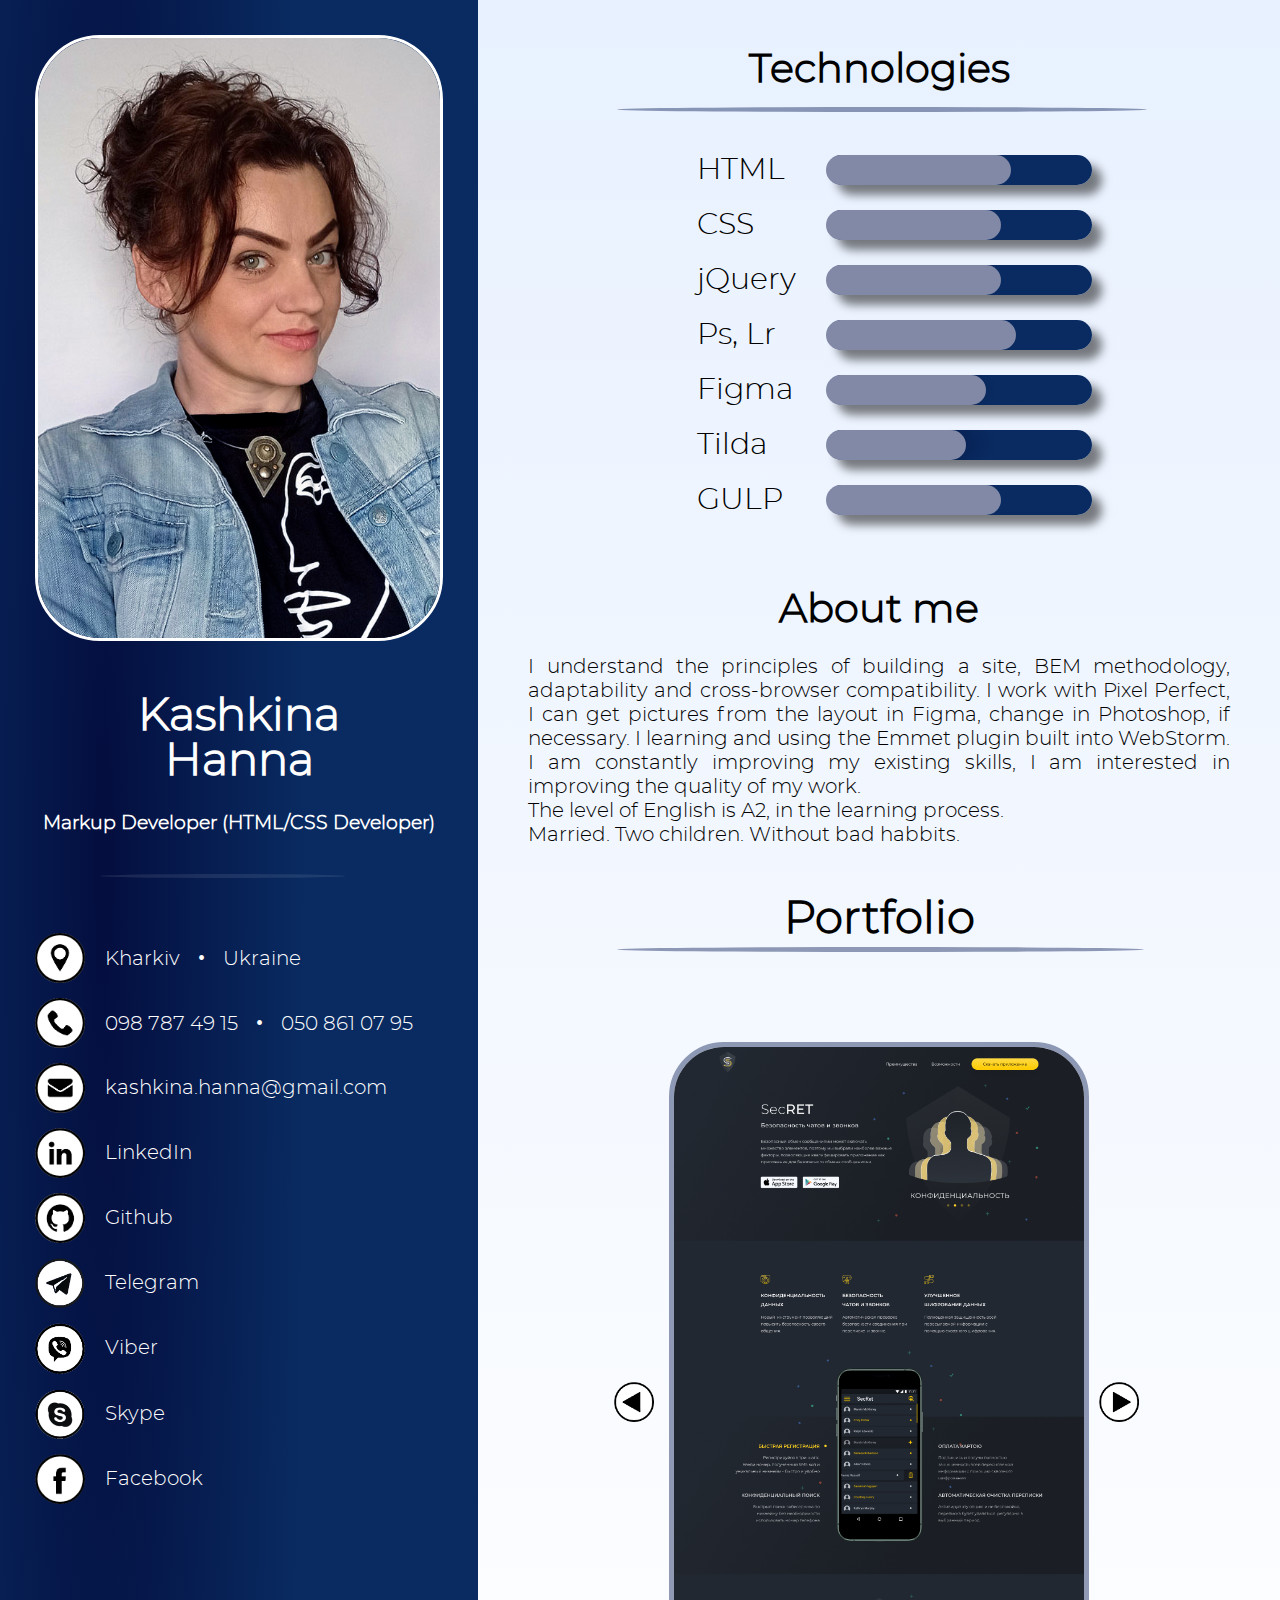
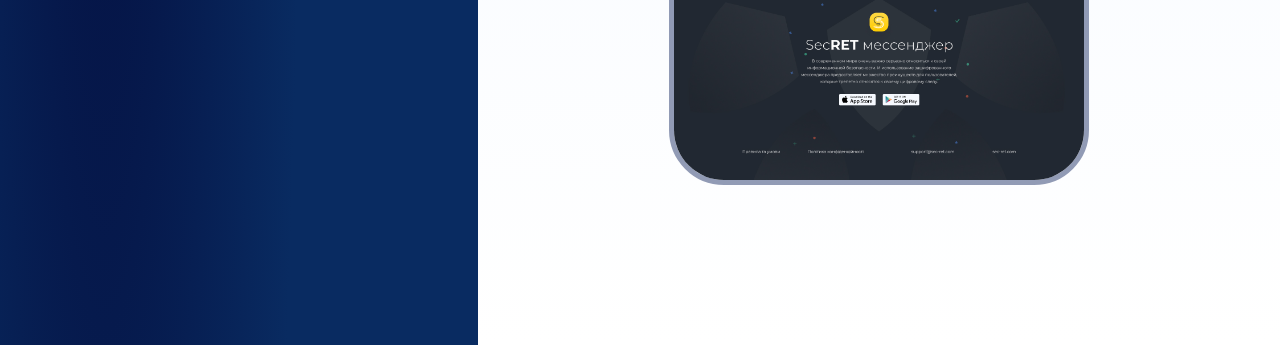
<file: index.html>
<!doctype html>
<html lang="en">
<head>
    <meta charset="UTF-8">
    <meta name="viewport"
          content="width=device-width, user-scalable=no, initial-scale=1.0, maximum-scale=1.0, minimum-scale=1.0">
    <meta http-equiv="X-UA-Compatible" content="ie=edge">
    <title>	&#9668;&bull;&ensp;Summary&ensp;&bull;&#9658;</title>
    <link rel="icon" href="./img/sammary/favicon.png">
    <link rel="stylesheet" href="./css/style.css">
    <link rel="stylesheet" href="./css/style-mobile.css">
    <link rel="stylesheet" href="slick/slick.css">
    <link rel="stylesheet" href="slick/slick-theme.css">
</head>
<body>
    <main class="main"  >
        <div class="main-container">
           <div class="left-container-wrapper">
               <img class="photo" src="./img/sammary/photo7.jpg" alt="">
               <div class="left-container-desc" >
                   <h1 class="title">Kashkina <br>Hanna</h1>
                   <h3 class="subtitle">Markup Developer (HTML/CSS Developer)</h3>
                   <figure class="icon-box">
                       <img class="icon" src="./img/sammary/location-icon.png" alt="">
                       <p class="icon-box-txt" >Kharkiv&emsp;&bull;&emsp;Ukraine</p>
                   </figure>
                   <figure class="icon-box">
                       <img class="icon" src="./img/sammary/phone-icon.png" alt="">
                       <p class="icon-box-txt" >098 787 49 15&emsp;&bull;&emsp;050 861 07 95</p>
                   </figure>
                   <figure class="icon-box">
                       <img class="icon" src="./img/sammary/e-mail-icon.png" alt="">
                       <a class="icon-box-txt" href="mailto:kashkina.hanna@gmail.com" target="_blank">kashkina.hanna@gmail.com</a>
                   </figure>
                   <figure class="icon-box">
                       <img class="icon" src="./img/sammary/linkedin-icon.png" alt="">
                       <a class="icon-box-txt"  href="https://www.linkedin.com/in/hanna-kashkina-31b330208/" target="_blank">LinkedIn</a>
                   </figure>
                   <figure class="icon-box">
                       <img class="icon" src="./img/sammary/github-icon.png" alt="">
                       <a class="icon-box-txt" href="https://github.com/anna-kashkina" target="_blank">Github</a>
                   </figure>
                   <figure class="icon-box">
                       <img class="icon" src="./img/sammary/telegram-icon.png" alt="">
                       <a class="icon-box-txt" href="https://t.me/KashkinaHanna" target="_blank">Telegram</a>
                   </figure>
                   <figure class="icon-box">
                       <img class="icon" src="./img/sammary/viber-icon.png" alt="">
                       <a class="icon-box-txt" href="viber://chat?number=%2B0508610795" target="_blank">Viber</a>
                   </figure>
                   <figure class="icon-box">
                       <img class="icon" src="./img/sammary/skype-icon.png" alt="">
                       <a class="icon-box-txt" href="Skype:cid.2f4df55aa53c2507" target="_blank">Skype</a>
                   </figure>
                   <figure class="icon-box">
                        <img class="icon" src="./img/sammary/fb-icon.png" alt="">
                       <a class="icon-box-txt" href="https://www.facebook.com/anna.kashkina.3/" target="_blank">Facebook</a>
                   </figure>
               </div>
           </div>
           <div class="right-container">
              <div class="right-box">
                  <div class="skill-box">
                      <h2 class="skill-title">Technologies</h2>
                      <p class="html-title skill-box-line">HTML</p>
                      <p class="html-title skill-box-line">CSS</p>
                      <p class="html-title skill-box-line">jQuery</p>
                      <p class="html-title skill-box-line">Ps, Lr</p>
                      <p class="html-title skill-box-line">Figma</p>
                      <p class="html-title skill-box-line">Tilda</p>
                      <p class="html-title skill-box-line">GULP</p>
                  </div>
                  <div class="about-box">
                      <h2 class="skill-title-about">About me</h2>
                      <p class="about-desc">I understand the principles of building a site, BEM methodology, adaptability and cross-browser compatibility. I work with Pixel Perfect, I can get pictures from the layout in Figma, change in Photoshop, if necessary. I learning and using the Emmet plugin built into WebStorm. I am constantly improving my existing skills, I am interested in improving the quality of my work.
                          <br >The level of English is A2, in the learning process.
                          <br >Married. Two children. Without bad habbits.
                      </p>
                  </div>
              </div>
              <div class="slider-title-box">
                  <h2 class="portfolio-title">Portfolio</h2>
                  <div class="slider-container">
                      <a class="slider-figure" target="_blank" href="sicret-chat.html">
                          <img class="slider-img" src="./img/sammary/secret.jpg" alt="">
                      </a>
                      <a class="slider-figure" target="_blank" href="momento-food.html">
                          <img class="slider-img" src="./img/sammary/momento.jpg" alt="">
                      </a>
                      <a class="slider-figure" target="_blank" href="joyspring.html">
                          <img class="slider-img" src="./img/sammary/joy1.jpg" alt="">
                      </a>
                      <a class="slider-figure" target="_blank" href="milanova.html">
                          <img class="slider-img" src="./img/sammary/mila.jpg" alt="">
                      </a>
                  </div>
              </div>
           </div>
        </div>
    </main>
    <script src="https://code.jquery.com/jquery-3.5.1.min.js"></script>
    <script src="http://ajax.googleapis.com/ajax/libs/jquery/1.7.1/jquery.min.js"></script>
    <script src="slick/slick.min.js"></script>
    <script>
        $(document).ready(function(){
            $('.slider-container').slick({
                infinite: true,
                slidesToShow: 1,
                slidesToScroll: 1,
                dots: false,
                autoplay: false,
                speed: 600,
                fade: true,
                // arrows: false, убрать стрелки на 1015пх
                /*prevArrow: "<img src='https://svgshare.com/i/6Ei.svg' class='prev' alt='1'>",
                nextArrow: "<img src='https://svgshare.com/i/6Gf.svg' class='next' alt='2'>",*/
                prevArrow: "<button type='button' class='arrow arrow-left'></button>",
                nextArrow: "<button type='button' class='arrow arrow-right'></button>",
                responsive: [
                    {
                        breakpoint: 601,
                        settings: {
                            arrows: false,
                            dots: true,
                            dotsClass: "dots",
                        }
                    },
                ]
            });
        });
    </script>
</body>
</html>
</file>
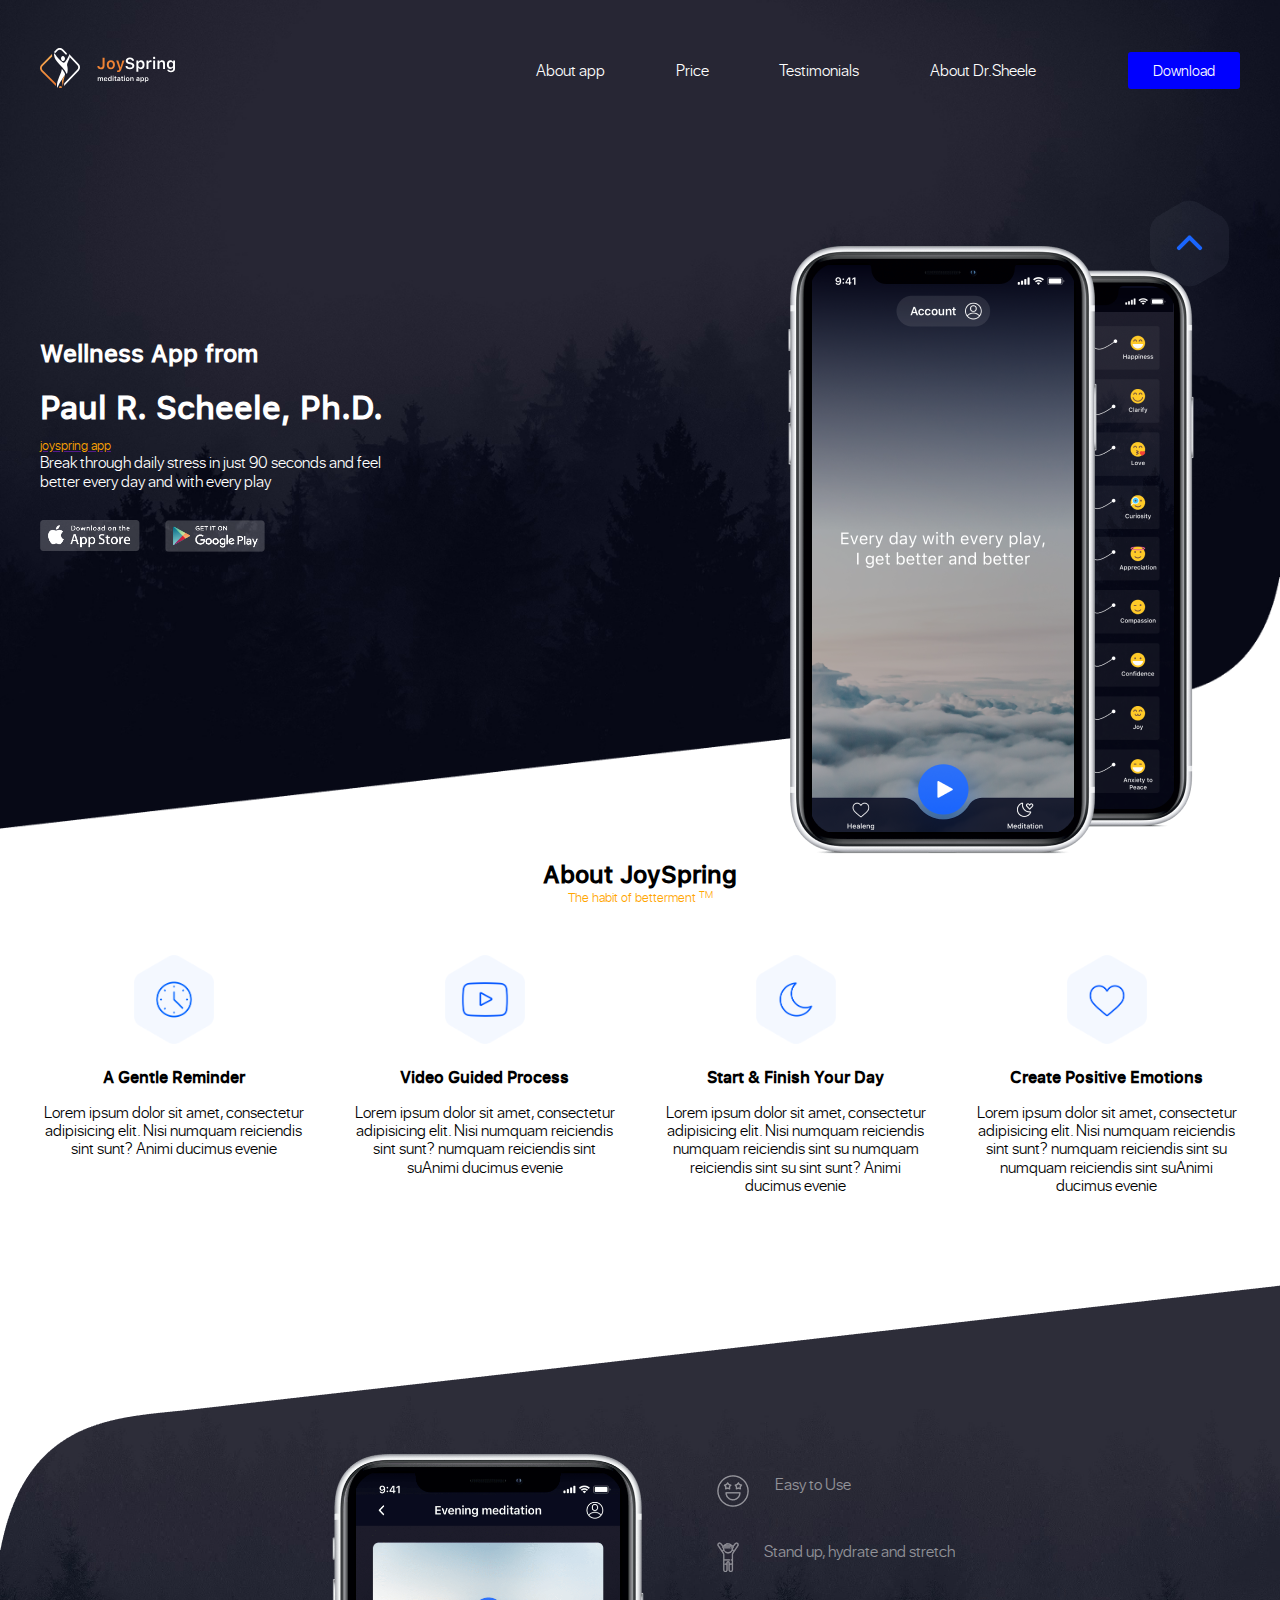
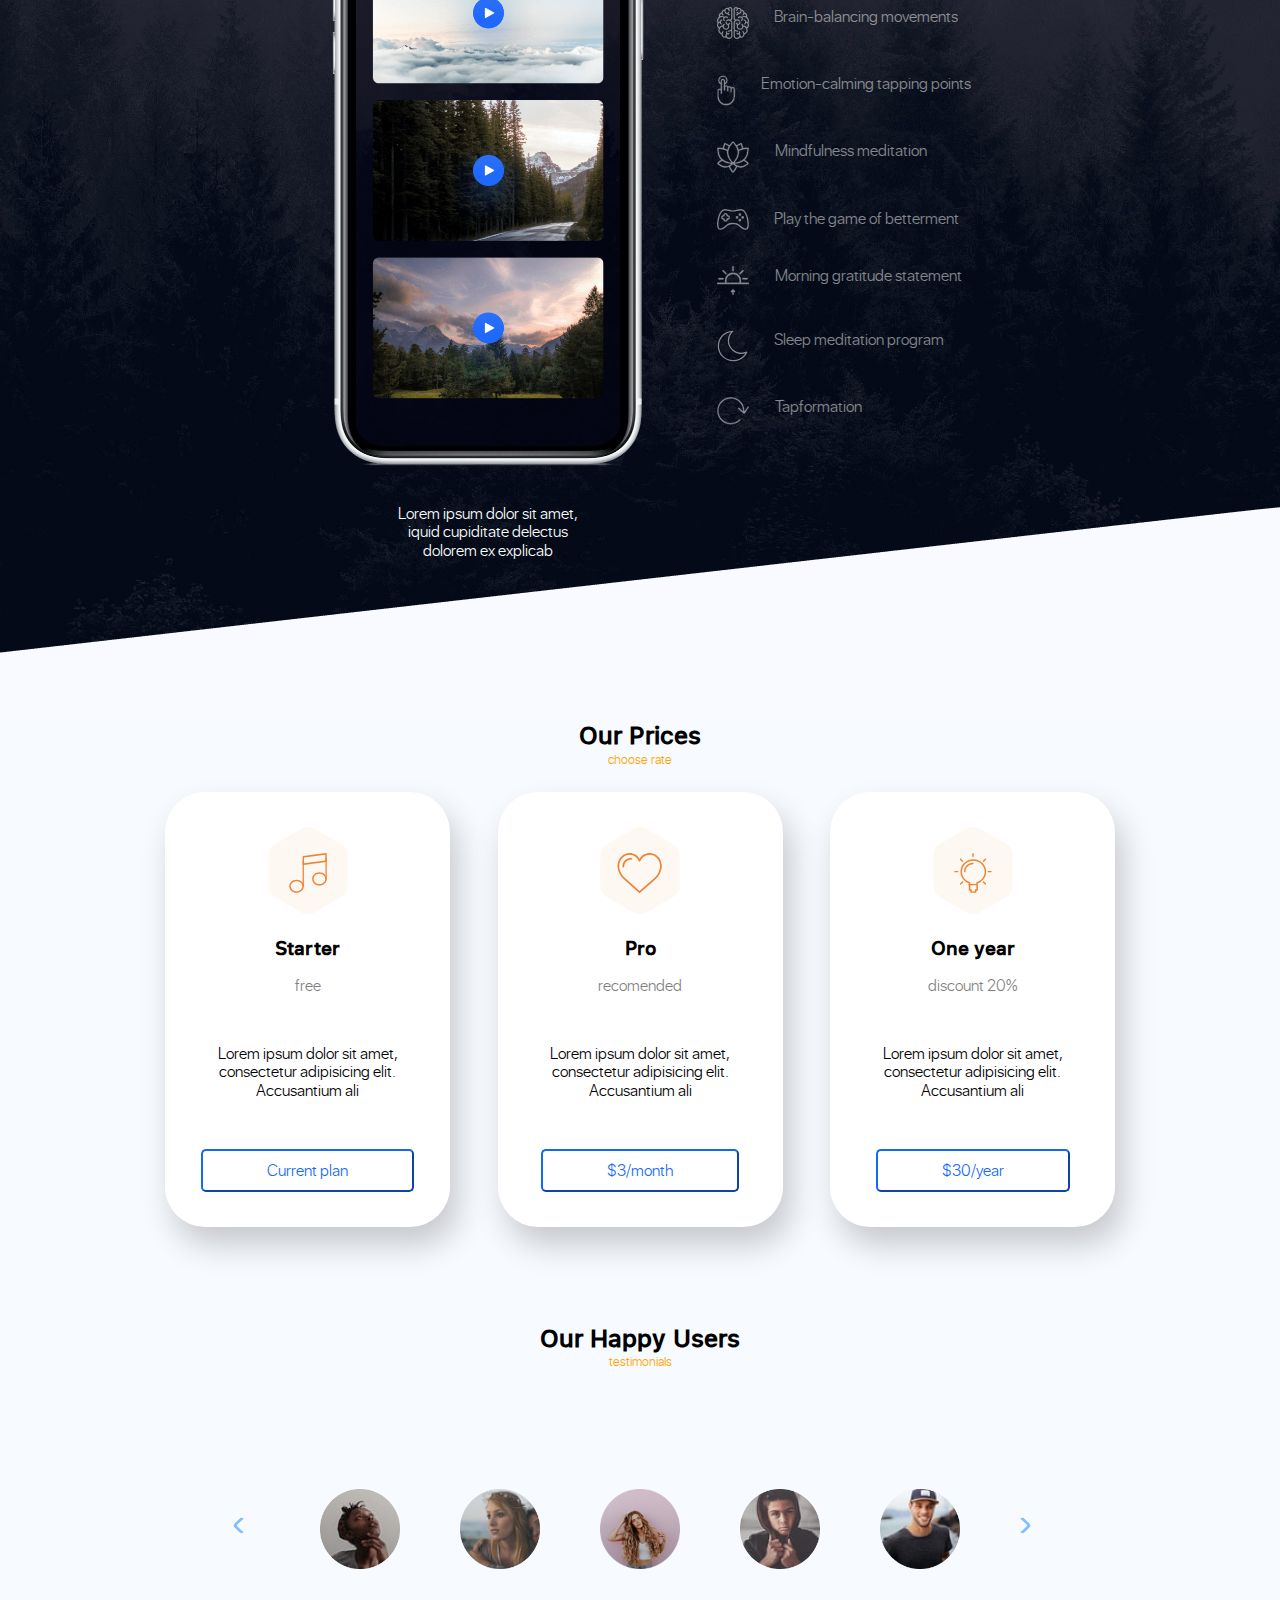
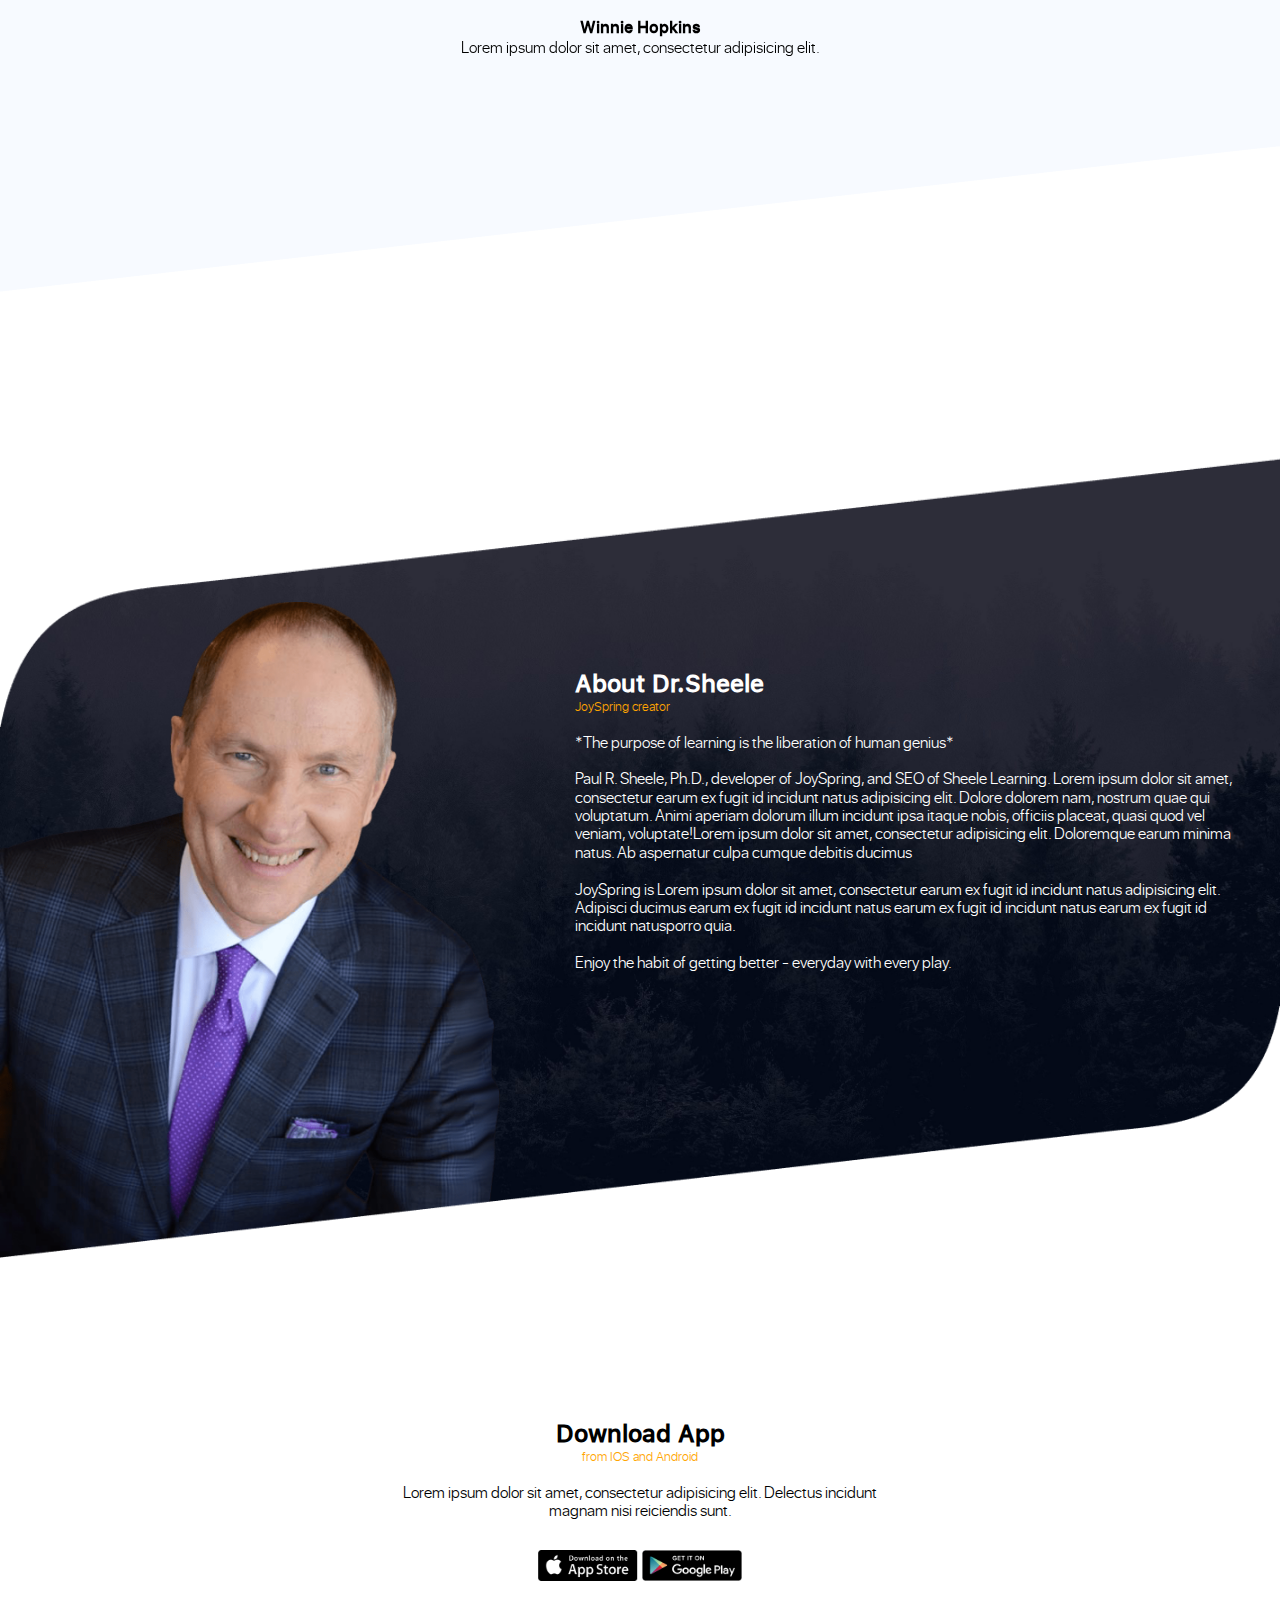
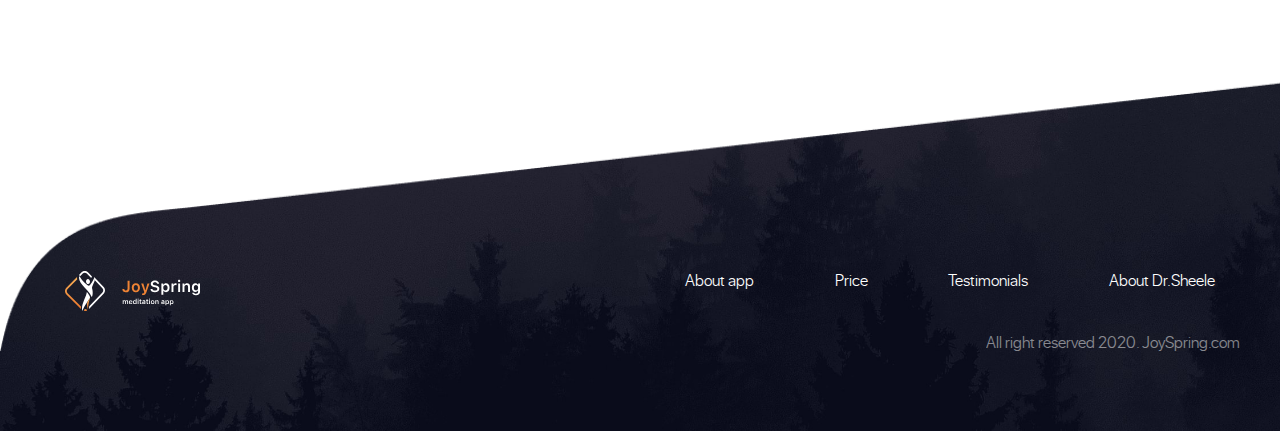
<file: joyspring.html>
<!doctype html>
<html lang="en">
<head>
    <meta charset="UTF-8">
    <meta name="viewport"
          content="width=device-width, user-scalable=no, initial-scale=1.0, maximum-scale=1.0, minimum-scale=1.0">
    <meta http-equiv="X-UA-Compatible" content="ie=edge">
    <title>JoySpring</title>
    <link rel="stylesheet" href="./css/style_joyspring.css">
    <link rel="stylesheet" href="./css/normalize.css">
    <link rel="stylesheet" href="./css/style_joyspring_mobile.css">
    <link rel="stylesheet" href="slick/slick.css">
    <link rel="stylesheet" href="slick/slick-theme.css">
    <link rel="shortcut icon" href="./img/joy_spring/favicon.png" type="image/png">
    <script src="./jquery-1.11.1.min/jquery-1.11.1.min.js"></script>
    <link rel="icon" href="./favicon_j_s/favicon.ico">
    <meta name="viewport" content="width=device-width">
</head>
<body>
 <div class="wrapper-all">
     <header id="header" class="header wrapper">
         <div class="menu">
             <a class="logo-box" href="index.html">
                 <img class="header-logo" src="./img/joy_spring/logo.svg" alt="">
             </a>
             <div class="menu-list">
                 <button class="download-button" type="button">Download</button>
                 <nav id="menu" class="header-menu-box">
                     <a class="menu-list-description" href="#part0">About app</a>
                     <a class="menu-list-description" href="#part1">Price</a>
                     <a class="menu-list-description" href="#part2">Testimonials</a>
                     <a class="menu-list-description" href="#part3">About Dr.Sheele</a>
                 </nav>
             </div>
         </div>
     </header>
     <main class="main ">
         <div class="forest-bg">
<!--             <img class="knife-down" src="./img/joy_spring/knife_down.png" alt="">-->
             <div class="wrapper">
                 <div class="wellness-deskription-container">
                 <div class="left-box">
                     <h2 class="wellness-title">Wellness App from</h2>
                     <h1 class="paul-title">Paul R. Scheele, Ph.D.</h1>
                     <a href="">
                         <p class="orange-txt">joyspring app</p>
                     </a>
                     <p class="desk-txt">Break through daily stress in just 90 seconds and feel better every day and with every play</p>
                     <div class="left-box-img">
                         <a href="">
                             <img class="left-img" src="./img/joy_spring/app_3x.png" alt="">
                         </a>
                         <a href="">
                             <img class="left-img" src="./img/joy_spring/google_3x.png" alt="">
                         </a>
                     </div>
                 </div>
                 <div class="right-box">
                     <img class="right-box-mob-1" src="./img/joy_spring/wellness-mob-1.png" alt="">
                     <img class="right-box-mob-2" src="./img/joy_spring/wellness-mob-2.png" alt="">
                 </div>
             </div>
             </div>
         </div>
         <div class="about-joyspring wrapper">
             <div class="about-js" id="part0">
                 <h2 class="about-heading">About JoySpring</h2>
                 <p class="orange-txt">The habit of betterment <sup>TM</sup></p>
             </div>
             <div class="about-img-container">
                 <div class="about-img-box">
                     <img class="about-img" src="./img/joy_spring/clock.png" alt="">
                     <p class="js-box-heading"><b>A Gentle Reminder</b></p>
                     <p class="js-box-desc">Lorem ipsum dolor sit amet, consectetur adipisicing elit. Nisi numquam reiciendis sint sunt? Animi ducimus evenie</p>
                 </div>
                 <div class="about-img-box">
                     <img class="about-img" src="./img/joy_spring/video.png" alt="">
                     <p class="js-box-heading"><b>Video Guided Process</b></p>
                     <p class="js-box-desc">Lorem ipsum dolor sit amet, consectetur adipisicing elit. Nisi numquam reiciendis sint sunt?  numquam reiciendis sint suAnimi ducimus evenie</p>
                 </div>
                 <div class="about-img-box">
                     <img class="about-img" src="./img/joy_spring/moon.png" alt="">
                     <p class="js-box-heading"><b>Start & Finish Your Day</b></p>
                     <p class="js-box-desc">Lorem ipsum dolor sit amet, consectetur adipisicing elit. Nisi numquam reiciendis numquam reiciendis sint su  numquam reiciendis sint su sint sunt? Animi ducimus evenie</p>
                 </div>
                 <div class="about-img-box">
                     <img class="about-img" src="./img/joy_spring/heart.png" alt="">
                     <p class="js-box-heading"><b>Create Positive Emotions</b></p>
                     <p class="js-box-desc">Lorem ipsum dolor sit amet, consectetur adipisicing elit. Nisi numquam reiciendis sint sunt?  numquam reiciendis sint su  numquam reiciendis sint suAnimi ducimus evenie</p>
                 </div>
             </div>
         </div>
         <div class="easy-to-use-container ">
             <div class="forest-mob"></div>
             <div class="easy-to-use-box wrapper">
                 <div class="easy-to-use-left">
                     <img class="easy-to-use-iphone" src="./img/joy_spring/iphone3_2x.png" alt="iphone">
                     <p class="desk-txt-w">Lorem ipsum dolor sit amet, iquid cupiditate delectus dolorem ex explicab</p>
                 </div>
                 <div class="easy-to-use-right">
                     <div class="easy-box">
                         <img class="easy-box-img" src="./img/joy_spring/smile.png" alt="smile">
                         <a class="desk-txt-white cursor">Easy to Use</a>
                     </div>
                     <div class="easy-box">
                         <img class="easy-box-img" src="./img/joy_spring/human.svg" alt="smile">
                         <a class="desk-txt-white cursor">Stand up, hydrate and stretch</a>
                     </div>
                     <div class="easy-box">
                         <img class="easy-box-img" src="./img/joy_spring/brain.svg" alt="smile">
                         <a class="desk-txt-white cursor">Brain-balancing movements</a>
                     </div>
                     <div class="easy-box">
                         <img class="easy-box-img" src="./img/joy_spring/emotion.svg" alt="smile">
                         <a class="desk-txt-white cursor">Emotion-calming tapping points</a>
                     </div>
                     <div class="easy-box">
                         <img class="easy-box-img" src="./img/joy_spring/lotus.svg" alt="smile">
                         <a class="desk-txt-white cursor">Mindfulness meditation</a>
                     </div>
                     <div class="easy-box">
                         <img class="easy-box-img" src="./img/joy_spring/play.svg" alt="smile">
                         <a class="desk-txt-white cursor">Play the game of betterment</a>
                     </div>
                     <div class="easy-box">
                         <img class="easy-box-img" src="./img/joy_spring/sun.svg" alt="smile">
                         <a class="desk-txt-white cursor">Morning gratitude statement</a>
                     </div>
                     <div class="easy-box">
                         <img class="easy-box-img" src="./img/joy_spring/moon2.svg" alt="smile">
                         <a class="desk-txt-white cursor">Sleep meditation program</a>
                     </div>
                     <div class="easy-box">
                         <img class="easy-box-img" src="./img/joy_spring/refresh.svg" alt="smile">
                         <a class="desk-txt-white cursor">Tapformation</a>
                     </div>
                 </div>
             </div>
         </div>
         <div class="our-prices-container" id="part1">
             <div class="our-prices-box wrapper">
                 <div class="our-prices-heading">
                     <h2>Our Prices</h2>
                     <p class="orange-txt">choose rate</p>
                 </div>
                 <div class="our-prices-white-box">
                     <div class="white-box">
                         <img class="about-img" src="./img/joy_spring/starter_ico.svg" alt="">
                         <h3 class="js-box-heading">Starter</h3>
                         <p class="txt-opacity">free</p>
                         <p class="white-box-desk">Lorem ipsum dolor sit amet, consectetur adipisicing elit. Accusantium ali</p>
                         <button class="white-box-button" type="button">Current plan</button>
                     </div>
                     <div class="white-box">
                         <img class="about-img" src="./img/joy_spring/heart2.svg" alt="">
                         <h3 class="js-box-heading">Pro</h3>
                         <p class="txt-opacity">recomended</p>
                         <p class="white-box-desk">Lorem ipsum dolor sit amet, consectetur adipisicing elit. Accusantium ali</p>
                         <button class="white-box-button" type="button">$3/month</button>
                     </div>
                     <div class="white-box white-box-3">
                         <img class="about-img" src="./img/joy_spring/light_bulb.svg" alt="">
                         <h3 class="js-box-heading">One year</h3>
                         <p class="txt-opacity">discount 20%</p>
                         <p class="white-box-desk">Lorem ipsum dolor sit amet, consectetur adipisicing elit. Accusantium ali</p>
                         <button class="white-box-button" type="button">$30/year</button>
                     </div>
                 </div>
             </div>
         </div>
         <div class="our-happy-users" id="part2">
             <div class="our-desk">
                 <h2>Our Happy Users</h2>
                 <p class="orange-txt">testimonials</p>
             </div>
             <div class="slider-container">
                 <figure class="slider-figure">
                    <img class="slider-img" src="./img/joy_spring/uorUser1.png" alt="">
                    <p class="slider-desk"></p>
                </figure>
                 <figure class="slider-figure">
                     <img class="slider-img" src="./img/joy_spring/uorUser2.png" alt="">
                 </figure>
                 <figure class="slider-figure">
                     <img class="slider-img" src="./img/joy_spring/uorUser3.png" alt="">
<!--                         <p class="slider-desk">Lorem ipsum dolor sit amet, consectetur adipisicing elit. Accusantium aliquam, aliquid </p>-->
                 </figure>
                 <figure class="slider-figure">
                     <img class="slider-img" src="./img/joy_spring/uorUser4.png" alt="">
                 </figure>
                 <figure class="slider-figure">
                     <img class="slider-img" src="./img/joy_spring/uorUser5.png" alt="">
                 </figure>
                 <figure class="slider-figure">
                     <img class="slider-img" src="./img/joy_spring/uorUser4.png" alt="">
                 </figure>
             </div>
             <div class="slider-container-solo">
                 <figure class="slider-figure">
                     <h2 class="name-user">Winnie Hopkins</h2>
                     <p class="slider-desk">Lorem ipsum dolor sit amet, consectetur adipisicing elit.</p>
                 </figure>
                 <figure class="slider-figure">
                     <h2 class="name-user">Sersey Lanister</h2>
                     <p class="slider-desk">Lorem ipsum dolor sit amet, consectetur adipisicing elit.</p>
                 </figure>
                 <figure class="slider-figure">
                     <h2 class="name-user">Gregory Nolan</h2>
                     <p class="slider-desk">Lorem ipsum dolor sit amet, consectetur adipisicing elit.</p>
                 </figure>
                 <figure class="slider-figure">
                     <h2 class="name-user">Ned Broun</h2>
                     <p class="slider-desk">Lorem ipsum dolor sit amet, consectetur adipisicing elit.</p>
                 </figure>
                 <figure class="slider-figure">
                     <h2 class="name-user">John Dou</h2>
                     <p class="slider-desk">Lorem ipsum dolor sit amet, consectetur adipisicing elit.</p>
                 </figure>
                 <figure class="slider-figure">
                     <h2 class="name-user">Lidia Grain</h2>
                     <p class="slider-desk">Lorem ipsum dolor sit amet, consectetur adipisicing elit.</p>
                 </figure>
             </div>
         </div>
         <div class="about-dr-sheele" id="part3">
             <div class="forest-dr-sheel"></div>
             <img class="forest-dr-sheel-knife" src="./img/joy_spring/knife_down.png" alt="knife down">
             <div class="about-dr-sheele-container">
                 <div class="about-dr-sheele-left">
                     <img class="photo-dr-sheele" src="./img/joy_spring/drImg.png" alt="doctor">
                 </div>
                 <div class="about-dr-sheele-right">
                     <h2 class="color-white">About Dr.Sheele</h2>
                     <p class="orange-txt">JoySpring creator</p>
                     <p class="color-white about-dr-font"><br>*The purpose of learning is the liberation of human genius*</p>
                     <p class="color-white about-dr-font"><br>Paul R. Sheele, Ph.D., developer of JoySpring, and SEO of Sheele Learning. Lorem ipsum dolor sit amet, consectetur  earum ex fugit id incidunt natus adipisicing elit. Dolore dolorem nam, nostrum quae qui voluptatum. Animi aperiam dolorum illum incidunt ipsa itaque nobis, officiis placeat, quasi quod vel veniam, voluptate!Lorem ipsum dolor sit amet, consectetur adipisicing elit. Doloremque earum minima natus. Ab aspernatur culpa cumque debitis ducimus</p>
                     <p class="color-white about-dr-font"><br>JoySpring is Lorem ipsum dolor sit amet, consectetur  earum ex fugit id incidunt natus adipisicing elit. Adipisci ducimus earum ex fugit id incidunt natus  earum ex fugit id incidunt natus earum ex fugit id incidunt natusporro quia. </p>
                     <p class="color-white about-dr-font"><br>Enjoy the habit of getting better - everyday with every play.</p>
                 </div>
             </div>
         </div>
         <div class="download wrapper">
             <h2>Download App</h2>
             <p class="orange-txt">from IOS and Android</p>
             <p class="desk-txt"><br>Lorem ipsum dolor sit amet, consectetur adipisicing elit. Delectus incidunt magnam nisi reiciendis sunt.</p>
             <a class="app-link-download" href="#">
                 <img class="app-img" src="./img/joy_spring/appBlack.png" alt="">
             </a>
             <a class="app-link-download" href="#">
                 <img class="app-img" src="./img/joy_spring/googleBlack.png" alt="">
             </a>
         </div>
     </main>
     <footer class="footer">
         <div class="wrapper footer-nav">
             <nav id="up-arrow">
                 <a href="header">
                    <img class="up-arrow" src="./img/joy_spring/upArrow.png" alt="">
                 </a>
             </nav>
             <div class="menu-footer">
                 <a href="index.html">
                     <img class="header-logo" src="./img/joy_spring/logo.svg" alt="">
                 </a>
                 <nav id="menu-footer" class="menu-list-footer">
                     <a class="footer-menu-list-description" href="#part0">About app</a>
                     <a class="footer-menu-list-description" href="#part1">Price</a>
                     <a class="footer-menu-list-description" href="#part2">Testimonials</a>
                     <a class="footer-menu-list-description" href="#part3">About Dr.Sheele</a>
                 </nav>
             </div>
             <div class="txt-end">
                 <p><br>All right reserved 2020. JoySpring.com</p>
             </div>
         </div>
     </footer>
 </div>
 <script src="https://code.jquery.com/jquery-3.5.1.min.js"></script>
 <script src="http://ajax.googleapis.com/ajax/libs/jquery/1.7.1/jquery.min.js"></script>
 <script type="text/javascript" src="https://ajax.googleapis.com/ajax/libs/jquery/1.10.1/jquery.min.js"></script>  <!--скрол по сайту-->
 <script src="slick/slick.min.js"></script>
 <script>
     $(document).ready(function(){
         $('.slider-container').slick({
             infinite: true,
             slidesToShow: 5,
             slidesToScroll: 1,
             asNavFor: '.slider-container-solo',
             dots: false,
             //autoplay: true,
             speed: 600,
             // fade: true,
             arrows: true,
             prevArrow: "<button type='button' class='arrow arrow-left'></button>",
             nextArrow: "<button type='button' class='arrow arrow-right'></button>",
             responsive: [
                 {
                     breakpoint: 881,
                     settings: {
                         slidesToShow: 3,
                         slidesToScroll: 1,
                         infinite: true,
                     }
                 },
                 {
                     breakpoint: 525,
                     settings: {
                         slidesToShow: 1,
                         slidesToScroll: 1,
                         infinite: true,
                     }
                 },
             ]
         });
         $('.slider-container-solo').slick({
             // infinite: true,
             slidesToShow: 1,
             slidesToScroll: 1,
             //autoplay: true,
             arrows: false,
             // speed: 600,
             fade: true,
             asNavFor: '.slider-container',
             // dots: false,
             /*prevArrow: "<button type='button' class='arrow arrow-left'></button>",
             nextArrow: "<button type='button' class='arrow arrow-right'></button>",
             responsive: [
                 {
                     breakpoint: 881,
                     settings: {
                         slidesToShow: 3,
                         slidesToScroll: 1,
                         infinite: true,
                     }
                 },
             ]*/
         });
     });
 </script>
  <script type="text/javascript">
     $(document).ready(function(){
         $("#menu, #menu-footer, #up-arrow").on("click","a", function (event) {
             event.preventDefault();
             let id  = $(this).attr('href'),
                 top = $(id).offset().top;
             $('body,html').animate({scrollTop: top}, 1500);
         });
     });
 </script>
</body>
</html>
</file>
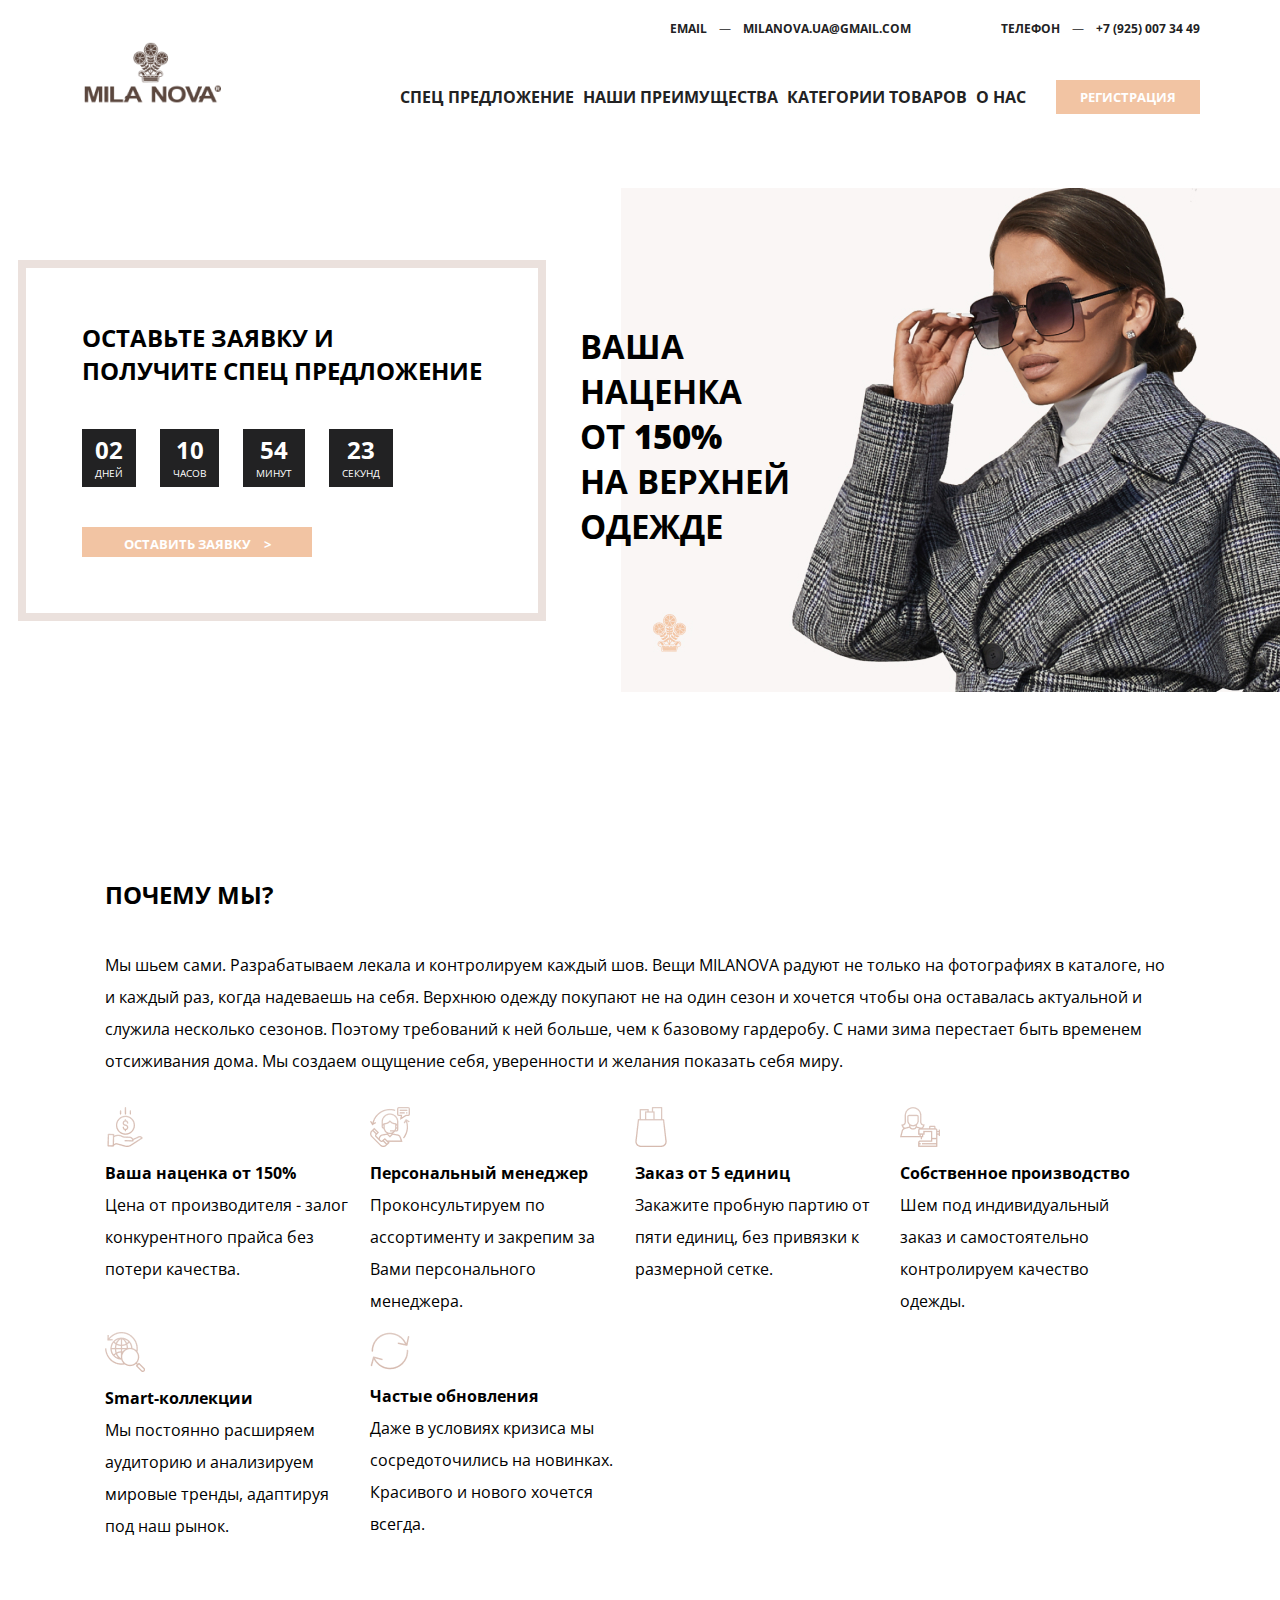
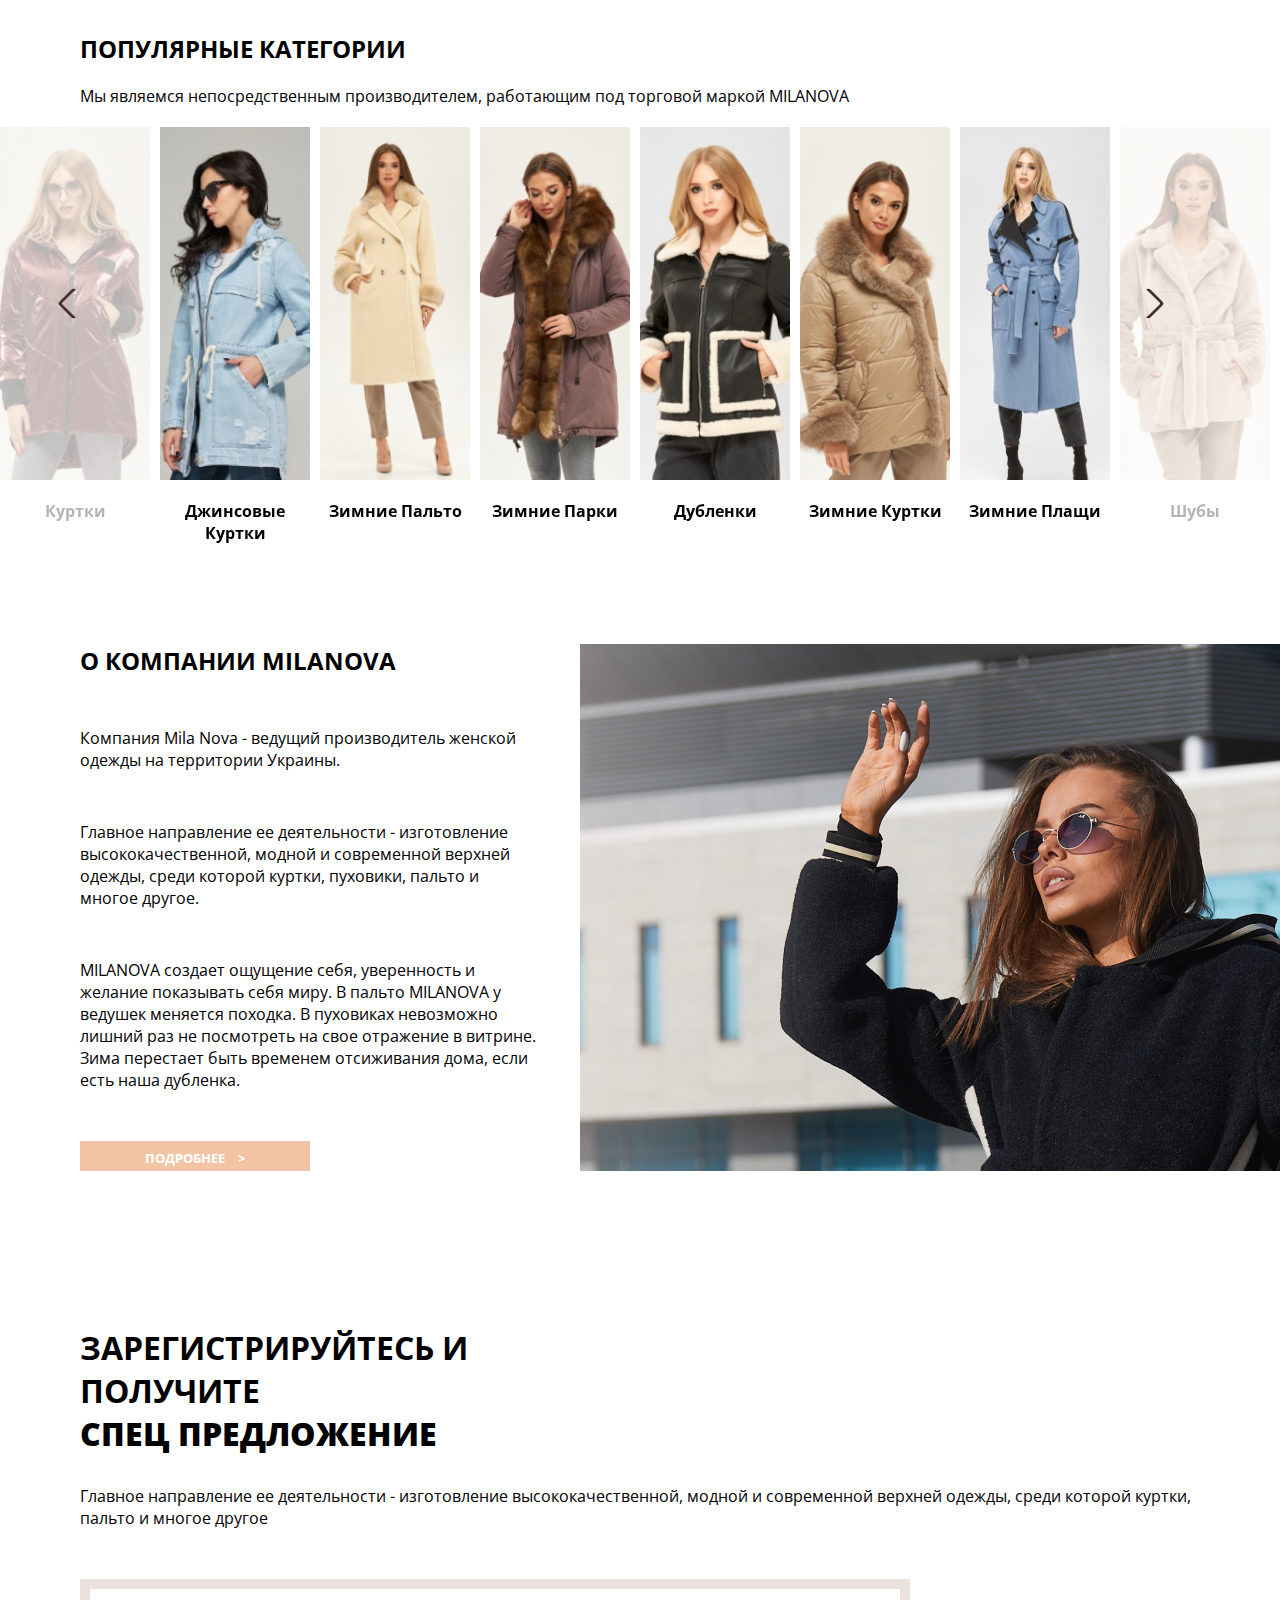
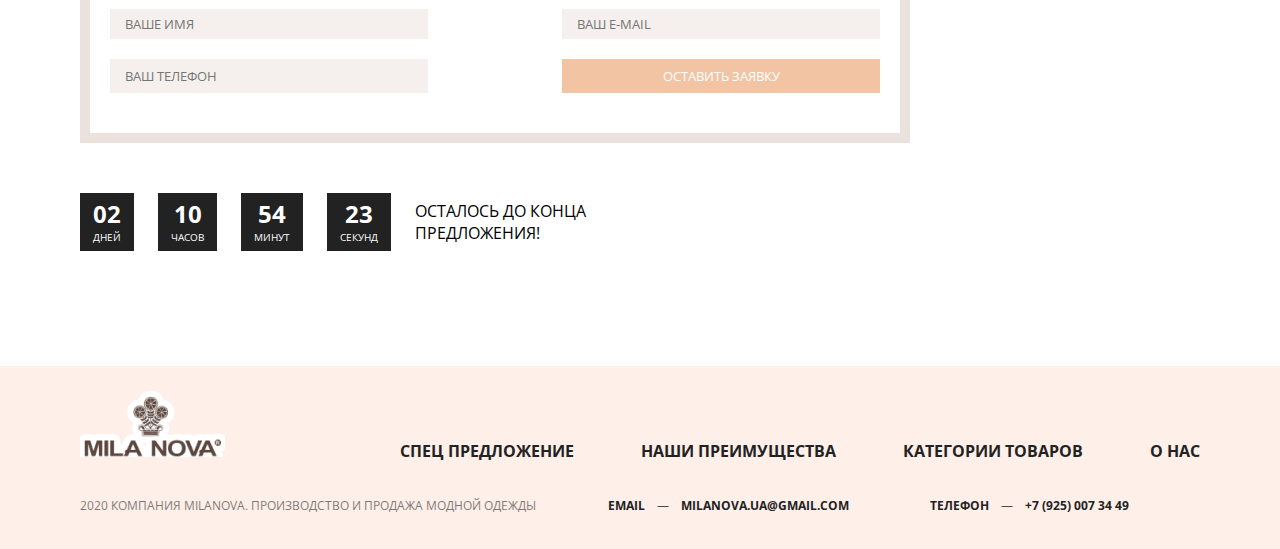
<file: milanova.html>
<!doctype html>
<html lang="en">
<head>
    <meta charset="UTF-8">
    <meta name="viewport"
          content="width=device-width, user-scalable=no, initial-scale=1.0, maximum-scale=1.0, minimum-scale=1.0">
    <meta http-equiv="X-UA-Compatible" content="ie=edge">
    <title>Mila Nova</title>
    <link rel="stylesheet" href="./css/milanova-style.css">
    <link rel="stylesheet" href="./css/milanova-style-mobile.css">
    <link rel="icon" href="./img/milanova/milanova-fav.png">
    <link rel="stylesheet" href="slick/slick.css">
    <link rel="stylesheet" href="slick/slick-theme.css">
    <link rel="preconnect" href="https://fonts.gstatic.com">
    <link href="https://fonts.googleapis.com/css2?family=Open+Sans:wght@300&display=swap" rel="stylesheet">
</head>
<body>
    <div class="global-wrapper">
        <header id="header" class="header">
            <section class="header-menu-container wrapper">
                <div class="header-container-upper">
                    <div class="header-upper-box">
                        <p class="header-upper-item"><b>EMAIL</b>&emsp;&mdash;&emsp;</p>
                        <a class="header-upper-link" href=""><b>MILANOVA.UA@GMAIL.COM</b></a>
                    </div>
                    <div class="header-upper-box">
                        <p class="header-upper-item"><b>ТЕЛЕФОН</b>&emsp;&mdash;&emsp;</p>
                        <a class="header-upper-link" href=""><b>+7 (925) 007 34 49</b></a>
                    </div>
                </div>
                <div class="header-container">
                    <a href="index.html">
                        <img class="header-logo" src="./img/milanova/milanova-logo1.png" alt="">
                    </a>
                    <div class="header-menu">
                        <button class="button" type="button"><b>РЕГИСТРАЦИЯ</b></button>
                        <nav id="menu" class="header-nav">
                            <a class="header-nav-item" href="#p1"><b>СПЕЦ ПРЕДЛОЖЕНИЕ</b></a>
                            <a class="header-nav-item" href="#p2"><b>НАШИ ПРЕИМУЩЕСТВА</b></a>
                            <a class="header-nav-item" href="#p3"><b>КАТЕГОРИИ ТОВАРОВ</b></a>
                            <a class="header-nav-item" href="#p4"><b>О НАС</b></a>
                        </nav>

                    </div>
                </div>
            </section>
        </header>
        <main class="main">
            <section class="special-offer ">
                <div class="special-offer-wrapper">
                    <div class="special-offer-left-container">
                        <h2 class="special-title">ОСТАВЬТЕ ЗАЯВКУ И <br>ПОЛУЧИТЕ СПЕЦ ПРЕДЛОЖЕНИЕ</h2>
                        <div class="number-box">
                            <div class="number-box-item">
                                <div class="number-box-inner">
                                    <h2>02</h2>
                                    <p class="number-box-txt" >ДНЕЙ</p>
                                </div>
                            </div>
                            <div class="number-box-item">
                                <div class="number-box-inner">
                                    <h2>10</h2>
                                    <p class="number-box-txt">ЧАСОВ</p>
                                </div>
                            </div>
                            <div class="number-box-item">
                                <div class="number-box-inner">
                                    <h2>54</h2>
                                    <p class="number-box-txt">МИНУТ</p>
                                </div>
                            </div>
                            <div class="number-box-item">
                                <div class="number-box-inner">
                                    <h2>23</h2>
                                    <p class="number-box-txt" >СЕКУНД</p>
                                </div>
                            </div>
                        </div>
                        <button class="button button-offer" type="button"><b>ОСТАВИТЬ ЗАЯВКУ&#8195;&#62;</b></button>
                    </div>
                    <div class="special-offer-right-container">
                        <h4 class="special-title-right">ВАША <br>НАЦЕНКА <br>ОТ <span class="bold">150%</span> <br>НА ВЕРХНЕЙ <br>ОДЕЖДЕ</h4>
                        <img class="special-offer-img" src="./img/milanova/maskgroup1.jpg" alt="">
                    </div>
                </div>
            </section>
            <section class="why-we wrapper">
                <img class="why-we-img" src="./img/milanova/maskgroup3.jpg" alt="">
                <div class="why-we-container">
                    <article class="why-we-box">
                        <h2 class="why-we-title" id="p2">ПОЧЕМУ МЫ?</h2>
                        <p class="why-we-desc">Мы шьем сами. Разрабатываем лекала и контролируем каждый шов.
                            Вещи MILANOVA радуют не только на фотографиях в каталоге, но и каждый раз, когда надеваешь на себя. Верхнюю одежду покупают не на один сезон и хочется чтобы она оставалась актуальной и служила несколько сезонов. Поэтому требований к ней больше, чем к базовому гардеробу. С нами зима перестает быть временем отсиживания дома. Мы создаем ощущение себя, уверенности и желания показать себя миру.</p>
                    </article>
                    <div class="why-we-box2">
                        <figure class="why-we-box-inner">
                            <img src="./img/milanova/gave-money.png" alt="">
                            <p><b>Ваша наценка от 150%</b></p>
                            <p>Цена от производителя - залог конкурентного прайса без потери качества.</p>
                        </figure>
                        <figure class="why-we-box-inner">
                            <img src="./img/milanova/customer-service.png" alt="">
                            <p><b>Персональный менеджер</b></p>
                            <p>Проконсультируем по ассортименту и закрепим за Вами персонального менеджера.</p>
                        </figure>
                        <figure class="why-we-box-inner">
                            <img src="./img/milanova/bag.png" alt="">
                            <p><b>Заказ от 5 единиц</b></p>
                            <p>Закажите пробную партию от пяти единиц, без привязки к размерной сетке. </p>
                        </figure>
                        <figure class="why-we-box-inner">
                            <img src="./img/milanova/cady.png" alt="">
                            <p><b>Собственное производство</b></p>
                            <p>Шем под индивидуальный заказ и самостоятельно контролируем качество одежды.</p>
                        </figure>
                        <figure class="why-we-box-inner">
                            <img src="./img/milanova/globus.png" alt="">
                            <p><b>Smart-коллекции</b></p>
                            <p>Мы постоянно расширяем аудиторию и анализируем мировые тренды, адаптируя под наш рынок.</p>
                        </figure>
                        <figure class="why-we-box-inner">
                            <img src="./img/milanova/arrow.png" alt="">
                            <p><b>Частые обновления </b></p>
                            <p>Даже в условиях кризиса мы сосредоточились на новинках. Красивого и нового хочется всегда.</p>
                        </figure>
                    </div>
                </div>
            </section>
            <section class="slider-section">
                <div class="slider-section-desc wrapper">
                    <h2 class="slider-section-desc-title" id="p3" >ПОПУЛЯРНЫЕ КАТЕГОРИИ</h2>
                    <p class="slider-section-desc-subtitle">Мы являемся непосредственным производителем, работающим под торговой маркой MILANOVA</p>
                </div>
                <div class="slider-invisible"></div>
                <div class="slider-invisible slider-invisible-right"></div>
                <div class="slider-container">
                    <figure class="slider-item">
                        <a class="slider-link" href="">
                            <img class="slider-img" src="./img/milanova/kurtkad1.jpg" alt="">
                            <p class="slider-description"><strong>Куртки</strong></p>
                        </a>
                    </figure>
                    <figure class="slider-item">
                        <a class="slider-link" href="">
                            <img class="slider-img" src="./img/milanova/kurtkad4.jpg" alt="">
                            <p class="slider-description"><strong>Джинсовые Куртки</strong></p>
                        </a>
                    </figure>
                    <figure class="slider-item">
                        <a class="slider-link" href="">
                            <img class="slider-img" src="./img/milanova/kurtkad10.jpg" alt="">
                            <p class="slider-description"><strong>Зимние Пальто</strong></p>
                        </a>
                    </figure>
                    <figure class="slider-item">
                        <a class="slider-link" href="">
                            <img class="slider-img" src="./img/milanova/kurtkad5.jpg" alt="">
                            <p class="slider-description"><strong>Зимние Парки</strong></p>
                        </a>
                    </figure>
                    <figure class="slider-item">
                        <a class="slider-link" href="">
                            <img class="slider-img" src="./img/milanova/kurtkad2.jpg" alt="">
                            <p class="slider-description"><strong>Дубленки</strong></p>
                        </a>
                    </figure>
                    <figure class="slider-item">
                        <a class="slider-link" href="">
                            <img class="slider-img" src="./img/milanova/kurtkad3.jpg" alt="">
                            <p class="slider-description"><strong>Зимние Куртки</strong></p>
                        </a>
                    </figure>
                    <figure class="slider-item">
                        <a class="slider-link" href="">
                            <img class="slider-img" src="./img/milanova/kurtkad6.jpg" alt="">
                            <p class="slider-description"><strong>Зимние Плащи</strong></p>
                        </a>
                    </figure>
                    <figure class="slider-item">
                        <a class="slider-link" href="">
                            <img class="slider-img" src="./img/milanova/kurtkad8.jpg" alt="">
                            <p class="slider-description"><strong>Шубы</strong></p>
                        </a>
                    </figure>
                    <figure class="slider-item">
                        <a class="slider-link" href="">
                            <img class="slider-img" src="./img/milanova/kurtkad5.jpg" alt="">
                            <p class="slider-description"><strong>Зимние Парки</strong></p>
                        </a>
                    </figure>
                    <figure class="slider-item">
                        <a class="slider-link" href="">
                            <img class="slider-img" src="./img/milanova/kurtkad7.jpg" alt="">
                            <p class="slider-description"><strong>Плащи</strong></p>
                        </a>
                    </figure>
                    <figure class="slider-item">
                        <a class="slider-link" href="">
                            <img class="slider-img" src="./img/milanova/kurtkad9.jpg" alt="">
                            <p class="slider-description"><strong>Пальто</strong></p>
                        </a>
                    </figure>
                </div>
            </section>
            <section class="about-milanova wrapper">
                <article class="about-milanova-desc wrapper">
                    <h2 class="about-milanova-title" id="p4">О КОМПАНИИ MILANOVA</h2>
                    <p class="about-milanova-subtitle">Компания Mila Nova - ведущий производитель женской одежды на территории Украины.</p>
                    <p class="about-milanova-subtitle">Главное направление ее деятельности - изготовление высококачественной, модной и современной верхней одежды, среди которой куртки, пуховики, пальто и многое другое.</p>
                    <p class="about-milanova-subtitle">MILANOVA создает ощущение себя, уверенность и желание показывать себя миру. В пальто MILANOVA у ведушек меняется походка. В пуховиках невозможно лишний раз не посмотреть на свое отражение в витрине. Зима перестает быть временем отсиживания дома, если есть наша дубленка.</p>
                    <button class="button button-offer" type="button"><b>ПОДРОБНЕЕ&#8195;&#62;</b></button>
                </article>
                <div class="about-milanova-img_main"></div>

            </section>
            <section class="register wrapper">
                <img class="register-img" src="./img/milanova/reg-img.jpg" alt="">
                <figure class="register-container">
                    <h2 class="register-title" id="p1" >ЗАРЕГИСТРИРУЙТЕСЬ И <br>ПОЛУЧИТЕ <p class="strong"><strong>СПЕЦ ПРЕДЛОЖЕНИЕ</strong></p></h2>
                    <p class="register-subtitle">Главное направление ее деятельности - изготовление высококачественной, модной и современной верхней одежды, среди которой куртки, пальто и многое другое</p>

                    <form class="register-form" action="#">
                        <input class="register-input" type="name" name="username" placeholder="ВАШЕ ИМЯ" required>
                        <input class="register-input" type="email" name="e-mail" placeholder="ВАШ E-MAIL" required>
                        <input class="register-input" type="text" name="phone" placeholder="ВАШ ТЕЛЕФОН" required>
                        <button class="register-input register-new-button" type="submit">ОСТАВИТЬ ЗАЯВКУ</button>
                    </form>
                    <div class="number-box-register">
                        <div class="number-box nb">
                            <div class="number-box-item">
                                <div class="number-box-inner">
                                    <h2>02</h2>
                                    <p class="number-box-txt" >ДНЕЙ</p>
                                </div>
                            </div>
                            <div class="number-box-item">
                                <div class="number-box-inner">
                                    <h2>10</h2>
                                    <p class="number-box-txt">ЧАСОВ</p>
                                </div>
                            </div>
                            <div class="number-box-item">
                                <div class="number-box-inner">
                                    <h2>54</h2>
                                    <p class="number-box-txt">МИНУТ</p>
                                </div>
                            </div>
                            <div class="number-box-item">
                                <div class="number-box-inner">
                                    <h2>23</h2>
                                    <p class="number-box-txt" >СЕКУНД</p>
                                </div>
                            </div>
                        </div>
                        <p class="number-box-sub">ОСТАЛОСЬ ДО КОНЦА ПРЕДЛОЖЕНИЯ!</p>
                    </div>
                </figure>
            </section>
        </main>
        <footer class="footer">
            <section class="footer-menu-container">
            <div class="footer-container">
                <a href="/">
                    <img class="header-logo" src="./img/milanova/milanova-logo1.png" alt="">
                </a>
                <nav class="footer-nav">
                    <a class="footer-nav-item" href=""><b>СПЕЦ ПРЕДЛОЖЕНИЕ</b></a>
                    <a class="footer-nav-item" href=""><b>НАШИ ПРЕИМУЩЕСТВА</b></a>
                    <a class="footer-nav-item" href=""><b>КАТЕГОРИИ ТОВАРОВ</b></a>
                    <a class="footer-nav-item" href=""><b>О НАС</b></a>
                </nav>
            </div>
            <div id="up-arrow" class="footer-container-under">
                <div class="footer-upper footer-upper-first">
                    <p>2020 КОМПАНИЯ MILANOVA. ПРОИЗВОДСТВО И ПРОДАЖА МОДНОЙ ОДЕЖДЫ</p>
                </div>
                <div class="header-upper-box-container">
                    <div class="header-upper-box">
                        <p class="header-upper-item"><b>EMAIL</b>&emsp;&mdash;&emsp;</p>
                        <a class="header-upper-link" href=""><b>MILANOVA.UA@GMAIL.COM</b></a>
                    </div>
                    <div class="header-upper-box">
                        <p class="header-upper-item"><b>ТЕЛЕФОН</b>&emsp;&mdash;&emsp;</p>
                        <a class="header-upper-link" href=""><b>+7 (925) 007 34 49</b></a>
                    </div>
                </div>
                <a class="up-arrow" href="header"></a>
            </div>
        </section>
        </footer>
    </div>
    <script src="https://code.jquery.com/jquery-3.5.1.min.js"></script>
    <script src="http://ajax.googleapis.com/ajax/libs/jquery/1.7.1/jquery.min.js"></script>
    <script src="slick/slick.min.js"></script>
    <script src="js/milanova_slider.js"></script>
</body>
</html>
</file>
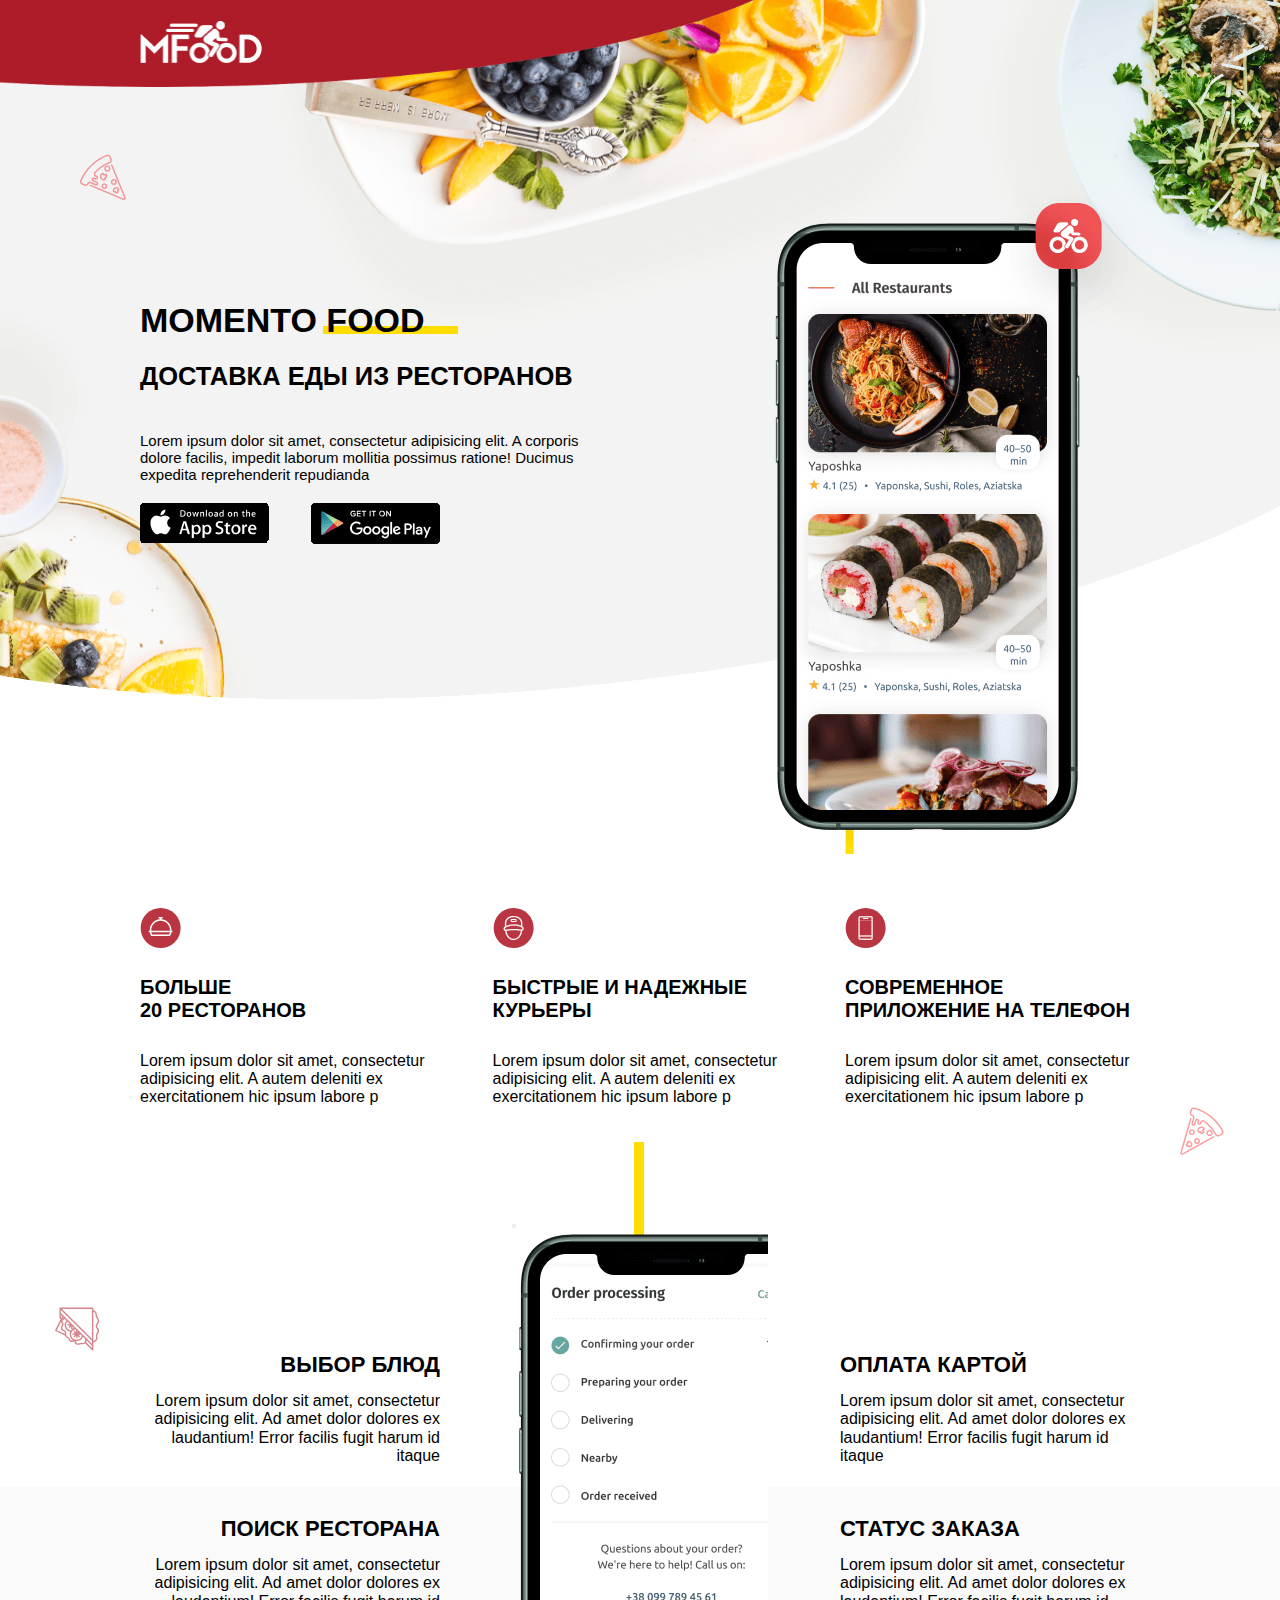
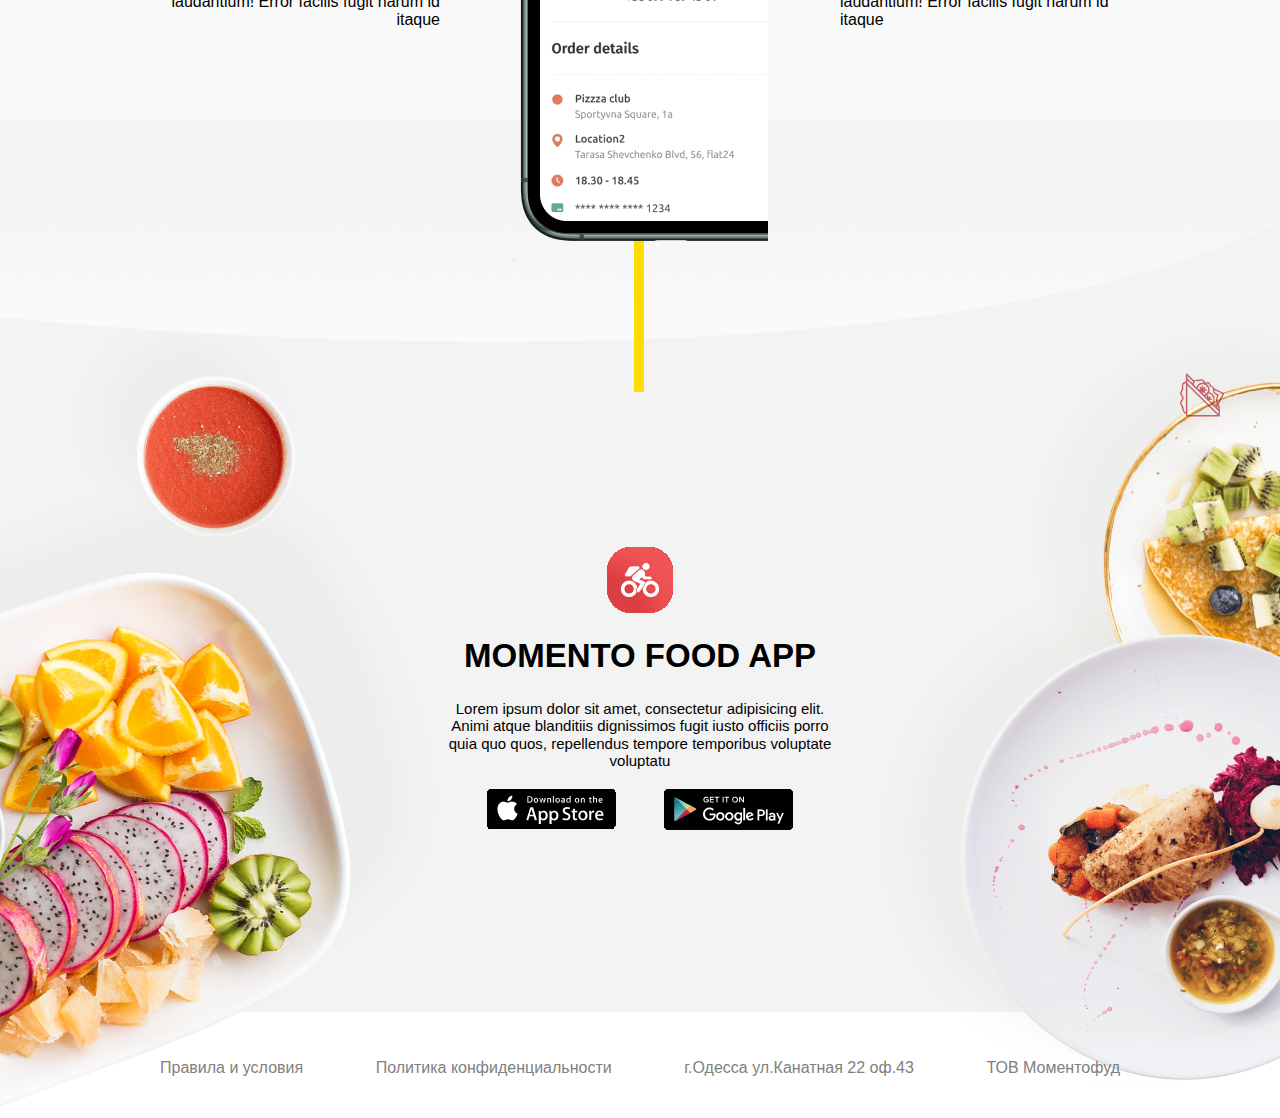
<file: momento-food.html>
<!doctype html>
<html lang="en">
<head>
    <meta charset="UTF-8">
    <meta name="viewport"
          content="width=device-width, user-scalable=no, initial-scale=1.0, maximum-scale=1.0, minimum-scale=1.0">
    <meta http-equiv="X-UA-Compatible" content="ie=edge">
    <title>Momento food</title>
    <link rel="stylesheet" href="css/mf-style.css">
    <link rel="stylesheet" href="css/mf-style-mobile.css">
    <link rel="stylesheet" href="css/normalize.css">
    <link rel="icon" href="./img/momento-food/ico1.png">
    <link rel="stylesheet" href="slick/slick.css">
    <link rel="stylesheet" href="slick/slick-theme.css">
</head>
<body>
    <div class="wrapper-all">
        <header class="header" style="position: relative">
            <img class="bitmap2" src="img/momento-food/bitmap2.png" alt="">
            <div class="wrapper red-bit">
                <a class="link-summary" href="index.html">
                    <img class="logo" src="img/momento-food/logo.png" alt="logo">
                </a>
                <p class="home">Back to Summary</p>
                <div class="red-line"></div>
                <img class="bitmap2x" src="img/momento-food/bitmap2x_mobil1.png" alt="">
            </div>
        </header>
        <main class="main">
            <div class="momento-delivery">
                <img class="bitmap1" src="img/momento-food/bitmap1.png" alt="">
                <img class="bitmap3" src="img/momento-food/bitmap3.png" alt="">
                <img class="bitmap2-720" src="./img/momento-food/mobile/bitmap2_720_m.png" alt="">
                <img class="bitmap3-720" src="./img/momento-food/mobile/bitmap3_720_m.png" alt="">
                <img class="bitmap3-480" src="./img/momento-food/mobile/bitmap3_480.png" alt="">
                <span class="momento-deliver-knif"></span>
                <div class="mf-description-phone wrapper">
                    <img class="arrow-pizza-slice" src="img/momento-food/arrow-pizza-slice.png" alt="">
                    <div class="left-block">
                        <h1 class="momento">MOMENTO FOOD</h1>
                        <span class="momento-yellow-line"></span>
                        <h2 class="delivery ">ДОСТАВКА ЕДЫ ИЗ РЕСТОРАНОВ</h2>
                        <p class="mf-description">Lorem ipsum dolor sit amet, consectetur adipisicing elit. A corporis dolore facilis, impedit laborum mollitia possimus ratione! Ducimus expedita reprehenderit repudianda</p>
                        <div class="left-block-button-box">
                            <a class="app-link" href="#">
                             <img class="app-store-badge" src="img/momento-food/app-store-badge1.png" alt="">
                            </a>
                            <a class="app-link" href="#">
                             <img class="google-play-badge" src="img/momento-food/google-play-badge1.png" alt="">
                            </a>
                        </div>
                    </div>
                    <div class="right-block">
                        <img class="iphone" src="img/momento-food/iphone.png" alt="">
                        <img class="iphone-1" src="img/momento-food/iphoneNoLine1.png" alt="">
                    </div>
                </div>
            </div>
            <div class="three-desc wrapper">
                <img class="pizza-slice2" src="img/momento-food/pizza-slice2.png" alt="">
                <div class="three-desc-box">
                    <img class="group_7" src="img/momento-food/group_7.svg" alt="">
                    <h2 class="block-title">БОЛЬШЕ <br>20 РЕСТОРАНОВ</br> </h2>
                    <p class="three-desc-box-description">Lorem ipsum dolor sit amet, consectetur adipisicing elit. A autem deleniti ex exercitationem hic ipsum labore p</p>
                </div>
                <div class="three-desc-box">
                    <img class="group_8" src="img/momento-food/group_8.svg" alt="">
                    <h2 class="block-title">БЫСТРЫЕ И НАДЕЖНЫЕ КУРЬЕРЫ</h2>
                    <p class="three-desc-box-description">Lorem ipsum dolor sit amet, consectetur adipisicing elit. A autem deleniti ex exercitationem hic ipsum labore p</p>
                </div>
                <div class="three-desc-box">
                    <img class="group_9" src="img/momento-food/group_9.svg" alt="">
                    <h2 class="block-title">СОВРЕМЕННОЕ <br>ПРИЛОЖЕНИЕ НА ТЕЛЕФОН</br></h2>
                    <p class="three-desc-box-description">Lorem ipsum dolor sit amet, consectetur adipisicing elit. A autem deleniti ex exercitationem hic ipsum labore p</p>
                </div>
            </div>
            <div class="mobile-version">
                <span class="mobile-version-grey-line"></span>
                <img class="mv-knife-grey" src="./img/momento-food/app-bg-2.png" alt="">
                <div class="wrapper conteiner-description">
                    <img class="sandwich_copy2 img" src="img/momento-food/sandwich_copy2.svg" alt="sandwich">
                    <img class="sandwich_copy img" src="img/momento-food/sandwich_copy.svg" alt="">
                    <div class="block block-left">
                       <div class="block-bottom">
                           <button class="title" type="button">ВЫБОР БЛЮД</button>
                           <p>Lorem ipsum dolor sit amet, consectetur adipisicing elit. Ad amet dolor dolores ex laudantium! Error facilis fugit harum id itaque</p>
                       </div>
                       <div class="block-bottom">
                           <button class="title" type="button">ПОИСК РЕСТОРАНА</button>
                           <p>Lorem ipsum dolor sit amet, consectetur adipisicing elit. Ad amet dolor dolores ex laudantium! Error facilis fugit harum id itaque</p>
                       </div>
                    </div>
                    <div class="iphone-yellow-line">
                        <span class="yellow-line"></span>
                    </div>
                    <div class="slider-container">
                        <figure class="slider-box-img">
                            <img class="slider-iphone-img" src="./img/momento-food/iphone3_s.png" alt="">
                        </figure>
                        <figure class="slider-box-img">
                            <img class="slider-iphone-img" src="./img/momento-food/iphone22_s.png" alt="">
                        </figure>
                        <figure class="slider-box-img">
                            <img class="slider-iphone-img" src="./img/momento-food/iphone2_s.png" alt="">
                        </figure>
                        <figure class="slider-box-img">
                            <img class="slider-iphone-img" src="./img/momento-food/iphone_2x_min.png" alt="">
                        </figure>
                    </div>
                    <div class="red-description">
                        <button class="red-title" type="button">ВЫБОР БЛЮД</button>
                        <p class="red-txt">Владелец сайта - американская некоммерческая организация "Фонд Викимедия", имеющая 37 региональных</p>
                    </div>
                    <div class="block block-right">
                    <div class="block-bottom">
                        <button class="title" type="button">ОПЛАТА КАРТОЙ</button>
                        <p class="block-bottom-title">Lorem ipsum dolor sit amet, consectetur adipisicing elit. Ad amet dolor dolores ex laudantium! Error facilis fugit harum id itaque</p>
                    </div>
                    <div class="block-bottom">
                        <button class="title" type="button">СТАТУС ЗАКАЗА</button>
                        <p class="block-bottom-title">Lorem ipsum dolor sit amet, consectetur adipisicing elit. Ad amet dolor dolores ex laudantium! Error facilis fugit harum id itaque</p>
                    </div>
                </div>
                </div>
            </div>
            <div class="end-description-bg-grey">
                <span class="bg-grey"></span>
                <img class="bitmap-end-left-mini" src="img/momento-food/bitmap4.png" alt="">
                <img class="bitmap-end-left" src="img/momento-food/bitmap5.png" alt="">
                <img class="bitmap-end-right bitmap6" src="img/momento-food/bitmap6.png" alt="">
                <img class="bitmap-end-right bitmap7" src="img/momento-food/bitmap7.png" alt="">
                <div class="end-description">
                    <img class="ico" src="img/momento-food/ico1.png" alt="">
                    <h2 class="title-end">MOMENTO FOOD APP</h2>
                    <p class="mf-description">Lorem ipsum dolor sit amet, consectetur adipisicing elit. Animi atque blanditiis dignissimos fugit iusto officiis porro quia quo quos, repellendus tempore temporibus voluptate voluptatu</p>
                    <div class="end-description-button-box">
                        <a href="#">
                            <img class="app-store" src="img/momento-food/app-store-badge1.png" alt="">
                        </a>
                        <a href="#">
                            <img class="google-play" src="img/momento-food/google-play-badge1.png" alt="">
                        </a>
                    </div>
                </div>
            </div>
        </main>
        <footer class="footer wrapper">
            <nav class="nav-footer-box">
                <a class="nav-list" href="">Правила и условия</a>
                <a class="nav-list mobile-right-txt" href="">Политика конфиденциальности</a>
                <a class="nav-list" href="">г.Одесса ул.Канатная 22 оф.43 </a>
                <a class="nav-list mobile-right-txt" href="">ТОВ Моментофуд</a>
            </nav>
        </footer>
    </div>
    <script src="https://code.jquery.com/jquery-3.5.1.min.js"></script>
    <script src="http://ajax.googleapis.com/ajax/libs/jquery/1.7.1/jquery.min.js"></script>
    <script src="slick/slick.min.js"></script>
    <script>
        $(document).ready(function(){
            $('.slider-container').slick({
                infinite: true,
                slidesToShow: 1,
                slidesToScroll: 1,
                dots: true,
                // appendDots:'dots-container',
                autoplay: true,
                speed: 400,
                fade: true,
                arrows: true,
                 prevArrow: "<button type='button' class='arrow arrow-left'></button>",
                 nextArrow: "<button type='button' class='arrow arrow-right'></button>",
            });
        });
    </script>
</body>
</html>
</file>
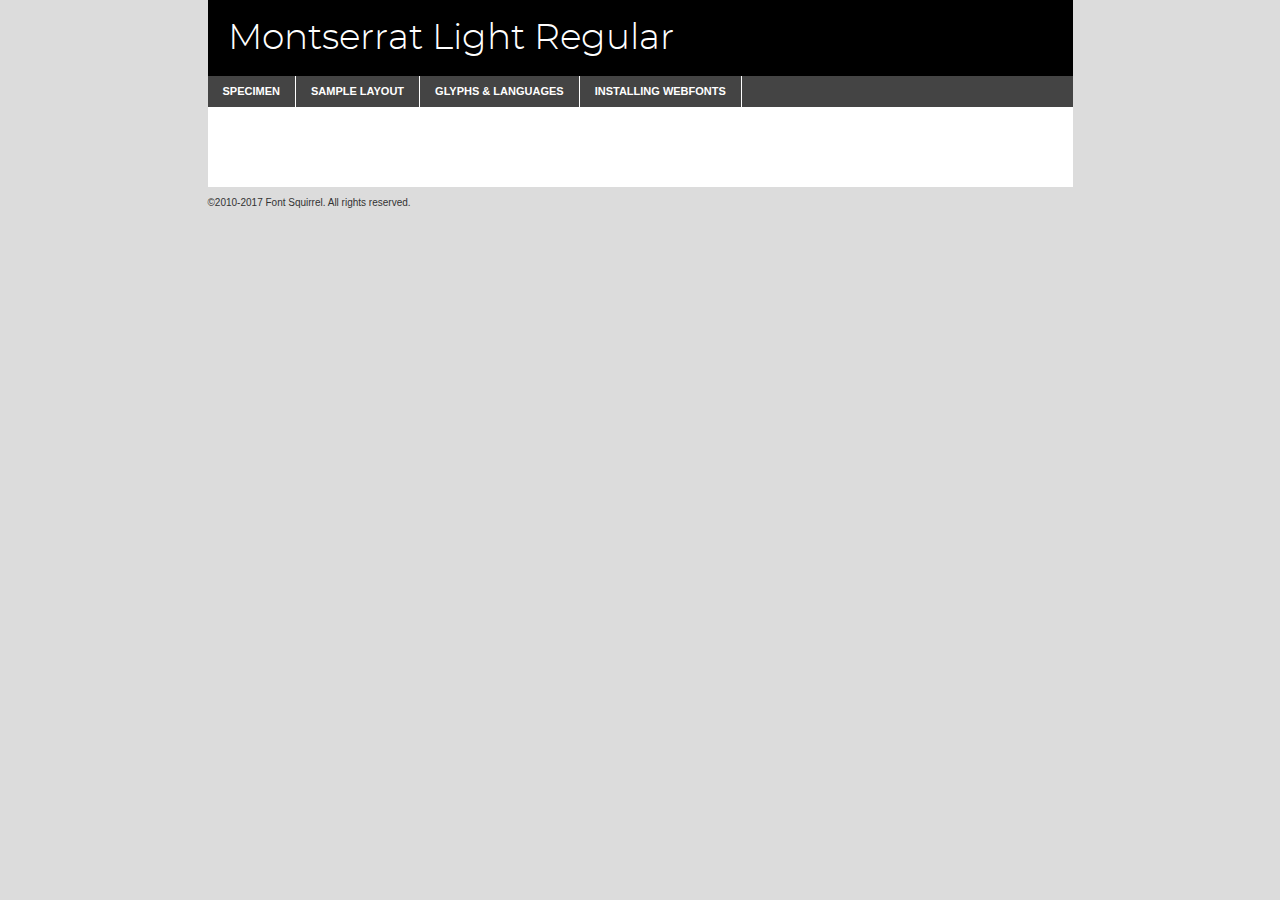
<file: font/Montserrat/montserrat-light-demo.html>
<!DOCTYPE html PUBLIC "-//W3C//DTD XHTML 1.0 Transitional//EN"
	"http://www.w3.org/TR/xhtml1/DTD/xhtml1-transitional.dtd">

<html xmlns="http://www.w3.org/1999/xhtml" xml:lang="en" lang="en">
<head>
	<meta http-equiv="Content-Type" content="text/html; charset=utf-8" />
	<script src="http://ajax.googleapis.com/ajax/libs/jquery/1.7.2/jquery.min.js" type="text/javascript" charset="utf-8"></script>
	<script type="text/javascript">
	(function($){$.fn.easyTabs=function(option){var param=jQuery.extend({fadeSpeed:"fast",defaultContent:1,activeClass:'active'},option);$(this).each(function(){var thisId="#"+this.id;if(param.defaultContent==''){param.defaultContent=1;}
	if(typeof param.defaultContent=="number")
	{var defaultTab=$(thisId+" .tabs li:eq("+(param.defaultContent-1)+") a").attr('href').substr(1);}else{var defaultTab=param.defaultContent;}
	$(thisId+" .tabs li a").each(function(){var tabToHide=$(this).attr('href').substr(1);$("#"+tabToHide).addClass('easytabs-tab-content');});hideAll();changeContent(defaultTab);function hideAll(){$(thisId+" .easytabs-tab-content").hide();}
	function changeContent(tabId){hideAll();$(thisId+" .tabs li").removeClass(param.activeClass);$(thisId+" .tabs li a[href=#"+tabId+"]").closest('li').addClass(param.activeClass);if(param.fadeSpeed!="none")
	{$(thisId+" #"+tabId).fadeIn(param.fadeSpeed);}else{$(thisId+" #"+tabId).show();}}
	$(thisId+" .tabs li").click(function(){var tabId=$(this).find('a').attr('href').substr(1);changeContent(tabId);return false;});});}})(jQuery);
	</script>
	<link rel="stylesheet" href="specimen_files/specimen_stylesheet.css" type="text/css" charset="utf-8" />
	<link rel="stylesheet" href="stylesheet.css" type="text/css" charset="utf-8" />

	<style type="text/css">
					body{
				font-family: 'montserratlight';
							}
		</style>

	<title>Montserrat Light Regular Specimen</title>
	
	
	<script type="text/javascript" charset="utf-8">
		$(document).ready(function() {
			$('#container').easyTabs({defaultContent:1});
		});
	</script>
</head>

<body>
<div id="container">
	<div id="header">
		Montserrat Light Regular	</div>
	<ul class="tabs">
		<li><a href="#specimen">Specimen</a></li>
		<li><a href="#layout">Sample Layout</a></li>
				<li><a href="#glyphs">Glyphs &amp; Languages</a></li>
		<li><a href="#installing">Installing Webfonts</a></li>
		
	</ul>
	
	<div id="main_content">

		
			<div id="specimen">
		
				<div class="section">
					<div class="grid12 firstcol">
						<div class="huge">AaBb</div>
					</div>
				</div>
		
				<div class="section">
					<div class="glyph_range">A&#x200B;B&#x200b;C&#x200b;D&#x200b;E&#x200b;F&#x200b;G&#x200b;H&#x200b;I&#x200b;J&#x200b;K&#x200b;L&#x200b;M&#x200b;N&#x200b;O&#x200b;P&#x200b;Q&#x200b;R&#x200b;S&#x200b;T&#x200b;U&#x200b;V&#x200b;W&#x200b;X&#x200b;Y&#x200b;Z&#x200b;a&#x200b;b&#x200b;c&#x200b;d&#x200b;e&#x200b;f&#x200b;g&#x200b;h&#x200b;i&#x200b;j&#x200b;k&#x200b;l&#x200b;m&#x200b;n&#x200b;o&#x200b;p&#x200b;q&#x200b;r&#x200b;s&#x200b;t&#x200b;u&#x200b;v&#x200b;w&#x200b;x&#x200b;y&#x200b;z&#x200b;1&#x200b;2&#x200b;3&#x200b;4&#x200b;5&#x200b;6&#x200b;7&#x200b;8&#x200b;9&#x200b;0&#x200b;&amp;&#x200b;.&#x200b;,&#x200b;?&#x200b;!&#x200b;&#64;&#x200b;(&#x200b;)&#x200b;#&#x200b;$&#x200b;%&#x200b;*&#x200b;+&#x200b;-&#x200b;=&#x200b;:&#x200b;;</div>
				</div>
				<div class="section">
					<div class="grid12 firstcol">
						<table class="sample_table">
							<tr><td>10</td><td class="size10">abcdefghijklmnopqrstuvwxyzABCDEFGHIJKLMNOPQRSTUVWXYZ0123456789abcdefghijklmnopqrstuvwxyzABCDEFGHIJKLMNOPQRSTUVWXYZ0123456789abcdefghijklmnopqrstuvwxyzABCDEFGHIJKLMNOPQRSTUVWXYZ</td></tr>
							<tr><td>11</td><td class="size11">abcdefghijklmnopqrstuvwxyzABCDEFGHIJKLMNOPQRSTUVWXYZ0123456789abcdefghijklmnopqrstuvwxyzABCDEFGHIJKLMNOPQRSTUVWXYZ0123456789abcdefghijklmnopqrstuvwxyzABCDEFGHIJKLMNOPQRSTUVWXYZ</td></tr>
							<tr><td>12</td><td class="size12">abcdefghijklmnopqrstuvwxyzABCDEFGHIJKLMNOPQRSTUVWXYZ0123456789abcdefghijklmnopqrstuvwxyzABCDEFGHIJKLMNOPQRSTUVWXYZ0123456789abcdefghijklmnopqrstuvwxyzABCDEFGHIJKLMNOPQRSTUVWXYZ</td></tr>
							<tr><td>13</td><td class="size13">abcdefghijklmnopqrstuvwxyzABCDEFGHIJKLMNOPQRSTUVWXYZ0123456789abcdefghijklmnopqrstuvwxyzABCDEFGHIJKLMNOPQRSTUVWXYZ0123456789abcdefghijklmnopqrstuvwxyzABCDEFGHIJKLMNOPQRSTUVWXYZ</td></tr>
							<tr><td>14</td><td class="size14">abcdefghijklmnopqrstuvwxyzABCDEFGHIJKLMNOPQRSTUVWXYZ0123456789abcdefghijklmnopqrstuvwxyzABCDEFGHIJKLMNOPQRSTUVWXYZ0123456789abcdefghijklmnopqrstuvwxyzABCDEFGHIJKLMNOPQRSTUVWXYZ</td></tr>
							<tr><td>16</td><td class="size16">abcdefghijklmnopqrstuvwxyzABCDEFGHIJKLMNOPQRSTUVWXYZ0123456789abcdefghijklmnopqrstuvwxyzABCDEFGHIJKLMNOPQRSTUVWXYZ</td></tr>
							<tr><td>18</td><td class="size18">abcdefghijklmnopqrstuvwxyzABCDEFGHIJKLMNOPQRSTUVWXYZ0123456789abcdefghijklmnopqrstuvwxyzABCDEFGHIJKLMNOPQRSTUVWXYZ</td></tr>
							<tr><td>20</td><td class="size20">abcdefghijklmnopqrstuvwxyzABCDEFGHIJKLMNOPQRSTUVWXYZ0123456789abcdefghijklmnopqrstuvwxyzABCDEFGHIJKLMNOPQRSTUVWXYZ</td></tr>
							<tr><td>24</td><td class="size24">abcdefghijklmnopqrstuvwxyzABCDEFGHIJKLMNOPQRSTUVWXYZ0123456789abcdefghijklmnopqrstuvwxyzABCDEFGHIJKLMNOPQRSTUVWXYZ</td></tr>
							<tr><td>30</td><td class="size30">abcdefghijklmnopqrstuvwxyzABCDEFGHIJKLMNOPQRSTUVWXYZ0123456789abcdefghijklmnopqrstuvwxyzABCDEFGHIJKLMNOPQRSTUVWXYZ</td></tr>
							<tr><td>36</td><td class="size36">abcdefghijklmnopqrstuvwxyzABCDEFGHIJKLMNOPQRSTUVWXYZ0123456789abcdefghijklmnopqrstuvwxyzABCDEFGHIJKLMNOPQRSTUVWXYZ</td></tr>
							<tr><td>48</td><td class="size48">abcdefghijklmnopqrstuvwxyzABCDEFGHIJKLMNOPQRSTUVWXYZ0123456789abcdefghijklmnopqrstuvwxyzABCDEFGHIJKLMNOPQRSTUVWXYZ</td></tr>
							<tr><td>60</td><td class="size60">abcdefghijklmnopqrstuvwxyzABCDEFGHIJKLMNOPQRSTUVWXYZ0123456789abcdefghijklmnopqrstuvwxyzABCDEFGHIJKLMNOPQRSTUVWXYZ</td></tr>
							<tr><td>72</td><td class="size72">abcdefghijklmnopqrstuvwxyzABCDEFGHIJKLMNOPQRSTUVWXYZ0123456789abcdefghijklmnopqrstuvwxyzABCDEFGHIJKLMNOPQRSTUVWXYZ</td></tr>
							<tr><td>90</td><td class="size90">abcdefghijklmnopqrstuvwxyzABCDEFGHIJKLMNOPQRSTUVWXYZ0123456789abcdefghijklmnopqrstuvwxyzABCDEFGHIJKLMNOPQRSTUVWXYZ</td></tr>
						</table>
				
					</div>
			
				</div>
		
		
		
								<div class="section" id="bodycomparison">


										<div id="xheight">
				<div class="fontbody">&#x25FC;&#x25FC;&#x25FC;&#x25FC;&#x25FC;&#x25FC;&#x25FC;&#x25FC;&#x25FC;&#x25FC;&#x25FC;&#x25FC;&#x25FC;&#x25FC;&#x25FC;&#x25FC;&#x25FC;&#x25FC;&#x25FC;&#x25FC;&#x25FC;&#x25FC;&#x25FC;&#x25FC;&#x25FC;&#x25FC;&#x25FC;&#x25FC;&#x25FC;&#x25FC;&#x25FC;&#x25FC;&#x25FC;&#x25FC;&#x25FC;&#x25FC;&#x25FC;&#x25FC;&#x25FC;&#x25FC;&#x25FC;&#x25FC;&#x25FC;&#x25FC;&#x25FC;&#x25FC;&#x25FC;&#x25FC;&#x25FC;&#x25FC;&#x25FC;&#x25FC;&#x25FC;&#x25FC;&#x25FC;&#x25FC;&#x25FC;&#x25FC;&#x25FC;&#x25FC;&#x25FC;&#x25FC;&#x25FC;&#x25FC;&#x25FC;&#x25FC;&#x25FC;&#x25FC;&#x25FC;&#x25FC;&#x25FC;&#x25FC;&#x25FC;&#x25FC;&#x25FC;&#x25FC;&#x25FC;&#x25FC;&#x25FC;&#x25FC;&#x25FC;&#x25FC;&#x25FC;&#x25FC;&#x25FC;&#x25FC;&#x25FC;&#x25FC;&#x25FC;&#x25FC;&#x25FC;&#x25FC;&#x25FC;&#x25FC;&#x25FC;&#x25FC;&#x25FC;&#x25FC;&#x25FC;body</div><div class="arialbody">body</div><div class="verdanabody">body</div><div class="georgiabody">body</div></div>
										<div class="fontbody" style="z-index:1">
											body<span>Montserrat Light Regular</span>
										</div>
										<div class="arialbody" style="z-index:1">
											body<span>Arial</span>
										</div>
										<div class="verdanabody" style="z-index:1">
											body<span>Verdana</span>
										</div>
										<div class="georgiabody" style="z-index:1">
											body<span>Georgia</span>
										</div>



								</div>
		
		
				<div class="section psample psample_row1" id="">
					
					<div class="grid2 firstcol">
						<p class="size10"><span>10.</span>Aenean lacinia bibendum nulla sed consectetur. Fusce dapibus, tellus ac cursus commodo, tortor mauris condimentum nibh, ut fermentum massa justo sit amet risus. Nullam id dolor id nibh ultricies vehicula ut id elit. Cum sociis natoque penatibus et magnis dis parturient montes, nascetur ridiculus mus. Nulla vitae elit libero, a pharetra augue.</p>
			
					</div>
					<div class="grid3">
						<p class="size11"><span>11.</span>Aenean lacinia bibendum nulla sed consectetur. Fusce dapibus, tellus ac cursus commodo, tortor mauris condimentum nibh, ut fermentum massa justo sit amet risus. Nullam id dolor id nibh ultricies vehicula ut id elit. Cum sociis natoque penatibus et magnis dis parturient montes, nascetur ridiculus mus. Nulla vitae elit libero, a pharetra augue.</p>
			
					</div>
					<div class="grid3">
						<p class="size12"><span>12.</span>Aenean lacinia bibendum nulla sed consectetur. Fusce dapibus, tellus ac cursus commodo, tortor mauris condimentum nibh, ut fermentum massa justo sit amet risus. Nullam id dolor id nibh ultricies vehicula ut id elit. Cum sociis natoque penatibus et magnis dis parturient montes, nascetur ridiculus mus. Nulla vitae elit libero, a pharetra augue.</p>
			
					</div>
					<div class="grid4">
						<p class="size13"><span>13.</span>Aenean lacinia bibendum nulla sed consectetur. Fusce dapibus, tellus ac cursus commodo, tortor mauris condimentum nibh, ut fermentum massa justo sit amet risus. Nullam id dolor id nibh ultricies vehicula ut id elit. Cum sociis natoque penatibus et magnis dis parturient montes, nascetur ridiculus mus. Nulla vitae elit libero, a pharetra augue.</p>
			
					</div>
					<div class="white_blend"></div>
					
				</div>
				<div class="section psample psample_row2" id="">
					<div class="grid3 firstcol">
						<p class="size14"><span>14.</span>Aenean lacinia bibendum nulla sed consectetur. Fusce dapibus, tellus ac cursus commodo, tortor mauris condimentum nibh, ut fermentum massa justo sit amet risus. Nullam id dolor id nibh ultricies vehicula ut id elit. Cum sociis natoque penatibus et magnis dis parturient montes, nascetur ridiculus mus. Nulla vitae elit libero, a pharetra augue.</p>
			
					</div>
					<div class="grid4">
						<p class="size16"><span>16.</span>Aenean lacinia bibendum nulla sed consectetur. Fusce dapibus, tellus ac cursus commodo, tortor mauris condimentum nibh, ut fermentum massa justo sit amet risus. Nullam id dolor id nibh ultricies vehicula ut id elit. Cum sociis natoque penatibus et magnis dis parturient montes, nascetur ridiculus mus. Nulla vitae elit libero, a pharetra augue.</p>
			
					</div>
					<div class="grid5">
						<p class="size18"><span>18.</span>Aenean lacinia bibendum nulla sed consectetur. Fusce dapibus, tellus ac cursus commodo, tortor mauris condimentum nibh, ut fermentum massa justo sit amet risus. Nullam id dolor id nibh ultricies vehicula ut id elit. Cum sociis natoque penatibus et magnis dis parturient montes, nascetur ridiculus mus. Nulla vitae elit libero, a pharetra augue.</p>
			
					</div>

					<div class="white_blend"></div>

				</div>
				
				<div class="section psample psample_row3" id="">
					<div class="grid5 firstcol">
						<p class="size20"><span>20.</span>Aenean lacinia bibendum nulla sed consectetur. Fusce dapibus, tellus ac cursus commodo, tortor mauris condimentum nibh, ut fermentum massa justo sit amet risus. Nullam id dolor id nibh ultricies vehicula ut id elit. Cum sociis natoque penatibus et magnis dis parturient montes, nascetur ridiculus mus. Nulla vitae elit libero, a pharetra augue.</p>
					</div>
					<div class="grid7">
						<p class="size24"><span>24.</span>Aenean lacinia bibendum nulla sed consectetur. Fusce dapibus, tellus ac cursus commodo, tortor mauris condimentum nibh, ut fermentum massa justo sit amet risus. Nullam id dolor id nibh ultricies vehicula ut id elit. Cum sociis natoque penatibus et magnis dis parturient montes, nascetur ridiculus mus. Nulla vitae elit libero, a pharetra augue.</p>
					</div>
					
					<div class="white_blend"></div>
					
				</div>
				
				<div class="section psample psample_row4" id="">
					<div class="grid12 firstcol">
						<p class="size30"><span>30.</span>Aenean lacinia bibendum nulla sed consectetur. Fusce dapibus, tellus ac cursus commodo, tortor mauris condimentum nibh, ut fermentum massa justo sit amet risus. Nullam id dolor id nibh ultricies vehicula ut id elit. Cum sociis natoque penatibus et magnis dis parturient montes, nascetur ridiculus mus. Nulla vitae elit libero, a pharetra augue.</p>
					</div>
					<div class="white_blend"></div>
					
				</div>
				
				
				
				<div class="section psample psample_row1 fullreverse">
					<div class="grid2 firstcol">
						<p class="size10"><span>10.</span>Aenean lacinia bibendum nulla sed consectetur. Fusce dapibus, tellus ac cursus commodo, tortor mauris condimentum nibh, ut fermentum massa justo sit amet risus. Nullam id dolor id nibh ultricies vehicula ut id elit. Cum sociis natoque penatibus et magnis dis parturient montes, nascetur ridiculus mus. Nulla vitae elit libero, a pharetra augue.</p>
			
					</div>
					<div class="grid3">
						<p class="size11"><span>11.</span>Aenean lacinia bibendum nulla sed consectetur. Fusce dapibus, tellus ac cursus commodo, tortor mauris condimentum nibh, ut fermentum massa justo sit amet risus. Nullam id dolor id nibh ultricies vehicula ut id elit. Cum sociis natoque penatibus et magnis dis parturient montes, nascetur ridiculus mus. Nulla vitae elit libero, a pharetra augue.</p>
			
					</div>
					<div class="grid3">
						<p class="size12"><span>12.</span>Aenean lacinia bibendum nulla sed consectetur. Fusce dapibus, tellus ac cursus commodo, tortor mauris condimentum nibh, ut fermentum massa justo sit amet risus. Nullam id dolor id nibh ultricies vehicula ut id elit. Cum sociis natoque penatibus et magnis dis parturient montes, nascetur ridiculus mus. Nulla vitae elit libero, a pharetra augue.</p>
			
					</div>
					<div class="grid4">
						<p class="size13"><span>13.</span>Aenean lacinia bibendum nulla sed consectetur. Fusce dapibus, tellus ac cursus commodo, tortor mauris condimentum nibh, ut fermentum massa justo sit amet risus. Nullam id dolor id nibh ultricies vehicula ut id elit. Cum sociis natoque penatibus et magnis dis parturient montes, nascetur ridiculus mus. Nulla vitae elit libero, a pharetra augue.</p>
			
					</div>
					<div class="black_blend"></div>
					
				</div>
				
				<div class="section psample psample_row2 fullreverse">
					<div class="grid3 firstcol">
						<p class="size14"><span>14.</span>Aenean lacinia bibendum nulla sed consectetur. Fusce dapibus, tellus ac cursus commodo, tortor mauris condimentum nibh, ut fermentum massa justo sit amet risus. Nullam id dolor id nibh ultricies vehicula ut id elit. Cum sociis natoque penatibus et magnis dis parturient montes, nascetur ridiculus mus. Nulla vitae elit libero, a pharetra augue.</p>
			
					</div>
					<div class="grid4">
						<p class="size16"><span>16.</span>Aenean lacinia bibendum nulla sed consectetur. Fusce dapibus, tellus ac cursus commodo, tortor mauris condimentum nibh, ut fermentum massa justo sit amet risus. Nullam id dolor id nibh ultricies vehicula ut id elit. Cum sociis natoque penatibus et magnis dis parturient montes, nascetur ridiculus mus. Nulla vitae elit libero, a pharetra augue.</p>
			
					</div>
					<div class="grid5">
						<p class="size18"><span>18.</span>Aenean lacinia bibendum nulla sed consectetur. Fusce dapibus, tellus ac cursus commodo, tortor mauris condimentum nibh, ut fermentum massa justo sit amet risus. Nullam id dolor id nibh ultricies vehicula ut id elit. Cum sociis natoque penatibus et magnis dis parturient montes, nascetur ridiculus mus. Nulla vitae elit libero, a pharetra augue.</p>
			
					</div>
					<div class="black_blend"></div>

				</div>
				
				<div class="section psample fullreverse psample_row3" id="">
					<div class="grid5 firstcol">
						<p class="size20"><span>20.</span>Aenean lacinia bibendum nulla sed consectetur. Fusce dapibus, tellus ac cursus commodo, tortor mauris condimentum nibh, ut fermentum massa justo sit amet risus. Nullam id dolor id nibh ultricies vehicula ut id elit. Cum sociis natoque penatibus et magnis dis parturient montes, nascetur ridiculus mus. Nulla vitae elit libero, a pharetra augue.</p>
					</div>
					<div class="grid7">
						<p class="size24"><span>24.</span>Aenean lacinia bibendum nulla sed consectetur. Fusce dapibus, tellus ac cursus commodo, tortor mauris condimentum nibh, ut fermentum massa justo sit amet risus. Nullam id dolor id nibh ultricies vehicula ut id elit. Cum sociis natoque penatibus et magnis dis parturient montes, nascetur ridiculus mus. Nulla vitae elit libero, a pharetra augue.</p>
					</div>
					
					<div class="black_blend"></div>
					
				</div>
				
				<div class="section psample fullreverse psample_row4" id="" style="border-bottom: 20px #000 solid;">
					<div class="grid12 firstcol">
						<p class="size30"><span>30.</span>Aenean lacinia bibendum nulla sed consectetur. Fusce dapibus, tellus ac cursus commodo, tortor mauris condimentum nibh, ut fermentum massa justo sit amet risus. Nullam id dolor id nibh ultricies vehicula ut id elit. Cum sociis natoque penatibus et magnis dis parturient montes, nascetur ridiculus mus. Nulla vitae elit libero, a pharetra augue.</p>
					</div>
					<div class="black_blend"></div>
					
				</div>
				
				
				
				
			</div>
			
			<div id="layout">
				
				<div class="section">
					
					<div class="grid12 firstcol">
						<h1>Lorem Ipsum Dolor</h1>
						<h2>Etiam porta sem malesuada magna mollis euismod</h2>
						
						<p class="byline">By <a href="#link">Aenean Lacinia</a></p>
					</div>
				</div>
				<div class="section">
					<div class="grid8 firstcol">
						<p class="large">Donec sed odio dui. Morbi leo risus, porta ac consectetur ac, vestibulum at eros. Fusce dapibus, tellus ac cursus commodo, tortor mauris condimentum nibh, ut fermentum massa justo sit amet risus. </p>

						
						<h3>Pellentesque ornare sem</h3>

						<p>Maecenas sed diam eget risus varius blandit sit amet non magna. Maecenas faucibus mollis interdum. Donec ullamcorper nulla non metus auctor fringilla. Nullam id dolor id nibh ultricies vehicula ut id elit. Nullam id dolor id nibh ultricies vehicula ut id elit. </p>

						<p>Aenean eu leo quam. Pellentesque ornare sem lacinia quam venenatis vestibulum. Lorem ipsum dolor sit amet, consectetur adipiscing elit. Cum sociis natoque penatibus et magnis dis parturient montes, nascetur ridiculus mus. </p>

						<p>Nulla vitae elit libero, a pharetra augue. Praesent commodo cursus magna, vel scelerisque nisl consectetur et. Aenean lacinia bibendum nulla sed consectetur. </p>

						<p>Nullam quis risus eget urna mollis ornare vel eu leo. Nullam quis risus eget urna mollis ornare vel eu leo. Maecenas sed diam eget risus varius blandit sit amet non magna. Donec ullamcorper nulla non metus auctor fringilla. </p>

						<h3>Cras mattis consectetur</h3>

						<p>Aenean eu leo quam. Pellentesque ornare sem lacinia quam venenatis vestibulum. Aenean lacinia bibendum nulla sed consectetur. Integer posuere erat a ante venenatis dapibus posuere velit aliquet. Cras mattis consectetur purus sit amet fermentum. </p>

						<p>Nullam id dolor id nibh ultricies vehicula ut id elit. Nullam quis risus eget urna mollis ornare vel eu leo. Cras mattis consectetur purus sit amet fermentum.</p>
					</div>
					
					<div class="grid4 sidebar">
						
						<div class="box reverse">
							<p class="last">Nullam quis risus eget urna mollis ornare vel eu leo. Donec ullamcorper nulla non metus auctor fringilla. Cras mattis consectetur purus sit amet fermentum. Sed posuere consectetur est at lobortis. Lorem ipsum dolor sit amet, consectetur adipiscing elit. </p>
						</div>
						
						<p class="caption">Maecenas sed diam eget risus varius.</p>

						<p>Vestibulum id ligula porta felis euismod semper. Integer posuere erat a ante venenatis dapibus posuere velit aliquet. Vestibulum id ligula porta felis euismod semper. Sed posuere consectetur est at lobortis. Maecenas sed diam eget risus varius blandit sit amet non magna. Fusce dapibus, tellus ac cursus commodo, tortor mauris condimentum nibh, ut fermentum massa justo sit amet risus. </p>

					

						<p>Duis mollis, est non commodo luctus, nisi erat porttitor ligula, eget lacinia odio sem nec elit. Aenean lacinia bibendum nulla sed consectetur. Vivamus sagittis lacus vel augue laoreet rutrum faucibus dolor auctor. Aenean lacinia bibendum nulla sed consectetur. Nullam quis risus eget urna mollis ornare vel eu leo. </p>

						<p>Praesent commodo cursus magna, vel scelerisque nisl consectetur et. Donec ullamcorper nulla non metus auctor fringilla. Maecenas faucibus mollis interdum. Fusce dapibus, tellus ac cursus commodo, tortor mauris condimentum nibh, ut fermentum massa justo sit amet risus. </p>

					</div>
				</div>
				
			</div>


			



		<div id="glyphs">
			<div class="section">
				<div class="grid12 firstcol">
			
				<h1>Language Support</h1>
				<p>The subset of Montserrat Light Regular in this kit supports the following languages:<br />
			
					Cyrillic, English, Arrernte, Bislama, Cebuano, Fijian, Gilbertese, Hmong, Ibanag, Iloko_ilokano, Interglossa_glosa, Interlingua, Lojban, Norfolk_pitcairnese, Oromo, Rotokas, Seychelles_creole, Shona, Somali, Southern_ndebele, Swahili, Swati_swazi, Tok_pisin, Turkmen_cyrillic, Uyghur_cyrillic, Votic_cyrillic, Warlpiri, Xhosa, Zulu, Latinbasic, Ubasic, Demo, Moldovan				</p>
				<h1>Glyph Chart</h1>
				<p>The subset of Montserrat Light Regular in this kit includes all the glyphs listed below. Unicode entities are included above each glyph to help you insert individual characters into your layout.</p>
				<div id="glyph_chart">
			
																														 <div><p>&amp;#13;</p>&#13;</div>
																				 <div><p>&amp;#32;</p>&#32;</div>
																				 <div><p>&amp;#33;</p>&#33;</div>
																				 <div><p>&amp;#34;</p>&#34;</div>
																				 <div><p>&amp;#35;</p>&#35;</div>
																				 <div><p>&amp;#36;</p>&#36;</div>
																				 <div><p>&amp;#37;</p>&#37;</div>
																				 <div><p>&amp;#38;</p>&#38;</div>
																				 <div><p>&amp;#39;</p>&#39;</div>
																				 <div><p>&amp;#40;</p>&#40;</div>
																				 <div><p>&amp;#41;</p>&#41;</div>
																				 <div><p>&amp;#42;</p>&#42;</div>
																				 <div><p>&amp;#43;</p>&#43;</div>
																				 <div><p>&amp;#44;</p>&#44;</div>
																				 <div><p>&amp;#45;</p>&#45;</div>
																				 <div><p>&amp;#46;</p>&#46;</div>
																				 <div><p>&amp;#47;</p>&#47;</div>
																				 <div><p>&amp;#48;</p>&#48;</div>
																				 <div><p>&amp;#49;</p>&#49;</div>
																				 <div><p>&amp;#50;</p>&#50;</div>
																				 <div><p>&amp;#51;</p>&#51;</div>
																				 <div><p>&amp;#52;</p>&#52;</div>
																				 <div><p>&amp;#53;</p>&#53;</div>
																				 <div><p>&amp;#54;</p>&#54;</div>
																				 <div><p>&amp;#55;</p>&#55;</div>
																				 <div><p>&amp;#56;</p>&#56;</div>
																				 <div><p>&amp;#57;</p>&#57;</div>
																				 <div><p>&amp;#58;</p>&#58;</div>
																				 <div><p>&amp;#59;</p>&#59;</div>
																				 <div><p>&amp;#60;</p>&#60;</div>
																				 <div><p>&amp;#61;</p>&#61;</div>
																				 <div><p>&amp;#62;</p>&#62;</div>
																				 <div><p>&amp;#63;</p>&#63;</div>
																				 <div><p>&amp;#64;</p>&#64;</div>
																				 <div><p>&amp;#65;</p>&#65;</div>
																				 <div><p>&amp;#66;</p>&#66;</div>
																				 <div><p>&amp;#67;</p>&#67;</div>
																				 <div><p>&amp;#68;</p>&#68;</div>
																				 <div><p>&amp;#69;</p>&#69;</div>
																				 <div><p>&amp;#70;</p>&#70;</div>
																				 <div><p>&amp;#71;</p>&#71;</div>
																				 <div><p>&amp;#72;</p>&#72;</div>
																				 <div><p>&amp;#73;</p>&#73;</div>
																				 <div><p>&amp;#74;</p>&#74;</div>
																				 <div><p>&amp;#75;</p>&#75;</div>
																				 <div><p>&amp;#76;</p>&#76;</div>
																				 <div><p>&amp;#77;</p>&#77;</div>
																				 <div><p>&amp;#78;</p>&#78;</div>
																				 <div><p>&amp;#79;</p>&#79;</div>
																				 <div><p>&amp;#80;</p>&#80;</div>
																				 <div><p>&amp;#81;</p>&#81;</div>
																				 <div><p>&amp;#82;</p>&#82;</div>
																				 <div><p>&amp;#83;</p>&#83;</div>
																				 <div><p>&amp;#84;</p>&#84;</div>
																				 <div><p>&amp;#85;</p>&#85;</div>
																				 <div><p>&amp;#86;</p>&#86;</div>
																				 <div><p>&amp;#87;</p>&#87;</div>
																				 <div><p>&amp;#88;</p>&#88;</div>
																				 <div><p>&amp;#89;</p>&#89;</div>
																				 <div><p>&amp;#90;</p>&#90;</div>
																				 <div><p>&amp;#91;</p>&#91;</div>
																				 <div><p>&amp;#92;</p>&#92;</div>
																				 <div><p>&amp;#93;</p>&#93;</div>
																				 <div><p>&amp;#94;</p>&#94;</div>
																				 <div><p>&amp;#95;</p>&#95;</div>
																				 <div><p>&amp;#96;</p>&#96;</div>
																				 <div><p>&amp;#97;</p>&#97;</div>
																				 <div><p>&amp;#98;</p>&#98;</div>
																				 <div><p>&amp;#99;</p>&#99;</div>
																				 <div><p>&amp;#100;</p>&#100;</div>
																				 <div><p>&amp;#101;</p>&#101;</div>
																				 <div><p>&amp;#102;</p>&#102;</div>
																				 <div><p>&amp;#103;</p>&#103;</div>
																				 <div><p>&amp;#104;</p>&#104;</div>
																				 <div><p>&amp;#105;</p>&#105;</div>
																				 <div><p>&amp;#106;</p>&#106;</div>
																				 <div><p>&amp;#107;</p>&#107;</div>
																				 <div><p>&amp;#108;</p>&#108;</div>
																				 <div><p>&amp;#109;</p>&#109;</div>
																				 <div><p>&amp;#110;</p>&#110;</div>
																				 <div><p>&amp;#111;</p>&#111;</div>
																				 <div><p>&amp;#112;</p>&#112;</div>
																				 <div><p>&amp;#113;</p>&#113;</div>
																				 <div><p>&amp;#114;</p>&#114;</div>
																				 <div><p>&amp;#115;</p>&#115;</div>
																				 <div><p>&amp;#116;</p>&#116;</div>
																				 <div><p>&amp;#117;</p>&#117;</div>
																				 <div><p>&amp;#118;</p>&#118;</div>
																				 <div><p>&amp;#119;</p>&#119;</div>
																				 <div><p>&amp;#120;</p>&#120;</div>
																				 <div><p>&amp;#121;</p>&#121;</div>
																				 <div><p>&amp;#122;</p>&#122;</div>
																				 <div><p>&amp;#123;</p>&#123;</div>
																				 <div><p>&amp;#124;</p>&#124;</div>
																				 <div><p>&amp;#125;</p>&#125;</div>
																				 <div><p>&amp;#126;</p>&#126;</div>
																				 <div><p>&amp;#160;</p>&#160;</div>
																				 <div><p>&amp;#162;</p>&#162;</div>
																				 <div><p>&amp;#163;</p>&#163;</div>
																				 <div><p>&amp;#165;</p>&#165;</div>
																				 <div><p>&amp;#168;</p>&#168;</div>
																				 <div><p>&amp;#169;</p>&#169;</div>
																				 <div><p>&amp;#171;</p>&#171;</div>
																				 <div><p>&amp;#173;</p>&#173;</div>
																				 <div><p>&amp;#174;</p>&#174;</div>
																				 <div><p>&amp;#180;</p>&#180;</div>
																				 <div><p>&amp;#184;</p>&#184;</div>
																				 <div><p>&amp;#187;</p>&#187;</div>
																				 <div><p>&amp;#710;</p>&#710;</div>
																				 <div><p>&amp;#730;</p>&#730;</div>
																				 <div><p>&amp;#732;</p>&#732;</div>
																				 <div><p>&amp;#1024;</p>&#1024;</div>
																				 <div><p>&amp;#1025;</p>&#1025;</div>
																				 <div><p>&amp;#1026;</p>&#1026;</div>
																				 <div><p>&amp;#1027;</p>&#1027;</div>
																				 <div><p>&amp;#1028;</p>&#1028;</div>
																				 <div><p>&amp;#1029;</p>&#1029;</div>
																				 <div><p>&amp;#1030;</p>&#1030;</div>
																				 <div><p>&amp;#1031;</p>&#1031;</div>
																				 <div><p>&amp;#1032;</p>&#1032;</div>
																				 <div><p>&amp;#1033;</p>&#1033;</div>
																				 <div><p>&amp;#1034;</p>&#1034;</div>
																				 <div><p>&amp;#1035;</p>&#1035;</div>
																				 <div><p>&amp;#1036;</p>&#1036;</div>
																				 <div><p>&amp;#1037;</p>&#1037;</div>
																				 <div><p>&amp;#1038;</p>&#1038;</div>
																				 <div><p>&amp;#1039;</p>&#1039;</div>
																				 <div><p>&amp;#1040;</p>&#1040;</div>
																				 <div><p>&amp;#1041;</p>&#1041;</div>
																				 <div><p>&amp;#1042;</p>&#1042;</div>
																				 <div><p>&amp;#1043;</p>&#1043;</div>
																				 <div><p>&amp;#1044;</p>&#1044;</div>
																				 <div><p>&amp;#1045;</p>&#1045;</div>
																				 <div><p>&amp;#1046;</p>&#1046;</div>
																				 <div><p>&amp;#1047;</p>&#1047;</div>
																				 <div><p>&amp;#1048;</p>&#1048;</div>
																				 <div><p>&amp;#1049;</p>&#1049;</div>
																				 <div><p>&amp;#1050;</p>&#1050;</div>
																				 <div><p>&amp;#1051;</p>&#1051;</div>
																				 <div><p>&amp;#1052;</p>&#1052;</div>
																				 <div><p>&amp;#1053;</p>&#1053;</div>
																				 <div><p>&amp;#1054;</p>&#1054;</div>
																				 <div><p>&amp;#1055;</p>&#1055;</div>
																				 <div><p>&amp;#1056;</p>&#1056;</div>
																				 <div><p>&amp;#1057;</p>&#1057;</div>
																				 <div><p>&amp;#1058;</p>&#1058;</div>
																				 <div><p>&amp;#1059;</p>&#1059;</div>
																				 <div><p>&amp;#1060;</p>&#1060;</div>
																				 <div><p>&amp;#1061;</p>&#1061;</div>
																				 <div><p>&amp;#1062;</p>&#1062;</div>
																				 <div><p>&amp;#1063;</p>&#1063;</div>
																				 <div><p>&amp;#1064;</p>&#1064;</div>
																				 <div><p>&amp;#1065;</p>&#1065;</div>
																				 <div><p>&amp;#1066;</p>&#1066;</div>
																				 <div><p>&amp;#1067;</p>&#1067;</div>
																				 <div><p>&amp;#1068;</p>&#1068;</div>
																				 <div><p>&amp;#1069;</p>&#1069;</div>
																				 <div><p>&amp;#1070;</p>&#1070;</div>
																				 <div><p>&amp;#1071;</p>&#1071;</div>
																				 <div><p>&amp;#1072;</p>&#1072;</div>
																				 <div><p>&amp;#1073;</p>&#1073;</div>
																				 <div><p>&amp;#1074;</p>&#1074;</div>
																				 <div><p>&amp;#1075;</p>&#1075;</div>
																				 <div><p>&amp;#1076;</p>&#1076;</div>
																				 <div><p>&amp;#1077;</p>&#1077;</div>
																				 <div><p>&amp;#1078;</p>&#1078;</div>
																				 <div><p>&amp;#1079;</p>&#1079;</div>
																				 <div><p>&amp;#1080;</p>&#1080;</div>
																				 <div><p>&amp;#1081;</p>&#1081;</div>
																				 <div><p>&amp;#1082;</p>&#1082;</div>
																				 <div><p>&amp;#1083;</p>&#1083;</div>
																				 <div><p>&amp;#1084;</p>&#1084;</div>
																				 <div><p>&amp;#1085;</p>&#1085;</div>
																				 <div><p>&amp;#1086;</p>&#1086;</div>
																				 <div><p>&amp;#1087;</p>&#1087;</div>
																				 <div><p>&amp;#1088;</p>&#1088;</div>
																				 <div><p>&amp;#1089;</p>&#1089;</div>
																				 <div><p>&amp;#1090;</p>&#1090;</div>
																				 <div><p>&amp;#1091;</p>&#1091;</div>
																				 <div><p>&amp;#1092;</p>&#1092;</div>
																				 <div><p>&amp;#1093;</p>&#1093;</div>
																				 <div><p>&amp;#1094;</p>&#1094;</div>
																				 <div><p>&amp;#1095;</p>&#1095;</div>
																				 <div><p>&amp;#1096;</p>&#1096;</div>
																				 <div><p>&amp;#1097;</p>&#1097;</div>
																				 <div><p>&amp;#1098;</p>&#1098;</div>
																				 <div><p>&amp;#1099;</p>&#1099;</div>
																				 <div><p>&amp;#1100;</p>&#1100;</div>
																				 <div><p>&amp;#1101;</p>&#1101;</div>
																				 <div><p>&amp;#1102;</p>&#1102;</div>
																				 <div><p>&amp;#1103;</p>&#1103;</div>
																				 <div><p>&amp;#1104;</p>&#1104;</div>
																				 <div><p>&amp;#1105;</p>&#1105;</div>
																				 <div><p>&amp;#1106;</p>&#1106;</div>
																				 <div><p>&amp;#1107;</p>&#1107;</div>
																				 <div><p>&amp;#1108;</p>&#1108;</div>
																				 <div><p>&amp;#1109;</p>&#1109;</div>
																				 <div><p>&amp;#1110;</p>&#1110;</div>
																				 <div><p>&amp;#1111;</p>&#1111;</div>
																				 <div><p>&amp;#1112;</p>&#1112;</div>
																				 <div><p>&amp;#1113;</p>&#1113;</div>
																				 <div><p>&amp;#1114;</p>&#1114;</div>
																				 <div><p>&amp;#1115;</p>&#1115;</div>
																				 <div><p>&amp;#1116;</p>&#1116;</div>
																				 <div><p>&amp;#1117;</p>&#1117;</div>
																				 <div><p>&amp;#1118;</p>&#1118;</div>
																				 <div><p>&amp;#1119;</p>&#1119;</div>
																				 <div><p>&amp;#1122;</p>&#1122;</div>
																				 <div><p>&amp;#1123;</p>&#1123;</div>
																				 <div><p>&amp;#1130;</p>&#1130;</div>
																				 <div><p>&amp;#1131;</p>&#1131;</div>
																				 <div><p>&amp;#1138;</p>&#1138;</div>
																				 <div><p>&amp;#1139;</p>&#1139;</div>
																				 <div><p>&amp;#1140;</p>&#1140;</div>
																				 <div><p>&amp;#1141;</p>&#1141;</div>
																				 <div><p>&amp;#1162;</p>&#1162;</div>
																				 <div><p>&amp;#1163;</p>&#1163;</div>
																				 <div><p>&amp;#1164;</p>&#1164;</div>
																				 <div><p>&amp;#1165;</p>&#1165;</div>
																				 <div><p>&amp;#1166;</p>&#1166;</div>
																				 <div><p>&amp;#1167;</p>&#1167;</div>
																				 <div><p>&amp;#1168;</p>&#1168;</div>
																				 <div><p>&amp;#1169;</p>&#1169;</div>
																				 <div><p>&amp;#1170;</p>&#1170;</div>
																				 <div><p>&amp;#1171;</p>&#1171;</div>
																				 <div><p>&amp;#1172;</p>&#1172;</div>
																				 <div><p>&amp;#1173;</p>&#1173;</div>
																				 <div><p>&amp;#1174;</p>&#1174;</div>
																				 <div><p>&amp;#1175;</p>&#1175;</div>
																				 <div><p>&amp;#1176;</p>&#1176;</div>
																				 <div><p>&amp;#1177;</p>&#1177;</div>
																				 <div><p>&amp;#1178;</p>&#1178;</div>
																				 <div><p>&amp;#1179;</p>&#1179;</div>
																				 <div><p>&amp;#1180;</p>&#1180;</div>
																				 <div><p>&amp;#1181;</p>&#1181;</div>
																				 <div><p>&amp;#1182;</p>&#1182;</div>
																				 <div><p>&amp;#1183;</p>&#1183;</div>
																				 <div><p>&amp;#1184;</p>&#1184;</div>
																				 <div><p>&amp;#1185;</p>&#1185;</div>
																				 <div><p>&amp;#1186;</p>&#1186;</div>
																				 <div><p>&amp;#1187;</p>&#1187;</div>
																				 <div><p>&amp;#1188;</p>&#1188;</div>
																				 <div><p>&amp;#1189;</p>&#1189;</div>
																				 <div><p>&amp;#1190;</p>&#1190;</div>
																				 <div><p>&amp;#1191;</p>&#1191;</div>
																				 <div><p>&amp;#1192;</p>&#1192;</div>
																				 <div><p>&amp;#1193;</p>&#1193;</div>
																				 <div><p>&amp;#1194;</p>&#1194;</div>
																				 <div><p>&amp;#1195;</p>&#1195;</div>
																				 <div><p>&amp;#1196;</p>&#1196;</div>
																				 <div><p>&amp;#1197;</p>&#1197;</div>
																				 <div><p>&amp;#1198;</p>&#1198;</div>
																				 <div><p>&amp;#1199;</p>&#1199;</div>
																				 <div><p>&amp;#1200;</p>&#1200;</div>
																				 <div><p>&amp;#1201;</p>&#1201;</div>
																				 <div><p>&amp;#1202;</p>&#1202;</div>
																				 <div><p>&amp;#1203;</p>&#1203;</div>
																				 <div><p>&amp;#1204;</p>&#1204;</div>
																				 <div><p>&amp;#1205;</p>&#1205;</div>
																				 <div><p>&amp;#1206;</p>&#1206;</div>
																				 <div><p>&amp;#1207;</p>&#1207;</div>
																				 <div><p>&amp;#1208;</p>&#1208;</div>
																				 <div><p>&amp;#1209;</p>&#1209;</div>
																				 <div><p>&amp;#1210;</p>&#1210;</div>
																				 <div><p>&amp;#1211;</p>&#1211;</div>
																				 <div><p>&amp;#1212;</p>&#1212;</div>
																				 <div><p>&amp;#1213;</p>&#1213;</div>
																				 <div><p>&amp;#1214;</p>&#1214;</div>
																				 <div><p>&amp;#1215;</p>&#1215;</div>
																				 <div><p>&amp;#1216;</p>&#1216;</div>
																				 <div><p>&amp;#1217;</p>&#1217;</div>
																				 <div><p>&amp;#1218;</p>&#1218;</div>
																				 <div><p>&amp;#1219;</p>&#1219;</div>
																				 <div><p>&amp;#1220;</p>&#1220;</div>
																				 <div><p>&amp;#1222;</p>&#1222;</div>
																				 <div><p>&amp;#1223;</p>&#1223;</div>
																				 <div><p>&amp;#1224;</p>&#1224;</div>
																				 <div><p>&amp;#1225;</p>&#1225;</div>
																				 <div><p>&amp;#1226;</p>&#1226;</div>
																				 <div><p>&amp;#1227;</p>&#1227;</div>
																				 <div><p>&amp;#1228;</p>&#1228;</div>
																				 <div><p>&amp;#1229;</p>&#1229;</div>
																				 <div><p>&amp;#1230;</p>&#1230;</div>
																				 <div><p>&amp;#1231;</p>&#1231;</div>
																				 <div><p>&amp;#1232;</p>&#1232;</div>
																				 <div><p>&amp;#1233;</p>&#1233;</div>
																				 <div><p>&amp;#1234;</p>&#1234;</div>
																				 <div><p>&amp;#1235;</p>&#1235;</div>
																				 <div><p>&amp;#1236;</p>&#1236;</div>
																				 <div><p>&amp;#1237;</p>&#1237;</div>
																				 <div><p>&amp;#1238;</p>&#1238;</div>
																				 <div><p>&amp;#1239;</p>&#1239;</div>
																				 <div><p>&amp;#1240;</p>&#1240;</div>
																				 <div><p>&amp;#1241;</p>&#1241;</div>
																				 <div><p>&amp;#1242;</p>&#1242;</div>
																				 <div><p>&amp;#1243;</p>&#1243;</div>
																				 <div><p>&amp;#1244;</p>&#1244;</div>
																				 <div><p>&amp;#1245;</p>&#1245;</div>
																				 <div><p>&amp;#1246;</p>&#1246;</div>
																				 <div><p>&amp;#1247;</p>&#1247;</div>
																				 <div><p>&amp;#1248;</p>&#1248;</div>
																				 <div><p>&amp;#1249;</p>&#1249;</div>
																				 <div><p>&amp;#1250;</p>&#1250;</div>
																				 <div><p>&amp;#1251;</p>&#1251;</div>
																				 <div><p>&amp;#1252;</p>&#1252;</div>
																				 <div><p>&amp;#1253;</p>&#1253;</div>
																				 <div><p>&amp;#1254;</p>&#1254;</div>
																				 <div><p>&amp;#1255;</p>&#1255;</div>
																				 <div><p>&amp;#1256;</p>&#1256;</div>
																				 <div><p>&amp;#1257;</p>&#1257;</div>
																				 <div><p>&amp;#1258;</p>&#1258;</div>
																				 <div><p>&amp;#1259;</p>&#1259;</div>
																				 <div><p>&amp;#1260;</p>&#1260;</div>
																				 <div><p>&amp;#1261;</p>&#1261;</div>
																				 <div><p>&amp;#1262;</p>&#1262;</div>
																				 <div><p>&amp;#1263;</p>&#1263;</div>
																				 <div><p>&amp;#1264;</p>&#1264;</div>
																				 <div><p>&amp;#1265;</p>&#1265;</div>
																				 <div><p>&amp;#1266;</p>&#1266;</div>
																				 <div><p>&amp;#1267;</p>&#1267;</div>
																				 <div><p>&amp;#1268;</p>&#1268;</div>
																				 <div><p>&amp;#1269;</p>&#1269;</div>
																				 <div><p>&amp;#1270;</p>&#1270;</div>
																				 <div><p>&amp;#1271;</p>&#1271;</div>
																				 <div><p>&amp;#1272;</p>&#1272;</div>
																				 <div><p>&amp;#1273;</p>&#1273;</div>
																				 <div><p>&amp;#1274;</p>&#1274;</div>
																				 <div><p>&amp;#1275;</p>&#1275;</div>
																				 <div><p>&amp;#1276;</p>&#1276;</div>
																				 <div><p>&amp;#1277;</p>&#1277;</div>
																				 <div><p>&amp;#1278;</p>&#1278;</div>
																				 <div><p>&amp;#1279;</p>&#1279;</div>
																				 <div><p>&amp;#8192;</p>&#8192;</div>
																				 <div><p>&amp;#8193;</p>&#8193;</div>
																				 <div><p>&amp;#8194;</p>&#8194;</div>
																				 <div><p>&amp;#8195;</p>&#8195;</div>
																				 <div><p>&amp;#8196;</p>&#8196;</div>
																				 <div><p>&amp;#8197;</p>&#8197;</div>
																				 <div><p>&amp;#8198;</p>&#8198;</div>
																				 <div><p>&amp;#8199;</p>&#8199;</div>
																				 <div><p>&amp;#8200;</p>&#8200;</div>
																				 <div><p>&amp;#8201;</p>&#8201;</div>
																				 <div><p>&amp;#8202;</p>&#8202;</div>
																				 <div><p>&amp;#8208;</p>&#8208;</div>
																				 <div><p>&amp;#8209;</p>&#8209;</div>
																				 <div><p>&amp;#8210;</p>&#8210;</div>
																				 <div><p>&amp;#8211;</p>&#8211;</div>
																				 <div><p>&amp;#8212;</p>&#8212;</div>
																				 <div><p>&amp;#8216;</p>&#8216;</div>
																				 <div><p>&amp;#8217;</p>&#8217;</div>
																				 <div><p>&amp;#8218;</p>&#8218;</div>
																				 <div><p>&amp;#8220;</p>&#8220;</div>
																				 <div><p>&amp;#8221;</p>&#8221;</div>
																				 <div><p>&amp;#8222;</p>&#8222;</div>
																				 <div><p>&amp;#8230;</p>&#8230;</div>
																				 <div><p>&amp;#8239;</p>&#8239;</div>
																				 <div><p>&amp;#8249;</p>&#8249;</div>
																				 <div><p>&amp;#8250;</p>&#8250;</div>
																				 <div><p>&amp;#8287;</p>&#8287;</div>
																				 <div><p>&amp;#8364;</p>&#8364;</div>
																				 <div><p>&amp;#8482;</p>&#8482;</div>
																				 <div><p>&amp;#9724;</p>&#9724;</div>
																																						</div>	
				</div>
		
		
			</div>
		</div>
		
		
		<div id="specs">
			
		</div>
	
		<div id="installing">
			<div class="section">
				<div class="grid7 firstcol">
					<h1>Installing Webfonts</h1>
					
					<p>Webfonts are supported by all major browser platforms but not all in the same way. There are currently four different font formats that must be included in order to target all browsers. This includes TTF, WOFF, EOT and SVG.</p>
					
					<h2>1. Upload your webfonts</h2>
					<p>You must upload your webfont kit to your website. They should be in or near the same directory as your CSS files.</p>
					
					<h2>2. Include the webfont stylesheet</h2>
					<p>A special CSS @font-face declaration helps the various browsers select the appropriate font it needs without causing you a bunch of headaches. Learn more about this syntax by reading the <a href="https://www.fontspring.com/blog/further-hardening-of-the-bulletproof-syntax">Fontspring blog post</a> about it. The code for it is as follows:</p>


<code>
@font-face{ 
	font-family: 'MyWebFont';
	src: url('WebFont.eot');
	src: url('WebFont.eot?#iefix') format('embedded-opentype'),
	     url('WebFont.woff') format('woff'),
	     url('WebFont.ttf') format('truetype'),
	     url('WebFont.svg#webfont') format('svg');
}
</code>

	<p>We've already gone ahead and generated the code for you. All you have to do is link to the stylesheet in your HTML, like this:</p>
	<code>&lt;link rel=&quot;stylesheet&quot; href=&quot;stylesheet.css&quot; type=&quot;text/css&quot; charset=&quot;utf-8&quot; /&gt;</code>

					<h2>3. Modify your own stylesheet</h2>
					<p>To take advantage of your new fonts, you must tell your stylesheet to use them. Look at the original @font-face declaration above and find the property called "font-family." The name linked there will be what you use to reference the font. Prepend that webfont name to the font stack in the "font-family" property, inside the selector you want to change. For example:</p>
<code>p { font-family: 'WebFont', Arial, sans-serif; }</code>

<h2>4. Test</h2>
<p>Getting webfonts to work cross-browser <em>can</em> be tricky. Use the information in the sidebar to help you if you find that fonts aren't loading in a particular browser.</p>
				</div>
				
				<div class="grid5 sidebar">
					<div class="box">
						<h2>Troubleshooting<br />Font-Face Problems</h2>
						<p>Having trouble getting your webfonts to load in your new website? Here are some tips to sort out what might be the problem.</p>

						<h3>Fonts not showing in any browser</h3>

						<p>This sounds like you need to work on the plumbing. You either did not upload the fonts to the correct directory, or you did not link the fonts properly in the CSS. If you've confirmed that all this is correct and you still have a problem, take a look at your .htaccess file and see if requests are getting intercepted.</p>

						<h3>Fonts not loading in iPhone or iPad</h3>

						<p>The most common problem here is that you are serving the fonts from an IIS server. IIS refuses to serve files that have unknown MIME types. If that is the case, you must set the MIME type for SVG to "image/svg+xml" in the server settings. Follow these instructions from Microsoft if you need help.</p>

						<h3>Fonts not loading in Firefox</h3>

						<p>The primary reason for this failure? You are still using a version Firefox older than 3.5. So upgrade already! If that isn't it, then you are very likely serving fonts from a different domain. Firefox requires that all font assets be served from the same domain. Lastly it is possible that you need to add WOFF to your list of MIME types (if you are serving via IIS.)</p>

						<h3>Fonts not loading in IE</h3>

						<p>Are you looking at Internet Explorer on an actual Windows machine or are you cheating by using a service like Adobe BrowserLab? Many of these screenshot services do not render @font-face for IE. Best to test it on a real machine.</p>

						<h3>Fonts not loading in IE9</h3>

						<p>IE9, like Firefox, requires that fonts be served from the same domain as the website. Make sure that is the case.</p>
					</div>
				</div>
			</div>
			
		</div>
	
	</div>
	<div id="footer">
		<p>&copy;2010-2017 Font Squirrel. All rights reserved.</p>
	</div>
</div>
</body>
</html>
</file>
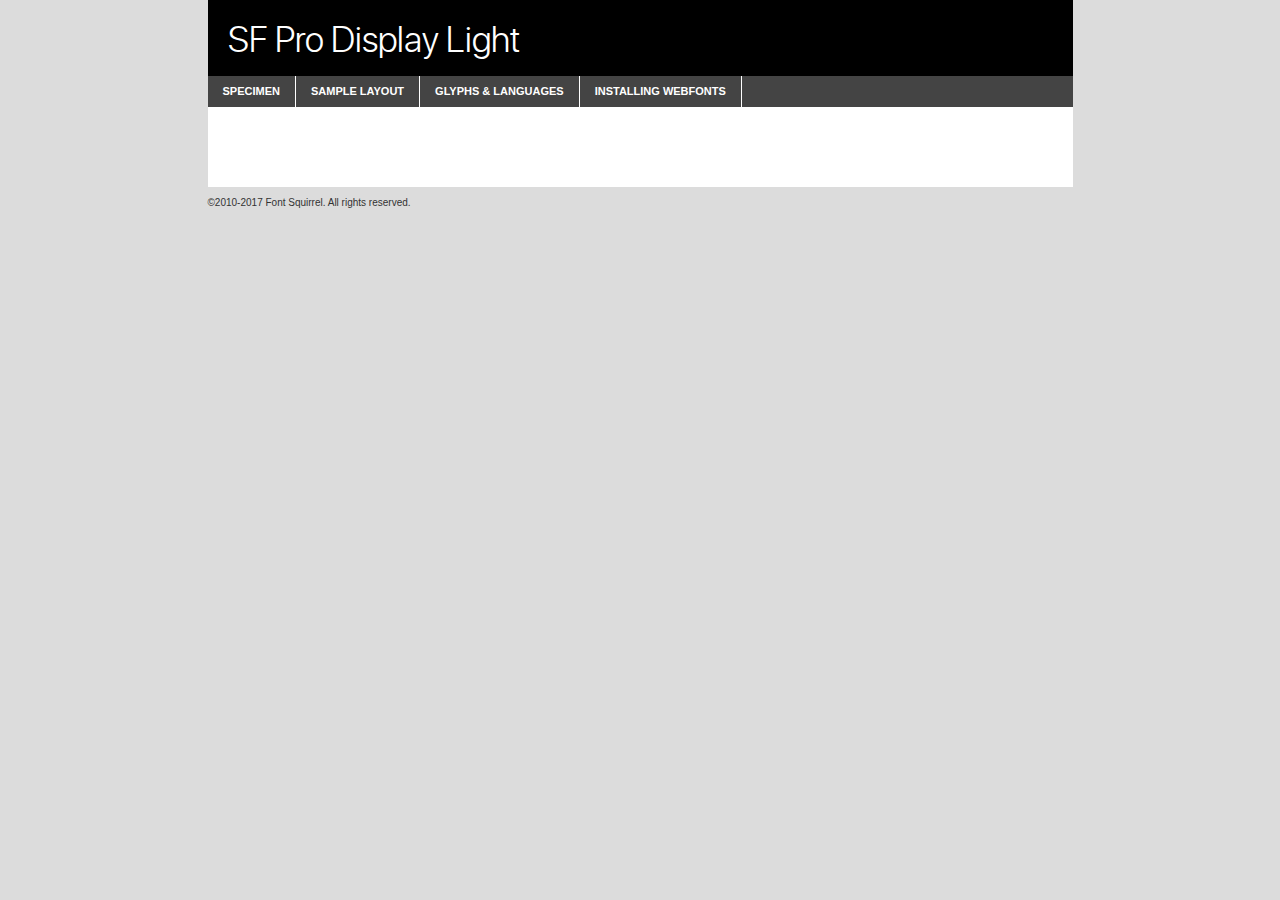
<file: font/joy_spring/SFProDisplay-Light/sfprodisplay-light-demo.html>
<!DOCTYPE html PUBLIC "-//W3C//DTD XHTML 1.0 Transitional//EN"
	"http://www.w3.org/TR/xhtml1/DTD/xhtml1-transitional.dtd">

<html xmlns="http://www.w3.org/1999/xhtml" xml:lang="en" lang="en">
<head>
	<meta http-equiv="Content-Type" content="text/html; charset=utf-8" />
	<script src="http://ajax.googleapis.com/ajax/libs/jquery/1.7.2/jquery.min.js" type="text/javascript" charset="utf-8"></script>
	<script type="text/javascript">
	(function($){$.fn.easyTabs=function(option){var param=jQuery.extend({fadeSpeed:"fast",defaultContent:1,activeClass:'active'},option);$(this).each(function(){var thisId="#"+this.id;if(param.defaultContent==''){param.defaultContent=1;}
	if(typeof param.defaultContent=="number")
	{var defaultTab=$(thisId+" .tabs li:eq("+(param.defaultContent-1)+") a").attr('href').substr(1);}else{var defaultTab=param.defaultContent;}
	$(thisId+" .tabs li a").each(function(){var tabToHide=$(this).attr('href').substr(1);$("#"+tabToHide).addClass('easytabs-tab-content');});hideAll();changeContent(defaultTab);function hideAll(){$(thisId+" .easytabs-tab-content").hide();}
	function changeContent(tabId){hideAll();$(thisId+" .tabs li").removeClass(param.activeClass);$(thisId+" .tabs li a[href=#"+tabId+"]").closest('li').addClass(param.activeClass);if(param.fadeSpeed!="none")
	{$(thisId+" #"+tabId).fadeIn(param.fadeSpeed);}else{$(thisId+" #"+tabId).show();}}
	$(thisId+" .tabs li").click(function(){var tabId=$(this).find('a').attr('href').substr(1);changeContent(tabId);return false;});});}})(jQuery);
	</script>
	<link rel="stylesheet" href="specimen_files/specimen_stylesheet.css" type="text/css" charset="utf-8" />
	<link rel="stylesheet" href="stylesheet.css" type="text/css" charset="utf-8" />

	<style type="text/css">
					body{
				font-family: 'sf_pro_displaylight';
							}
		</style>

	<title>SF Pro Display Light Specimen</title>
	
	
	<script type="text/javascript" charset="utf-8">
		$(document).ready(function() {
			$('#container').easyTabs({defaultContent:1});
		});
	</script>
</head>

<body>
<div id="container">
	<div id="header">
		SF Pro Display Light	</div>
	<ul class="tabs">
		<li><a href="#specimen">Specimen</a></li>
		<li><a href="#layout">Sample Layout</a></li>
				<li><a href="#glyphs">Glyphs &amp; Languages</a></li>
		<li><a href="#installing">Installing Webfonts</a></li>
		
	</ul>
	
	<div id="main_content">

		
			<div id="specimen">
		
				<div class="section">
					<div class="grid12 firstcol">
						<div class="huge">AaBb</div>
					</div>
				</div>
		
				<div class="section">
					<div class="glyph_range">A&#x200B;B&#x200b;C&#x200b;D&#x200b;E&#x200b;F&#x200b;G&#x200b;H&#x200b;I&#x200b;J&#x200b;K&#x200b;L&#x200b;M&#x200b;N&#x200b;O&#x200b;P&#x200b;Q&#x200b;R&#x200b;S&#x200b;T&#x200b;U&#x200b;V&#x200b;W&#x200b;X&#x200b;Y&#x200b;Z&#x200b;a&#x200b;b&#x200b;c&#x200b;d&#x200b;e&#x200b;f&#x200b;g&#x200b;h&#x200b;i&#x200b;j&#x200b;k&#x200b;l&#x200b;m&#x200b;n&#x200b;o&#x200b;p&#x200b;q&#x200b;r&#x200b;s&#x200b;t&#x200b;u&#x200b;v&#x200b;w&#x200b;x&#x200b;y&#x200b;z&#x200b;1&#x200b;2&#x200b;3&#x200b;4&#x200b;5&#x200b;6&#x200b;7&#x200b;8&#x200b;9&#x200b;0&#x200b;&amp;&#x200b;.&#x200b;,&#x200b;?&#x200b;!&#x200b;&#64;&#x200b;(&#x200b;)&#x200b;#&#x200b;$&#x200b;%&#x200b;*&#x200b;+&#x200b;-&#x200b;=&#x200b;:&#x200b;;</div>
				</div>
				<div class="section">
					<div class="grid12 firstcol">
						<table class="sample_table">
							<tr><td>10</td><td class="size10">abcdefghijklmnopqrstuvwxyzABCDEFGHIJKLMNOPQRSTUVWXYZ0123456789abcdefghijklmnopqrstuvwxyzABCDEFGHIJKLMNOPQRSTUVWXYZ0123456789abcdefghijklmnopqrstuvwxyzABCDEFGHIJKLMNOPQRSTUVWXYZ</td></tr>
							<tr><td>11</td><td class="size11">abcdefghijklmnopqrstuvwxyzABCDEFGHIJKLMNOPQRSTUVWXYZ0123456789abcdefghijklmnopqrstuvwxyzABCDEFGHIJKLMNOPQRSTUVWXYZ0123456789abcdefghijklmnopqrstuvwxyzABCDEFGHIJKLMNOPQRSTUVWXYZ</td></tr>
							<tr><td>12</td><td class="size12">abcdefghijklmnopqrstuvwxyzABCDEFGHIJKLMNOPQRSTUVWXYZ0123456789abcdefghijklmnopqrstuvwxyzABCDEFGHIJKLMNOPQRSTUVWXYZ0123456789abcdefghijklmnopqrstuvwxyzABCDEFGHIJKLMNOPQRSTUVWXYZ</td></tr>
							<tr><td>13</td><td class="size13">abcdefghijklmnopqrstuvwxyzABCDEFGHIJKLMNOPQRSTUVWXYZ0123456789abcdefghijklmnopqrstuvwxyzABCDEFGHIJKLMNOPQRSTUVWXYZ0123456789abcdefghijklmnopqrstuvwxyzABCDEFGHIJKLMNOPQRSTUVWXYZ</td></tr>
							<tr><td>14</td><td class="size14">abcdefghijklmnopqrstuvwxyzABCDEFGHIJKLMNOPQRSTUVWXYZ0123456789abcdefghijklmnopqrstuvwxyzABCDEFGHIJKLMNOPQRSTUVWXYZ0123456789abcdefghijklmnopqrstuvwxyzABCDEFGHIJKLMNOPQRSTUVWXYZ</td></tr>
							<tr><td>16</td><td class="size16">abcdefghijklmnopqrstuvwxyzABCDEFGHIJKLMNOPQRSTUVWXYZ0123456789abcdefghijklmnopqrstuvwxyzABCDEFGHIJKLMNOPQRSTUVWXYZ</td></tr>
							<tr><td>18</td><td class="size18">abcdefghijklmnopqrstuvwxyzABCDEFGHIJKLMNOPQRSTUVWXYZ0123456789abcdefghijklmnopqrstuvwxyzABCDEFGHIJKLMNOPQRSTUVWXYZ</td></tr>
							<tr><td>20</td><td class="size20">abcdefghijklmnopqrstuvwxyzABCDEFGHIJKLMNOPQRSTUVWXYZ0123456789abcdefghijklmnopqrstuvwxyzABCDEFGHIJKLMNOPQRSTUVWXYZ</td></tr>
							<tr><td>24</td><td class="size24">abcdefghijklmnopqrstuvwxyzABCDEFGHIJKLMNOPQRSTUVWXYZ0123456789abcdefghijklmnopqrstuvwxyzABCDEFGHIJKLMNOPQRSTUVWXYZ</td></tr>
							<tr><td>30</td><td class="size30">abcdefghijklmnopqrstuvwxyzABCDEFGHIJKLMNOPQRSTUVWXYZ0123456789abcdefghijklmnopqrstuvwxyzABCDEFGHIJKLMNOPQRSTUVWXYZ</td></tr>
							<tr><td>36</td><td class="size36">abcdefghijklmnopqrstuvwxyzABCDEFGHIJKLMNOPQRSTUVWXYZ0123456789abcdefghijklmnopqrstuvwxyzABCDEFGHIJKLMNOPQRSTUVWXYZ</td></tr>
							<tr><td>48</td><td class="size48">abcdefghijklmnopqrstuvwxyzABCDEFGHIJKLMNOPQRSTUVWXYZ0123456789abcdefghijklmnopqrstuvwxyzABCDEFGHIJKLMNOPQRSTUVWXYZ</td></tr>
							<tr><td>60</td><td class="size60">abcdefghijklmnopqrstuvwxyzABCDEFGHIJKLMNOPQRSTUVWXYZ0123456789abcdefghijklmnopqrstuvwxyzABCDEFGHIJKLMNOPQRSTUVWXYZ</td></tr>
							<tr><td>72</td><td class="size72">abcdefghijklmnopqrstuvwxyzABCDEFGHIJKLMNOPQRSTUVWXYZ0123456789abcdefghijklmnopqrstuvwxyzABCDEFGHIJKLMNOPQRSTUVWXYZ</td></tr>
							<tr><td>90</td><td class="size90">abcdefghijklmnopqrstuvwxyzABCDEFGHIJKLMNOPQRSTUVWXYZ0123456789abcdefghijklmnopqrstuvwxyzABCDEFGHIJKLMNOPQRSTUVWXYZ</td></tr>
						</table>
				
					</div>
			
				</div>
		
		
		
								<div class="section" id="bodycomparison">


										<div id="xheight">
				<div class="fontbody">&#x25FC;&#x25FC;&#x25FC;&#x25FC;&#x25FC;&#x25FC;&#x25FC;&#x25FC;&#x25FC;&#x25FC;&#x25FC;&#x25FC;&#x25FC;&#x25FC;&#x25FC;&#x25FC;&#x25FC;&#x25FC;&#x25FC;&#x25FC;&#x25FC;&#x25FC;&#x25FC;&#x25FC;&#x25FC;&#x25FC;&#x25FC;&#x25FC;&#x25FC;&#x25FC;&#x25FC;&#x25FC;&#x25FC;&#x25FC;&#x25FC;&#x25FC;&#x25FC;&#x25FC;&#x25FC;&#x25FC;&#x25FC;&#x25FC;&#x25FC;&#x25FC;&#x25FC;&#x25FC;&#x25FC;&#x25FC;&#x25FC;&#x25FC;&#x25FC;&#x25FC;&#x25FC;&#x25FC;&#x25FC;&#x25FC;&#x25FC;&#x25FC;&#x25FC;&#x25FC;&#x25FC;&#x25FC;&#x25FC;&#x25FC;&#x25FC;&#x25FC;&#x25FC;&#x25FC;&#x25FC;&#x25FC;&#x25FC;&#x25FC;&#x25FC;&#x25FC;&#x25FC;&#x25FC;&#x25FC;&#x25FC;&#x25FC;&#x25FC;&#x25FC;&#x25FC;&#x25FC;&#x25FC;&#x25FC;&#x25FC;&#x25FC;&#x25FC;&#x25FC;&#x25FC;&#x25FC;&#x25FC;&#x25FC;&#x25FC;&#x25FC;&#x25FC;&#x25FC;&#x25FC;&#x25FC;body</div><div class="arialbody">body</div><div class="verdanabody">body</div><div class="georgiabody">body</div></div>
										<div class="fontbody" style="z-index:1">
											body<span>SF Pro Display Light</span>
										</div>
										<div class="arialbody" style="z-index:1">
											body<span>Arial</span>
										</div>
										<div class="verdanabody" style="z-index:1">
											body<span>Verdana</span>
										</div>
										<div class="georgiabody" style="z-index:1">
											body<span>Georgia</span>
										</div>



								</div>
		
		
				<div class="section psample psample_row1" id="">
					
					<div class="grid2 firstcol">
						<p class="size10"><span>10.</span>Aenean lacinia bibendum nulla sed consectetur. Fusce dapibus, tellus ac cursus commodo, tortor mauris condimentum nibh, ut fermentum massa justo sit amet risus. Nullam id dolor id nibh ultricies vehicula ut id elit. Cum sociis natoque penatibus et magnis dis parturient montes, nascetur ridiculus mus. Nulla vitae elit libero, a pharetra augue.</p>
			
					</div>
					<div class="grid3">
						<p class="size11"><span>11.</span>Aenean lacinia bibendum nulla sed consectetur. Fusce dapibus, tellus ac cursus commodo, tortor mauris condimentum nibh, ut fermentum massa justo sit amet risus. Nullam id dolor id nibh ultricies vehicula ut id elit. Cum sociis natoque penatibus et magnis dis parturient montes, nascetur ridiculus mus. Nulla vitae elit libero, a pharetra augue.</p>
			
					</div>
					<div class="grid3">
						<p class="size12"><span>12.</span>Aenean lacinia bibendum nulla sed consectetur. Fusce dapibus, tellus ac cursus commodo, tortor mauris condimentum nibh, ut fermentum massa justo sit amet risus. Nullam id dolor id nibh ultricies vehicula ut id elit. Cum sociis natoque penatibus et magnis dis parturient montes, nascetur ridiculus mus. Nulla vitae elit libero, a pharetra augue.</p>
			
					</div>
					<div class="grid4">
						<p class="size13"><span>13.</span>Aenean lacinia bibendum nulla sed consectetur. Fusce dapibus, tellus ac cursus commodo, tortor mauris condimentum nibh, ut fermentum massa justo sit amet risus. Nullam id dolor id nibh ultricies vehicula ut id elit. Cum sociis natoque penatibus et magnis dis parturient montes, nascetur ridiculus mus. Nulla vitae elit libero, a pharetra augue.</p>
			
					</div>
					<div class="white_blend"></div>
					
				</div>
				<div class="section psample psample_row2" id="">
					<div class="grid3 firstcol">
						<p class="size14"><span>14.</span>Aenean lacinia bibendum nulla sed consectetur. Fusce dapibus, tellus ac cursus commodo, tortor mauris condimentum nibh, ut fermentum massa justo sit amet risus. Nullam id dolor id nibh ultricies vehicula ut id elit. Cum sociis natoque penatibus et magnis dis parturient montes, nascetur ridiculus mus. Nulla vitae elit libero, a pharetra augue.</p>
			
					</div>
					<div class="grid4">
						<p class="size16"><span>16.</span>Aenean lacinia bibendum nulla sed consectetur. Fusce dapibus, tellus ac cursus commodo, tortor mauris condimentum nibh, ut fermentum massa justo sit amet risus. Nullam id dolor id nibh ultricies vehicula ut id elit. Cum sociis natoque penatibus et magnis dis parturient montes, nascetur ridiculus mus. Nulla vitae elit libero, a pharetra augue.</p>
			
					</div>
					<div class="grid5">
						<p class="size18"><span>18.</span>Aenean lacinia bibendum nulla sed consectetur. Fusce dapibus, tellus ac cursus commodo, tortor mauris condimentum nibh, ut fermentum massa justo sit amet risus. Nullam id dolor id nibh ultricies vehicula ut id elit. Cum sociis natoque penatibus et magnis dis parturient montes, nascetur ridiculus mus. Nulla vitae elit libero, a pharetra augue.</p>
			
					</div>

					<div class="white_blend"></div>

				</div>
				
				<div class="section psample psample_row3" id="">
					<div class="grid5 firstcol">
						<p class="size20"><span>20.</span>Aenean lacinia bibendum nulla sed consectetur. Fusce dapibus, tellus ac cursus commodo, tortor mauris condimentum nibh, ut fermentum massa justo sit amet risus. Nullam id dolor id nibh ultricies vehicula ut id elit. Cum sociis natoque penatibus et magnis dis parturient montes, nascetur ridiculus mus. Nulla vitae elit libero, a pharetra augue.</p>
					</div>
					<div class="grid7">
						<p class="size24"><span>24.</span>Aenean lacinia bibendum nulla sed consectetur. Fusce dapibus, tellus ac cursus commodo, tortor mauris condimentum nibh, ut fermentum massa justo sit amet risus. Nullam id dolor id nibh ultricies vehicula ut id elit. Cum sociis natoque penatibus et magnis dis parturient montes, nascetur ridiculus mus. Nulla vitae elit libero, a pharetra augue.</p>
					</div>
					
					<div class="white_blend"></div>
					
				</div>
				
				<div class="section psample psample_row4" id="">
					<div class="grid12 firstcol">
						<p class="size30"><span>30.</span>Aenean lacinia bibendum nulla sed consectetur. Fusce dapibus, tellus ac cursus commodo, tortor mauris condimentum nibh, ut fermentum massa justo sit amet risus. Nullam id dolor id nibh ultricies vehicula ut id elit. Cum sociis natoque penatibus et magnis dis parturient montes, nascetur ridiculus mus. Nulla vitae elit libero, a pharetra augue.</p>
					</div>
					<div class="white_blend"></div>
					
				</div>
				
				
				
				<div class="section psample psample_row1 fullreverse">
					<div class="grid2 firstcol">
						<p class="size10"><span>10.</span>Aenean lacinia bibendum nulla sed consectetur. Fusce dapibus, tellus ac cursus commodo, tortor mauris condimentum nibh, ut fermentum massa justo sit amet risus. Nullam id dolor id nibh ultricies vehicula ut id elit. Cum sociis natoque penatibus et magnis dis parturient montes, nascetur ridiculus mus. Nulla vitae elit libero, a pharetra augue.</p>
			
					</div>
					<div class="grid3">
						<p class="size11"><span>11.</span>Aenean lacinia bibendum nulla sed consectetur. Fusce dapibus, tellus ac cursus commodo, tortor mauris condimentum nibh, ut fermentum massa justo sit amet risus. Nullam id dolor id nibh ultricies vehicula ut id elit. Cum sociis natoque penatibus et magnis dis parturient montes, nascetur ridiculus mus. Nulla vitae elit libero, a pharetra augue.</p>
			
					</div>
					<div class="grid3">
						<p class="size12"><span>12.</span>Aenean lacinia bibendum nulla sed consectetur. Fusce dapibus, tellus ac cursus commodo, tortor mauris condimentum nibh, ut fermentum massa justo sit amet risus. Nullam id dolor id nibh ultricies vehicula ut id elit. Cum sociis natoque penatibus et magnis dis parturient montes, nascetur ridiculus mus. Nulla vitae elit libero, a pharetra augue.</p>
			
					</div>
					<div class="grid4">
						<p class="size13"><span>13.</span>Aenean lacinia bibendum nulla sed consectetur. Fusce dapibus, tellus ac cursus commodo, tortor mauris condimentum nibh, ut fermentum massa justo sit amet risus. Nullam id dolor id nibh ultricies vehicula ut id elit. Cum sociis natoque penatibus et magnis dis parturient montes, nascetur ridiculus mus. Nulla vitae elit libero, a pharetra augue.</p>
			
					</div>
					<div class="black_blend"></div>
					
				</div>
				
				<div class="section psample psample_row2 fullreverse">
					<div class="grid3 firstcol">
						<p class="size14"><span>14.</span>Aenean lacinia bibendum nulla sed consectetur. Fusce dapibus, tellus ac cursus commodo, tortor mauris condimentum nibh, ut fermentum massa justo sit amet risus. Nullam id dolor id nibh ultricies vehicula ut id elit. Cum sociis natoque penatibus et magnis dis parturient montes, nascetur ridiculus mus. Nulla vitae elit libero, a pharetra augue.</p>
			
					</div>
					<div class="grid4">
						<p class="size16"><span>16.</span>Aenean lacinia bibendum nulla sed consectetur. Fusce dapibus, tellus ac cursus commodo, tortor mauris condimentum nibh, ut fermentum massa justo sit amet risus. Nullam id dolor id nibh ultricies vehicula ut id elit. Cum sociis natoque penatibus et magnis dis parturient montes, nascetur ridiculus mus. Nulla vitae elit libero, a pharetra augue.</p>
			
					</div>
					<div class="grid5">
						<p class="size18"><span>18.</span>Aenean lacinia bibendum nulla sed consectetur. Fusce dapibus, tellus ac cursus commodo, tortor mauris condimentum nibh, ut fermentum massa justo sit amet risus. Nullam id dolor id nibh ultricies vehicula ut id elit. Cum sociis natoque penatibus et magnis dis parturient montes, nascetur ridiculus mus. Nulla vitae elit libero, a pharetra augue.</p>
			
					</div>
					<div class="black_blend"></div>

				</div>
				
				<div class="section psample fullreverse psample_row3" id="">
					<div class="grid5 firstcol">
						<p class="size20"><span>20.</span>Aenean lacinia bibendum nulla sed consectetur. Fusce dapibus, tellus ac cursus commodo, tortor mauris condimentum nibh, ut fermentum massa justo sit amet risus. Nullam id dolor id nibh ultricies vehicula ut id elit. Cum sociis natoque penatibus et magnis dis parturient montes, nascetur ridiculus mus. Nulla vitae elit libero, a pharetra augue.</p>
					</div>
					<div class="grid7">
						<p class="size24"><span>24.</span>Aenean lacinia bibendum nulla sed consectetur. Fusce dapibus, tellus ac cursus commodo, tortor mauris condimentum nibh, ut fermentum massa justo sit amet risus. Nullam id dolor id nibh ultricies vehicula ut id elit. Cum sociis natoque penatibus et magnis dis parturient montes, nascetur ridiculus mus. Nulla vitae elit libero, a pharetra augue.</p>
					</div>
					
					<div class="black_blend"></div>
					
				</div>
				
				<div class="section psample fullreverse psample_row4" id="" style="border-bottom: 20px #000 solid;">
					<div class="grid12 firstcol">
						<p class="size30"><span>30.</span>Aenean lacinia bibendum nulla sed consectetur. Fusce dapibus, tellus ac cursus commodo, tortor mauris condimentum nibh, ut fermentum massa justo sit amet risus. Nullam id dolor id nibh ultricies vehicula ut id elit. Cum sociis natoque penatibus et magnis dis parturient montes, nascetur ridiculus mus. Nulla vitae elit libero, a pharetra augue.</p>
					</div>
					<div class="black_blend"></div>
					
				</div>
				
				
				
				
			</div>
			
			<div id="layout">
				
				<div class="section">
					
					<div class="grid12 firstcol">
						<h1>Lorem Ipsum Dolor</h1>
						<h2>Etiam porta sem malesuada magna mollis euismod</h2>
						
						<p class="byline">By <a href="#link">Aenean Lacinia</a></p>
					</div>
				</div>
				<div class="section">
					<div class="grid8 firstcol">
						<p class="large">Donec sed odio dui. Morbi leo risus, porta ac consectetur ac, vestibulum at eros. Fusce dapibus, tellus ac cursus commodo, tortor mauris condimentum nibh, ut fermentum massa justo sit amet risus. </p>

						
						<h3>Pellentesque ornare sem</h3>

						<p>Maecenas sed diam eget risus varius blandit sit amet non magna. Maecenas faucibus mollis interdum. Donec ullamcorper nulla non metus auctor fringilla. Nullam id dolor id nibh ultricies vehicula ut id elit. Nullam id dolor id nibh ultricies vehicula ut id elit. </p>

						<p>Aenean eu leo quam. Pellentesque ornare sem lacinia quam venenatis vestibulum. Lorem ipsum dolor sit amet, consectetur adipiscing elit. Cum sociis natoque penatibus et magnis dis parturient montes, nascetur ridiculus mus. </p>

						<p>Nulla vitae elit libero, a pharetra augue. Praesent commodo cursus magna, vel scelerisque nisl consectetur et. Aenean lacinia bibendum nulla sed consectetur. </p>

						<p>Nullam quis risus eget urna mollis ornare vel eu leo. Nullam quis risus eget urna mollis ornare vel eu leo. Maecenas sed diam eget risus varius blandit sit amet non magna. Donec ullamcorper nulla non metus auctor fringilla. </p>

						<h3>Cras mattis consectetur</h3>

						<p>Aenean eu leo quam. Pellentesque ornare sem lacinia quam venenatis vestibulum. Aenean lacinia bibendum nulla sed consectetur. Integer posuere erat a ante venenatis dapibus posuere velit aliquet. Cras mattis consectetur purus sit amet fermentum. </p>

						<p>Nullam id dolor id nibh ultricies vehicula ut id elit. Nullam quis risus eget urna mollis ornare vel eu leo. Cras mattis consectetur purus sit amet fermentum.</p>
					</div>
					
					<div class="grid4 sidebar">
						
						<div class="box reverse">
							<p class="last">Nullam quis risus eget urna mollis ornare vel eu leo. Donec ullamcorper nulla non metus auctor fringilla. Cras mattis consectetur purus sit amet fermentum. Sed posuere consectetur est at lobortis. Lorem ipsum dolor sit amet, consectetur adipiscing elit. </p>
						</div>
						
						<p class="caption">Maecenas sed diam eget risus varius.</p>

						<p>Vestibulum id ligula porta felis euismod semper. Integer posuere erat a ante venenatis dapibus posuere velit aliquet. Vestibulum id ligula porta felis euismod semper. Sed posuere consectetur est at lobortis. Maecenas sed diam eget risus varius blandit sit amet non magna. Fusce dapibus, tellus ac cursus commodo, tortor mauris condimentum nibh, ut fermentum massa justo sit amet risus. </p>

					

						<p>Duis mollis, est non commodo luctus, nisi erat porttitor ligula, eget lacinia odio sem nec elit. Aenean lacinia bibendum nulla sed consectetur. Vivamus sagittis lacus vel augue laoreet rutrum faucibus dolor auctor. Aenean lacinia bibendum nulla sed consectetur. Nullam quis risus eget urna mollis ornare vel eu leo. </p>

						<p>Praesent commodo cursus magna, vel scelerisque nisl consectetur et. Donec ullamcorper nulla non metus auctor fringilla. Maecenas faucibus mollis interdum. Fusce dapibus, tellus ac cursus commodo, tortor mauris condimentum nibh, ut fermentum massa justo sit amet risus. </p>

					</div>
				</div>
				
			</div>


			



		<div id="glyphs">
			<div class="section">
				<div class="grid12 firstcol">
			
				<h1>Language Support</h1>
				<p>The subset of SF Pro Display Light in this kit supports the following languages:<br />
			
					Cyrillic, English, Arrernte, Bislama, Cebuano, Fijian, Gilbertese, Hmong, Ibanag, Iloko_ilokano, Interglossa_glosa, Interlingua, Lojban, Norfolk_pitcairnese, Oromo, Rotokas, Seychelles_creole, Shona, Somali, Southern_ndebele, Swahili, Swati_swazi, Tok_pisin, Turkmen_cyrillic, Uyghur_cyrillic, Votic_cyrillic, Warlpiri, Xhosa, Zulu, Latinbasic, Ubasic, Demo, Moldovan				</p>
				<h1>Glyph Chart</h1>
				<p>The subset of SF Pro Display Light in this kit includes all the glyphs listed below. Unicode entities are included above each glyph to help you insert individual characters into your layout.</p>
				<div id="glyph_chart">
			
																				 <div><p>&amp;#13;</p>&#13;</div>
																				 <div><p>&amp;#32;</p>&#32;</div>
																				 <div><p>&amp;#33;</p>&#33;</div>
																				 <div><p>&amp;#34;</p>&#34;</div>
																				 <div><p>&amp;#35;</p>&#35;</div>
																				 <div><p>&amp;#36;</p>&#36;</div>
																				 <div><p>&amp;#37;</p>&#37;</div>
																				 <div><p>&amp;#38;</p>&#38;</div>
																				 <div><p>&amp;#39;</p>&#39;</div>
																				 <div><p>&amp;#40;</p>&#40;</div>
																				 <div><p>&amp;#41;</p>&#41;</div>
																				 <div><p>&amp;#42;</p>&#42;</div>
																				 <div><p>&amp;#43;</p>&#43;</div>
																				 <div><p>&amp;#44;</p>&#44;</div>
																				 <div><p>&amp;#45;</p>&#45;</div>
																				 <div><p>&amp;#46;</p>&#46;</div>
																				 <div><p>&amp;#47;</p>&#47;</div>
																				 <div><p>&amp;#48;</p>&#48;</div>
																				 <div><p>&amp;#49;</p>&#49;</div>
																				 <div><p>&amp;#50;</p>&#50;</div>
																				 <div><p>&amp;#51;</p>&#51;</div>
																				 <div><p>&amp;#52;</p>&#52;</div>
																				 <div><p>&amp;#53;</p>&#53;</div>
																				 <div><p>&amp;#54;</p>&#54;</div>
																				 <div><p>&amp;#55;</p>&#55;</div>
																				 <div><p>&amp;#56;</p>&#56;</div>
																				 <div><p>&amp;#57;</p>&#57;</div>
																				 <div><p>&amp;#58;</p>&#58;</div>
																				 <div><p>&amp;#59;</p>&#59;</div>
																				 <div><p>&amp;#60;</p>&#60;</div>
																				 <div><p>&amp;#61;</p>&#61;</div>
																				 <div><p>&amp;#62;</p>&#62;</div>
																				 <div><p>&amp;#63;</p>&#63;</div>
																				 <div><p>&amp;#64;</p>&#64;</div>
																				 <div><p>&amp;#65;</p>&#65;</div>
																				 <div><p>&amp;#66;</p>&#66;</div>
																				 <div><p>&amp;#67;</p>&#67;</div>
																				 <div><p>&amp;#68;</p>&#68;</div>
																				 <div><p>&amp;#69;</p>&#69;</div>
																				 <div><p>&amp;#70;</p>&#70;</div>
																				 <div><p>&amp;#71;</p>&#71;</div>
																				 <div><p>&amp;#72;</p>&#72;</div>
																				 <div><p>&amp;#73;</p>&#73;</div>
																				 <div><p>&amp;#74;</p>&#74;</div>
																				 <div><p>&amp;#75;</p>&#75;</div>
																				 <div><p>&amp;#76;</p>&#76;</div>
																				 <div><p>&amp;#77;</p>&#77;</div>
																				 <div><p>&amp;#78;</p>&#78;</div>
																				 <div><p>&amp;#79;</p>&#79;</div>
																				 <div><p>&amp;#80;</p>&#80;</div>
																				 <div><p>&amp;#81;</p>&#81;</div>
																				 <div><p>&amp;#82;</p>&#82;</div>
																				 <div><p>&amp;#83;</p>&#83;</div>
																				 <div><p>&amp;#84;</p>&#84;</div>
																				 <div><p>&amp;#85;</p>&#85;</div>
																				 <div><p>&amp;#86;</p>&#86;</div>
																				 <div><p>&amp;#87;</p>&#87;</div>
																				 <div><p>&amp;#88;</p>&#88;</div>
																				 <div><p>&amp;#89;</p>&#89;</div>
																				 <div><p>&amp;#90;</p>&#90;</div>
																				 <div><p>&amp;#91;</p>&#91;</div>
																				 <div><p>&amp;#92;</p>&#92;</div>
																				 <div><p>&amp;#93;</p>&#93;</div>
																				 <div><p>&amp;#94;</p>&#94;</div>
																				 <div><p>&amp;#95;</p>&#95;</div>
																				 <div><p>&amp;#96;</p>&#96;</div>
																				 <div><p>&amp;#97;</p>&#97;</div>
																				 <div><p>&amp;#98;</p>&#98;</div>
																				 <div><p>&amp;#99;</p>&#99;</div>
																				 <div><p>&amp;#100;</p>&#100;</div>
																				 <div><p>&amp;#101;</p>&#101;</div>
																				 <div><p>&amp;#102;</p>&#102;</div>
																				 <div><p>&amp;#103;</p>&#103;</div>
																				 <div><p>&amp;#104;</p>&#104;</div>
																				 <div><p>&amp;#105;</p>&#105;</div>
																				 <div><p>&amp;#106;</p>&#106;</div>
																				 <div><p>&amp;#107;</p>&#107;</div>
																				 <div><p>&amp;#108;</p>&#108;</div>
																				 <div><p>&amp;#109;</p>&#109;</div>
																				 <div><p>&amp;#110;</p>&#110;</div>
																				 <div><p>&amp;#111;</p>&#111;</div>
																				 <div><p>&amp;#112;</p>&#112;</div>
																				 <div><p>&amp;#113;</p>&#113;</div>
																				 <div><p>&amp;#114;</p>&#114;</div>
																				 <div><p>&amp;#115;</p>&#115;</div>
																				 <div><p>&amp;#116;</p>&#116;</div>
																				 <div><p>&amp;#117;</p>&#117;</div>
																				 <div><p>&amp;#118;</p>&#118;</div>
																				 <div><p>&amp;#119;</p>&#119;</div>
																				 <div><p>&amp;#120;</p>&#120;</div>
																				 <div><p>&amp;#121;</p>&#121;</div>
																				 <div><p>&amp;#122;</p>&#122;</div>
																				 <div><p>&amp;#123;</p>&#123;</div>
																				 <div><p>&amp;#124;</p>&#124;</div>
																				 <div><p>&amp;#125;</p>&#125;</div>
																				 <div><p>&amp;#126;</p>&#126;</div>
																				 <div><p>&amp;#160;</p>&#160;</div>
																				 <div><p>&amp;#162;</p>&#162;</div>
																				 <div><p>&amp;#163;</p>&#163;</div>
																				 <div><p>&amp;#165;</p>&#165;</div>
																				 <div><p>&amp;#168;</p>&#168;</div>
																				 <div><p>&amp;#169;</p>&#169;</div>
																				 <div><p>&amp;#171;</p>&#171;</div>
																				 <div><p>&amp;#173;</p>&#173;</div>
																				 <div><p>&amp;#174;</p>&#174;</div>
																				 <div><p>&amp;#180;</p>&#180;</div>
																				 <div><p>&amp;#184;</p>&#184;</div>
																				 <div><p>&amp;#187;</p>&#187;</div>
																				 <div><p>&amp;#710;</p>&#710;</div>
																				 <div><p>&amp;#730;</p>&#730;</div>
																				 <div><p>&amp;#732;</p>&#732;</div>
																				 <div><p>&amp;#1024;</p>&#1024;</div>
																				 <div><p>&amp;#1025;</p>&#1025;</div>
																				 <div><p>&amp;#1026;</p>&#1026;</div>
																				 <div><p>&amp;#1027;</p>&#1027;</div>
																				 <div><p>&amp;#1028;</p>&#1028;</div>
																				 <div><p>&amp;#1029;</p>&#1029;</div>
																				 <div><p>&amp;#1030;</p>&#1030;</div>
																				 <div><p>&amp;#1031;</p>&#1031;</div>
																				 <div><p>&amp;#1032;</p>&#1032;</div>
																				 <div><p>&amp;#1033;</p>&#1033;</div>
																				 <div><p>&amp;#1034;</p>&#1034;</div>
																				 <div><p>&amp;#1035;</p>&#1035;</div>
																				 <div><p>&amp;#1036;</p>&#1036;</div>
																				 <div><p>&amp;#1037;</p>&#1037;</div>
																				 <div><p>&amp;#1038;</p>&#1038;</div>
																				 <div><p>&amp;#1039;</p>&#1039;</div>
																				 <div><p>&amp;#1040;</p>&#1040;</div>
																				 <div><p>&amp;#1041;</p>&#1041;</div>
																				 <div><p>&amp;#1042;</p>&#1042;</div>
																				 <div><p>&amp;#1043;</p>&#1043;</div>
																				 <div><p>&amp;#1044;</p>&#1044;</div>
																				 <div><p>&amp;#1045;</p>&#1045;</div>
																				 <div><p>&amp;#1046;</p>&#1046;</div>
																				 <div><p>&amp;#1047;</p>&#1047;</div>
																				 <div><p>&amp;#1048;</p>&#1048;</div>
																				 <div><p>&amp;#1049;</p>&#1049;</div>
																				 <div><p>&amp;#1050;</p>&#1050;</div>
																				 <div><p>&amp;#1051;</p>&#1051;</div>
																				 <div><p>&amp;#1052;</p>&#1052;</div>
																				 <div><p>&amp;#1053;</p>&#1053;</div>
																				 <div><p>&amp;#1054;</p>&#1054;</div>
																				 <div><p>&amp;#1055;</p>&#1055;</div>
																				 <div><p>&amp;#1056;</p>&#1056;</div>
																				 <div><p>&amp;#1057;</p>&#1057;</div>
																				 <div><p>&amp;#1058;</p>&#1058;</div>
																				 <div><p>&amp;#1059;</p>&#1059;</div>
																				 <div><p>&amp;#1060;</p>&#1060;</div>
																				 <div><p>&amp;#1061;</p>&#1061;</div>
																				 <div><p>&amp;#1062;</p>&#1062;</div>
																				 <div><p>&amp;#1063;</p>&#1063;</div>
																				 <div><p>&amp;#1064;</p>&#1064;</div>
																				 <div><p>&amp;#1065;</p>&#1065;</div>
																				 <div><p>&amp;#1066;</p>&#1066;</div>
																				 <div><p>&amp;#1067;</p>&#1067;</div>
																				 <div><p>&amp;#1068;</p>&#1068;</div>
																				 <div><p>&amp;#1069;</p>&#1069;</div>
																				 <div><p>&amp;#1070;</p>&#1070;</div>
																				 <div><p>&amp;#1071;</p>&#1071;</div>
																				 <div><p>&amp;#1072;</p>&#1072;</div>
																				 <div><p>&amp;#1073;</p>&#1073;</div>
																				 <div><p>&amp;#1074;</p>&#1074;</div>
																				 <div><p>&amp;#1075;</p>&#1075;</div>
																				 <div><p>&amp;#1076;</p>&#1076;</div>
																				 <div><p>&amp;#1077;</p>&#1077;</div>
																				 <div><p>&amp;#1078;</p>&#1078;</div>
																				 <div><p>&amp;#1079;</p>&#1079;</div>
																				 <div><p>&amp;#1080;</p>&#1080;</div>
																				 <div><p>&amp;#1081;</p>&#1081;</div>
																				 <div><p>&amp;#1082;</p>&#1082;</div>
																				 <div><p>&amp;#1083;</p>&#1083;</div>
																				 <div><p>&amp;#1084;</p>&#1084;</div>
																				 <div><p>&amp;#1085;</p>&#1085;</div>
																				 <div><p>&amp;#1086;</p>&#1086;</div>
																				 <div><p>&amp;#1087;</p>&#1087;</div>
																				 <div><p>&amp;#1088;</p>&#1088;</div>
																				 <div><p>&amp;#1089;</p>&#1089;</div>
																				 <div><p>&amp;#1090;</p>&#1090;</div>
																				 <div><p>&amp;#1091;</p>&#1091;</div>
																				 <div><p>&amp;#1092;</p>&#1092;</div>
																				 <div><p>&amp;#1093;</p>&#1093;</div>
																				 <div><p>&amp;#1094;</p>&#1094;</div>
																				 <div><p>&amp;#1095;</p>&#1095;</div>
																				 <div><p>&amp;#1096;</p>&#1096;</div>
																				 <div><p>&amp;#1097;</p>&#1097;</div>
																				 <div><p>&amp;#1098;</p>&#1098;</div>
																				 <div><p>&amp;#1099;</p>&#1099;</div>
																				 <div><p>&amp;#1100;</p>&#1100;</div>
																				 <div><p>&amp;#1101;</p>&#1101;</div>
																				 <div><p>&amp;#1102;</p>&#1102;</div>
																				 <div><p>&amp;#1103;</p>&#1103;</div>
																				 <div><p>&amp;#1104;</p>&#1104;</div>
																				 <div><p>&amp;#1105;</p>&#1105;</div>
																				 <div><p>&amp;#1106;</p>&#1106;</div>
																				 <div><p>&amp;#1107;</p>&#1107;</div>
																				 <div><p>&amp;#1108;</p>&#1108;</div>
																				 <div><p>&amp;#1109;</p>&#1109;</div>
																				 <div><p>&amp;#1110;</p>&#1110;</div>
																				 <div><p>&amp;#1111;</p>&#1111;</div>
																				 <div><p>&amp;#1112;</p>&#1112;</div>
																				 <div><p>&amp;#1113;</p>&#1113;</div>
																				 <div><p>&amp;#1114;</p>&#1114;</div>
																				 <div><p>&amp;#1115;</p>&#1115;</div>
																				 <div><p>&amp;#1116;</p>&#1116;</div>
																				 <div><p>&amp;#1117;</p>&#1117;</div>
																				 <div><p>&amp;#1118;</p>&#1118;</div>
																				 <div><p>&amp;#1119;</p>&#1119;</div>
																				 <div><p>&amp;#1122;</p>&#1122;</div>
																				 <div><p>&amp;#1123;</p>&#1123;</div>
																				 <div><p>&amp;#1138;</p>&#1138;</div>
																				 <div><p>&amp;#1139;</p>&#1139;</div>
																				 <div><p>&amp;#1140;</p>&#1140;</div>
																				 <div><p>&amp;#1141;</p>&#1141;</div>
																				 <div><p>&amp;#1162;</p>&#1162;</div>
																				 <div><p>&amp;#1163;</p>&#1163;</div>
																				 <div><p>&amp;#1164;</p>&#1164;</div>
																				 <div><p>&amp;#1165;</p>&#1165;</div>
																				 <div><p>&amp;#1166;</p>&#1166;</div>
																				 <div><p>&amp;#1167;</p>&#1167;</div>
																				 <div><p>&amp;#1168;</p>&#1168;</div>
																				 <div><p>&amp;#1169;</p>&#1169;</div>
																				 <div><p>&amp;#1170;</p>&#1170;</div>
																				 <div><p>&amp;#1171;</p>&#1171;</div>
																				 <div><p>&amp;#1172;</p>&#1172;</div>
																				 <div><p>&amp;#1173;</p>&#1173;</div>
																				 <div><p>&amp;#1174;</p>&#1174;</div>
																				 <div><p>&amp;#1175;</p>&#1175;</div>
																				 <div><p>&amp;#1176;</p>&#1176;</div>
																				 <div><p>&amp;#1177;</p>&#1177;</div>
																				 <div><p>&amp;#1178;</p>&#1178;</div>
																				 <div><p>&amp;#1179;</p>&#1179;</div>
																				 <div><p>&amp;#1180;</p>&#1180;</div>
																				 <div><p>&amp;#1181;</p>&#1181;</div>
																				 <div><p>&amp;#1182;</p>&#1182;</div>
																				 <div><p>&amp;#1183;</p>&#1183;</div>
																				 <div><p>&amp;#1184;</p>&#1184;</div>
																				 <div><p>&amp;#1185;</p>&#1185;</div>
																				 <div><p>&amp;#1186;</p>&#1186;</div>
																				 <div><p>&amp;#1187;</p>&#1187;</div>
																				 <div><p>&amp;#1188;</p>&#1188;</div>
																				 <div><p>&amp;#1189;</p>&#1189;</div>
																				 <div><p>&amp;#1190;</p>&#1190;</div>
																				 <div><p>&amp;#1191;</p>&#1191;</div>
																				 <div><p>&amp;#1192;</p>&#1192;</div>
																				 <div><p>&amp;#1193;</p>&#1193;</div>
																				 <div><p>&amp;#1194;</p>&#1194;</div>
																				 <div><p>&amp;#1195;</p>&#1195;</div>
																				 <div><p>&amp;#1196;</p>&#1196;</div>
																				 <div><p>&amp;#1197;</p>&#1197;</div>
																				 <div><p>&amp;#1198;</p>&#1198;</div>
																				 <div><p>&amp;#1199;</p>&#1199;</div>
																				 <div><p>&amp;#1200;</p>&#1200;</div>
																				 <div><p>&amp;#1201;</p>&#1201;</div>
																				 <div><p>&amp;#1202;</p>&#1202;</div>
																				 <div><p>&amp;#1203;</p>&#1203;</div>
																				 <div><p>&amp;#1204;</p>&#1204;</div>
																				 <div><p>&amp;#1205;</p>&#1205;</div>
																				 <div><p>&amp;#1206;</p>&#1206;</div>
																				 <div><p>&amp;#1207;</p>&#1207;</div>
																				 <div><p>&amp;#1208;</p>&#1208;</div>
																				 <div><p>&amp;#1209;</p>&#1209;</div>
																				 <div><p>&amp;#1210;</p>&#1210;</div>
																				 <div><p>&amp;#1211;</p>&#1211;</div>
																				 <div><p>&amp;#1212;</p>&#1212;</div>
																				 <div><p>&amp;#1213;</p>&#1213;</div>
																				 <div><p>&amp;#1214;</p>&#1214;</div>
																				 <div><p>&amp;#1215;</p>&#1215;</div>
																				 <div><p>&amp;#1216;</p>&#1216;</div>
																				 <div><p>&amp;#1217;</p>&#1217;</div>
																				 <div><p>&amp;#1218;</p>&#1218;</div>
																				 <div><p>&amp;#1219;</p>&#1219;</div>
																				 <div><p>&amp;#1220;</p>&#1220;</div>
																				 <div><p>&amp;#1221;</p>&#1221;</div>
																				 <div><p>&amp;#1222;</p>&#1222;</div>
																				 <div><p>&amp;#1223;</p>&#1223;</div>
																				 <div><p>&amp;#1224;</p>&#1224;</div>
																				 <div><p>&amp;#1225;</p>&#1225;</div>
																				 <div><p>&amp;#1226;</p>&#1226;</div>
																				 <div><p>&amp;#1227;</p>&#1227;</div>
																				 <div><p>&amp;#1228;</p>&#1228;</div>
																				 <div><p>&amp;#1229;</p>&#1229;</div>
																				 <div><p>&amp;#1230;</p>&#1230;</div>
																				 <div><p>&amp;#1231;</p>&#1231;</div>
																				 <div><p>&amp;#1232;</p>&#1232;</div>
																				 <div><p>&amp;#1233;</p>&#1233;</div>
																				 <div><p>&amp;#1234;</p>&#1234;</div>
																				 <div><p>&amp;#1235;</p>&#1235;</div>
																				 <div><p>&amp;#1236;</p>&#1236;</div>
																				 <div><p>&amp;#1237;</p>&#1237;</div>
																				 <div><p>&amp;#1238;</p>&#1238;</div>
																				 <div><p>&amp;#1239;</p>&#1239;</div>
																				 <div><p>&amp;#1240;</p>&#1240;</div>
																				 <div><p>&amp;#1241;</p>&#1241;</div>
																				 <div><p>&amp;#1242;</p>&#1242;</div>
																				 <div><p>&amp;#1243;</p>&#1243;</div>
																				 <div><p>&amp;#1244;</p>&#1244;</div>
																				 <div><p>&amp;#1245;</p>&#1245;</div>
																				 <div><p>&amp;#1246;</p>&#1246;</div>
																				 <div><p>&amp;#1247;</p>&#1247;</div>
																				 <div><p>&amp;#1248;</p>&#1248;</div>
																				 <div><p>&amp;#1249;</p>&#1249;</div>
																				 <div><p>&amp;#1250;</p>&#1250;</div>
																				 <div><p>&amp;#1251;</p>&#1251;</div>
																				 <div><p>&amp;#1252;</p>&#1252;</div>
																				 <div><p>&amp;#1253;</p>&#1253;</div>
																				 <div><p>&amp;#1254;</p>&#1254;</div>
																				 <div><p>&amp;#1255;</p>&#1255;</div>
																				 <div><p>&amp;#1256;</p>&#1256;</div>
																				 <div><p>&amp;#1257;</p>&#1257;</div>
																				 <div><p>&amp;#1258;</p>&#1258;</div>
																				 <div><p>&amp;#1259;</p>&#1259;</div>
																				 <div><p>&amp;#1260;</p>&#1260;</div>
																				 <div><p>&amp;#1261;</p>&#1261;</div>
																				 <div><p>&amp;#1262;</p>&#1262;</div>
																				 <div><p>&amp;#1263;</p>&#1263;</div>
																				 <div><p>&amp;#1264;</p>&#1264;</div>
																				 <div><p>&amp;#1265;</p>&#1265;</div>
																				 <div><p>&amp;#1266;</p>&#1266;</div>
																				 <div><p>&amp;#1267;</p>&#1267;</div>
																				 <div><p>&amp;#1268;</p>&#1268;</div>
																				 <div><p>&amp;#1269;</p>&#1269;</div>
																				 <div><p>&amp;#1270;</p>&#1270;</div>
																				 <div><p>&amp;#1271;</p>&#1271;</div>
																				 <div><p>&amp;#1272;</p>&#1272;</div>
																				 <div><p>&amp;#1273;</p>&#1273;</div>
																				 <div><p>&amp;#1274;</p>&#1274;</div>
																				 <div><p>&amp;#1275;</p>&#1275;</div>
																				 <div><p>&amp;#1276;</p>&#1276;</div>
																				 <div><p>&amp;#1277;</p>&#1277;</div>
																				 <div><p>&amp;#1278;</p>&#1278;</div>
																				 <div><p>&amp;#1279;</p>&#1279;</div>
																				 <div><p>&amp;#8192;</p>&#8192;</div>
																				 <div><p>&amp;#8193;</p>&#8193;</div>
																				 <div><p>&amp;#8194;</p>&#8194;</div>
																				 <div><p>&amp;#8195;</p>&#8195;</div>
																				 <div><p>&amp;#8196;</p>&#8196;</div>
																				 <div><p>&amp;#8197;</p>&#8197;</div>
																				 <div><p>&amp;#8198;</p>&#8198;</div>
																				 <div><p>&amp;#8199;</p>&#8199;</div>
																				 <div><p>&amp;#8200;</p>&#8200;</div>
																				 <div><p>&amp;#8201;</p>&#8201;</div>
																				 <div><p>&amp;#8202;</p>&#8202;</div>
																				 <div><p>&amp;#8208;</p>&#8208;</div>
																				 <div><p>&amp;#8209;</p>&#8209;</div>
																				 <div><p>&amp;#8210;</p>&#8210;</div>
																				 <div><p>&amp;#8211;</p>&#8211;</div>
																				 <div><p>&amp;#8212;</p>&#8212;</div>
																				 <div><p>&amp;#8216;</p>&#8216;</div>
																				 <div><p>&amp;#8217;</p>&#8217;</div>
																				 <div><p>&amp;#8218;</p>&#8218;</div>
																				 <div><p>&amp;#8220;</p>&#8220;</div>
																				 <div><p>&amp;#8221;</p>&#8221;</div>
																				 <div><p>&amp;#8222;</p>&#8222;</div>
																				 <div><p>&amp;#8230;</p>&#8230;</div>
																				 <div><p>&amp;#8239;</p>&#8239;</div>
																				 <div><p>&amp;#8249;</p>&#8249;</div>
																				 <div><p>&amp;#8250;</p>&#8250;</div>
																				 <div><p>&amp;#8287;</p>&#8287;</div>
																				 <div><p>&amp;#8364;</p>&#8364;</div>
																				 <div><p>&amp;#8482;</p>&#8482;</div>
																				 <div><p>&amp;#9724;</p>&#9724;</div>
																																						</div>	
				</div>
		
		
			</div>
		</div>
		
		
		<div id="specs">
			
		</div>
	
		<div id="installing">
			<div class="section">
				<div class="grid7 firstcol">
					<h1>Installing Webfonts</h1>
					
					<p>Webfonts are supported by all major browser platforms but not all in the same way. There are currently four different font formats that must be included in order to target all browsers. This includes TTF, WOFF, EOT and SVG.</p>
					
					<h2>1. Upload your webfonts</h2>
					<p>You must upload your webfont kit to your website. They should be in or near the same directory as your CSS files.</p>
					
					<h2>2. Include the webfont stylesheet</h2>
					<p>A special CSS @font-face declaration helps the various browsers select the appropriate font it needs without causing you a bunch of headaches. Learn more about this syntax by reading the <a href="https://www.fontspring.com/blog/further-hardening-of-the-bulletproof-syntax">Fontspring blog post</a> about it. The code for it is as follows:</p>


<code>
@font-face{ 
	font-family: 'MyWebFont';
	src: url('WebFont.eot');
	src: url('WebFont.eot?#iefix') format('embedded-opentype'),
	     url('WebFont.woff') format('woff'),
	     url('WebFont.ttf') format('truetype'),
	     url('WebFont.svg#webfont') format('svg');
}
</code>

	<p>We've already gone ahead and generated the code for you. All you have to do is link to the stylesheet in your HTML, like this:</p>
	<code>&lt;link rel=&quot;stylesheet&quot; href=&quot;stylesheet.css&quot; type=&quot;text/css&quot; charset=&quot;utf-8&quot; /&gt;</code>

					<h2>3. Modify your own stylesheet</h2>
					<p>To take advantage of your new fonts, you must tell your stylesheet to use them. Look at the original @font-face declaration above and find the property called "font-family." The name linked there will be what you use to reference the font. Prepend that webfont name to the font stack in the "font-family" property, inside the selector you want to change. For example:</p>
<code>p { font-family: 'WebFont', Arial, sans-serif; }</code>

<h2>4. Test</h2>
<p>Getting webfonts to work cross-browser <em>can</em> be tricky. Use the information in the sidebar to help you if you find that fonts aren't loading in a particular browser.</p>
				</div>
				
				<div class="grid5 sidebar">
					<div class="box">
						<h2>Troubleshooting<br />Font-Face Problems</h2>
						<p>Having trouble getting your webfonts to load in your new website? Here are some tips to sort out what might be the problem.</p>

						<h3>Fonts not showing in any browser</h3>

						<p>This sounds like you need to work on the plumbing. You either did not upload the fonts to the correct directory, or you did not link the fonts properly in the CSS. If you've confirmed that all this is correct and you still have a problem, take a look at your .htaccess file and see if requests are getting intercepted.</p>

						<h3>Fonts not loading in iPhone or iPad</h3>

						<p>The most common problem here is that you are serving the fonts from an IIS server. IIS refuses to serve files that have unknown MIME types. If that is the case, you must set the MIME type for SVG to "image/svg+xml" in the server settings. Follow these instructions from Microsoft if you need help.</p>

						<h3>Fonts not loading in Firefox</h3>

						<p>The primary reason for this failure? You are still using a version Firefox older than 3.5. So upgrade already! If that isn't it, then you are very likely serving fonts from a different domain. Firefox requires that all font assets be served from the same domain. Lastly it is possible that you need to add WOFF to your list of MIME types (if you are serving via IIS.)</p>

						<h3>Fonts not loading in IE</h3>

						<p>Are you looking at Internet Explorer on an actual Windows machine or are you cheating by using a service like Adobe BrowserLab? Many of these screenshot services do not render @font-face for IE. Best to test it on a real machine.</p>

						<h3>Fonts not loading in IE9</h3>

						<p>IE9, like Firefox, requires that fonts be served from the same domain as the website. Make sure that is the case.</p>
					</div>
				</div>
			</div>
			
		</div>
	
	</div>
	<div id="footer">
		<p>&copy;2010-2017 Font Squirrel. All rights reserved.</p>
	</div>
</div>
</body>
</html>
</file>
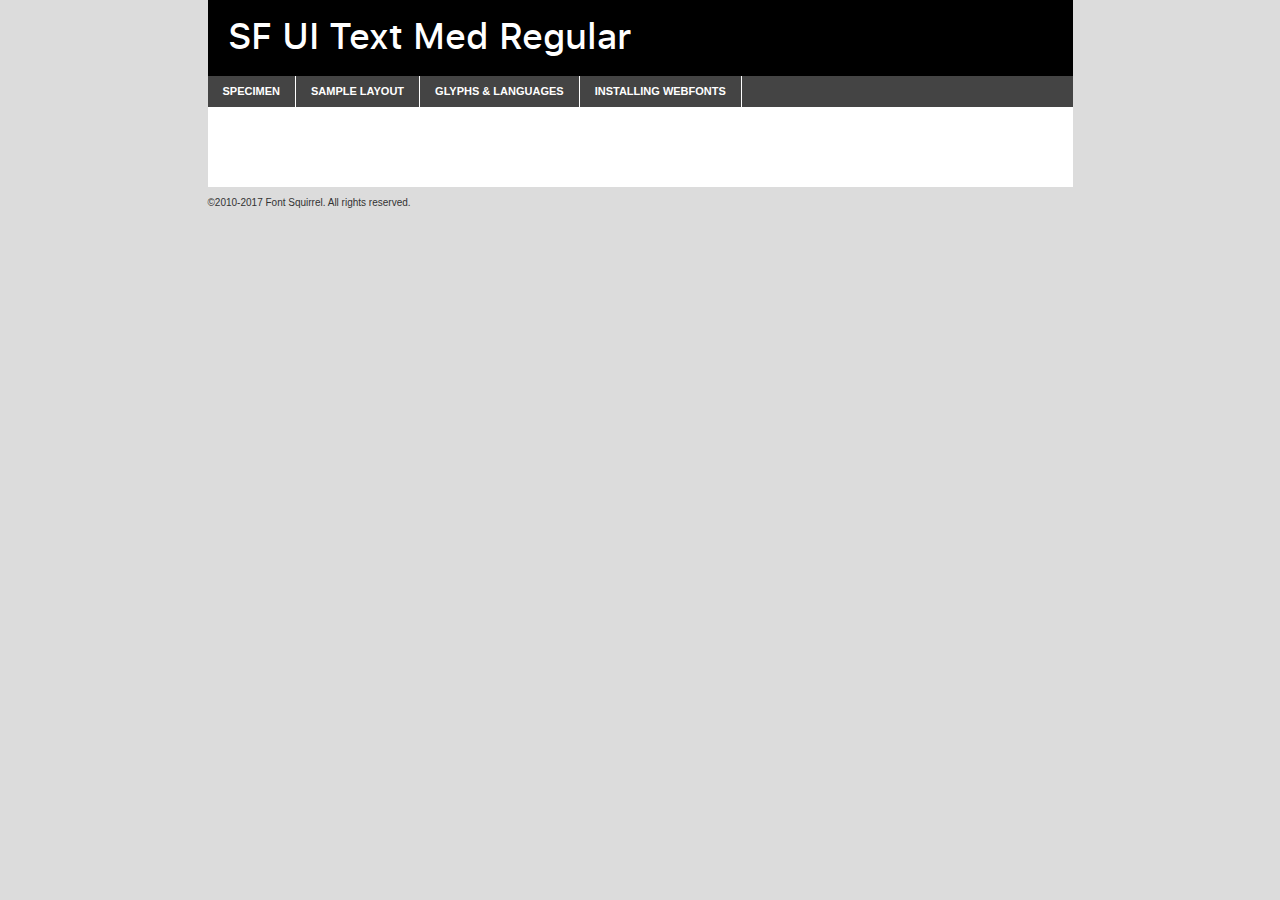
<file: font/joy_spring/SFUIText-Medium/sfuitext-medium-demo.html>
<!DOCTYPE html PUBLIC "-//W3C//DTD XHTML 1.0 Transitional//EN"
	"http://www.w3.org/TR/xhtml1/DTD/xhtml1-transitional.dtd">

<html xmlns="http://www.w3.org/1999/xhtml" xml:lang="en" lang="en">
<head>
	<meta http-equiv="Content-Type" content="text/html; charset=utf-8" />
	<script src="http://ajax.googleapis.com/ajax/libs/jquery/1.7.2/jquery.min.js" type="text/javascript" charset="utf-8"></script>
	<script type="text/javascript">
	(function($){$.fn.easyTabs=function(option){var param=jQuery.extend({fadeSpeed:"fast",defaultContent:1,activeClass:'active'},option);$(this).each(function(){var thisId="#"+this.id;if(param.defaultContent==''){param.defaultContent=1;}
	if(typeof param.defaultContent=="number")
	{var defaultTab=$(thisId+" .tabs li:eq("+(param.defaultContent-1)+") a").attr('href').substr(1);}else{var defaultTab=param.defaultContent;}
	$(thisId+" .tabs li a").each(function(){var tabToHide=$(this).attr('href').substr(1);$("#"+tabToHide).addClass('easytabs-tab-content');});hideAll();changeContent(defaultTab);function hideAll(){$(thisId+" .easytabs-tab-content").hide();}
	function changeContent(tabId){hideAll();$(thisId+" .tabs li").removeClass(param.activeClass);$(thisId+" .tabs li a[href=#"+tabId+"]").closest('li').addClass(param.activeClass);if(param.fadeSpeed!="none")
	{$(thisId+" #"+tabId).fadeIn(param.fadeSpeed);}else{$(thisId+" #"+tabId).show();}}
	$(thisId+" .tabs li").click(function(){var tabId=$(this).find('a').attr('href').substr(1);changeContent(tabId);return false;});});}})(jQuery);
	</script>
	<link rel="stylesheet" href="specimen_files/specimen_stylesheet.css" type="text/css" charset="utf-8" />
	<link rel="stylesheet" href="stylesheet.css" type="text/css" charset="utf-8" />

	<style type="text/css">
					body{
				font-family: 'sf_ui__textmedium';
							}
		</style>

	<title>SF UI  Text Med Regular Specimen</title>
	
	
	<script type="text/javascript" charset="utf-8">
		$(document).ready(function() {
			$('#container').easyTabs({defaultContent:1});
		});
	</script>
</head>

<body>
<div id="container">
	<div id="header">
		SF UI  Text Med Regular	</div>
	<ul class="tabs">
		<li><a href="#specimen">Specimen</a></li>
		<li><a href="#layout">Sample Layout</a></li>
				<li><a href="#glyphs">Glyphs &amp; Languages</a></li>
		<li><a href="#installing">Installing Webfonts</a></li>
		
	</ul>
	
	<div id="main_content">

		
			<div id="specimen">
		
				<div class="section">
					<div class="grid12 firstcol">
						<div class="huge">AaBb</div>
					</div>
				</div>
		
				<div class="section">
					<div class="glyph_range">A&#x200B;B&#x200b;C&#x200b;D&#x200b;E&#x200b;F&#x200b;G&#x200b;H&#x200b;I&#x200b;J&#x200b;K&#x200b;L&#x200b;M&#x200b;N&#x200b;O&#x200b;P&#x200b;Q&#x200b;R&#x200b;S&#x200b;T&#x200b;U&#x200b;V&#x200b;W&#x200b;X&#x200b;Y&#x200b;Z&#x200b;a&#x200b;b&#x200b;c&#x200b;d&#x200b;e&#x200b;f&#x200b;g&#x200b;h&#x200b;i&#x200b;j&#x200b;k&#x200b;l&#x200b;m&#x200b;n&#x200b;o&#x200b;p&#x200b;q&#x200b;r&#x200b;s&#x200b;t&#x200b;u&#x200b;v&#x200b;w&#x200b;x&#x200b;y&#x200b;z&#x200b;1&#x200b;2&#x200b;3&#x200b;4&#x200b;5&#x200b;6&#x200b;7&#x200b;8&#x200b;9&#x200b;0&#x200b;&amp;&#x200b;.&#x200b;,&#x200b;?&#x200b;!&#x200b;&#64;&#x200b;(&#x200b;)&#x200b;#&#x200b;$&#x200b;%&#x200b;*&#x200b;+&#x200b;-&#x200b;=&#x200b;:&#x200b;;</div>
				</div>
				<div class="section">
					<div class="grid12 firstcol">
						<table class="sample_table">
							<tr><td>10</td><td class="size10">abcdefghijklmnopqrstuvwxyzABCDEFGHIJKLMNOPQRSTUVWXYZ0123456789abcdefghijklmnopqrstuvwxyzABCDEFGHIJKLMNOPQRSTUVWXYZ0123456789abcdefghijklmnopqrstuvwxyzABCDEFGHIJKLMNOPQRSTUVWXYZ</td></tr>
							<tr><td>11</td><td class="size11">abcdefghijklmnopqrstuvwxyzABCDEFGHIJKLMNOPQRSTUVWXYZ0123456789abcdefghijklmnopqrstuvwxyzABCDEFGHIJKLMNOPQRSTUVWXYZ0123456789abcdefghijklmnopqrstuvwxyzABCDEFGHIJKLMNOPQRSTUVWXYZ</td></tr>
							<tr><td>12</td><td class="size12">abcdefghijklmnopqrstuvwxyzABCDEFGHIJKLMNOPQRSTUVWXYZ0123456789abcdefghijklmnopqrstuvwxyzABCDEFGHIJKLMNOPQRSTUVWXYZ0123456789abcdefghijklmnopqrstuvwxyzABCDEFGHIJKLMNOPQRSTUVWXYZ</td></tr>
							<tr><td>13</td><td class="size13">abcdefghijklmnopqrstuvwxyzABCDEFGHIJKLMNOPQRSTUVWXYZ0123456789abcdefghijklmnopqrstuvwxyzABCDEFGHIJKLMNOPQRSTUVWXYZ0123456789abcdefghijklmnopqrstuvwxyzABCDEFGHIJKLMNOPQRSTUVWXYZ</td></tr>
							<tr><td>14</td><td class="size14">abcdefghijklmnopqrstuvwxyzABCDEFGHIJKLMNOPQRSTUVWXYZ0123456789abcdefghijklmnopqrstuvwxyzABCDEFGHIJKLMNOPQRSTUVWXYZ0123456789abcdefghijklmnopqrstuvwxyzABCDEFGHIJKLMNOPQRSTUVWXYZ</td></tr>
							<tr><td>16</td><td class="size16">abcdefghijklmnopqrstuvwxyzABCDEFGHIJKLMNOPQRSTUVWXYZ0123456789abcdefghijklmnopqrstuvwxyzABCDEFGHIJKLMNOPQRSTUVWXYZ</td></tr>
							<tr><td>18</td><td class="size18">abcdefghijklmnopqrstuvwxyzABCDEFGHIJKLMNOPQRSTUVWXYZ0123456789abcdefghijklmnopqrstuvwxyzABCDEFGHIJKLMNOPQRSTUVWXYZ</td></tr>
							<tr><td>20</td><td class="size20">abcdefghijklmnopqrstuvwxyzABCDEFGHIJKLMNOPQRSTUVWXYZ0123456789abcdefghijklmnopqrstuvwxyzABCDEFGHIJKLMNOPQRSTUVWXYZ</td></tr>
							<tr><td>24</td><td class="size24">abcdefghijklmnopqrstuvwxyzABCDEFGHIJKLMNOPQRSTUVWXYZ0123456789abcdefghijklmnopqrstuvwxyzABCDEFGHIJKLMNOPQRSTUVWXYZ</td></tr>
							<tr><td>30</td><td class="size30">abcdefghijklmnopqrstuvwxyzABCDEFGHIJKLMNOPQRSTUVWXYZ0123456789abcdefghijklmnopqrstuvwxyzABCDEFGHIJKLMNOPQRSTUVWXYZ</td></tr>
							<tr><td>36</td><td class="size36">abcdefghijklmnopqrstuvwxyzABCDEFGHIJKLMNOPQRSTUVWXYZ0123456789abcdefghijklmnopqrstuvwxyzABCDEFGHIJKLMNOPQRSTUVWXYZ</td></tr>
							<tr><td>48</td><td class="size48">abcdefghijklmnopqrstuvwxyzABCDEFGHIJKLMNOPQRSTUVWXYZ0123456789abcdefghijklmnopqrstuvwxyzABCDEFGHIJKLMNOPQRSTUVWXYZ</td></tr>
							<tr><td>60</td><td class="size60">abcdefghijklmnopqrstuvwxyzABCDEFGHIJKLMNOPQRSTUVWXYZ0123456789abcdefghijklmnopqrstuvwxyzABCDEFGHIJKLMNOPQRSTUVWXYZ</td></tr>
							<tr><td>72</td><td class="size72">abcdefghijklmnopqrstuvwxyzABCDEFGHIJKLMNOPQRSTUVWXYZ0123456789abcdefghijklmnopqrstuvwxyzABCDEFGHIJKLMNOPQRSTUVWXYZ</td></tr>
							<tr><td>90</td><td class="size90">abcdefghijklmnopqrstuvwxyzABCDEFGHIJKLMNOPQRSTUVWXYZ0123456789abcdefghijklmnopqrstuvwxyzABCDEFGHIJKLMNOPQRSTUVWXYZ</td></tr>
						</table>
				
					</div>
			
				</div>
		
		
		
								<div class="section" id="bodycomparison">


										<div id="xheight">
				<div class="fontbody">&#x25FC;&#x25FC;&#x25FC;&#x25FC;&#x25FC;&#x25FC;&#x25FC;&#x25FC;&#x25FC;&#x25FC;&#x25FC;&#x25FC;&#x25FC;&#x25FC;&#x25FC;&#x25FC;&#x25FC;&#x25FC;&#x25FC;&#x25FC;&#x25FC;&#x25FC;&#x25FC;&#x25FC;&#x25FC;&#x25FC;&#x25FC;&#x25FC;&#x25FC;&#x25FC;&#x25FC;&#x25FC;&#x25FC;&#x25FC;&#x25FC;&#x25FC;&#x25FC;&#x25FC;&#x25FC;&#x25FC;&#x25FC;&#x25FC;&#x25FC;&#x25FC;&#x25FC;&#x25FC;&#x25FC;&#x25FC;&#x25FC;&#x25FC;&#x25FC;&#x25FC;&#x25FC;&#x25FC;&#x25FC;&#x25FC;&#x25FC;&#x25FC;&#x25FC;&#x25FC;&#x25FC;&#x25FC;&#x25FC;&#x25FC;&#x25FC;&#x25FC;&#x25FC;&#x25FC;&#x25FC;&#x25FC;&#x25FC;&#x25FC;&#x25FC;&#x25FC;&#x25FC;&#x25FC;&#x25FC;&#x25FC;&#x25FC;&#x25FC;&#x25FC;&#x25FC;&#x25FC;&#x25FC;&#x25FC;&#x25FC;&#x25FC;&#x25FC;&#x25FC;&#x25FC;&#x25FC;&#x25FC;&#x25FC;&#x25FC;&#x25FC;&#x25FC;&#x25FC;&#x25FC;&#x25FC;body</div><div class="arialbody">body</div><div class="verdanabody">body</div><div class="georgiabody">body</div></div>
										<div class="fontbody" style="z-index:1">
											body<span>SF UI  Text Med Regular</span>
										</div>
										<div class="arialbody" style="z-index:1">
											body<span>Arial</span>
										</div>
										<div class="verdanabody" style="z-index:1">
											body<span>Verdana</span>
										</div>
										<div class="georgiabody" style="z-index:1">
											body<span>Georgia</span>
										</div>



								</div>
		
		
				<div class="section psample psample_row1" id="">
					
					<div class="grid2 firstcol">
						<p class="size10"><span>10.</span>Aenean lacinia bibendum nulla sed consectetur. Fusce dapibus, tellus ac cursus commodo, tortor mauris condimentum nibh, ut fermentum massa justo sit amet risus. Nullam id dolor id nibh ultricies vehicula ut id elit. Cum sociis natoque penatibus et magnis dis parturient montes, nascetur ridiculus mus. Nulla vitae elit libero, a pharetra augue.</p>
			
					</div>
					<div class="grid3">
						<p class="size11"><span>11.</span>Aenean lacinia bibendum nulla sed consectetur. Fusce dapibus, tellus ac cursus commodo, tortor mauris condimentum nibh, ut fermentum massa justo sit amet risus. Nullam id dolor id nibh ultricies vehicula ut id elit. Cum sociis natoque penatibus et magnis dis parturient montes, nascetur ridiculus mus. Nulla vitae elit libero, a pharetra augue.</p>
			
					</div>
					<div class="grid3">
						<p class="size12"><span>12.</span>Aenean lacinia bibendum nulla sed consectetur. Fusce dapibus, tellus ac cursus commodo, tortor mauris condimentum nibh, ut fermentum massa justo sit amet risus. Nullam id dolor id nibh ultricies vehicula ut id elit. Cum sociis natoque penatibus et magnis dis parturient montes, nascetur ridiculus mus. Nulla vitae elit libero, a pharetra augue.</p>
			
					</div>
					<div class="grid4">
						<p class="size13"><span>13.</span>Aenean lacinia bibendum nulla sed consectetur. Fusce dapibus, tellus ac cursus commodo, tortor mauris condimentum nibh, ut fermentum massa justo sit amet risus. Nullam id dolor id nibh ultricies vehicula ut id elit. Cum sociis natoque penatibus et magnis dis parturient montes, nascetur ridiculus mus. Nulla vitae elit libero, a pharetra augue.</p>
			
					</div>
					<div class="white_blend"></div>
					
				</div>
				<div class="section psample psample_row2" id="">
					<div class="grid3 firstcol">
						<p class="size14"><span>14.</span>Aenean lacinia bibendum nulla sed consectetur. Fusce dapibus, tellus ac cursus commodo, tortor mauris condimentum nibh, ut fermentum massa justo sit amet risus. Nullam id dolor id nibh ultricies vehicula ut id elit. Cum sociis natoque penatibus et magnis dis parturient montes, nascetur ridiculus mus. Nulla vitae elit libero, a pharetra augue.</p>
			
					</div>
					<div class="grid4">
						<p class="size16"><span>16.</span>Aenean lacinia bibendum nulla sed consectetur. Fusce dapibus, tellus ac cursus commodo, tortor mauris condimentum nibh, ut fermentum massa justo sit amet risus. Nullam id dolor id nibh ultricies vehicula ut id elit. Cum sociis natoque penatibus et magnis dis parturient montes, nascetur ridiculus mus. Nulla vitae elit libero, a pharetra augue.</p>
			
					</div>
					<div class="grid5">
						<p class="size18"><span>18.</span>Aenean lacinia bibendum nulla sed consectetur. Fusce dapibus, tellus ac cursus commodo, tortor mauris condimentum nibh, ut fermentum massa justo sit amet risus. Nullam id dolor id nibh ultricies vehicula ut id elit. Cum sociis natoque penatibus et magnis dis parturient montes, nascetur ridiculus mus. Nulla vitae elit libero, a pharetra augue.</p>
			
					</div>

					<div class="white_blend"></div>

				</div>
				
				<div class="section psample psample_row3" id="">
					<div class="grid5 firstcol">
						<p class="size20"><span>20.</span>Aenean lacinia bibendum nulla sed consectetur. Fusce dapibus, tellus ac cursus commodo, tortor mauris condimentum nibh, ut fermentum massa justo sit amet risus. Nullam id dolor id nibh ultricies vehicula ut id elit. Cum sociis natoque penatibus et magnis dis parturient montes, nascetur ridiculus mus. Nulla vitae elit libero, a pharetra augue.</p>
					</div>
					<div class="grid7">
						<p class="size24"><span>24.</span>Aenean lacinia bibendum nulla sed consectetur. Fusce dapibus, tellus ac cursus commodo, tortor mauris condimentum nibh, ut fermentum massa justo sit amet risus. Nullam id dolor id nibh ultricies vehicula ut id elit. Cum sociis natoque penatibus et magnis dis parturient montes, nascetur ridiculus mus. Nulla vitae elit libero, a pharetra augue.</p>
					</div>
					
					<div class="white_blend"></div>
					
				</div>
				
				<div class="section psample psample_row4" id="">
					<div class="grid12 firstcol">
						<p class="size30"><span>30.</span>Aenean lacinia bibendum nulla sed consectetur. Fusce dapibus, tellus ac cursus commodo, tortor mauris condimentum nibh, ut fermentum massa justo sit amet risus. Nullam id dolor id nibh ultricies vehicula ut id elit. Cum sociis natoque penatibus et magnis dis parturient montes, nascetur ridiculus mus. Nulla vitae elit libero, a pharetra augue.</p>
					</div>
					<div class="white_blend"></div>
					
				</div>
				
				
				
				<div class="section psample psample_row1 fullreverse">
					<div class="grid2 firstcol">
						<p class="size10"><span>10.</span>Aenean lacinia bibendum nulla sed consectetur. Fusce dapibus, tellus ac cursus commodo, tortor mauris condimentum nibh, ut fermentum massa justo sit amet risus. Nullam id dolor id nibh ultricies vehicula ut id elit. Cum sociis natoque penatibus et magnis dis parturient montes, nascetur ridiculus mus. Nulla vitae elit libero, a pharetra augue.</p>
			
					</div>
					<div class="grid3">
						<p class="size11"><span>11.</span>Aenean lacinia bibendum nulla sed consectetur. Fusce dapibus, tellus ac cursus commodo, tortor mauris condimentum nibh, ut fermentum massa justo sit amet risus. Nullam id dolor id nibh ultricies vehicula ut id elit. Cum sociis natoque penatibus et magnis dis parturient montes, nascetur ridiculus mus. Nulla vitae elit libero, a pharetra augue.</p>
			
					</div>
					<div class="grid3">
						<p class="size12"><span>12.</span>Aenean lacinia bibendum nulla sed consectetur. Fusce dapibus, tellus ac cursus commodo, tortor mauris condimentum nibh, ut fermentum massa justo sit amet risus. Nullam id dolor id nibh ultricies vehicula ut id elit. Cum sociis natoque penatibus et magnis dis parturient montes, nascetur ridiculus mus. Nulla vitae elit libero, a pharetra augue.</p>
			
					</div>
					<div class="grid4">
						<p class="size13"><span>13.</span>Aenean lacinia bibendum nulla sed consectetur. Fusce dapibus, tellus ac cursus commodo, tortor mauris condimentum nibh, ut fermentum massa justo sit amet risus. Nullam id dolor id nibh ultricies vehicula ut id elit. Cum sociis natoque penatibus et magnis dis parturient montes, nascetur ridiculus mus. Nulla vitae elit libero, a pharetra augue.</p>
			
					</div>
					<div class="black_blend"></div>
					
				</div>
				
				<div class="section psample psample_row2 fullreverse">
					<div class="grid3 firstcol">
						<p class="size14"><span>14.</span>Aenean lacinia bibendum nulla sed consectetur. Fusce dapibus, tellus ac cursus commodo, tortor mauris condimentum nibh, ut fermentum massa justo sit amet risus. Nullam id dolor id nibh ultricies vehicula ut id elit. Cum sociis natoque penatibus et magnis dis parturient montes, nascetur ridiculus mus. Nulla vitae elit libero, a pharetra augue.</p>
			
					</div>
					<div class="grid4">
						<p class="size16"><span>16.</span>Aenean lacinia bibendum nulla sed consectetur. Fusce dapibus, tellus ac cursus commodo, tortor mauris condimentum nibh, ut fermentum massa justo sit amet risus. Nullam id dolor id nibh ultricies vehicula ut id elit. Cum sociis natoque penatibus et magnis dis parturient montes, nascetur ridiculus mus. Nulla vitae elit libero, a pharetra augue.</p>
			
					</div>
					<div class="grid5">
						<p class="size18"><span>18.</span>Aenean lacinia bibendum nulla sed consectetur. Fusce dapibus, tellus ac cursus commodo, tortor mauris condimentum nibh, ut fermentum massa justo sit amet risus. Nullam id dolor id nibh ultricies vehicula ut id elit. Cum sociis natoque penatibus et magnis dis parturient montes, nascetur ridiculus mus. Nulla vitae elit libero, a pharetra augue.</p>
			
					</div>
					<div class="black_blend"></div>

				</div>
				
				<div class="section psample fullreverse psample_row3" id="">
					<div class="grid5 firstcol">
						<p class="size20"><span>20.</span>Aenean lacinia bibendum nulla sed consectetur. Fusce dapibus, tellus ac cursus commodo, tortor mauris condimentum nibh, ut fermentum massa justo sit amet risus. Nullam id dolor id nibh ultricies vehicula ut id elit. Cum sociis natoque penatibus et magnis dis parturient montes, nascetur ridiculus mus. Nulla vitae elit libero, a pharetra augue.</p>
					</div>
					<div class="grid7">
						<p class="size24"><span>24.</span>Aenean lacinia bibendum nulla sed consectetur. Fusce dapibus, tellus ac cursus commodo, tortor mauris condimentum nibh, ut fermentum massa justo sit amet risus. Nullam id dolor id nibh ultricies vehicula ut id elit. Cum sociis natoque penatibus et magnis dis parturient montes, nascetur ridiculus mus. Nulla vitae elit libero, a pharetra augue.</p>
					</div>
					
					<div class="black_blend"></div>
					
				</div>
				
				<div class="section psample fullreverse psample_row4" id="" style="border-bottom: 20px #000 solid;">
					<div class="grid12 firstcol">
						<p class="size30"><span>30.</span>Aenean lacinia bibendum nulla sed consectetur. Fusce dapibus, tellus ac cursus commodo, tortor mauris condimentum nibh, ut fermentum massa justo sit amet risus. Nullam id dolor id nibh ultricies vehicula ut id elit. Cum sociis natoque penatibus et magnis dis parturient montes, nascetur ridiculus mus. Nulla vitae elit libero, a pharetra augue.</p>
					</div>
					<div class="black_blend"></div>
					
				</div>
				
				
				
				
			</div>
			
			<div id="layout">
				
				<div class="section">
					
					<div class="grid12 firstcol">
						<h1>Lorem Ipsum Dolor</h1>
						<h2>Etiam porta sem malesuada magna mollis euismod</h2>
						
						<p class="byline">By <a href="#link">Aenean Lacinia</a></p>
					</div>
				</div>
				<div class="section">
					<div class="grid8 firstcol">
						<p class="large">Donec sed odio dui. Morbi leo risus, porta ac consectetur ac, vestibulum at eros. Fusce dapibus, tellus ac cursus commodo, tortor mauris condimentum nibh, ut fermentum massa justo sit amet risus. </p>

						
						<h3>Pellentesque ornare sem</h3>

						<p>Maecenas sed diam eget risus varius blandit sit amet non magna. Maecenas faucibus mollis interdum. Donec ullamcorper nulla non metus auctor fringilla. Nullam id dolor id nibh ultricies vehicula ut id elit. Nullam id dolor id nibh ultricies vehicula ut id elit. </p>

						<p>Aenean eu leo quam. Pellentesque ornare sem lacinia quam venenatis vestibulum. Lorem ipsum dolor sit amet, consectetur adipiscing elit. Cum sociis natoque penatibus et magnis dis parturient montes, nascetur ridiculus mus. </p>

						<p>Nulla vitae elit libero, a pharetra augue. Praesent commodo cursus magna, vel scelerisque nisl consectetur et. Aenean lacinia bibendum nulla sed consectetur. </p>

						<p>Nullam quis risus eget urna mollis ornare vel eu leo. Nullam quis risus eget urna mollis ornare vel eu leo. Maecenas sed diam eget risus varius blandit sit amet non magna. Donec ullamcorper nulla non metus auctor fringilla. </p>

						<h3>Cras mattis consectetur</h3>

						<p>Aenean eu leo quam. Pellentesque ornare sem lacinia quam venenatis vestibulum. Aenean lacinia bibendum nulla sed consectetur. Integer posuere erat a ante venenatis dapibus posuere velit aliquet. Cras mattis consectetur purus sit amet fermentum. </p>

						<p>Nullam id dolor id nibh ultricies vehicula ut id elit. Nullam quis risus eget urna mollis ornare vel eu leo. Cras mattis consectetur purus sit amet fermentum.</p>
					</div>
					
					<div class="grid4 sidebar">
						
						<div class="box reverse">
							<p class="last">Nullam quis risus eget urna mollis ornare vel eu leo. Donec ullamcorper nulla non metus auctor fringilla. Cras mattis consectetur purus sit amet fermentum. Sed posuere consectetur est at lobortis. Lorem ipsum dolor sit amet, consectetur adipiscing elit. </p>
						</div>
						
						<p class="caption">Maecenas sed diam eget risus varius.</p>

						<p>Vestibulum id ligula porta felis euismod semper. Integer posuere erat a ante venenatis dapibus posuere velit aliquet. Vestibulum id ligula porta felis euismod semper. Sed posuere consectetur est at lobortis. Maecenas sed diam eget risus varius blandit sit amet non magna. Fusce dapibus, tellus ac cursus commodo, tortor mauris condimentum nibh, ut fermentum massa justo sit amet risus. </p>

					

						<p>Duis mollis, est non commodo luctus, nisi erat porttitor ligula, eget lacinia odio sem nec elit. Aenean lacinia bibendum nulla sed consectetur. Vivamus sagittis lacus vel augue laoreet rutrum faucibus dolor auctor. Aenean lacinia bibendum nulla sed consectetur. Nullam quis risus eget urna mollis ornare vel eu leo. </p>

						<p>Praesent commodo cursus magna, vel scelerisque nisl consectetur et. Donec ullamcorper nulla non metus auctor fringilla. Maecenas faucibus mollis interdum. Fusce dapibus, tellus ac cursus commodo, tortor mauris condimentum nibh, ut fermentum massa justo sit amet risus. </p>

					</div>
				</div>
				
			</div>


			



		<div id="glyphs">
			<div class="section">
				<div class="grid12 firstcol">
			
				<h1>Language Support</h1>
				<p>The subset of SF UI  Text Med Regular in this kit supports the following languages:<br />
			
					Cyrillic, English, Arrernte, Bislama, Cebuano, Fijian, Gilbertese, Hmong, Ibanag, Iloko_ilokano, Interglossa_glosa, Interlingua, Lojban, Norfolk_pitcairnese, Oromo, Rotokas, Seychelles_creole, Shona, Somali, Southern_ndebele, Swahili, Swati_swazi, Tok_pisin, Warlpiri, Xhosa, Zulu, Latinbasic, Ubasic, Demo				</p>
				<h1>Glyph Chart</h1>
				<p>The subset of SF UI  Text Med Regular in this kit includes all the glyphs listed below. Unicode entities are included above each glyph to help you insert individual characters into your layout.</p>
				<div id="glyph_chart">
			
																				 <div><p>&amp;#13;</p>&#13;</div>
																				 <div><p>&amp;#32;</p>&#32;</div>
																				 <div><p>&amp;#33;</p>&#33;</div>
																				 <div><p>&amp;#34;</p>&#34;</div>
																				 <div><p>&amp;#35;</p>&#35;</div>
																				 <div><p>&amp;#36;</p>&#36;</div>
																				 <div><p>&amp;#37;</p>&#37;</div>
																				 <div><p>&amp;#38;</p>&#38;</div>
																				 <div><p>&amp;#39;</p>&#39;</div>
																				 <div><p>&amp;#40;</p>&#40;</div>
																				 <div><p>&amp;#41;</p>&#41;</div>
																				 <div><p>&amp;#42;</p>&#42;</div>
																				 <div><p>&amp;#43;</p>&#43;</div>
																				 <div><p>&amp;#44;</p>&#44;</div>
																				 <div><p>&amp;#45;</p>&#45;</div>
																				 <div><p>&amp;#46;</p>&#46;</div>
																				 <div><p>&amp;#47;</p>&#47;</div>
																				 <div><p>&amp;#48;</p>&#48;</div>
																				 <div><p>&amp;#49;</p>&#49;</div>
																				 <div><p>&amp;#50;</p>&#50;</div>
																				 <div><p>&amp;#51;</p>&#51;</div>
																				 <div><p>&amp;#52;</p>&#52;</div>
																				 <div><p>&amp;#53;</p>&#53;</div>
																				 <div><p>&amp;#54;</p>&#54;</div>
																				 <div><p>&amp;#55;</p>&#55;</div>
																				 <div><p>&amp;#56;</p>&#56;</div>
																				 <div><p>&amp;#57;</p>&#57;</div>
																				 <div><p>&amp;#58;</p>&#58;</div>
																				 <div><p>&amp;#59;</p>&#59;</div>
																				 <div><p>&amp;#60;</p>&#60;</div>
																				 <div><p>&amp;#61;</p>&#61;</div>
																				 <div><p>&amp;#62;</p>&#62;</div>
																				 <div><p>&amp;#63;</p>&#63;</div>
																				 <div><p>&amp;#64;</p>&#64;</div>
																				 <div><p>&amp;#65;</p>&#65;</div>
																				 <div><p>&amp;#66;</p>&#66;</div>
																				 <div><p>&amp;#67;</p>&#67;</div>
																				 <div><p>&amp;#68;</p>&#68;</div>
																				 <div><p>&amp;#69;</p>&#69;</div>
																				 <div><p>&amp;#70;</p>&#70;</div>
																				 <div><p>&amp;#71;</p>&#71;</div>
																				 <div><p>&amp;#72;</p>&#72;</div>
																				 <div><p>&amp;#73;</p>&#73;</div>
																				 <div><p>&amp;#74;</p>&#74;</div>
																				 <div><p>&amp;#75;</p>&#75;</div>
																				 <div><p>&amp;#76;</p>&#76;</div>
																				 <div><p>&amp;#77;</p>&#77;</div>
																				 <div><p>&amp;#78;</p>&#78;</div>
																				 <div><p>&amp;#79;</p>&#79;</div>
																				 <div><p>&amp;#80;</p>&#80;</div>
																				 <div><p>&amp;#81;</p>&#81;</div>
																				 <div><p>&amp;#82;</p>&#82;</div>
																				 <div><p>&amp;#83;</p>&#83;</div>
																				 <div><p>&amp;#84;</p>&#84;</div>
																				 <div><p>&amp;#85;</p>&#85;</div>
																				 <div><p>&amp;#86;</p>&#86;</div>
																				 <div><p>&amp;#87;</p>&#87;</div>
																				 <div><p>&amp;#88;</p>&#88;</div>
																				 <div><p>&amp;#89;</p>&#89;</div>
																				 <div><p>&amp;#90;</p>&#90;</div>
																				 <div><p>&amp;#91;</p>&#91;</div>
																				 <div><p>&amp;#92;</p>&#92;</div>
																				 <div><p>&amp;#93;</p>&#93;</div>
																				 <div><p>&amp;#94;</p>&#94;</div>
																				 <div><p>&amp;#95;</p>&#95;</div>
																				 <div><p>&amp;#96;</p>&#96;</div>
																				 <div><p>&amp;#97;</p>&#97;</div>
																				 <div><p>&amp;#98;</p>&#98;</div>
																				 <div><p>&amp;#99;</p>&#99;</div>
																				 <div><p>&amp;#100;</p>&#100;</div>
																				 <div><p>&amp;#101;</p>&#101;</div>
																				 <div><p>&amp;#102;</p>&#102;</div>
																				 <div><p>&amp;#103;</p>&#103;</div>
																				 <div><p>&amp;#104;</p>&#104;</div>
																				 <div><p>&amp;#105;</p>&#105;</div>
																				 <div><p>&amp;#106;</p>&#106;</div>
																				 <div><p>&amp;#107;</p>&#107;</div>
																				 <div><p>&amp;#108;</p>&#108;</div>
																				 <div><p>&amp;#109;</p>&#109;</div>
																				 <div><p>&amp;#110;</p>&#110;</div>
																				 <div><p>&amp;#111;</p>&#111;</div>
																				 <div><p>&amp;#112;</p>&#112;</div>
																				 <div><p>&amp;#113;</p>&#113;</div>
																				 <div><p>&amp;#114;</p>&#114;</div>
																				 <div><p>&amp;#115;</p>&#115;</div>
																				 <div><p>&amp;#116;</p>&#116;</div>
																				 <div><p>&amp;#117;</p>&#117;</div>
																				 <div><p>&amp;#118;</p>&#118;</div>
																				 <div><p>&amp;#119;</p>&#119;</div>
																				 <div><p>&amp;#120;</p>&#120;</div>
																				 <div><p>&amp;#121;</p>&#121;</div>
																				 <div><p>&amp;#122;</p>&#122;</div>
																				 <div><p>&amp;#123;</p>&#123;</div>
																				 <div><p>&amp;#124;</p>&#124;</div>
																				 <div><p>&amp;#125;</p>&#125;</div>
																				 <div><p>&amp;#126;</p>&#126;</div>
																				 <div><p>&amp;#160;</p>&#160;</div>
																				 <div><p>&amp;#162;</p>&#162;</div>
																				 <div><p>&amp;#163;</p>&#163;</div>
																				 <div><p>&amp;#165;</p>&#165;</div>
																				 <div><p>&amp;#168;</p>&#168;</div>
																				 <div><p>&amp;#169;</p>&#169;</div>
																				 <div><p>&amp;#171;</p>&#171;</div>
																				 <div><p>&amp;#173;</p>&#173;</div>
																				 <div><p>&amp;#174;</p>&#174;</div>
																				 <div><p>&amp;#180;</p>&#180;</div>
																				 <div><p>&amp;#184;</p>&#184;</div>
																				 <div><p>&amp;#187;</p>&#187;</div>
																				 <div><p>&amp;#710;</p>&#710;</div>
																				 <div><p>&amp;#730;</p>&#730;</div>
																				 <div><p>&amp;#732;</p>&#732;</div>
																				 <div><p>&amp;#1025;</p>&#1025;</div>
																				 <div><p>&amp;#1026;</p>&#1026;</div>
																				 <div><p>&amp;#1027;</p>&#1027;</div>
																				 <div><p>&amp;#1028;</p>&#1028;</div>
																				 <div><p>&amp;#1029;</p>&#1029;</div>
																				 <div><p>&amp;#1030;</p>&#1030;</div>
																				 <div><p>&amp;#1031;</p>&#1031;</div>
																				 <div><p>&amp;#1032;</p>&#1032;</div>
																				 <div><p>&amp;#1033;</p>&#1033;</div>
																				 <div><p>&amp;#1034;</p>&#1034;</div>
																				 <div><p>&amp;#1035;</p>&#1035;</div>
																				 <div><p>&amp;#1036;</p>&#1036;</div>
																				 <div><p>&amp;#1038;</p>&#1038;</div>
																				 <div><p>&amp;#1039;</p>&#1039;</div>
																				 <div><p>&amp;#1040;</p>&#1040;</div>
																				 <div><p>&amp;#1041;</p>&#1041;</div>
																				 <div><p>&amp;#1042;</p>&#1042;</div>
																				 <div><p>&amp;#1043;</p>&#1043;</div>
																				 <div><p>&amp;#1044;</p>&#1044;</div>
																				 <div><p>&amp;#1045;</p>&#1045;</div>
																				 <div><p>&amp;#1046;</p>&#1046;</div>
																				 <div><p>&amp;#1047;</p>&#1047;</div>
																				 <div><p>&amp;#1048;</p>&#1048;</div>
																				 <div><p>&amp;#1049;</p>&#1049;</div>
																				 <div><p>&amp;#1050;</p>&#1050;</div>
																				 <div><p>&amp;#1051;</p>&#1051;</div>
																				 <div><p>&amp;#1052;</p>&#1052;</div>
																				 <div><p>&amp;#1053;</p>&#1053;</div>
																				 <div><p>&amp;#1054;</p>&#1054;</div>
																				 <div><p>&amp;#1055;</p>&#1055;</div>
																				 <div><p>&amp;#1056;</p>&#1056;</div>
																				 <div><p>&amp;#1057;</p>&#1057;</div>
																				 <div><p>&amp;#1058;</p>&#1058;</div>
																				 <div><p>&amp;#1059;</p>&#1059;</div>
																				 <div><p>&amp;#1060;</p>&#1060;</div>
																				 <div><p>&amp;#1061;</p>&#1061;</div>
																				 <div><p>&amp;#1062;</p>&#1062;</div>
																				 <div><p>&amp;#1063;</p>&#1063;</div>
																				 <div><p>&amp;#1064;</p>&#1064;</div>
																				 <div><p>&amp;#1065;</p>&#1065;</div>
																				 <div><p>&amp;#1066;</p>&#1066;</div>
																				 <div><p>&amp;#1067;</p>&#1067;</div>
																				 <div><p>&amp;#1068;</p>&#1068;</div>
																				 <div><p>&amp;#1069;</p>&#1069;</div>
																				 <div><p>&amp;#1070;</p>&#1070;</div>
																				 <div><p>&amp;#1071;</p>&#1071;</div>
																				 <div><p>&amp;#1072;</p>&#1072;</div>
																				 <div><p>&amp;#1073;</p>&#1073;</div>
																				 <div><p>&amp;#1074;</p>&#1074;</div>
																				 <div><p>&amp;#1075;</p>&#1075;</div>
																				 <div><p>&amp;#1076;</p>&#1076;</div>
																				 <div><p>&amp;#1077;</p>&#1077;</div>
																				 <div><p>&amp;#1078;</p>&#1078;</div>
																				 <div><p>&amp;#1079;</p>&#1079;</div>
																				 <div><p>&amp;#1080;</p>&#1080;</div>
																				 <div><p>&amp;#1081;</p>&#1081;</div>
																				 <div><p>&amp;#1082;</p>&#1082;</div>
																				 <div><p>&amp;#1083;</p>&#1083;</div>
																				 <div><p>&amp;#1084;</p>&#1084;</div>
																				 <div><p>&amp;#1085;</p>&#1085;</div>
																				 <div><p>&amp;#1086;</p>&#1086;</div>
																				 <div><p>&amp;#1087;</p>&#1087;</div>
																				 <div><p>&amp;#1088;</p>&#1088;</div>
																				 <div><p>&amp;#1089;</p>&#1089;</div>
																				 <div><p>&amp;#1090;</p>&#1090;</div>
																				 <div><p>&amp;#1091;</p>&#1091;</div>
																				 <div><p>&amp;#1092;</p>&#1092;</div>
																				 <div><p>&amp;#1093;</p>&#1093;</div>
																				 <div><p>&amp;#1094;</p>&#1094;</div>
																				 <div><p>&amp;#1095;</p>&#1095;</div>
																				 <div><p>&amp;#1096;</p>&#1096;</div>
																				 <div><p>&amp;#1097;</p>&#1097;</div>
																				 <div><p>&amp;#1098;</p>&#1098;</div>
																				 <div><p>&amp;#1099;</p>&#1099;</div>
																				 <div><p>&amp;#1100;</p>&#1100;</div>
																				 <div><p>&amp;#1101;</p>&#1101;</div>
																				 <div><p>&amp;#1102;</p>&#1102;</div>
																				 <div><p>&amp;#1103;</p>&#1103;</div>
																				 <div><p>&amp;#1105;</p>&#1105;</div>
																				 <div><p>&amp;#1106;</p>&#1106;</div>
																				 <div><p>&amp;#1107;</p>&#1107;</div>
																				 <div><p>&amp;#1108;</p>&#1108;</div>
																				 <div><p>&amp;#1109;</p>&#1109;</div>
																				 <div><p>&amp;#1110;</p>&#1110;</div>
																				 <div><p>&amp;#1111;</p>&#1111;</div>
																				 <div><p>&amp;#1112;</p>&#1112;</div>
																				 <div><p>&amp;#1113;</p>&#1113;</div>
																				 <div><p>&amp;#1114;</p>&#1114;</div>
																				 <div><p>&amp;#1115;</p>&#1115;</div>
																				 <div><p>&amp;#1116;</p>&#1116;</div>
																				 <div><p>&amp;#1118;</p>&#1118;</div>
																				 <div><p>&amp;#1119;</p>&#1119;</div>
																				 <div><p>&amp;#1168;</p>&#1168;</div>
																				 <div><p>&amp;#1169;</p>&#1169;</div>
																				 <div><p>&amp;#8192;</p>&#8192;</div>
																				 <div><p>&amp;#8193;</p>&#8193;</div>
																				 <div><p>&amp;#8194;</p>&#8194;</div>
																				 <div><p>&amp;#8195;</p>&#8195;</div>
																				 <div><p>&amp;#8196;</p>&#8196;</div>
																				 <div><p>&amp;#8197;</p>&#8197;</div>
																				 <div><p>&amp;#8198;</p>&#8198;</div>
																				 <div><p>&amp;#8199;</p>&#8199;</div>
																				 <div><p>&amp;#8200;</p>&#8200;</div>
																				 <div><p>&amp;#8201;</p>&#8201;</div>
																				 <div><p>&amp;#8202;</p>&#8202;</div>
																				 <div><p>&amp;#8208;</p>&#8208;</div>
																				 <div><p>&amp;#8209;</p>&#8209;</div>
																				 <div><p>&amp;#8210;</p>&#8210;</div>
																				 <div><p>&amp;#8211;</p>&#8211;</div>
																				 <div><p>&amp;#8212;</p>&#8212;</div>
																				 <div><p>&amp;#8216;</p>&#8216;</div>
																				 <div><p>&amp;#8217;</p>&#8217;</div>
																				 <div><p>&amp;#8218;</p>&#8218;</div>
																				 <div><p>&amp;#8220;</p>&#8220;</div>
																				 <div><p>&amp;#8221;</p>&#8221;</div>
																				 <div><p>&amp;#8222;</p>&#8222;</div>
																				 <div><p>&amp;#8230;</p>&#8230;</div>
																				 <div><p>&amp;#8239;</p>&#8239;</div>
																				 <div><p>&amp;#8249;</p>&#8249;</div>
																				 <div><p>&amp;#8250;</p>&#8250;</div>
																				 <div><p>&amp;#8287;</p>&#8287;</div>
																				 <div><p>&amp;#8364;</p>&#8364;</div>
																				 <div><p>&amp;#8482;</p>&#8482;</div>
																				 <div><p>&amp;#9724;</p>&#9724;</div>
																																																</div>	
				</div>
		
		
			</div>
		</div>
		
		
		<div id="specs">
			
		</div>
	
		<div id="installing">
			<div class="section">
				<div class="grid7 firstcol">
					<h1>Installing Webfonts</h1>
					
					<p>Webfonts are supported by all major browser platforms but not all in the same way. There are currently four different font formats that must be included in order to target all browsers. This includes TTF, WOFF, EOT and SVG.</p>
					
					<h2>1. Upload your webfonts</h2>
					<p>You must upload your webfont kit to your website. They should be in or near the same directory as your CSS files.</p>
					
					<h2>2. Include the webfont stylesheet</h2>
					<p>A special CSS @font-face declaration helps the various browsers select the appropriate font it needs without causing you a bunch of headaches. Learn more about this syntax by reading the <a href="https://www.fontspring.com/blog/further-hardening-of-the-bulletproof-syntax">Fontspring blog post</a> about it. The code for it is as follows:</p>


<code>
@font-face{ 
	font-family: 'MyWebFont';
	src: url('WebFont.eot');
	src: url('WebFont.eot?#iefix') format('embedded-opentype'),
	     url('WebFont.woff') format('woff'),
	     url('WebFont.ttf') format('truetype'),
	     url('WebFont.svg#webfont') format('svg');
}
</code>

	<p>We've already gone ahead and generated the code for you. All you have to do is link to the stylesheet in your HTML, like this:</p>
	<code>&lt;link rel=&quot;stylesheet&quot; href=&quot;stylesheet.css&quot; type=&quot;text/css&quot; charset=&quot;utf-8&quot; /&gt;</code>

					<h2>3. Modify your own stylesheet</h2>
					<p>To take advantage of your new fonts, you must tell your stylesheet to use them. Look at the original @font-face declaration above and find the property called "font-family." The name linked there will be what you use to reference the font. Prepend that webfont name to the font stack in the "font-family" property, inside the selector you want to change. For example:</p>
<code>p { font-family: 'WebFont', Arial, sans-serif; }</code>

<h2>4. Test</h2>
<p>Getting webfonts to work cross-browser <em>can</em> be tricky. Use the information in the sidebar to help you if you find that fonts aren't loading in a particular browser.</p>
				</div>
				
				<div class="grid5 sidebar">
					<div class="box">
						<h2>Troubleshooting<br />Font-Face Problems</h2>
						<p>Having trouble getting your webfonts to load in your new website? Here are some tips to sort out what might be the problem.</p>

						<h3>Fonts not showing in any browser</h3>

						<p>This sounds like you need to work on the plumbing. You either did not upload the fonts to the correct directory, or you did not link the fonts properly in the CSS. If you've confirmed that all this is correct and you still have a problem, take a look at your .htaccess file and see if requests are getting intercepted.</p>

						<h3>Fonts not loading in iPhone or iPad</h3>

						<p>The most common problem here is that you are serving the fonts from an IIS server. IIS refuses to serve files that have unknown MIME types. If that is the case, you must set the MIME type for SVG to "image/svg+xml" in the server settings. Follow these instructions from Microsoft if you need help.</p>

						<h3>Fonts not loading in Firefox</h3>

						<p>The primary reason for this failure? You are still using a version Firefox older than 3.5. So upgrade already! If that isn't it, then you are very likely serving fonts from a different domain. Firefox requires that all font assets be served from the same domain. Lastly it is possible that you need to add WOFF to your list of MIME types (if you are serving via IIS.)</p>

						<h3>Fonts not loading in IE</h3>

						<p>Are you looking at Internet Explorer on an actual Windows machine or are you cheating by using a service like Adobe BrowserLab? Many of these screenshot services do not render @font-face for IE. Best to test it on a real machine.</p>

						<h3>Fonts not loading in IE9</h3>

						<p>IE9, like Firefox, requires that fonts be served from the same domain as the website. Make sure that is the case.</p>
					</div>
				</div>
			</div>
			
		</div>
	
	</div>
	<div id="footer">
		<p>&copy;2010-2017 Font Squirrel. All rights reserved.</p>
	</div>
</div>
</body>
</html>
</file>
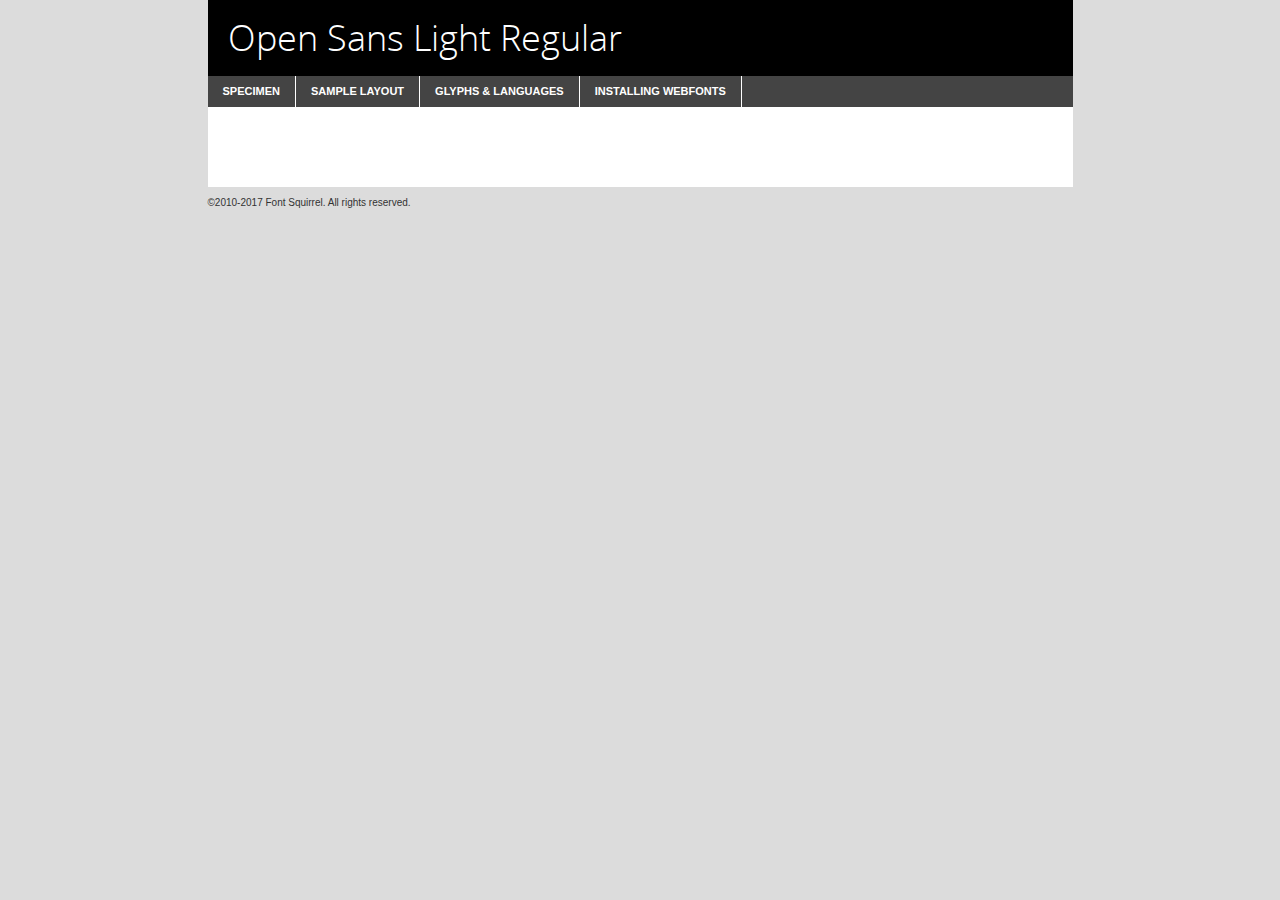
<file: font/milanova/font/opensans-light-demo.html>
<!DOCTYPE html PUBLIC "-//W3C//DTD XHTML 1.0 Transitional//EN"
	"http://www.w3.org/TR/xhtml1/DTD/xhtml1-transitional.dtd">

<html xmlns="http://www.w3.org/1999/xhtml" xml:lang="en" lang="en">
<head>
	<meta http-equiv="Content-Type" content="text/html; charset=utf-8" />
	<script src="http://ajax.googleapis.com/ajax/libs/jquery/1.7.2/jquery.min.js" type="text/javascript" charset="utf-8"></script>
	<script type="text/javascript">
	(function($){$.fn.easyTabs=function(option){var param=jQuery.extend({fadeSpeed:"fast",defaultContent:1,activeClass:'active'},option);$(this).each(function(){var thisId="#"+this.id;if(param.defaultContent==''){param.defaultContent=1;}
	if(typeof param.defaultContent=="number")
	{var defaultTab=$(thisId+" .tabs li:eq("+(param.defaultContent-1)+") a").attr('href').substr(1);}else{var defaultTab=param.defaultContent;}
	$(thisId+" .tabs li a").each(function(){var tabToHide=$(this).attr('href').substr(1);$("#"+tabToHide).addClass('easytabs-tab-content');});hideAll();changeContent(defaultTab);function hideAll(){$(thisId+" .easytabs-tab-content").hide();}
	function changeContent(tabId){hideAll();$(thisId+" .tabs li").removeClass(param.activeClass);$(thisId+" .tabs li a[href=#"+tabId+"]").closest('li').addClass(param.activeClass);if(param.fadeSpeed!="none")
	{$(thisId+" #"+tabId).fadeIn(param.fadeSpeed);}else{$(thisId+" #"+tabId).show();}}
	$(thisId+" .tabs li").click(function(){var tabId=$(this).find('a').attr('href').substr(1);changeContent(tabId);return false;});});}})(jQuery);
	</script>
	<link rel="stylesheet" href="specimen_files/specimen_stylesheet.css" type="text/css" charset="utf-8" />
	<link rel="stylesheet" href="stylesheet.css" type="text/css" charset="utf-8" />

	<style type="text/css">
					body{
				font-family: 'open_sanslight';
							}
		</style>

	<title>Open Sans Light Regular Specimen</title>
	
	
	<script type="text/javascript" charset="utf-8">
		$(document).ready(function() {
			$('#container').easyTabs({defaultContent:1});
		});
	</script>
</head>

<body>
<div id="container">
	<div id="header">
		Open Sans Light Regular	</div>
	<ul class="tabs">
		<li><a href="#specimen">Specimen</a></li>
		<li><a href="#layout">Sample Layout</a></li>
				<li><a href="#glyphs">Glyphs &amp; Languages</a></li>
		<li><a href="#installing">Installing Webfonts</a></li>
		
	</ul>
	
	<div id="main_content">

		
			<div id="specimen">
		
				<div class="section">
					<div class="grid12 firstcol">
						<div class="huge">AaBb</div>
					</div>
				</div>
		
				<div class="section">
					<div class="glyph_range">A&#x200B;B&#x200b;C&#x200b;D&#x200b;E&#x200b;F&#x200b;G&#x200b;H&#x200b;I&#x200b;J&#x200b;K&#x200b;L&#x200b;M&#x200b;N&#x200b;O&#x200b;P&#x200b;Q&#x200b;R&#x200b;S&#x200b;T&#x200b;U&#x200b;V&#x200b;W&#x200b;X&#x200b;Y&#x200b;Z&#x200b;a&#x200b;b&#x200b;c&#x200b;d&#x200b;e&#x200b;f&#x200b;g&#x200b;h&#x200b;i&#x200b;j&#x200b;k&#x200b;l&#x200b;m&#x200b;n&#x200b;o&#x200b;p&#x200b;q&#x200b;r&#x200b;s&#x200b;t&#x200b;u&#x200b;v&#x200b;w&#x200b;x&#x200b;y&#x200b;z&#x200b;1&#x200b;2&#x200b;3&#x200b;4&#x200b;5&#x200b;6&#x200b;7&#x200b;8&#x200b;9&#x200b;0&#x200b;&amp;&#x200b;.&#x200b;,&#x200b;?&#x200b;!&#x200b;&#64;&#x200b;(&#x200b;)&#x200b;#&#x200b;$&#x200b;%&#x200b;*&#x200b;+&#x200b;-&#x200b;=&#x200b;:&#x200b;;</div>
				</div>
				<div class="section">
					<div class="grid12 firstcol">
						<table class="sample_table">
							<tr><td>10</td><td class="size10">abcdefghijklmnopqrstuvwxyzABCDEFGHIJKLMNOPQRSTUVWXYZ0123456789abcdefghijklmnopqrstuvwxyzABCDEFGHIJKLMNOPQRSTUVWXYZ0123456789abcdefghijklmnopqrstuvwxyzABCDEFGHIJKLMNOPQRSTUVWXYZ</td></tr>
							<tr><td>11</td><td class="size11">abcdefghijklmnopqrstuvwxyzABCDEFGHIJKLMNOPQRSTUVWXYZ0123456789abcdefghijklmnopqrstuvwxyzABCDEFGHIJKLMNOPQRSTUVWXYZ0123456789abcdefghijklmnopqrstuvwxyzABCDEFGHIJKLMNOPQRSTUVWXYZ</td></tr>
							<tr><td>12</td><td class="size12">abcdefghijklmnopqrstuvwxyzABCDEFGHIJKLMNOPQRSTUVWXYZ0123456789abcdefghijklmnopqrstuvwxyzABCDEFGHIJKLMNOPQRSTUVWXYZ0123456789abcdefghijklmnopqrstuvwxyzABCDEFGHIJKLMNOPQRSTUVWXYZ</td></tr>
							<tr><td>13</td><td class="size13">abcdefghijklmnopqrstuvwxyzABCDEFGHIJKLMNOPQRSTUVWXYZ0123456789abcdefghijklmnopqrstuvwxyzABCDEFGHIJKLMNOPQRSTUVWXYZ0123456789abcdefghijklmnopqrstuvwxyzABCDEFGHIJKLMNOPQRSTUVWXYZ</td></tr>
							<tr><td>14</td><td class="size14">abcdefghijklmnopqrstuvwxyzABCDEFGHIJKLMNOPQRSTUVWXYZ0123456789abcdefghijklmnopqrstuvwxyzABCDEFGHIJKLMNOPQRSTUVWXYZ0123456789abcdefghijklmnopqrstuvwxyzABCDEFGHIJKLMNOPQRSTUVWXYZ</td></tr>
							<tr><td>16</td><td class="size16">abcdefghijklmnopqrstuvwxyzABCDEFGHIJKLMNOPQRSTUVWXYZ0123456789abcdefghijklmnopqrstuvwxyzABCDEFGHIJKLMNOPQRSTUVWXYZ</td></tr>
							<tr><td>18</td><td class="size18">abcdefghijklmnopqrstuvwxyzABCDEFGHIJKLMNOPQRSTUVWXYZ0123456789abcdefghijklmnopqrstuvwxyzABCDEFGHIJKLMNOPQRSTUVWXYZ</td></tr>
							<tr><td>20</td><td class="size20">abcdefghijklmnopqrstuvwxyzABCDEFGHIJKLMNOPQRSTUVWXYZ0123456789abcdefghijklmnopqrstuvwxyzABCDEFGHIJKLMNOPQRSTUVWXYZ</td></tr>
							<tr><td>24</td><td class="size24">abcdefghijklmnopqrstuvwxyzABCDEFGHIJKLMNOPQRSTUVWXYZ0123456789abcdefghijklmnopqrstuvwxyzABCDEFGHIJKLMNOPQRSTUVWXYZ</td></tr>
							<tr><td>30</td><td class="size30">abcdefghijklmnopqrstuvwxyzABCDEFGHIJKLMNOPQRSTUVWXYZ0123456789abcdefghijklmnopqrstuvwxyzABCDEFGHIJKLMNOPQRSTUVWXYZ</td></tr>
							<tr><td>36</td><td class="size36">abcdefghijklmnopqrstuvwxyzABCDEFGHIJKLMNOPQRSTUVWXYZ0123456789abcdefghijklmnopqrstuvwxyzABCDEFGHIJKLMNOPQRSTUVWXYZ</td></tr>
							<tr><td>48</td><td class="size48">abcdefghijklmnopqrstuvwxyzABCDEFGHIJKLMNOPQRSTUVWXYZ0123456789abcdefghijklmnopqrstuvwxyzABCDEFGHIJKLMNOPQRSTUVWXYZ</td></tr>
							<tr><td>60</td><td class="size60">abcdefghijklmnopqrstuvwxyzABCDEFGHIJKLMNOPQRSTUVWXYZ0123456789abcdefghijklmnopqrstuvwxyzABCDEFGHIJKLMNOPQRSTUVWXYZ</td></tr>
							<tr><td>72</td><td class="size72">abcdefghijklmnopqrstuvwxyzABCDEFGHIJKLMNOPQRSTUVWXYZ0123456789abcdefghijklmnopqrstuvwxyzABCDEFGHIJKLMNOPQRSTUVWXYZ</td></tr>
							<tr><td>90</td><td class="size90">abcdefghijklmnopqrstuvwxyzABCDEFGHIJKLMNOPQRSTUVWXYZ0123456789abcdefghijklmnopqrstuvwxyzABCDEFGHIJKLMNOPQRSTUVWXYZ</td></tr>
						</table>
				
					</div>
			
				</div>
		
		
		
								<div class="section" id="bodycomparison">


										<div id="xheight">
				<div class="fontbody">&#x25FC;&#x25FC;&#x25FC;&#x25FC;&#x25FC;&#x25FC;&#x25FC;&#x25FC;&#x25FC;&#x25FC;&#x25FC;&#x25FC;&#x25FC;&#x25FC;&#x25FC;&#x25FC;&#x25FC;&#x25FC;&#x25FC;&#x25FC;&#x25FC;&#x25FC;&#x25FC;&#x25FC;&#x25FC;&#x25FC;&#x25FC;&#x25FC;&#x25FC;&#x25FC;&#x25FC;&#x25FC;&#x25FC;&#x25FC;&#x25FC;&#x25FC;&#x25FC;&#x25FC;&#x25FC;&#x25FC;&#x25FC;&#x25FC;&#x25FC;&#x25FC;&#x25FC;&#x25FC;&#x25FC;&#x25FC;&#x25FC;&#x25FC;&#x25FC;&#x25FC;&#x25FC;&#x25FC;&#x25FC;&#x25FC;&#x25FC;&#x25FC;&#x25FC;&#x25FC;&#x25FC;&#x25FC;&#x25FC;&#x25FC;&#x25FC;&#x25FC;&#x25FC;&#x25FC;&#x25FC;&#x25FC;&#x25FC;&#x25FC;&#x25FC;&#x25FC;&#x25FC;&#x25FC;&#x25FC;&#x25FC;&#x25FC;&#x25FC;&#x25FC;&#x25FC;&#x25FC;&#x25FC;&#x25FC;&#x25FC;&#x25FC;&#x25FC;&#x25FC;&#x25FC;&#x25FC;&#x25FC;&#x25FC;&#x25FC;&#x25FC;&#x25FC;&#x25FC;&#x25FC;&#x25FC;body</div><div class="arialbody">body</div><div class="verdanabody">body</div><div class="georgiabody">body</div></div>
										<div class="fontbody" style="z-index:1">
											body<span>Open Sans Light Regular</span>
										</div>
										<div class="arialbody" style="z-index:1">
											body<span>Arial</span>
										</div>
										<div class="verdanabody" style="z-index:1">
											body<span>Verdana</span>
										</div>
										<div class="georgiabody" style="z-index:1">
											body<span>Georgia</span>
										</div>



								</div>
		
		
				<div class="section psample psample_row1" id="">
					
					<div class="grid2 firstcol">
						<p class="size10"><span>10.</span>Aenean lacinia bibendum nulla sed consectetur. Fusce dapibus, tellus ac cursus commodo, tortor mauris condimentum nibh, ut fermentum massa justo sit amet risus. Nullam id dolor id nibh ultricies vehicula ut id elit. Cum sociis natoque penatibus et magnis dis parturient montes, nascetur ridiculus mus. Nulla vitae elit libero, a pharetra augue.</p>
			
					</div>
					<div class="grid3">
						<p class="size11"><span>11.</span>Aenean lacinia bibendum nulla sed consectetur. Fusce dapibus, tellus ac cursus commodo, tortor mauris condimentum nibh, ut fermentum massa justo sit amet risus. Nullam id dolor id nibh ultricies vehicula ut id elit. Cum sociis natoque penatibus et magnis dis parturient montes, nascetur ridiculus mus. Nulla vitae elit libero, a pharetra augue.</p>
			
					</div>
					<div class="grid3">
						<p class="size12"><span>12.</span>Aenean lacinia bibendum nulla sed consectetur. Fusce dapibus, tellus ac cursus commodo, tortor mauris condimentum nibh, ut fermentum massa justo sit amet risus. Nullam id dolor id nibh ultricies vehicula ut id elit. Cum sociis natoque penatibus et magnis dis parturient montes, nascetur ridiculus mus. Nulla vitae elit libero, a pharetra augue.</p>
			
					</div>
					<div class="grid4">
						<p class="size13"><span>13.</span>Aenean lacinia bibendum nulla sed consectetur. Fusce dapibus, tellus ac cursus commodo, tortor mauris condimentum nibh, ut fermentum massa justo sit amet risus. Nullam id dolor id nibh ultricies vehicula ut id elit. Cum sociis natoque penatibus et magnis dis parturient montes, nascetur ridiculus mus. Nulla vitae elit libero, a pharetra augue.</p>
			
					</div>
					<div class="white_blend"></div>
					
				</div>
				<div class="section psample psample_row2" id="">
					<div class="grid3 firstcol">
						<p class="size14"><span>14.</span>Aenean lacinia bibendum nulla sed consectetur. Fusce dapibus, tellus ac cursus commodo, tortor mauris condimentum nibh, ut fermentum massa justo sit amet risus. Nullam id dolor id nibh ultricies vehicula ut id elit. Cum sociis natoque penatibus et magnis dis parturient montes, nascetur ridiculus mus. Nulla vitae elit libero, a pharetra augue.</p>
			
					</div>
					<div class="grid4">
						<p class="size16"><span>16.</span>Aenean lacinia bibendum nulla sed consectetur. Fusce dapibus, tellus ac cursus commodo, tortor mauris condimentum nibh, ut fermentum massa justo sit amet risus. Nullam id dolor id nibh ultricies vehicula ut id elit. Cum sociis natoque penatibus et magnis dis parturient montes, nascetur ridiculus mus. Nulla vitae elit libero, a pharetra augue.</p>
			
					</div>
					<div class="grid5">
						<p class="size18"><span>18.</span>Aenean lacinia bibendum nulla sed consectetur. Fusce dapibus, tellus ac cursus commodo, tortor mauris condimentum nibh, ut fermentum massa justo sit amet risus. Nullam id dolor id nibh ultricies vehicula ut id elit. Cum sociis natoque penatibus et magnis dis parturient montes, nascetur ridiculus mus. Nulla vitae elit libero, a pharetra augue.</p>
			
					</div>

					<div class="white_blend"></div>

				</div>
				
				<div class="section psample psample_row3" id="">
					<div class="grid5 firstcol">
						<p class="size20"><span>20.</span>Aenean lacinia bibendum nulla sed consectetur. Fusce dapibus, tellus ac cursus commodo, tortor mauris condimentum nibh, ut fermentum massa justo sit amet risus. Nullam id dolor id nibh ultricies vehicula ut id elit. Cum sociis natoque penatibus et magnis dis parturient montes, nascetur ridiculus mus. Nulla vitae elit libero, a pharetra augue.</p>
					</div>
					<div class="grid7">
						<p class="size24"><span>24.</span>Aenean lacinia bibendum nulla sed consectetur. Fusce dapibus, tellus ac cursus commodo, tortor mauris condimentum nibh, ut fermentum massa justo sit amet risus. Nullam id dolor id nibh ultricies vehicula ut id elit. Cum sociis natoque penatibus et magnis dis parturient montes, nascetur ridiculus mus. Nulla vitae elit libero, a pharetra augue.</p>
					</div>
					
					<div class="white_blend"></div>
					
				</div>
				
				<div class="section psample psample_row4" id="">
					<div class="grid12 firstcol">
						<p class="size30"><span>30.</span>Aenean lacinia bibendum nulla sed consectetur. Fusce dapibus, tellus ac cursus commodo, tortor mauris condimentum nibh, ut fermentum massa justo sit amet risus. Nullam id dolor id nibh ultricies vehicula ut id elit. Cum sociis natoque penatibus et magnis dis parturient montes, nascetur ridiculus mus. Nulla vitae elit libero, a pharetra augue.</p>
					</div>
					<div class="white_blend"></div>
					
				</div>
				
				
				
				<div class="section psample psample_row1 fullreverse">
					<div class="grid2 firstcol">
						<p class="size10"><span>10.</span>Aenean lacinia bibendum nulla sed consectetur. Fusce dapibus, tellus ac cursus commodo, tortor mauris condimentum nibh, ut fermentum massa justo sit amet risus. Nullam id dolor id nibh ultricies vehicula ut id elit. Cum sociis natoque penatibus et magnis dis parturient montes, nascetur ridiculus mus. Nulla vitae elit libero, a pharetra augue.</p>
			
					</div>
					<div class="grid3">
						<p class="size11"><span>11.</span>Aenean lacinia bibendum nulla sed consectetur. Fusce dapibus, tellus ac cursus commodo, tortor mauris condimentum nibh, ut fermentum massa justo sit amet risus. Nullam id dolor id nibh ultricies vehicula ut id elit. Cum sociis natoque penatibus et magnis dis parturient montes, nascetur ridiculus mus. Nulla vitae elit libero, a pharetra augue.</p>
			
					</div>
					<div class="grid3">
						<p class="size12"><span>12.</span>Aenean lacinia bibendum nulla sed consectetur. Fusce dapibus, tellus ac cursus commodo, tortor mauris condimentum nibh, ut fermentum massa justo sit amet risus. Nullam id dolor id nibh ultricies vehicula ut id elit. Cum sociis natoque penatibus et magnis dis parturient montes, nascetur ridiculus mus. Nulla vitae elit libero, a pharetra augue.</p>
			
					</div>
					<div class="grid4">
						<p class="size13"><span>13.</span>Aenean lacinia bibendum nulla sed consectetur. Fusce dapibus, tellus ac cursus commodo, tortor mauris condimentum nibh, ut fermentum massa justo sit amet risus. Nullam id dolor id nibh ultricies vehicula ut id elit. Cum sociis natoque penatibus et magnis dis parturient montes, nascetur ridiculus mus. Nulla vitae elit libero, a pharetra augue.</p>
			
					</div>
					<div class="black_blend"></div>
					
				</div>
				
				<div class="section psample psample_row2 fullreverse">
					<div class="grid3 firstcol">
						<p class="size14"><span>14.</span>Aenean lacinia bibendum nulla sed consectetur. Fusce dapibus, tellus ac cursus commodo, tortor mauris condimentum nibh, ut fermentum massa justo sit amet risus. Nullam id dolor id nibh ultricies vehicula ut id elit. Cum sociis natoque penatibus et magnis dis parturient montes, nascetur ridiculus mus. Nulla vitae elit libero, a pharetra augue.</p>
			
					</div>
					<div class="grid4">
						<p class="size16"><span>16.</span>Aenean lacinia bibendum nulla sed consectetur. Fusce dapibus, tellus ac cursus commodo, tortor mauris condimentum nibh, ut fermentum massa justo sit amet risus. Nullam id dolor id nibh ultricies vehicula ut id elit. Cum sociis natoque penatibus et magnis dis parturient montes, nascetur ridiculus mus. Nulla vitae elit libero, a pharetra augue.</p>
			
					</div>
					<div class="grid5">
						<p class="size18"><span>18.</span>Aenean lacinia bibendum nulla sed consectetur. Fusce dapibus, tellus ac cursus commodo, tortor mauris condimentum nibh, ut fermentum massa justo sit amet risus. Nullam id dolor id nibh ultricies vehicula ut id elit. Cum sociis natoque penatibus et magnis dis parturient montes, nascetur ridiculus mus. Nulla vitae elit libero, a pharetra augue.</p>
			
					</div>
					<div class="black_blend"></div>

				</div>
				
				<div class="section psample fullreverse psample_row3" id="">
					<div class="grid5 firstcol">
						<p class="size20"><span>20.</span>Aenean lacinia bibendum nulla sed consectetur. Fusce dapibus, tellus ac cursus commodo, tortor mauris condimentum nibh, ut fermentum massa justo sit amet risus. Nullam id dolor id nibh ultricies vehicula ut id elit. Cum sociis natoque penatibus et magnis dis parturient montes, nascetur ridiculus mus. Nulla vitae elit libero, a pharetra augue.</p>
					</div>
					<div class="grid7">
						<p class="size24"><span>24.</span>Aenean lacinia bibendum nulla sed consectetur. Fusce dapibus, tellus ac cursus commodo, tortor mauris condimentum nibh, ut fermentum massa justo sit amet risus. Nullam id dolor id nibh ultricies vehicula ut id elit. Cum sociis natoque penatibus et magnis dis parturient montes, nascetur ridiculus mus. Nulla vitae elit libero, a pharetra augue.</p>
					</div>
					
					<div class="black_blend"></div>
					
				</div>
				
				<div class="section psample fullreverse psample_row4" id="" style="border-bottom: 20px #000 solid;">
					<div class="grid12 firstcol">
						<p class="size30"><span>30.</span>Aenean lacinia bibendum nulla sed consectetur. Fusce dapibus, tellus ac cursus commodo, tortor mauris condimentum nibh, ut fermentum massa justo sit amet risus. Nullam id dolor id nibh ultricies vehicula ut id elit. Cum sociis natoque penatibus et magnis dis parturient montes, nascetur ridiculus mus. Nulla vitae elit libero, a pharetra augue.</p>
					</div>
					<div class="black_blend"></div>
					
				</div>
				
				
				
				
			</div>
			
			<div id="layout">
				
				<div class="section">
					
					<div class="grid12 firstcol">
						<h1>Lorem Ipsum Dolor</h1>
						<h2>Etiam porta sem malesuada magna mollis euismod</h2>
						
						<p class="byline">By <a href="#link">Aenean Lacinia</a></p>
					</div>
				</div>
				<div class="section">
					<div class="grid8 firstcol">
						<p class="large">Donec sed odio dui. Morbi leo risus, porta ac consectetur ac, vestibulum at eros. Fusce dapibus, tellus ac cursus commodo, tortor mauris condimentum nibh, ut fermentum massa justo sit amet risus. </p>

						
						<h3>Pellentesque ornare sem</h3>

						<p>Maecenas sed diam eget risus varius blandit sit amet non magna. Maecenas faucibus mollis interdum. Donec ullamcorper nulla non metus auctor fringilla. Nullam id dolor id nibh ultricies vehicula ut id elit. Nullam id dolor id nibh ultricies vehicula ut id elit. </p>

						<p>Aenean eu leo quam. Pellentesque ornare sem lacinia quam venenatis vestibulum. Lorem ipsum dolor sit amet, consectetur adipiscing elit. Cum sociis natoque penatibus et magnis dis parturient montes, nascetur ridiculus mus. </p>

						<p>Nulla vitae elit libero, a pharetra augue. Praesent commodo cursus magna, vel scelerisque nisl consectetur et. Aenean lacinia bibendum nulla sed consectetur. </p>

						<p>Nullam quis risus eget urna mollis ornare vel eu leo. Nullam quis risus eget urna mollis ornare vel eu leo. Maecenas sed diam eget risus varius blandit sit amet non magna. Donec ullamcorper nulla non metus auctor fringilla. </p>

						<h3>Cras mattis consectetur</h3>

						<p>Aenean eu leo quam. Pellentesque ornare sem lacinia quam venenatis vestibulum. Aenean lacinia bibendum nulla sed consectetur. Integer posuere erat a ante venenatis dapibus posuere velit aliquet. Cras mattis consectetur purus sit amet fermentum. </p>

						<p>Nullam id dolor id nibh ultricies vehicula ut id elit. Nullam quis risus eget urna mollis ornare vel eu leo. Cras mattis consectetur purus sit amet fermentum.</p>
					</div>
					
					<div class="grid4 sidebar">
						
						<div class="box reverse">
							<p class="last">Nullam quis risus eget urna mollis ornare vel eu leo. Donec ullamcorper nulla non metus auctor fringilla. Cras mattis consectetur purus sit amet fermentum. Sed posuere consectetur est at lobortis. Lorem ipsum dolor sit amet, consectetur adipiscing elit. </p>
						</div>
						
						<p class="caption">Maecenas sed diam eget risus varius.</p>

						<p>Vestibulum id ligula porta felis euismod semper. Integer posuere erat a ante venenatis dapibus posuere velit aliquet. Vestibulum id ligula porta felis euismod semper. Sed posuere consectetur est at lobortis. Maecenas sed diam eget risus varius blandit sit amet non magna. Fusce dapibus, tellus ac cursus commodo, tortor mauris condimentum nibh, ut fermentum massa justo sit amet risus. </p>

					

						<p>Duis mollis, est non commodo luctus, nisi erat porttitor ligula, eget lacinia odio sem nec elit. Aenean lacinia bibendum nulla sed consectetur. Vivamus sagittis lacus vel augue laoreet rutrum faucibus dolor auctor. Aenean lacinia bibendum nulla sed consectetur. Nullam quis risus eget urna mollis ornare vel eu leo. </p>

						<p>Praesent commodo cursus magna, vel scelerisque nisl consectetur et. Donec ullamcorper nulla non metus auctor fringilla. Maecenas faucibus mollis interdum. Fusce dapibus, tellus ac cursus commodo, tortor mauris condimentum nibh, ut fermentum massa justo sit amet risus. </p>

					</div>
				</div>
				
			</div>


			



		<div id="glyphs">
			<div class="section">
				<div class="grid12 firstcol">
			
				<h1>Language Support</h1>
				<p>The subset of Open Sans Light Regular in this kit supports the following languages:<br />
			
					Cyrillic, English, Arrernte, Bislama, Cebuano, Fijian, Gilbertese, Hmong, Ibanag, Iloko_ilokano, Interglossa_glosa, Interlingua, Lojban, Norfolk_pitcairnese, Oromo, Rotokas, Seychelles_creole, Shona, Somali, Southern_ndebele, Swahili, Swati_swazi, Tok_pisin, Turkmen_cyrillic, Uyghur_cyrillic, Votic_cyrillic, Warlpiri, Xhosa, Zulu, Latinbasic, Ubasic, Demo, Moldovan				</p>
				<h1>Glyph Chart</h1>
				<p>The subset of Open Sans Light Regular in this kit includes all the glyphs listed below. Unicode entities are included above each glyph to help you insert individual characters into your layout.</p>
				<div id="glyph_chart">
			
																				 <div><p>&amp;#13;</p>&#13;</div>
																				 <div><p>&amp;#32;</p>&#32;</div>
																				 <div><p>&amp;#33;</p>&#33;</div>
																				 <div><p>&amp;#34;</p>&#34;</div>
																				 <div><p>&amp;#35;</p>&#35;</div>
																				 <div><p>&amp;#36;</p>&#36;</div>
																				 <div><p>&amp;#37;</p>&#37;</div>
																				 <div><p>&amp;#38;</p>&#38;</div>
																				 <div><p>&amp;#39;</p>&#39;</div>
																				 <div><p>&amp;#40;</p>&#40;</div>
																				 <div><p>&amp;#41;</p>&#41;</div>
																				 <div><p>&amp;#42;</p>&#42;</div>
																				 <div><p>&amp;#43;</p>&#43;</div>
																				 <div><p>&amp;#44;</p>&#44;</div>
																				 <div><p>&amp;#45;</p>&#45;</div>
																				 <div><p>&amp;#46;</p>&#46;</div>
																				 <div><p>&amp;#47;</p>&#47;</div>
																				 <div><p>&amp;#48;</p>&#48;</div>
																				 <div><p>&amp;#49;</p>&#49;</div>
																				 <div><p>&amp;#50;</p>&#50;</div>
																				 <div><p>&amp;#51;</p>&#51;</div>
																				 <div><p>&amp;#52;</p>&#52;</div>
																				 <div><p>&amp;#53;</p>&#53;</div>
																				 <div><p>&amp;#54;</p>&#54;</div>
																				 <div><p>&amp;#55;</p>&#55;</div>
																				 <div><p>&amp;#56;</p>&#56;</div>
																				 <div><p>&amp;#57;</p>&#57;</div>
																				 <div><p>&amp;#58;</p>&#58;</div>
																				 <div><p>&amp;#59;</p>&#59;</div>
																				 <div><p>&amp;#60;</p>&#60;</div>
																				 <div><p>&amp;#61;</p>&#61;</div>
																				 <div><p>&amp;#62;</p>&#62;</div>
																				 <div><p>&amp;#63;</p>&#63;</div>
																				 <div><p>&amp;#64;</p>&#64;</div>
																				 <div><p>&amp;#65;</p>&#65;</div>
																				 <div><p>&amp;#66;</p>&#66;</div>
																				 <div><p>&amp;#67;</p>&#67;</div>
																				 <div><p>&amp;#68;</p>&#68;</div>
																				 <div><p>&amp;#69;</p>&#69;</div>
																				 <div><p>&amp;#70;</p>&#70;</div>
																				 <div><p>&amp;#71;</p>&#71;</div>
																				 <div><p>&amp;#72;</p>&#72;</div>
																				 <div><p>&amp;#73;</p>&#73;</div>
																				 <div><p>&amp;#74;</p>&#74;</div>
																				 <div><p>&amp;#75;</p>&#75;</div>
																				 <div><p>&amp;#76;</p>&#76;</div>
																				 <div><p>&amp;#77;</p>&#77;</div>
																				 <div><p>&amp;#78;</p>&#78;</div>
																				 <div><p>&amp;#79;</p>&#79;</div>
																				 <div><p>&amp;#80;</p>&#80;</div>
																				 <div><p>&amp;#81;</p>&#81;</div>
																				 <div><p>&amp;#82;</p>&#82;</div>
																				 <div><p>&amp;#83;</p>&#83;</div>
																				 <div><p>&amp;#84;</p>&#84;</div>
																				 <div><p>&amp;#85;</p>&#85;</div>
																				 <div><p>&amp;#86;</p>&#86;</div>
																				 <div><p>&amp;#87;</p>&#87;</div>
																				 <div><p>&amp;#88;</p>&#88;</div>
																				 <div><p>&amp;#89;</p>&#89;</div>
																				 <div><p>&amp;#90;</p>&#90;</div>
																				 <div><p>&amp;#91;</p>&#91;</div>
																				 <div><p>&amp;#92;</p>&#92;</div>
																				 <div><p>&amp;#93;</p>&#93;</div>
																				 <div><p>&amp;#94;</p>&#94;</div>
																				 <div><p>&amp;#95;</p>&#95;</div>
																				 <div><p>&amp;#96;</p>&#96;</div>
																				 <div><p>&amp;#97;</p>&#97;</div>
																				 <div><p>&amp;#98;</p>&#98;</div>
																				 <div><p>&amp;#99;</p>&#99;</div>
																				 <div><p>&amp;#100;</p>&#100;</div>
																				 <div><p>&amp;#101;</p>&#101;</div>
																				 <div><p>&amp;#102;</p>&#102;</div>
																				 <div><p>&amp;#103;</p>&#103;</div>
																				 <div><p>&amp;#104;</p>&#104;</div>
																				 <div><p>&amp;#105;</p>&#105;</div>
																				 <div><p>&amp;#106;</p>&#106;</div>
																				 <div><p>&amp;#107;</p>&#107;</div>
																				 <div><p>&amp;#108;</p>&#108;</div>
																				 <div><p>&amp;#109;</p>&#109;</div>
																				 <div><p>&amp;#110;</p>&#110;</div>
																				 <div><p>&amp;#111;</p>&#111;</div>
																				 <div><p>&amp;#112;</p>&#112;</div>
																				 <div><p>&amp;#113;</p>&#113;</div>
																				 <div><p>&amp;#114;</p>&#114;</div>
																				 <div><p>&amp;#115;</p>&#115;</div>
																				 <div><p>&amp;#116;</p>&#116;</div>
																				 <div><p>&amp;#117;</p>&#117;</div>
																				 <div><p>&amp;#118;</p>&#118;</div>
																				 <div><p>&amp;#119;</p>&#119;</div>
																				 <div><p>&amp;#120;</p>&#120;</div>
																				 <div><p>&amp;#121;</p>&#121;</div>
																				 <div><p>&amp;#122;</p>&#122;</div>
																				 <div><p>&amp;#123;</p>&#123;</div>
																				 <div><p>&amp;#124;</p>&#124;</div>
																				 <div><p>&amp;#125;</p>&#125;</div>
																				 <div><p>&amp;#126;</p>&#126;</div>
																				 <div><p>&amp;#160;</p>&#160;</div>
																				 <div><p>&amp;#162;</p>&#162;</div>
																				 <div><p>&amp;#163;</p>&#163;</div>
																				 <div><p>&amp;#165;</p>&#165;</div>
																				 <div><p>&amp;#168;</p>&#168;</div>
																				 <div><p>&amp;#169;</p>&#169;</div>
																				 <div><p>&amp;#171;</p>&#171;</div>
																				 <div><p>&amp;#173;</p>&#173;</div>
																				 <div><p>&amp;#174;</p>&#174;</div>
																				 <div><p>&amp;#180;</p>&#180;</div>
																				 <div><p>&amp;#184;</p>&#184;</div>
																				 <div><p>&amp;#187;</p>&#187;</div>
																				 <div><p>&amp;#710;</p>&#710;</div>
																				 <div><p>&amp;#730;</p>&#730;</div>
																				 <div><p>&amp;#732;</p>&#732;</div>
																				 <div><p>&amp;#1024;</p>&#1024;</div>
																				 <div><p>&amp;#1025;</p>&#1025;</div>
																				 <div><p>&amp;#1026;</p>&#1026;</div>
																				 <div><p>&amp;#1027;</p>&#1027;</div>
																				 <div><p>&amp;#1028;</p>&#1028;</div>
																				 <div><p>&amp;#1029;</p>&#1029;</div>
																				 <div><p>&amp;#1030;</p>&#1030;</div>
																				 <div><p>&amp;#1031;</p>&#1031;</div>
																				 <div><p>&amp;#1032;</p>&#1032;</div>
																				 <div><p>&amp;#1033;</p>&#1033;</div>
																				 <div><p>&amp;#1034;</p>&#1034;</div>
																				 <div><p>&amp;#1035;</p>&#1035;</div>
																				 <div><p>&amp;#1036;</p>&#1036;</div>
																				 <div><p>&amp;#1037;</p>&#1037;</div>
																				 <div><p>&amp;#1038;</p>&#1038;</div>
																				 <div><p>&amp;#1039;</p>&#1039;</div>
																				 <div><p>&amp;#1040;</p>&#1040;</div>
																				 <div><p>&amp;#1041;</p>&#1041;</div>
																				 <div><p>&amp;#1042;</p>&#1042;</div>
																				 <div><p>&amp;#1043;</p>&#1043;</div>
																				 <div><p>&amp;#1044;</p>&#1044;</div>
																				 <div><p>&amp;#1045;</p>&#1045;</div>
																				 <div><p>&amp;#1046;</p>&#1046;</div>
																				 <div><p>&amp;#1047;</p>&#1047;</div>
																				 <div><p>&amp;#1048;</p>&#1048;</div>
																				 <div><p>&amp;#1049;</p>&#1049;</div>
																				 <div><p>&amp;#1050;</p>&#1050;</div>
																				 <div><p>&amp;#1051;</p>&#1051;</div>
																				 <div><p>&amp;#1052;</p>&#1052;</div>
																				 <div><p>&amp;#1053;</p>&#1053;</div>
																				 <div><p>&amp;#1054;</p>&#1054;</div>
																				 <div><p>&amp;#1055;</p>&#1055;</div>
																				 <div><p>&amp;#1056;</p>&#1056;</div>
																				 <div><p>&amp;#1057;</p>&#1057;</div>
																				 <div><p>&amp;#1058;</p>&#1058;</div>
																				 <div><p>&amp;#1059;</p>&#1059;</div>
																				 <div><p>&amp;#1060;</p>&#1060;</div>
																				 <div><p>&amp;#1061;</p>&#1061;</div>
																				 <div><p>&amp;#1062;</p>&#1062;</div>
																				 <div><p>&amp;#1063;</p>&#1063;</div>
																				 <div><p>&amp;#1064;</p>&#1064;</div>
																				 <div><p>&amp;#1065;</p>&#1065;</div>
																				 <div><p>&amp;#1066;</p>&#1066;</div>
																				 <div><p>&amp;#1067;</p>&#1067;</div>
																				 <div><p>&amp;#1068;</p>&#1068;</div>
																				 <div><p>&amp;#1069;</p>&#1069;</div>
																				 <div><p>&amp;#1070;</p>&#1070;</div>
																				 <div><p>&amp;#1071;</p>&#1071;</div>
																				 <div><p>&amp;#1072;</p>&#1072;</div>
																				 <div><p>&amp;#1073;</p>&#1073;</div>
																				 <div><p>&amp;#1074;</p>&#1074;</div>
																				 <div><p>&amp;#1075;</p>&#1075;</div>
																				 <div><p>&amp;#1076;</p>&#1076;</div>
																				 <div><p>&amp;#1077;</p>&#1077;</div>
																				 <div><p>&amp;#1078;</p>&#1078;</div>
																				 <div><p>&amp;#1079;</p>&#1079;</div>
																				 <div><p>&amp;#1080;</p>&#1080;</div>
																				 <div><p>&amp;#1081;</p>&#1081;</div>
																				 <div><p>&amp;#1082;</p>&#1082;</div>
																				 <div><p>&amp;#1083;</p>&#1083;</div>
																				 <div><p>&amp;#1084;</p>&#1084;</div>
																				 <div><p>&amp;#1085;</p>&#1085;</div>
																				 <div><p>&amp;#1086;</p>&#1086;</div>
																				 <div><p>&amp;#1087;</p>&#1087;</div>
																				 <div><p>&amp;#1088;</p>&#1088;</div>
																				 <div><p>&amp;#1089;</p>&#1089;</div>
																				 <div><p>&amp;#1090;</p>&#1090;</div>
																				 <div><p>&amp;#1091;</p>&#1091;</div>
																				 <div><p>&amp;#1092;</p>&#1092;</div>
																				 <div><p>&amp;#1093;</p>&#1093;</div>
																				 <div><p>&amp;#1094;</p>&#1094;</div>
																				 <div><p>&amp;#1095;</p>&#1095;</div>
																				 <div><p>&amp;#1096;</p>&#1096;</div>
																				 <div><p>&amp;#1097;</p>&#1097;</div>
																				 <div><p>&amp;#1098;</p>&#1098;</div>
																				 <div><p>&amp;#1099;</p>&#1099;</div>
																				 <div><p>&amp;#1100;</p>&#1100;</div>
																				 <div><p>&amp;#1101;</p>&#1101;</div>
																				 <div><p>&amp;#1102;</p>&#1102;</div>
																				 <div><p>&amp;#1103;</p>&#1103;</div>
																				 <div><p>&amp;#1104;</p>&#1104;</div>
																				 <div><p>&amp;#1105;</p>&#1105;</div>
																				 <div><p>&amp;#1106;</p>&#1106;</div>
																				 <div><p>&amp;#1107;</p>&#1107;</div>
																				 <div><p>&amp;#1108;</p>&#1108;</div>
																				 <div><p>&amp;#1109;</p>&#1109;</div>
																				 <div><p>&amp;#1110;</p>&#1110;</div>
																				 <div><p>&amp;#1111;</p>&#1111;</div>
																				 <div><p>&amp;#1112;</p>&#1112;</div>
																				 <div><p>&amp;#1113;</p>&#1113;</div>
																				 <div><p>&amp;#1114;</p>&#1114;</div>
																				 <div><p>&amp;#1115;</p>&#1115;</div>
																				 <div><p>&amp;#1116;</p>&#1116;</div>
																				 <div><p>&amp;#1117;</p>&#1117;</div>
																				 <div><p>&amp;#1118;</p>&#1118;</div>
																				 <div><p>&amp;#1119;</p>&#1119;</div>
																				 <div><p>&amp;#1120;</p>&#1120;</div>
																				 <div><p>&amp;#1121;</p>&#1121;</div>
																				 <div><p>&amp;#1122;</p>&#1122;</div>
																				 <div><p>&amp;#1123;</p>&#1123;</div>
																				 <div><p>&amp;#1124;</p>&#1124;</div>
																				 <div><p>&amp;#1125;</p>&#1125;</div>
																				 <div><p>&amp;#1126;</p>&#1126;</div>
																				 <div><p>&amp;#1127;</p>&#1127;</div>
																				 <div><p>&amp;#1128;</p>&#1128;</div>
																				 <div><p>&amp;#1129;</p>&#1129;</div>
																				 <div><p>&amp;#1130;</p>&#1130;</div>
																				 <div><p>&amp;#1131;</p>&#1131;</div>
																				 <div><p>&amp;#1132;</p>&#1132;</div>
																				 <div><p>&amp;#1133;</p>&#1133;</div>
																				 <div><p>&amp;#1134;</p>&#1134;</div>
																				 <div><p>&amp;#1135;</p>&#1135;</div>
																				 <div><p>&amp;#1136;</p>&#1136;</div>
																				 <div><p>&amp;#1137;</p>&#1137;</div>
																				 <div><p>&amp;#1138;</p>&#1138;</div>
																				 <div><p>&amp;#1139;</p>&#1139;</div>
																				 <div><p>&amp;#1140;</p>&#1140;</div>
																				 <div><p>&amp;#1141;</p>&#1141;</div>
																				 <div><p>&amp;#1142;</p>&#1142;</div>
																				 <div><p>&amp;#1143;</p>&#1143;</div>
																				 <div><p>&amp;#1144;</p>&#1144;</div>
																				 <div><p>&amp;#1145;</p>&#1145;</div>
																				 <div><p>&amp;#1146;</p>&#1146;</div>
																				 <div><p>&amp;#1147;</p>&#1147;</div>
																				 <div><p>&amp;#1148;</p>&#1148;</div>
																				 <div><p>&amp;#1149;</p>&#1149;</div>
																				 <div><p>&amp;#1150;</p>&#1150;</div>
																				 <div><p>&amp;#1151;</p>&#1151;</div>
																				 <div><p>&amp;#1152;</p>&#1152;</div>
																				 <div><p>&amp;#1153;</p>&#1153;</div>
																				 <div><p>&amp;#1154;</p>&#1154;</div>
																				 <div><p>&amp;#1155;</p>&#1155;</div>
																				 <div><p>&amp;#1156;</p>&#1156;</div>
																				 <div><p>&amp;#1157;</p>&#1157;</div>
																				 <div><p>&amp;#1158;</p>&#1158;</div>
																				 <div><p>&amp;#1160;</p>&#1160;</div>
																				 <div><p>&amp;#1161;</p>&#1161;</div>
																				 <div><p>&amp;#1162;</p>&#1162;</div>
																				 <div><p>&amp;#1163;</p>&#1163;</div>
																				 <div><p>&amp;#1164;</p>&#1164;</div>
																				 <div><p>&amp;#1165;</p>&#1165;</div>
																				 <div><p>&amp;#1166;</p>&#1166;</div>
																				 <div><p>&amp;#1167;</p>&#1167;</div>
																				 <div><p>&amp;#1168;</p>&#1168;</div>
																				 <div><p>&amp;#1169;</p>&#1169;</div>
																				 <div><p>&amp;#1170;</p>&#1170;</div>
																				 <div><p>&amp;#1171;</p>&#1171;</div>
																				 <div><p>&amp;#1172;</p>&#1172;</div>
																				 <div><p>&amp;#1173;</p>&#1173;</div>
																				 <div><p>&amp;#1174;</p>&#1174;</div>
																				 <div><p>&amp;#1175;</p>&#1175;</div>
																				 <div><p>&amp;#1176;</p>&#1176;</div>
																				 <div><p>&amp;#1177;</p>&#1177;</div>
																				 <div><p>&amp;#1178;</p>&#1178;</div>
																				 <div><p>&amp;#1179;</p>&#1179;</div>
																				 <div><p>&amp;#1180;</p>&#1180;</div>
																				 <div><p>&amp;#1181;</p>&#1181;</div>
																				 <div><p>&amp;#1182;</p>&#1182;</div>
																				 <div><p>&amp;#1183;</p>&#1183;</div>
																				 <div><p>&amp;#1184;</p>&#1184;</div>
																				 <div><p>&amp;#1185;</p>&#1185;</div>
																				 <div><p>&amp;#1186;</p>&#1186;</div>
																				 <div><p>&amp;#1187;</p>&#1187;</div>
																				 <div><p>&amp;#1188;</p>&#1188;</div>
																				 <div><p>&amp;#1189;</p>&#1189;</div>
																				 <div><p>&amp;#1190;</p>&#1190;</div>
																				 <div><p>&amp;#1191;</p>&#1191;</div>
																				 <div><p>&amp;#1192;</p>&#1192;</div>
																				 <div><p>&amp;#1193;</p>&#1193;</div>
																				 <div><p>&amp;#1194;</p>&#1194;</div>
																				 <div><p>&amp;#1195;</p>&#1195;</div>
																				 <div><p>&amp;#1196;</p>&#1196;</div>
																				 <div><p>&amp;#1197;</p>&#1197;</div>
																				 <div><p>&amp;#1198;</p>&#1198;</div>
																				 <div><p>&amp;#1199;</p>&#1199;</div>
																				 <div><p>&amp;#1200;</p>&#1200;</div>
																				 <div><p>&amp;#1201;</p>&#1201;</div>
																				 <div><p>&amp;#1202;</p>&#1202;</div>
																				 <div><p>&amp;#1203;</p>&#1203;</div>
																				 <div><p>&amp;#1204;</p>&#1204;</div>
																				 <div><p>&amp;#1205;</p>&#1205;</div>
																				 <div><p>&amp;#1206;</p>&#1206;</div>
																				 <div><p>&amp;#1207;</p>&#1207;</div>
																				 <div><p>&amp;#1208;</p>&#1208;</div>
																				 <div><p>&amp;#1209;</p>&#1209;</div>
																				 <div><p>&amp;#1210;</p>&#1210;</div>
																				 <div><p>&amp;#1211;</p>&#1211;</div>
																				 <div><p>&amp;#1212;</p>&#1212;</div>
																				 <div><p>&amp;#1213;</p>&#1213;</div>
																				 <div><p>&amp;#1214;</p>&#1214;</div>
																				 <div><p>&amp;#1215;</p>&#1215;</div>
																				 <div><p>&amp;#1216;</p>&#1216;</div>
																				 <div><p>&amp;#1217;</p>&#1217;</div>
																				 <div><p>&amp;#1218;</p>&#1218;</div>
																				 <div><p>&amp;#1219;</p>&#1219;</div>
																				 <div><p>&amp;#1220;</p>&#1220;</div>
																				 <div><p>&amp;#1221;</p>&#1221;</div>
																				 <div><p>&amp;#1222;</p>&#1222;</div>
																				 <div><p>&amp;#1223;</p>&#1223;</div>
																				 <div><p>&amp;#1224;</p>&#1224;</div>
																				 <div><p>&amp;#1225;</p>&#1225;</div>
																				 <div><p>&amp;#1226;</p>&#1226;</div>
																				 <div><p>&amp;#1227;</p>&#1227;</div>
																				 <div><p>&amp;#1228;</p>&#1228;</div>
																				 <div><p>&amp;#1229;</p>&#1229;</div>
																				 <div><p>&amp;#1230;</p>&#1230;</div>
																				 <div><p>&amp;#1231;</p>&#1231;</div>
																				 <div><p>&amp;#1232;</p>&#1232;</div>
																				 <div><p>&amp;#1233;</p>&#1233;</div>
																				 <div><p>&amp;#1234;</p>&#1234;</div>
																				 <div><p>&amp;#1235;</p>&#1235;</div>
																				 <div><p>&amp;#1236;</p>&#1236;</div>
																				 <div><p>&amp;#1237;</p>&#1237;</div>
																				 <div><p>&amp;#1238;</p>&#1238;</div>
																				 <div><p>&amp;#1239;</p>&#1239;</div>
																				 <div><p>&amp;#1240;</p>&#1240;</div>
																				 <div><p>&amp;#1241;</p>&#1241;</div>
																				 <div><p>&amp;#1242;</p>&#1242;</div>
																				 <div><p>&amp;#1243;</p>&#1243;</div>
																				 <div><p>&amp;#1244;</p>&#1244;</div>
																				 <div><p>&amp;#1245;</p>&#1245;</div>
																				 <div><p>&amp;#1246;</p>&#1246;</div>
																				 <div><p>&amp;#1247;</p>&#1247;</div>
																				 <div><p>&amp;#1248;</p>&#1248;</div>
																				 <div><p>&amp;#1249;</p>&#1249;</div>
																				 <div><p>&amp;#1250;</p>&#1250;</div>
																				 <div><p>&amp;#1251;</p>&#1251;</div>
																				 <div><p>&amp;#1252;</p>&#1252;</div>
																				 <div><p>&amp;#1253;</p>&#1253;</div>
																				 <div><p>&amp;#1254;</p>&#1254;</div>
																				 <div><p>&amp;#1255;</p>&#1255;</div>
																				 <div><p>&amp;#1256;</p>&#1256;</div>
																				 <div><p>&amp;#1257;</p>&#1257;</div>
																				 <div><p>&amp;#1258;</p>&#1258;</div>
																				 <div><p>&amp;#1259;</p>&#1259;</div>
																				 <div><p>&amp;#1260;</p>&#1260;</div>
																				 <div><p>&amp;#1261;</p>&#1261;</div>
																				 <div><p>&amp;#1262;</p>&#1262;</div>
																				 <div><p>&amp;#1263;</p>&#1263;</div>
																				 <div><p>&amp;#1264;</p>&#1264;</div>
																				 <div><p>&amp;#1265;</p>&#1265;</div>
																				 <div><p>&amp;#1266;</p>&#1266;</div>
																				 <div><p>&amp;#1267;</p>&#1267;</div>
																				 <div><p>&amp;#1268;</p>&#1268;</div>
																				 <div><p>&amp;#1269;</p>&#1269;</div>
																				 <div><p>&amp;#1270;</p>&#1270;</div>
																				 <div><p>&amp;#1271;</p>&#1271;</div>
																				 <div><p>&amp;#1272;</p>&#1272;</div>
																				 <div><p>&amp;#1273;</p>&#1273;</div>
																				 <div><p>&amp;#1274;</p>&#1274;</div>
																				 <div><p>&amp;#1275;</p>&#1275;</div>
																				 <div><p>&amp;#1276;</p>&#1276;</div>
																				 <div><p>&amp;#1277;</p>&#1277;</div>
																				 <div><p>&amp;#1278;</p>&#1278;</div>
																				 <div><p>&amp;#1279;</p>&#1279;</div>
																				 <div><p>&amp;#8192;</p>&#8192;</div>
																				 <div><p>&amp;#8193;</p>&#8193;</div>
																				 <div><p>&amp;#8194;</p>&#8194;</div>
																				 <div><p>&amp;#8195;</p>&#8195;</div>
																				 <div><p>&amp;#8196;</p>&#8196;</div>
																				 <div><p>&amp;#8197;</p>&#8197;</div>
																				 <div><p>&amp;#8198;</p>&#8198;</div>
																				 <div><p>&amp;#8199;</p>&#8199;</div>
																				 <div><p>&amp;#8200;</p>&#8200;</div>
																				 <div><p>&amp;#8201;</p>&#8201;</div>
																				 <div><p>&amp;#8202;</p>&#8202;</div>
																				 <div><p>&amp;#8208;</p>&#8208;</div>
																				 <div><p>&amp;#8209;</p>&#8209;</div>
																				 <div><p>&amp;#8210;</p>&#8210;</div>
																				 <div><p>&amp;#8211;</p>&#8211;</div>
																				 <div><p>&amp;#8212;</p>&#8212;</div>
																				 <div><p>&amp;#8216;</p>&#8216;</div>
																				 <div><p>&amp;#8217;</p>&#8217;</div>
																				 <div><p>&amp;#8218;</p>&#8218;</div>
																				 <div><p>&amp;#8220;</p>&#8220;</div>
																				 <div><p>&amp;#8221;</p>&#8221;</div>
																				 <div><p>&amp;#8222;</p>&#8222;</div>
																				 <div><p>&amp;#8230;</p>&#8230;</div>
																				 <div><p>&amp;#8239;</p>&#8239;</div>
																				 <div><p>&amp;#8249;</p>&#8249;</div>
																				 <div><p>&amp;#8250;</p>&#8250;</div>
																				 <div><p>&amp;#8287;</p>&#8287;</div>
																				 <div><p>&amp;#8364;</p>&#8364;</div>
																				 <div><p>&amp;#8482;</p>&#8482;</div>
																				 <div><p>&amp;#9724;</p>&#9724;</div>
																																						</div>	
				</div>
		
		
			</div>
		</div>
		
		
		<div id="specs">
			
		</div>
	
		<div id="installing">
			<div class="section">
				<div class="grid7 firstcol">
					<h1>Installing Webfonts</h1>
					
					<p>Webfonts are supported by all major browser platforms but not all in the same way. There are currently four different font formats that must be included in order to target all browsers. This includes TTF, WOFF, EOT and SVG.</p>
					
					<h2>1. Upload your webfonts</h2>
					<p>You must upload your webfont kit to your website. They should be in or near the same directory as your CSS files.</p>
					
					<h2>2. Include the webfont stylesheet</h2>
					<p>A special CSS @font-face declaration helps the various browsers select the appropriate font it needs without causing you a bunch of headaches. Learn more about this syntax by reading the <a href="https://www.fontspring.com/blog/further-hardening-of-the-bulletproof-syntax">Fontspring blog post</a> about it. The code for it is as follows:</p>


<code>
@font-face{ 
	font-family: 'MyWebFont';
	src: url('WebFont.eot');
	src: url('WebFont.eot?#iefix') format('embedded-opentype'),
	     url('WebFont.woff') format('woff'),
	     url('WebFont.ttf') format('truetype'),
	     url('WebFont.svg#webfont') format('svg');
}
</code>

	<p>We've already gone ahead and generated the code for you. All you have to do is link to the stylesheet in your HTML, like this:</p>
	<code>&lt;link rel=&quot;stylesheet&quot; href=&quot;stylesheet.css&quot; type=&quot;text/css&quot; charset=&quot;utf-8&quot; /&gt;</code>

					<h2>3. Modify your own stylesheet</h2>
					<p>To take advantage of your new fonts, you must tell your stylesheet to use them. Look at the original @font-face declaration above and find the property called "font-family." The name linked there will be what you use to reference the font. Prepend that webfont name to the font stack in the "font-family" property, inside the selector you want to change. For example:</p>
<code>p { font-family: 'WebFont', Arial, sans-serif; }</code>

<h2>4. Test</h2>
<p>Getting webfonts to work cross-browser <em>can</em> be tricky. Use the information in the sidebar to help you if you find that fonts aren't loading in a particular browser.</p>
				</div>
				
				<div class="grid5 sidebar">
					<div class="box">
						<h2>Troubleshooting<br />Font-Face Problems</h2>
						<p>Having trouble getting your webfonts to load in your new website? Here are some tips to sort out what might be the problem.</p>

						<h3>Fonts not showing in any browser</h3>

						<p>This sounds like you need to work on the plumbing. You either did not upload the fonts to the correct directory, or you did not link the fonts properly in the CSS. If you've confirmed that all this is correct and you still have a problem, take a look at your .htaccess file and see if requests are getting intercepted.</p>

						<h3>Fonts not loading in iPhone or iPad</h3>

						<p>The most common problem here is that you are serving the fonts from an IIS server. IIS refuses to serve files that have unknown MIME types. If that is the case, you must set the MIME type for SVG to "image/svg+xml" in the server settings. Follow these instructions from Microsoft if you need help.</p>

						<h3>Fonts not loading in Firefox</h3>

						<p>The primary reason for this failure? You are still using a version Firefox older than 3.5. So upgrade already! If that isn't it, then you are very likely serving fonts from a different domain. Firefox requires that all font assets be served from the same domain. Lastly it is possible that you need to add WOFF to your list of MIME types (if you are serving via IIS.)</p>

						<h3>Fonts not loading in IE</h3>

						<p>Are you looking at Internet Explorer on an actual Windows machine or are you cheating by using a service like Adobe BrowserLab? Many of these screenshot services do not render @font-face for IE. Best to test it on a real machine.</p>

						<h3>Fonts not loading in IE9</h3>

						<p>IE9, like Firefox, requires that fonts be served from the same domain as the website. Make sure that is the case.</p>
					</div>
				</div>
			</div>
			
		</div>
	
	</div>
	<div id="footer">
		<p>&copy;2010-2017 Font Squirrel. All rights reserved.</p>
	</div>
</div>
</body>
</html>
</file>
<file: css/style.css>
@font-face {
    font-family: 'montserratlight';
    src: url('../font/Montserrat/montserrat-light-webfont.eot');
    src: url('../font/Montserrat/montserrat-light-webfont.eot?#iefix') format('embedded-opentype'),
    url('../font/Montserrat/montserrat-light-webfont.woff2') format('woff2'),
    url('../font/Montserrat/montserrat-light-webfont.woff') format('woff'),
    url('../font/Montserrat/montserrat-light-webfont.ttf') format('truetype'),
    url('../font/Montserrat/montserrat-light-webfont.svg#montserratlight') format('svg');
    font-weight: normal;
    font-style: normal;
}
* {
    margin: 0;
    padding: 0;
    font-family: montserratlight;
    cursor: url(../img/sammary/cursor-arrow_blue.png), default;
}
::-webkit-scrollbar {
    width: 14px;
}
::-webkit-scrollbar-thumb:vertical {
    background-color: #8289a6;
    border-radius: 8px;
}
::-webkit-scrollbar-track {
    background: #fafbff;
}
.main {
    /*background-color: #fafbff;*/
    background: linear-gradient(180deg, #E8F1FF 0%, #FFFFFF 100%);
    overflow: hidden;
}
.main-container {
    display: flex;
    justify-content: center;
}
.photo {
    height: 600px;
    margin-bottom: 50px;
    border-radius: 65px;
    border: 3px solid #ffffff;
}
.text {}
.title {
    font-size: 45px;
    text-align: center;
    margin-bottom: 30px;
    cursor: url(../img/sammary/cursor-arrow_greey.png), default;
}
.subtitle {
    text-align: center;
    margin-bottom: 100px;
    position: relative;
    cursor: url(../img/sammary/cursor-arrow_greey.png), default;
}
.subtitle:after {
    position: absolute;
    content: "";
    top: 60px;
    left: 65px;
    height: 4px;
    width: 245px;
    background-color: #ffffff17;
    border-radius: 50%;
}
.left-container-wrapper {
    max-width: 425px;
    /*background-color: #26386c;*/
    background: radial-gradient(42.1% 133.16% at 21.85% 44.04%, #040E3F 0%, #092B61 100%);
    padding: 35px;
    margin-right: 50px;
    cursor: url(../img/sammary/cursor-arrow_greey.png), default;
}
.left-container-desc {
    color: white;
    cursor: url(../img/sammary/cursor-arrow_greey.png), default;
}
.icon {
    width: 50px;
    margin-right: 20px;
}
.icon-box {
    display: flex;
    align-items: center;
    margin-bottom: 15px;
    cursor: url(../img/sammary/cursor-arrow_greey.png), default;
    transition: 0.3s; /*Время эффекта */
}
.icon-box:hover {
    transform: scale(1.1);  /*Увеличиваем масштаб */
}
.icon-box-txt {
    cursor: url(../img/sammary/cursor-hand_3.png), pointer;
    font-size: 20px;
    text-decoration: none;
    color: white;
}
.right-container {
    max-width: 935px;
    width: 100%;
    padding-top: 50px;
    position: relative;

}
.right-box {
    display: flex;
    justify-content: space-between;
    margin-bottom: 65px;
}
.skill-box {
    font-size: 30px;
}
.about-box {
    max-width: 355px;
    padding-right: 50px;
}
.skill-box .html-title:nth-child(2n):after {
    width: 185px;
    left: 129px;
    transition: 0.2s;
}
.skill-box .html-title:nth-child(3n):after {
    left: 129px;
    width: 175px;
    transition: 0.2s;
}
.skill-box .html-title:nth-child(4n):after {
    width: 175px;
    transition: 0.2s;
}
.skill-box .html-title:nth-child(5n):after {
    left: 129px;
    width: 190px;
    transition: 0.2s;
}
.skill-box .html-title:nth-child(6n):after {
    width: 160px;
    transition: 0.2s;
}
.skill-box .html-title:nth-child(7n):after {
    width: 140px;
    left: 129px;
    transition: 0.2s;
}

.html-title:hover:nth-child(2n):after,
.html-title:hover:nth-child(3n):after,
.html-title:hover:nth-child(4n):after,
.html-title:hover:nth-child(5n):after,
.html-title:hover:nth-child(6n):after,
.html-title:hover:nth-child(7n):after {
    width: 266px;
}

.skill-title {
    margin-bottom: 65px;
    font-size: 40px;
}
.skill-title-about {
    margin-bottom: 55px;
    font-size: 40px;
}
.about-desc {
    font-size: 20px;
    text-align: justify;
    line-height: 1.2;
}
.skill-title:after {
     position: absolute;
     content: "";
     top: 100px;
     left: 15px;
     height: 5px;
     width: 95%;
     background-color: #26386c80;
    border-radius: 50%;
 }
.skill-box-line {
    margin-bottom: 25px;
    position: relative;
}
.html-title:before {
    position: absolute;
    content: "";
    top: 0;
    left: 130px;
    height: 30px;
    width: 265px;
    /*background-color: #26386c;*/
    background: radial-gradient(42.1% 133.16% at 21.85% 44.04%, #040E3F 0%, #092B61 100%);
    border-radius: 15px;
    box-shadow: 10px 10px 10px rgba(0,0,0,0.5);
}
.html-title:after {
    position: absolute;
    content: "";
    top: 0;
    right: 0;
    height: 30px;
    width: 200px;
    background-color: #8289a6;
    border-radius: 15px;
}
.html-title {}
.portfolio-title {
    font-size: 45px;
    text-align: center;
    margin-bottom: 100px;
}
.portfolio-title:after {
    position: absolute;
    content: "";
    top: 650px;
    left: 15px;
    height: 5px;
    width: 95%;
    background-color: #26386c80;
    border-radius: 50%;
}
.slider-img {
    border-radius: 55px;
    border: 5px solid #26386c80;
    width: 410px;
    cursor: pointer;
}
.slider-img:hover {
    cursor: url(../img/sammary/cursor-hand_3.png), pointer;
}
.slider-momento-food {
   background: url("../img/sammary/momento.jpg") 0 0 no-repeat;
}
.slider-desc {
    text-align: center;
    font-size: 30px;
    margin-bottom: 50px;
}
.slider-container {
    margin: 0 auto 45px;
    max-width: 420px;
}

.slider-container .slider-figure {
    cursor: pointer;
}
.slider-figure {
    outline: none;
}
.arrow-left {
    background-image: url("../img/sammary/arrow-left-icon.png");
    height: 40px;
    width: 40px;
    left: -55px;
}
.arrow-right {
    height: 40px;
    width: 40px;
    background-image: url("../img/sammary/arrow-icon.png");
    right: -50px;
}
.arrow {
    background-color: inherit;
    background-size: cover;
    outline: none;
    position: absolute;
    z-index: 2;
    top: 340px;
    border: none;
    cursor: url(../img/sammary/cursor-hand_2.png), pointer;
 }
.box-box {}
.slider-title-box {
    margin: 0 auto;
    max-width: 555px;
}
/*
body {
    scrollbar-arrow-color: #fff; !* Цвет стрелок *!
    scrollbar-base-color: #ffa12d; !* Цвет полосы прокрутки *!
    scrollbar-shadow-color: #fed189; !* Цвет тени *!
    background: #fed189; !* Цвет фона *!
    height: 100%;
}*/
</file>
<file: css/style-mobile.css>
@media screen and (max-width: 1400px) {
    .right-box {
        display: flex;
        justify-content: center;
        flex-wrap: wrap;
        margin: 0 auto;
    }
    .about-box {
        padding: 0 50px;
        margin-bottom: 50px;
        max-width: none;
        text-align: justify;
    }
    .skill-box {
        max-width: 365px;
        width: 100%;
        margin-bottom: 50px;
    }
    .skill-title-about {
        text-align: center;
        margin-bottom: 25px;
    }
    .portfolio-title:after {
        top: 50px;
    }
    .slider-title-box {
        position: relative;
    }
    .skill-title {
        text-align: center;
        position: relative;
    }
    .left-container-wrapper {
        margin-right: 0;
    }
    .skill-title:after {
        left: -80px;
        width: 530px;
        top: 57px;
    }
    /*.about-desc {*/
    /*    margin-left: 15px;*/
    /*}*/
}
@media screen and (max-width: 1080px) {
    .main-container {
        flex-direction: column;
    }
    .left-container-wrapper {
        max-width: inherit;
        width: 100%;
        align-items: center;
        display: flex;
        flex-direction: column;
        padding: 35px 0;
    }
    .right-container {
        margin: 0 auto;
    }
}
@media screen and (max-width: 650px) {
    .slider-img {
        width: 355px;
        margin: 0 auto;
    }
}
@media screen and (max-width: 600px) {
    .skill-title:after {
        width: 100%;
        left: 0;
        top: 35px;
    }
    .right-container {
        margin-bottom: 55px;
    }
    .slider-img {
        width: 270px;
        height: 515px;
    }
    .slider-container {
        max-width: 316px;
    }
    .your-class > div {
        width: 200px;
        height: 150px;
        background-color: #ccc;
        border: 2px solid white;
    }
    .dots {
        position: absolute;
        bottom: -45px;
        display: block;
        width: 100%;
        padding: 0;
        list-style: none;
        text-align: center;
    }
    .dots li {
        position: relative;
        display: inline-block;
        width: 20px;
        height: 20px;
        margin: 0 5px;
        padding: 0;
        cursor: pointer;
    }
    .dots li button {
        font-size: 0;
        line-height: 0;
        display: block;
        width: 10px;
        height: 10px;
        padding: 5px;
        cursor: url(../img/sammary/cursor-hand_2.png), pointer;
        border: 0;
        outline: none;
        background: transparent;
        border-radius: 50%;
    }
    .dots li button:hover,
    .dots li button:focus {
        outline: none;
        background-color: #26386c;
    }
    .dots li button:hover:before,
    .dots li button:focus:before {
        opacity: 1;
    }
    .dots li button:before {
        line-height: 20px;
        position: absolute;
        top: 0;
        left: 0;
        width: 10px;
        height: 10px;
        content: url('../img/sammary/circle-dot.png');
        text-align: center;
        color: #8289a6;
        -webkit-font-smoothing: antialiased;
        -moz-osx-font-smoothing: grayscale;
    }
    .dots li.slick-active button:before {
        background-color: #26386c;
        border-radius: 50%;
    }
    .photo {
        height: 400px;
    }
    .title {
        font-size: 25px;
    }
    .subtitle {
        font-size: 15px;
    }
    .icon {
        width: 35px;
    }
    .icon-box-txt {
        font-size: 15px;
    }
    .subtitle:after {
        left: 35px;
    }
    .skill-title {
        font-size: 25px;
        margin-bottom: 45px;
    }
    .skill-box-line {
        font-size: 20px;
    }
    .skill-title-about,
    .portfolio-title {
        font-size: 25px;
    }
    .about-desc {
        font-size: 15px;
    }
    .about-box,
    .skill-box {
        padding: 0 25px;
    }
    .vvvvvvv {
        transform: rotate(-90deg);
        /*position: relative;*/
    }
}


@media screen and (max-width: 500px) {
    .html-title:before {
        width: 215px;
        left: 72px;
        height: 20px;
    }
    .skill-box .html-title:nth-child(2n):after {
        width: 160px;
        left: 72px;
        height: 20px;
    }
    .skill-box .html-title:nth-child(3n):after {
        width: 140px;
        left: 72px;
        height: 20px;
    }
    .skill-box .html-title:nth-child(4n):after {
        width: 130px;
        left: 72px;
        height: 20px;
    }
    .skill-box .html-title:nth-child(5n):after {
        width: 175px;
        left: 72px;
        height: 20px;
    }
    .skill-box .html-title:nth-child(6n):after {
        width: 150px;
        left: 72px;
        height: 20px;
    }
    .skill-box .html-title:nth-child(7n):after {
        width: 100px;
        left: 72px;
        height: 20px;
    }
    .html-title:hover:nth-child(2n):after,
    .html-title:hover:nth-child(3n):after,
    .html-title:hover:nth-child(4n):after,
    .html-title:hover:nth-child(5n):after,
    .html-title:hover:nth-child(6n):after,
    .html-title:hover:nth-child(7n):after {
        width: 215px;
    }
    .slider-img {
        width: 300px;
    }

}
</file>
<file: css/style_joyspring.css>
@font-face {
    font-family: 'sf-ui';
    src: url('../font/joy_spring/SFUIText-Medium/sfuitext-medium-webfont.eot');
    src: url('../font/joy_spring/SFUIText-Medium/sfuitext-medium-webfont.eot?#iefix') format('embedded-opentype'),
    url('../font/joy_spring/SFUIText-Medium/sfuitext-medium-webfont.woff2') format('woff2'),
    url('../font/joy_spring/SFUIText-Medium/sfuitext-medium-webfont.woff') format('woff'),
    url('../font/joy_spring/SFUIText-Medium/sfuitext-medium-webfont.ttf') format('truetype'),
    url('../font/joy_spring/SFUIText-Medium/sfuitext-medium-webfont.svg#sf_ui__textmedium') format('svg');
    font-weight: normal;
    font-style: normal;
}
@font-face {
    font-family: 'sf-pro';
    src: url('../font/joy_spring/SFProDisplay-Light/sfprodisplay-light-webfont.eot');
    src: url('../font/joy_spring/SFProDisplay-Light/sfprodisplay-light-webfont.eot?#iefix') format('embedded-opentype'),
    url('../font/joy_spring/SFProDisplay-Light/sfprodisplay-light-webfont.woff2') format('woff2'),
    url('../font/joy_spring/SFProDisplay-Light/sfprodisplay-light-webfont.woff') format('woff'),
    url('../font/joy_spring/SFProDisplay-Light/sfprodisplay-light-webfont.ttf') format('truetype'),
    url('../font/joy_spring/SFProDisplay-Light/sfprodisplay-light-webfont.svg#sf_pro_displaylight') format('svg');
    font-weight: normal;
    font-style: normal;
}
* {
    margin: 0;
    padding: 0;
}
.wrapper-all {
    overflow: hidden;
}
.wrapper {
    max-width: 1200px;
    margin: 0 auto;
}
.header {
    display: flex;
    margin-bottom: 100px;
    padding-top: 48px;
    position: relative;
    z-index: 2;
}
.forest-bg {
   /* background: url(../img/joy_spring/forest3_1.jpg) 0 0 no-repeat;
    width: 100%;
    height: 890px;
    background-size: cover;
    margin-top: -218px;
    margin-bottom: 100px;*/
    position: relative;
}
.forest-bg:before {
    position: absolute;
    content: '';
    top: -218px;
    left: 0;
    background: url(../img/joy_spring/forest3_1.jpg) 0 0 no-repeat;
    width: 100%;
    height: 890px;
    background-size: cover;
}
.forest-bg:after {
    position: absolute;
    content: '';
    bottom: -34px;
    left: 0;
    background: url(../img/joy_spring/knife_down.png) 0 0 no-repeat;
    width: 100%;
    height: 25vw;
    background-size: contain;
}
.logo-box:hover {
    cursor: url(../img/sammary/cursor-hand_2.png), pointer;
}
.header-logo {}
.menu {
    display: flex;
    justify-content: space-between;
    width: 100%;
}
.menu-footer {
    display: flex;
    justify-content: space-between;
    padding: 0 25px;
}
.menu-list {
    justify-content: space-between;
    max-width: 720px;
    width: 100%;
    display: flex;
    align-items: center;
    flex-direction: row-reverse;
}
.header-menu-box {
    max-width: 500px;
    width: 100%;
    display: flex;
    justify-content: space-between;
    padding: 0 16px;
}
.menu-list-description {
     color: white;
     text-decoration: none;
     cursor: pointer;
    font-family: 'sf-pro';
}
.menu-list-description:hover {
    color: blue;
}

.footer-menu-list-description {
    color: white;
    text-decoration: none;
    cursor: pointer;
    /*margin-right: 50px;*/
    font-family: 'sf-pro';
}
.footer-menu-list-description:hover {
    color: blue;
}
.download-button {
    cursor: pointer;
    border: none;
    background-color: blue;
    padding: 10px 25px;
    border-radius: 3px;
    color: white;
    font-family: 'sf-pro';
    font-size: 15px;
}
.main {}
.wellness-deskription-container {
    position: relative;
    color: white;
    display: flex;
    justify-content: space-between;
    max-width: 1080px;
}
.knife-down {
    width: 100%;
    bottom: 102px;
    position: absolute;
}
.left-box {
    max-width: 345px;
    padding-top: 150px;
}
.wellness-title {
    font-family: 'sf-ui';
}
.paul-title {
    margin-bottom: 10px;
    font-family: 'sf-ui';
}
.orange-txt {
    color: orange;
    font-size: 13px;
    font-family: 'sf-pro';
}
.desk-txt {
    margin-bottom: 30px;
    margin-bottom: 30px;
    font-family: 'sf-pro';
}
.app-link-download {
    text-decoration: none;
}
.left-box-img {
    display: flex;
    justify-content: space-between;
    max-width: 225px;
}
.left-img {
    width: 100px;
}
.right-box {
    position: relative;
    padding-top: 50px;
}
.right-box-mob-1 {
    position: relative;
    z-index: 2;
}
.right-box-mob-2 {
    left: 125px;
    top: 75px;
    position: absolute;
    z-index: 1;
}
.about-joyspring {
    display: flex;
    flex-direction: column;
    align-items: center;
    /*margin-bottom: 200px;*/
    position: relative;
    text-align: center;
}
.about-js {
    margin-bottom: 50px;
}
.about-heading {
    font-family: 'sf-ui';
}
.about-img-container {
    display: flex;
    width: 100%;
    justify-content: space-between;
}
.about-img-box {
    display: flex;
    flex-direction: column;
    align-items: center;
    max-width: 267px;
}
.about-img {
    width: 80px;
    margin-bottom: 25px;
}
.js-box-heading {
    margin-bottom: 15px;
    font-family: 'sf-ui';
}
.js-box-desc {
    font-family: 'sf-pro';
}
.easy-to-use-container {
    position: relative;
    margin-bottom: 65px;
}
.forest-mob {
    position: absolute;
    top: 0;
    left: 0;
    background: url(../img/joy_spring/heder_forest_2x.jpg) 0 0 no-repeat;
    width: 100%;
    height: 100%;
    background-size: cover;
}
.easy-to-use-container:after {
    position: absolute;
    content: "";
    left: 0;
    bottom: -66px;
    height: 355px;
    width: 100%;
    background: url(../img/joy_spring/knife_down2.png) 0 0 no-repeat;
    background-size: cover;
    z-index: 2;
}
.easy-to-use-container:before {
    position: absolute;
    content: "";
    top: 0;
    left: 0;
    height: 355px;
    width: 100%;
    background: url(../img/joy_spring/knife_up.png) 0 0 no-repeat;
    background-size: cover;
    z-index: 2;
}
.easy-to-use-box {
    position: relative;
    z-index: 3;
    display: flex;
    justify-content: center;
    padding-bottom: 100px;
}
.easy-to-use-left {
    padding-top: 255px;
    max-width: 400px;
    margin-right: 50px;
}
.easy-to-use-iphone {
    height: 620px;
    margin-bottom: 30px;
}
.easy-to-use-right {
    padding-top: 280px;
}
.desk-txt-white {
    color: white;
    max-width: 210px;
    font-family: 'sf-pro';
}
.desk-txt-w {
    color: white;
    max-width: 210px;
    margin: 0 auto;
    text-align: center;
    font-family: 'sf-pro';
}
.cursor {
    cursor: pointer;
}
.easy-box {
    margin-bottom: 35px;
    display: flex;
    opacity: 0.5;
}
.easy-box:hover {
    opacity: 1;
}
.easy-box-img {
    margin-right: 25px;
}
.our-prices-container {
    background-color: #f7faff;
    padding: 0 25px 100px;
}
.our-prices-box {
    /*display: flex;*/
    /*flex-direction: column;*/
}
.our-prices-heading {
    margin-bottom: 25px;
    text-align: center;
    font-family: 'sf-ui';
}
.our-prices-white-box {
    display: flex;
    justify-content: space-between;
    max-width: 950px;
    margin: 0 auto;
}
.white-box {
    padding: 35px;
    background-color: white;
    display: flex;
    flex-direction: column;
    align-items: center;
    max-width: 215px;
    box-shadow: 8px 18px 32px rgba(0,0,0,0.2);
    border-radius: 40px;
    margin-right: 20px;
}
.white-box:nth-child(3) {
    margin-right: 0;
}
.white-box-button {
    cursor: pointer;
    padding: 10px 64px;
    border-color: #1567f9;
    border-radius: 5px;
    background-color: white;
    color: #1567f9;
    outline: none;
    font-family: 'sf-pro';
}
.white-box-button:hover {
    background-color: #1567f9;
    color: white;
}
.txt-opacity {
    margin-bottom: 50px;
    opacity: 0.5;
    font-family: 'sf-pro';
}
.white-box-desk {
    text-align: center;
    margin-bottom: 50px;
    font-family: 'sf-pro';
}
.our-happy-users {
    position: relative;
    text-align: center;
    background-color: #f7faff;
    min-height: 630px;
}
.our-happy-users:after {
    position: absolute;
    content: "";
    left: 0;
    bottom: -7px;
    height: 355px;
    width: 100%;
    background: url(../img/joy_spring/knife_down.png) 0 0 no-repeat;
    background-size: cover;
    z-index: 2;
}
.our-desk {
    margin-bottom: 120px;
    font-family: 'sf-ui';
}
.our-slider {}
.slider-container {
    max-width: 700px;
    margin: 0 auto;
    z-index: 3;
}
.slider-container-solo {
    position: relative;
    z-index: 3;
}
.arrow {
    border-radius: 4px;
    background-color: inherit;
    outline: none;
    position: absolute;
    z-index: 2;
    top: 30px;
    cursor: pointer;
    border: solid #81bfff;
    border-width: 0 3px 3px 0;
    display: inline-block;
    padding: 5px;
}
.arrow-left {
    left: -55px;
    transform: rotate(135deg);
    -webkit-transform: rotate(135deg);
}
.arrow-right {
    right: -39px;
    transform: rotate(-45deg);
    -webkit-transform: rotate(-45deg);
}
.slider-figure {
    outline: none;
}
.name-user {
    font-family: 'sf-ui';
    font-size: 16px;
}
.slider-img {
    width: 80px;
    margin: 0 auto 50px;
}
.slider-desk {
    font-family: 'sf-pro';
}
.about-dr-sheele {
    position: relative;
    margin-bottom: 100px;
}
.forest-dr-sheel {
    position: absolute;
    top: 0;
    left: 0;
    background: url(../img/joy_spring/heder_forest_2x.jpg) 0 0 no-repeat;
    width: 100%;
    height: 100%;
    background-size: cover;
}
.about-dr-sheele:before {
    position: absolute;
    z-index: 1;
    content: "";
    top: 5px;
    left: 0;
    height: 365px;
    width: 100%;
    background: url(../img/joy_spring/knife_up.png) 0 0 no-repeat;
    background-size: cover;
}
/*.about-dr-sheele:after {
    position: absolute;
    z-index:3;
    content: "";
    bottom: -36px;
    height: 355px;
    width: 100%;
    background: url(../img/joy_spring/knife_down.png) 0 0 no-repeat;
    background-size: contain;
}*/
.forest-dr-sheel-knife {
    position: absolute;
    bottom: 0;
    left: 0;
    width: 100%;
    z-index: 5;
}
.about-dr-sheele-container {
    display: flex;
    justify-content: space-between;
    padding-right: 25px;
}
.about-dr-sheele-left {
    margin-right: 50px;
}
.photo-dr-sheele {
    width: 500px;
    position: relative;
    padding: 245px 0 0;
    z-index:3;
}
.about-dr-sheele-right {
    position: relative;
    z-index: 2;
    padding-top: 315px;
    max-width: 680px;
}
.color-white {
    color: white;
    font-family: 'sf-ui';
}
.about-dr-font {
    font-family: 'sf-pro';
}
.download {
    text-align: center;
    max-width: 500px;
    z-index: 3;
    position: relative;
    font-family: 'sf-ui';
}
.app-img {
    width: 100px;
}
.footer {
    background: url(../img/joy_spring/downloadAppImg.jpg) 0 0 no-repeat;
    width: 100%;
    height: 385px;
    background-size: cover;
    position: relative;
    padding-bottom: 60px;
}
.footer:before {
    position: absolute;
    content: "";
    top: 0;
    left: 0;
    height: 365px;
    width: 100%;
    background: url(../img/joy_spring/knife_up.png) 0 0 no-repeat;
    background-size: cover;
}
.footer-nav {
    position: relative;
    padding-top: 285px;
}
.txt-end {
    text-align: end;
    color: white;
    opacity: 0.5;
    font-family: 'sf-pro';
}
.up-arrow {
    position: fixed;
    top: 200px;
    right: 50px;
    cursor: pointer;
    z-index: 5;
}
.menu-list-footer {
    max-width: 530px;
    display: flex;
    width: 100%;
    justify-content: space-between;
}
</file>
<file: css/style_joyspring_mobile.css>
@media (max-width: 1310px) {
/*    .about-dr-sheele:after {
        bottom: -100px;
    }*/
}
@media (max-width: 1240px) {
    .about-dr-sheele-right {
        padding-top: 160px;
        text-align: center;
        margin: 0 auto;
    }
    .photo-dr-sheele {
        padding-top: 100px;
    }
    .left-box,
    .header-logo {
        padding-left: 25px;
    }
    .menu-list {
        padding-right: 25px;
    }
    .about-joyspring {
        padding: 0 25px;
    }
    .menu,
    .txt-end{
        padding: 0 25px;
    }
    .about-dr-sheele:before {
        top: -60px;
    }
    .about-dr-sheele:after {
        z-index: 3;
    }
    .about-dr-sheele {
        margin-bottom: 60px;
    }

}
@media (max-width: 1050px) {
/*    .about-dr-sheele:after {
        bottom: -154px;
    }*/
}
@media (max-width: 925px) {
    .about-dr-sheele-container {
        flex-wrap: wrap-reverse;
        padding-top: 235px;
    }
    .about-dr-sheele-right {
        padding-top: 30px;
    }
    .footer:before {
        height: 260px;
    }


}
@media (max-width: 880px) {
    .wrapper {
        /*max-width: 600px;*/
    }
    .download-button {
        padding: 10px 58px 10px 10px;
    }
    .menu-list-description:hover {
        color: white;
    }
    .header-menu-box {
        flex-direction: column;
        display: none;
        min-width: 130px;
    }
    .menu-list:hover .header-menu-box {
        display: flex;
        position: absolute;
        top: 32px;
        right: -6px;
        padding-top: 10px;
    }
    .menu-list-description {
        padding: 10px;
        background-color: blue;
        border-radius: 5px;
        margin-bottom: 5px;
    }
/*    .forest-bg:after {
        background-size: contain;
        bottom: 110px;
    }*/
    .menu-list {
        flex-direction: column;
        max-width: 100px;
        position: relative;
    }
    .wellness-deskription-container {
        max-width: 385px;
        flex-wrap: wrap;
        margin: 0 auto;
    }
    .easy-to-use-container:after {
        background-size: contain;
        bottom: -180px;
    }
    .easy-to-use-container {
        margin-bottom: 0;
    }
    .left-box {
        max-width: 390px;
        width: 100%;
        padding-top: 50px;
        text-align: center;
    }
    .orange-txt {
        margin-bottom: 40px;
    }
    .left-box-img {
        max-width: 390px;
        display: inline;
    }
    .about-img-container {
        flex-wrap: wrap;
    }
    .about-img-box {
        margin-bottom: 50px;
    }
    .desk-txt-white {
        display: none;
    }
    .easy-to-use-container:before {
        top: -35px;
        background-size: contain;
    }
    .about-joyspring {
        z-index: 3;
    }
    .our-prices-white-box {
        flex-wrap: wrap;
    }
    .our-happy-users:after {
        bottom: 174px;
        background-size: contain;
    }
    .about-dr-sheele:before {
        top: 0;
        background-size: contain;
    }
    .white-box {
        margin-bottom: 50px;
        box-shadow: none;
        border-radius: 10px;
        margin-right: 0;
    }
    .white-box-3 {
        max-width: 515px;
        width: 100%;
        align-items: baseline;
        padding: 35px 45px;
    }
    .our-desk {
        /*margin-bottom: 0;*/
        z-index: 3;
        position: relative;
    }
    .our-prices-container {
        padding-bottom: 60px;
    }
    .our-happy-users {
        background-color: white;
        padding-top: 50px;
        min-height: 50px;
    }
    .slider-container {
        max-width: 400px;
    }
    .about-dr-sheele {
        margin-bottom: 40px;
    }
    .up-arrow {
        right: 50px;
    }
    .footer:before {
        top: 0;
        background-size: contain;
    }
    .download {
        z-index: 3;
        position: relative;
    }
    .about-dr-sheele-right {
        text-align: center;
        padding: 0;
        max-width: 590px;
        margin: 0 auto 80px;
    }
/*    .about-dr-sheele:after {
        background-size: contain;
        bottom: -192px;
    }*/
    .forest-dr-sheel-knife {
        bottom: -18px;
    }
      .easy-to-use-left {
          padding-top: 180px;
      }
   .our-prices-heading {
       position: relative;
       z-index: 2;
    }
    .forest-bg {
        margin-bottom: 100px;
    }
    .forest-bg:after {
        bottom: 275px;
        /*margin-bottom: 100px;*/
    }
}
@media (max-width: 820px) {
/*    .about-dr-sheele:after {
        bottom: -200px;
}*/
@media (max-width: 760px) {
    .our-happy-users:after {
        bottom: 142px;
    }
    .about-dr-sheele:before {
        top: -25px;
    }
    .knife-down {
        bottom: 71px;
    }
    .easy-to-use-container:before {
        top: -10px;
    }
    .easy-to-use-right {
        padding-top: 220px;
    }
    .about-dr-sheele-container {
        padding-top: 170px;
    }
/*    .about-dr-sheele:after {
        bottom: -182px;
    }*/
    }
}
@media (max-width: 715px) {
    .easy-to-use-container:after {
        bottom: -215px;
    }
    .footer-nav {
        padding-top: 140px;
    }
    .footer {
        height: 320px;
    }
    .menu-list-footer {
        max-width: 50%;
        display: flex;
        flex-direction: column;
    }
    .footer-menu-list-description {
        padding: 5px;
    }
    .txt-end {
        padding-right: 10px;
        display: flex;
    }
    .up-arrow {
        top: 660px;
    }
    .menu {
        margin-bottom: 25px;
    }
}
@media (max-width: 760px) {
    .photo-dr-sheele {
        padding-top: 0;
        width: 90%;
        background-size: cover;
    }
}
@media (max-width: 670px) {
/*    .about-dr-sheele:after {
        bottom: -209px;
}*/
}
@media (max-width: 636px) {
        .our-prices-white-box {
            flex-direction: column;
            align-items: center;
        }
        .white-box-3 {
            width: inherit;
        }
    }
@media (max-width: 620px) {
    .about-dr-sheele-right {
        padding: 0 25px;
    }

}
@media (max-width: 600px) {
    .about-img-container {
        flex-direction: column;
        align-items: center;
    }
    .easy-to-use-container:after {
        bottom: -242px;
    }
    .white-box-3 {
        max-width: 200px;
        align-items: center;
    }
/*    .about-dr-sheele:after {
        bottom: -250px;
    }*/
}
@media (max-width: 570px) {
    .our-happy-users:after {
        bottom: 118px
    }
    .right-box-mob-1, .right-box-mob-2 {
        width: 290px;
    }
    .forest-bg:after {
        bottom: 175px;
    }
}
@media (max-width: 525px) {
    .download {
        padding: 0 16px;
    }
    .arrow-right {
        right: 80px;
    }
    .arrow-left {
        left: 75px;
    }
}
@media (max-width: 500px) {
    .about-dr-sheele:before {
        top: -5px;
    }
   /* .about-dr-sheele:after {
        bottom: -285px;
    }*/
}
@media (max-width: 470px) {
    .our-happy-users:after {
        bottom: 98px
    }
    .easy-to-use-container:after {
        bottom: -260px;
    }
}
@media (max-width: 460px) {
    .easy-to-use-container:after {
        bottom: -260px;
    }
    .header {
        margin-bottom: 65px;
    }
/*    .knife-down {
        !*display: none;*!
        bottom: 130px;
    }*/
    .left-box {
        padding-left: 0;
    }
    .right-box-mob-1,
    .easy-to-use-iphone {
        height: 515px;
    }
    .right-box-mob-2 {
        height: 515px;
        left: 85px;
    }
    .easy-box-img {
        width: 25px;
    }
    .easy-to-use-right {
        padding-top: 180px;
    }
    .easy-to-use-left {
        margin-right: 25px;
    }
 /*   .about-dr-sheele:after {
        bottom: -305px;
    }*/
    .footer-nav {
        padding-top: 110px;
    }
    /*.footer {*/
    /*    height: 320px;*/
    /*}*/
    /*.menu-list-footer {*/
    /*    max-width: 50%;*/
    /*    display: flex;*/
    /*    flex-direction: column;*/
    /*}*/
    /*.footer-menu-list-description {*/
    /*    padding: 5px;*/
    /*}*/
    /*.txt-end {*/
    /*   padding-right: 10px;*/
    /*}*/
    /*.menu {*/
    /*    margin-bottom: 25px;*/
    /*}*/
    .download-button {
        padding: 9px 30px 11px 10px;
        margin-left: 50px;
    }
    .up-arrow {
        width: 50px;
    }
}
@media (max-width: 400px) {
    .left-box {
        padding: 0 16px;
    }
    .download-button {
        padding-left: 25px;
    }
    .right-box-mob-1, .right-box-mob-2 {
        width: 250px;
        height: 435px;
    }
/*    .forest-bg {
        margin-bottom: 155px;
    }*/
    .easy-to-use-iphone {
        height: 465px;
    }
    .easy-box {
        margin-bottom: 30px;
    }
    .easy-to-use-container:after {
        bottom: -273px;
    }
    .forest-bg:after {
        bottom: 57px;
    }
}
@media (max-width: 350px) {
    .easy-to-use-container:after {
        bottom: -285px;
    }
}
</file>
<file: css/milanova-style.css>
/*@font-face {*/
/*    font-family: 'open-sanslight';*/
/*    src: url('./font/opensans-light-webfont.eot');*/
/*    src: url('./font/opensans-light-webfont.eot?#iefix') format('embedded-opentype'),*/
/*    url('./font/opensans-light-webfont.woff2') format('woff2'),*/
/*    url('./font/opensans-light-webfont.woff') format('woff'),*/
/*    url('./font/opensans-light-webfont.svg#open_sanslight') format('svg');*/
/*    font-weight: normal;*/
/*    font-style: normal;*/
/*}*/
* {
    margin: 0;
    padding:0;
    /*font-family: open-sanslight;*/
    font-family: 'Open Sans', sans-serif;
}
.global-wrapper {
    overflow: hidden;
}
.header {
    display: flex;
    justify-content: center;
    margin-bottom: 146px;
    padding-top: 20px;
}
.header-menu-container {
    display: flex;
    flex-direction: column;
    align-items: flex-end;
    /*max-width: 1120px;*/
    width: 100%;
    margin-bottom: 192px;
}
.wrapper {
    max-width: 1120px;
    width: 100%;
    margin: 0 auto;
}
.header-container-upper {
    display: flex;
    font-size: 12px;
    justify-content: space-between;
    max-width: 530px;
    width: 100%;
}
.header-upper-box {
    display: flex;
}
.header-upper-item {
    color: #222223;
}
.header-upper-link {
    text-decoration: none;
    color: #222223;
}
.header-container {
    display: flex;
    align-items: baseline;
    width: 100%;
    justify-content: space-between;
}
.header-logo:hover {
    cursor: url(../img/sammary/cursor-hand_2.png), pointer;
}
.header-nav {
    display: flex;
    justify-content: space-between;
    align-items: center;
    max-width: 800px;
    width: 100%;
    /*margin-right: 30px;*/
}
.header-menu {
    flex-direction: row-reverse;
    display: flex;
    justify-content: space-between;
    align-items: center;
    max-width: 800px;
    width: 100%;
}
.header-nav-item {
    text-decoration: none;
    color: #222223;
}
.button {
    background-color: #F2C4A3;
    color: white;
    padding: 8px 24px;
    outline: none;
    border: none;
    cursor: pointer;
    margin-left: 30px;
}
.button-offer {
    width: 230px;
    height: 30px;
    z-index: 2;
    position: relative;
    margin-left: 0;
}
.button-offer-f {
    max-width: 318px;
    width: 100%;
}
.special-offer {
    display: flex;
    margin: 0 auto 250px;
    max-width: 1244px;
}

.special-offer-wrapper {
    display: flex;
    justify-content: space-between;
    max-width: 772px;
    width: 100%;
}
.special-offer-left-container {
    display: flex;
    flex-direction: column;
    border: 8px solid #EBE1DD;
    padding: 53px 56px 56px;
}
.special-title {
    margin-bottom: 42px;
    z-index: 2;
    position: relative;
}
.number-box {
    display: flex;
    margin-bottom: 40px;
    z-index: 2;
    position: relative;
}
.number-box-item {
    padding: 4px 13px 7px;

    background-color: #222223;
    color: white;
    margin-right: 24px;
}
.number-box-txt {
    font-size: 10px;
}
.number-box-inner {
    align-items: center;
    display: flex;
    flex-direction: column;
}
.special-offer-right-container {
    position: relative;
    z-index: 2;
    padding-top: 64px;
    font-size: 33px;
}
.special-title-right {
    position: relative;
    z-index: 2;
}
.special-offer-img {
    position: absolute;
    left: 41px;
    top: -72px;
}
.bold {
    font-weight: 900!important;
}
.why-we {
    display: flex;
    justify-content: space-between;
    position: relative;
    margin-bottom: 75px;
}
.why-we-img {
    position: absolute;
    left: -500px;
    height: 712px;
}
.why-we-container {
    margin-left: 270px;
    width: 100%;
}
.why-we-box {
    line-height: 2;
}
.why-we-box2 {
    display: flex;
    line-height: 2;
    /*flex-direction: column;*/
    /*margin-bottom: 50px;*/
    /*max-width: 829px;*/
    width: 100%;
    flex-wrap: wrap;
}
.why-we-box-inner {
    max-width: 250px;
    width: 100%;
    margin-right: 15px;
    margin-bottom: 15px;
}
.why-we-title {
    margin-bottom: 30px;
}
.why-we-desc {
    margin-bottom: 30px;
}
.slider-section {
    margin-bottom: 100px;
}
.slider-section-desc {}
.slider-section-desc-title {
    margin-bottom: 20px;
}
.slider-section-desc-subtitle {
    margin-bottom: 20px;
}
.slider-container {
    max-width: 2100px;
    width: 100%;
    margin: 0 auto 50px;
}
.slider-invisible {
    background-color: #ffffff;
    max-width: 393px;
    width: 375px;
    height: 400px;
    position: absolute;
    opacity: 0.7;
    z-index: 2;
}
.slider-invisible-right {
    right: 0;
}
.slider-item {
    /*outline: none;*/
    /*opacity: 0.4;*/
}
.slick-list {
    overflow: hidden;
}
.slider-item.slick-center {
    opacity: 1;
}
.slider-img {
    margin-bottom: 20px;
    width: 150px;
}
.slider-link {
    text-align: center;
    cursor: pointer;
    outline: none;
    text-decoration: none;
    color: black;
    /*font-stretch: ;*/
}
.slider-description {
    max-width: 150px;
}
.arrow {
    border-radius: 4px;
    background-color: inherit;
    outline: none;
    position: absolute;
    z-index: 2;
    top: 165px;
    cursor: pointer;
    border: solid #492e2e;
    border-width: 0 3px 3px 0;
    display: inline-block;
    padding: 10px;
}
.arrow-left {
    left: 255px;
    transform: rotate(135deg);
    -webkit-transform: rotate(135deg);
}
.arrow-right {
    right: 300px;
    transform: rotate(-45deg);
    -webkit-transform: rotate(-45deg);
}
.about-milanova {
    position: relative;
    margin-bottom: 215px;
    width: auto;
}
.about-milanova-desc {
    max-width: 460px;
    width: 100%;
    margin: 0;
}
.about-milanova-title {
    margin-bottom: 50px;
}
.about-milanova-subtitle {
    margin-bottom: 50px;
}
.about-milanova-img_main {
    background: url(../img/milanova/maskgroup2.jpg) 0 0 no-repeat ;
    position: absolute;
    top: 0;
    right: -500px;
    width: 100%;
    height: 100%;
}
.about-milanova-img {
    display: none;
    position: absolute;
    top: 0;
    right: -470px;
}
.about-milanova-img-minus {
    display: none;
}

.register {
    position: relative;
    margin-bottom: 260px;
    /*max-width: 730px;*/
    z-index: 3;
}
.register-img {
    position: absolute;
    top: 0;
    left: -510px;
    width: 675px;
}
.register-container {
    margin-left: 245px;
    padding-top: 55px;
}
.register-title {
    line-height: 2;
    margin-bottom: 30px;
}
.strong {

}
.register-subtitle {
    margin-bottom: 50px;
}
.number-box-register {
    display: flex;
    justify-content: space-between;
    max-width: 595px;
    align-items: center;
}
.nb {
    margin-bottom: 0;
}
.register-form {
    display: flex;
    flex-wrap: wrap;
    /*text-align: center;*/
    justify-content: space-between;
    max-width: 770px;
    margin-bottom: 50px;
    border: 10px solid #EBE1DD;
    padding: 20px 20px;
}
.footer {
    background-color: #feefe9;
    padding-bottom: 35px;
    padding-top: 25px;
}
.register-input {
    margin-bottom: 20px;
    background-color: #f5f0ed;
    border: none;
    outline: none;
    padding: 6px 6px 6px 15px;
    max-width: 297px;
    width: 100%;
}
.footer-upper {
    max-width: 600px;
    opacity: 0.5;
}
.footer-upper-first {
    margin-left: 0;
}
.footer-container {
    display: flex;
    align-items: baseline;
    /*width: 100%;*/
    justify-content: space-between;
    margin-bottom: 35px;
}
.footer-menu-container {
    max-width: 1120px;
    margin: 0 auto;
}
.footer-container-under {
    display: flex;
    font-size: 12px;
    justify-content: space-between;
    /*max-width: 1090px;*/
    width: 100%;
}
.footer-nav {
    display: flex;
    justify-content: space-between;
    align-items: center;
    max-width: 800px;
    width: 100%;
    /*margin-right: 30px;*/
    /*padding: 0 25px;*/
}
.footer-nav-item {
    text-decoration: none;
    color: #222223;
}
.register-new-button {
    border: none;
    background-color: #F2C4A3;
    color: white;
    padding: 8px 24px;
    outline: none;
    cursor: pointer;
    max-width: 318px;
}
.header-upper-box-container {
    max-width: 521px;
    width: 100%;
    display: flex;
    justify-content: space-between;
}
</file>
<file: css/milanova-style-mobile.css>
@media screen and (max-width: 1601px) {
    .slider-invisible {
        width: 160px;
    }
    .slider-invisible-right {
        right: 0;
        width: 200px;
    }
    .arrow-right {
        right: 120px;
    }
    .arrow-left {
        left: 62px;
    }
}
@media screen and (max-width: 1430px) {
    .slider-invisible-right {
        width: 175px;
    }
    .why-we-img {
        display: none;
    }
    .why-we-container {
        margin-left: 0;
        padding: 0 25px;
    }
}
@media screen and (max-width: 1325px) {
    .slider-invisible-right {
        width: 160px;
    }
    .register-img{
        display: none;
    }
    .register-container {
        margin-left: 0;
    }
    .register-title {
        font-size: 32px;
        line-height:inherit;
    }
    .register {
        margin-bottom: 115px;
    }
    .about-milanova {
        margin-bottom: 100px;
    }
}
@media screen and (max-width: 1245px) {
    .slider-invisible-right {
        width: 200px;
    }
}
@media screen and (max-width: 1200px) {
    .special-offer-wrapper {
        flex-direction: column;
        margin: 0 auto;
        padding: 0 32px;
    }
    .special-offer-left-container {
        margin-bottom: 250px;
        padding-left: 180px;
    }
    .special-offer-border {
        max-width: 590px;
        left: 118px;
        width: 100%;
    }
    .special-title, .special-title-right {
        font-size: 32px;
    }
    .about-milanova-img_main {
        background: url(../img/milanova/maskgroup2.jpg) -125px 0 no-repeat;
    }
    .register-container,
    .footer-menu-container,
    .header-menu-container {
        padding: 0 25px;
    }
    .about-milanova {
        padding: 0 25px;
    }
    .slider-section-desc {
        padding: 0 25px;
    }
}
@media screen and (max-width: 1130px) {
    .header-upper-item {
        display: none;
    }
    .header-container-upper {
        max-width: 360px;
    }
}
@media screen and (max-width: 1105px) {
    .about-milanova-img {
        display: none;
    }
    .about-milanova-img-minus {
        display: none;
        /*display: block;*/
        position: absolute;
        top: 0;
        right: -470px;
    }
}
@media screen and (max-width: 1066px) {
    .slider-invisible-right {
        width: 174px;
    }
    .footer-nav {
        max-width: 653px;
    }
    .why-we-box-inner {
        margin: 0 auto 20px;
    }
    .header-upper-box-container {
        max-width: 375px;
    }
}
@media screen and (max-width: 1000px){
    .header-nav {
        display: none;
    }
    .header-menu:hover .header-nav {
        display: flex;
        flex-direction: column;
        align-items: flex-end;
        position: absolute;
        top: 25px;
        left: -26px;
        z-index: 3;
        padding-top: 15px;
    }
    .header-menu {
        position: relative;
        max-width: 185px;
        justify-content: center;
    }
    .header-nav-item {
        padding-bottom: 10px;
    }
    .header-nav-item:hover {
        color: #ff4c00;
        transition: .3s;
    }
}
@media screen and (max-width: 988px) {
    .slider-invisible-right {
        width: 161px;
    }
    .about-milanova-img_main {
        background: url(../img/milanova/maskgroup2.jpg) -188px 0 no-repeat;
    }
}
@media screen and (max-width: 965px) {
    .slider-invisible-right {
        max-width: 235px;
    }
    .footer-nav {
        display: none;
    }
    .footer-container-under {
        flex-direction: column-reverse;
        flex-wrap: wrap;
        align-items: flex-end;
        justify-content: center;
    }
    .header-upper-box-container  {
        display: flex;
        justify-content: space-between;
        max-width: 320px;
    }
    .footer-upper {
        max-width: 445px;
        padding-top: 15px;
    }
    .footer-menu-container {
        display: flex;
    }
}
@media screen and (max-width: 860px) {
    .about-milanova-img_main {
        background: url(../img/milanova/maskgroup2.jpg) -270px 0 no-repeat;
    }
}
@media screen and (max-width: 788px) {
    .slider-invisible-right {
        width: 193px;
    }
    .special-title-right {
        padding-left: 25px;
    }
    .special-offer-border {
        left: 78px;
    }
    .special-offer-left-container {
        padding-left: 137px;
    }
}
@media screen and (max-width: 762px) {
    .register-input {
        max-width: inherit;
    }
    .about-milanova-img_main {
        display: none;
    }
    .about-milanova-desc {
        max-width: 635px;
        width: 100%;
        margin: 0 auto;
    }
}
@media screen and (max-width: 720px) {
    .header {
        margin-bottom: 65px;
    }
    .slider-invisible-right {
        width: 234px;
    }
    .special-offer-left-container {
        padding-left: 105px;
        margin-bottom: 145px;
    }
    .special-offer-border {
        left: 50px;

    }
    .special-title-right {
        padding-left: 25px;
    }
    .header-upper-item {
        display: none;
    }
    .header-container-upper {
        max-width: 310px;
    }

    .register-form {
        flex-direction: column;
    }
    .register-input {
        width: auto;
    }
    .button-offer-f {
        max-width: 593px;
    }
    .number-box-register {
        flex-wrap: wrap;
    }
    .footer-menu-container {
        flex-direction: column;
    }
    .footer-container-under {
        margin: 0 auto;
    }
    .header-upper-box-container {
        max-width: 320px;
        margin: 0 auto;
    }
    .footer-container {
        margin: 0 auto 50px;
    }
    .header-upper-box {
        margin-bottom: 15px;
    }
    .footer-upper {
        margin: 0 auto;
        text-align: center;
    }
    .up-arrow {
        position: fixed;
        bottom: 155px;
        right: 50px;
        cursor: pointer;
        z-index: 5;
        border-radius: 4px;
        background-color: inherit;
        outline: none;
        border: solid #492e2e;
        border-width: 0 3px 3px 0;
        display: inline-block;
        padding: 10px;
        transform: rotate(-135deg);
    }
}
@media screen and (max-width: 639px) {
    .number-box-sub {
        padding-top: 50px;
        font-size: 25px;
    }
    .footer-container-under {
        max-width: 455px;
        /*padding-top: 80px;*/
        margin: 0 auto;
    }
    .special-offer-left-container {
        padding-left: 63px;
    }
}
@media screen and (max-width: 595px) {
    .slider-invisible-right {
        width: 192px;
    }
    .special-offer-border {
        max-width: 400px;
        /*left: 30px;*/
    }
    .special-offer-img {
        left: -58px;
    }

}
@media screen and (max-width: 529px) {
    .slider-invisible-right {
        width: 170px;
    }
    .header-container-upper {
        margin-bottom: 25px;
    }
    .special-title {
        font-size: 20px;
        /*padding-left: 20px;*/
    }
    /*------------------------------------*/
    .special-offer-left-container {
        padding-left: 20px;
        padding-right: 0;
    }
    .header-container-upper {
        max-width: inherit;
    }
    .footer {
        padding-top: 25px;
        margin-bottom: 40px;
    }
}
@media screen and (max-width: 497px) {
    .special-offer-wrapper {
        padding: 0 25px;
    }
    .number-box {
        flex-wrap: wrap;
    }
    .number-box-item {
        min-width: 38px;
        margin: 0 auto 24px;
    }
    .special-offer-left-container {
        padding-left: 16px;
        padding-right: 16px;
    }
    .slider-invisible {
        display: none;
    }
    .slider-container {
        transform: translateX(20px);
    }
    .special-offer-border {
        left: 27px;
    }
    .special-offer-img {
        left: -185px;
        opacity: 0.3;
    }
    .up-arrow {
        bottom: 114px;
    }
}
@media screen and (max-width: 408px) {
    .special-offer-border {
        height: 440px;
    }
}
@media screen and (max-width: 370px) {
    .header-container{
        flex-direction: column;
        align-items: center;
    }
    .header-container-upper {
        flex-wrap: wrap;
    }
    .button {
        margin-left: 0;
    }
    .button-offer {
        width: auto;
    }
}
@media screen and (max-width: 350px) {
    .slider-container {
        transform: translateX(88px);
    }
}
</file>
<file: css/mf-style.css>
* {
    margin: 0;
    padding: 0;
    font-family: sans-serif;
    /*font-family: ubuntu;*/
}
/*@font-face {
    font-family: 'ubuntu';
    src: url('../fonts/ubuntumono-b-webfont.eot');
    src: url('../fonts/ubuntumono-b-webfont.eot?#iefix') format('embedded-opentype'),
    url('../fonts/ubuntumono-b-webfont.woff2') format('woff2'),
    url('../fonts/ubuntumono-b-webfont.woff') format('woff'),
    url('../fonts/ubuntumono-b-webfont.ttf') format('truetype'),
    url('../fonts/ubuntumono-b-webfont.svg#ubuntu_monobold') format('svg');
    font-weight: normal;
    font-style: normal;
}*/
.wrapper-all {
    position: relative;
    overflow: hidden;
}
.wrapper {
    max-width: 1000px;
    margin: 0 auto;
}
.header {
    position: relative;
    padding-bottom: 125px;
    background: #f3f3f3;
}
.logo {
    position: relative;
    z-index: 6;
    width: 122px;
    background-size: contain;
    top: 20px;
}
.link-summary:hover {
    cursor: url(../img/sammary/cursor-hand_2.png), pointer;
}
.home {
    position: absolute;
    top: 53px;
    left: 58px;
    z-index: 6;
    display: none;
    font-size: 25px;
    background: radial-gradient(42.1% 133.16% at 21.85% 44.04%, #040E3F 0%, #092B61 100%);
    padding: 9px 16px;
    border-radius: 0 16px 16px;
    color: white;
    border: 3px solid #8289a6;
}
.link-summary:hover ~ .home {
    display: block;
}
.red-line {
    position: absolute;
    top: -10px;
    left: -600px;
    background: url(./../img/momento-food/header_bg.png) 0 0 no-repeat;
    width: 1235px;
    height: 97px;
    background-size: contain;
    z-index: 5;
}
.bitmap2x {
    width: 800px;
    left: 60px;
    position: absolute;
    top: 0;
    z-index: 3;
}
.main {
    margin-bottom: 225px;
}
.red-bit {
    position: relative;
}
.bitmap2 {
    top: 0;
    right: 0;
    position: absolute;
    z-index: 3;
}
.bitmap3 {
    top: 255px;
    left: 0;
    position: absolute;
}
.bitmap1 {
    top: 110px;
    left: 0;
    position: absolute;
    z-index: 1;
}
.arrow-pizza-slice {
    top: -20px;
    left: -66px;
    position: absolute;
}
.mf-description-phone {
    display: flex;
    position: relative;
    justify-content: space-between;
}
.momento-delivery {
    position: relative;
    background: #f3f3f3;
    margin-bottom: 50px;
}
.bitmap2-720 {
    display: none;
}
.bitmap3-720 {
    display: none;
}
.bitmap3-480 {
    display: none;
}
.momento-deliver-knif {
    position: absolute;
    z-index: 3;
    content: '';
    height: 40vh;
    width: 100%;
    top: 333px;
    right: 0;
    background: url(./../img/momento-food/app-bg-4.png) 0 0 no-repeat;
    background-size: cover;
}
.left-block {
    position: relative;
    padding-top: 105px;
    font-size: 17px;
}
.right-block {
    max-width: 390px;
}
.left-block-button-box {}
.app-link {
    position: relative;
    z-index: 4;
}
.momento {
    position: relative;
    z-index: 5;
}
.momento-yellow-line {
    position: absolute;
    width: 135px;
    height: 8px;
    top: 153px;
    left: 183px;
    background-color: #ffdd00;
}
.delivery {
    margin-bottom: 40px;
}
.mf-description {
    font-size: 15px;
    max-width: 465px;
    margin-bottom: 20px;
}
.left-block-button-box {
    display: flex;
    justify-content: space-between;
    max-width: 300px;
}
.end-description-button-box {
    display: flex;
    justify-content: space-evenly;
}
.app-store {}
.google-play {}
.rectangle2 {
    top: 325px;
    right: 915px;
}
.google-play-badge {}
.iphone {
    position: relative;
    z-index: 4;
}
.iphone-1 {
    display: none;
}
.three-desc {
    display: flex;
    justify-content: space-between;
    margin-bottom: 105px;
    z-index: 3;
    position: relative;
    padding: 0 20px;
}
.three-desc-box {
    max-width: 285px;
    padding-right: 10px;
}
.group_7 {}
.group_8 {}
.group_9 {}
.block-title {
    padding-top: 23px;
    margin-bottom: 30px;
    font-size: 20px;
}
.title {
    margin-bottom: 15px;
    font-size: 22px;
    cursor: pointer;
    background: none;
    border: none;
    font-weight: 700;
    outline: none;
}
.block-bottom-title {}
.iphone-yellow-line {
    position: relative;
}
.red-description {
    display: none;
}
.yellow-line {
    position: absolute;
    width: 10px;
    height: 850px;
    top: -70px;
    left: 194px;
    background-color: #ffdd00;
    z-index: 2;
}
.pizza-slice2 {
    right: -65px;
    bottom: -50px;
    position: absolute;
}
.conteiner-description {
    display: flex;
    justify-content: space-between;
    margin-bottom: 255px;
    position: relative;
    padding: 0 20px;
}
.mobile-version {
    position: relative;
}
.mobile-version-grey-line {
    width: 100%;
    height: 260px;
    background-color: #fafafa;
    position: absolute;
    bottom: 145px;
    left: 0;
}
.mv-knife-grey {
    position: absolute;
    bottom: -50px;
    left: 0;
    width: 100%;
    z-index: 2;
    height: 222px;
}
.block {
    padding-top: 140px;
    max-width: 300px;
}
.block-left{
    text-align: end;
}
.block-bottom {
    margin-bottom: 50px;
    position: relative;
}
.end-description-bg-grey {
    position: relative;
}
.bg-grey {
    width: 100%;
    height: 885px;
    top: -420px;
    background-color: #f3f3f3;
    position: absolute;
}
.end-description {
    text-align: center;
    max-width: 400px;
    margin: 0 auto;
    z-index: 2;
    position: relative;
}
.ico {
    margin-bottom: 20px;
}
.title-end {
    font-size: 33px;
    margin-bottom: 25px;
}
.bitmap-end-left{
    left: 0;
    bottom: -295px;
    position: absolute;
}
.bitmap-end-right {}
.bitmap-end-left-mini {
    left: 60px;
    bottom: 290px;
    position: absolute;
}
.bitmap6 {
    right: 0;
    bottom: 0;
    position: absolute;
}
.bitmap7 {
    right: 0;
    bottom: -300px;
    position: absolute;
}
.sandwich_copy2 {
    right: -65px;
    position: absolute;
    bottom: -125px;
    z-index: 3;
}
.sandwich_copy {
    left: -65px;
    top: 95px;
    position: absolute;
}
.footer {
  margin-bottom: 40px;
}
.nav-footer-box {
    display: flex;
    justify-content: space-between;
    position: relative;
    z-index: 1;
    padding: 0 20px;
}
.nav-list {
    text-decoration: none;
    color: gray;
}
.slider-container {
    max-width: 320px;
    height: 650px;
    z-index: 2;
    margin: 0 auto;
}
.slider-box-img {}
.slider-iphone-img {}
.slider-container .slick-dots li button:before {
    top: -515px;
    left: -305px;
    height: 30px;
    width: 160px;
    color: inherit;
}
.slider-container .slick-dots li ~li button:before {
    top: -355px;
    left: -395px;
    width: 220px;
    height: 30px;
    color: inherit;
}
.slider-container .slick-dots li ~li ~li button:before {
    top: -515px;
    left: 195px;
    width: 185px;
    height: 30px;
    color: inherit;
}
.slider-container .slick-dots li ~li ~li ~li button:before {
    top: -350px;
    left: 165px;
    width: 180px;
    height: 30px;
    color: inherit;
}
.slider-container .slick-dots li.slick-active button:before {
    color: inherit;
}
.qwert {
    color: yellowgreen;
}
.rewq {
    position: absolute;
    top: 0;
    left: 0;
}
.status-box:hover ~ .title {
    color: red;
}
.slick-initialized .slick-slide {
    outline: none;
}
.slider-container .slick-next:before {
    display: none;
}
.slider-container .slick-prev:before {
    display: none;
}
.slider-container .slick-prev {
    display: none;
}
</file>
<file: css/mf-style-mobile.css>
@media screen and (max-width: 1200px) {
    .left-block {
        margin-left: 80px;
    }
    .logo {
        padding-left: 80px;
    }
    .sandwich_copy2 {
        right: 90px;
        bottom: -10px;
    }
}
@media screen and (max-width: 1090px){
    .three-desc {
        padding: 0 20px;
    }
    .conteiner-description {
        max-width: 850px;
    }
    .block {
        max-width: 240px;
    }
    .yellow-line {
        left: 179px;
    }
}
@media screen and (max-width: 890px) {
    .block-left {
        display: none;
    }
    .block-right {
        display: none;
    }
    .yellow-line {
        height: 300px;
        top: 350px;
        left: 228px;
    }
    .slider-container .slick-next:before {
        display: block;
        font-size: 60px;
        color: #9e0000;
    }
    .slider-container .slick-prev:before {
        display: block;
        font-size: 60px;
        color: #9e0000;
    }
    .slider-container .slick-prev {
        display: block;
        top: 42%;
        left: -75px;
    }
    .slider-container .slick-next {
        display: block;
        top: 42%;
        right: -37px;
    }
    .conteiner-description {
        max-width: 470px;
    }
    .arrow {
        border-radius: 4px;
        background-color: inherit;
        outline: none;
        position: absolute;
        top: 265px;
        cursor: pointer;
        border: solid #c71c1c;
        border-width: 0 4px 4px 0;
        padding: 10px;
    }
    .arrow-left {
        left: -30px;
        -webkit-transform: rotate(135deg);
    }
    .arrow-right {
        right: -20px;
        -webkit-transform: rotate(-45deg);
    }
}
@media screen and (max-width: 800px) {
    .block-bottom {
        z-index: 3;
    }

}
@media screen and (max-width: 830px) {
    .nav-footer-box {
        flex-wrap: wrap;
        max-width: 595px;
        margin: 0 auto;
    }
    .nav-list {
        width: 50%;
        margin-bottom: 35px;
    }
    .mobile-right-txt {
        text-align: right;
    }
}
@media screen and (max-width: 770px) {
    .momento-yellow-line {
        top: 193px;
        left: -5px;
    }
    .app-link {
        margin-right: 15px;
    }
    .momento-yellow-line {
        top: 155px;
        left: 180px;
    }
}
@media screen and (max-width: 720px){
    .left-block {
        margin-left: 0;
    }
    .wrapper {
        padding: 0;
    }
    .momento-delivery {
        display: flex;
        flex-wrap: wrap;
        margin-bottom: 165px;
}
     .bitmap2-720 {
        display: block;
        position: absolute;
        bottom: 200px;
         right: 0;
    }
    .bitmap3-720 {
        display: block;
        position: absolute;
        bottom: 187px;
        left: 0;
    }
    .bitmap1 {
        top: 280px;
        left: -25px;
    }
    .bitmap2 {
        display: none;
    }
    .bitmap3 {
        display: none;
    }
    .bitmap2x {
        left: 325px;
        top: -45px;
    }
    .logo {
        width: 95px;
    }
    .red-line {
        left: -425px;
    }
    .red-txt {
        color: grey;
    }
    .three-desc-box-description {
        color: grey;
    }
    .mf-description-phone {
        flex-direction: column;
        align-items: center;
    }
    .mf-description {
        color: grey;
    }
    .left-block {
        padding-top: 55px;
        font-size: 15px;
        text-align: center;
        margin-bottom: 5px;
    }
    .momento {
        margin-bottom: 10px;
    }
    .momento-yellow-line {
        top: 96px;
        left: 265px;
    }
    .arrow-pizza-slice {
        top: -16px;
        left: 25px;
    }
    .delivery {
        margin-bottom: 20px;
        font-size: 20px;
    }
    .mf-description {
        margin-bottom: 40px;
    }
    .left-block-button-box {
        margin: 0 auto;
        margin-bottom: 35px;
    }
    .momento-deliver-knif {
        top: 575px;
        height: 42vh;
        width: 112%;
    }
    .iphone {
        display: none;
    }
    .iphone-1 {
        display: block;
        position: relative;
        z-index: 4;
        left: 15px;
        top: 30px;
    }
    .three-desc {
        flex-wrap: wrap;
        justify-content: center;
        margin-bottom: 70px;
    }
    .three-desc-box {
        max-width: 344px;
        display: flex;
        flex-direction: column;
        align-items: center;
        margin-bottom: 80px;
    }
    .sandwich_copy {
        left: 33px;
        top: -745px;
        position: absolute;
    }
    .block-title {
        text-align: center;
    }
    .three-desc-box-description {
        text-align: center;
    }
    .yellow-line {
        left: -5px;
    }
    .yellow-line-left {
        display: none;
    }
    .iphone3 {
        margin-bottom: 80px;
    }
    .mobile-version-grey-line {
        background-color: #f5f5f5;
        height: 325px;
    }
    .mobile-version {
        margin-bottom: 290px;
    }
    .red-description {
        display: block;
        text-align: center;
        max-width: 450px;
    }
    .red-title {
        font-size: 20px;
        margin-bottom: 20px;
        border: none;
        background: none;
        cursor: pointer;
        outline: none;
    }
    .red-title:hover {
        color: red;
        border: none;
    }
    .conteiner-description {
        flex-direction: column;
        z-index: 2;
        align-items: center;
    }
    .mv-knife-grey {
        bottom: -100px;
        width: 135%;
        height: 312px;
    }
    .bitmap-end-left-mini {
        left: -120px;
        bottom: 220px;
        width: 200px;
    }
    .bitmap6 {
        right: -90px;
        top: -360px;
    }
    .bitmap7 {
        right: -205px;
        bottom: -260px;
    }
    .bitmap-end-left {
        left: -185px;
        bottom: -290px;
        width: 475px;
    }
    .main {
        margin-bottom: 205px;
    }
    .footer {
        margin-bottom: 0;
        z-index: 3;
        position: relative;
    }
    .arrow {
        top: 278px;
    }
    .nav-list {
        font-size: 15px;
    }
    .sandwich_copy2 {
        right: 65px;
        bottom: -73px;
    }
}
@media screen and (max-width: 540px) {
    .nav-list {
        width: 100%;
        text-align: center;
    }
    .nav-footer-box {
        max-width: 230px;
    }
    .nav-footer-box {
        margin: 0 auto;
    }
    .iphone-1 {
        max-width: 250px;
    }
    .bitmap3-720 {
        bottom: 40px;
    }
    .bitmap2-720 {
        bottom: 50px;
    }
}
@media screen and (max-width: 480px) {
    .red-line {
        left: -540px;
    }
    .logo {
        /*left: 33px;*/
        width: 95px;
    }
    .bitmap2x {
        left: 205px;
        top: -50px;
    }
    .arrow-pizza-slice {
        display: none;
    }
    .left-block {
        font-size: 16px;
    }
    .momento-yellow-line {
        top: 100px;
        left: 210px;
    }
    .mf-description {
        max-width: 340px;
    }
    .left-block-button-box {
        margin-bottom: 20px;
        max-width: 250px;
    }
    .bitmap1 {
        display: none;
    }
    .bitmap2-720 {
        bottom: 160px;
        right: -85px;
    }
    .iphone-1 {
        left: 15px;
        top: 30px;
        width: 250px;
    }
    .bitmap3-720 {
        display: none;
    }
    .bitmap3-480 {
        display: block;
        position: absolute;
        bottom: 170px;
        left: -17px;
    }
    .momento-deliver-knif {
        top: 615px;
        width: 120%;
    }
    .sandwich_copy {
        display: none;
    }
    .three-desc {
        margin-bottom: 70px;
    }
    .red-txt {
        max-width: 320px;
    }
    .bitmap-end-left-mini {
        left: -140px;
        bottom: 370px;
        z-index: 3;
    }
    .bitmap-end-left {
        left: -235px;
        bottom: -280px;
    }
    .bitmap6 {
        right: -115px;
        top: -415px;
        z-index: 3;
    }
    .bitmap7 {
        right: -255px;
        bottom: -275px;
    }
    .ico {
        margin-bottom: 30px;
    }
    .end-description {
        max-width: 355px;
    }
    .bg-grey {
        height: 920px;
    }
    .main {
        margin-bottom: 220px;
    }
    .footer {
        max-width: 415px;
    }
    .nav-list {
        font-size: 14px;
    }
    .mobile-version-grey-line {
        height: 344px;
    }
    .slider-container .slick-prev {
        left: -55px;
    }
    .slider-container .slick-next {
        right: -13px;
    }
    .slider-container {
        max-width: 335px;
    }
    .slider-iphone-img {
        width: 235px;
        margin: 0 auto;
    }
    .mobile-version {
        margin-bottom: 230px;
    }
    .conteiner-description {
        margin-bottom: 175px;
    }
    .app-store-badge,
    .google-play-badge {
        width: 115px;
    }
    .slider-box-img {
        width: 310px;
    }
    .arrow-left {
        left: 10px;
        z-index: 5;
       position: relative;
    }
    .arrow-right {
        right: 15px;
    }


}
@media screen and (max-width: 390px) {
    .left-block {
        padding: 0 16px;
    }
    .iphone-1 {
        width: 235px;
    }
    .momento-delivery {
        margin-bottom: 115px;
    }
    .end-description {
        padding: 0 16px;
    }
    .google-play, .app-store {
        width: 120px;
    }
}
@media screen and (max-width: 350px) {
    .three-desc {
        padding: 0 16px;
        margin-bottom: 0;
    }
}
</file>
<file: font/Montserrat/stylesheet.css>
/*! Generated by Font Squirrel (https://www.fontsquirrel.com) on February 8, 2021 */



@font-face {
    font-family: 'montserratlight';
    src: url('montserrat-light-webfont.eot');
    src: url('montserrat-light-webfont.eot?#iefix') format('embedded-opentype'),
         url('montserrat-light-webfont.woff2') format('woff2'),
         url('montserrat-light-webfont.woff') format('woff'),
         url('montserrat-light-webfont.ttf') format('truetype'),
         url('montserrat-light-webfont.svg#montserratlight') format('svg');
    font-weight: normal;
    font-style: normal;

}
</file>
<file: font/joy_spring/SFProDisplay-Light/stylesheet.css>
/*! Generated by Font Squirrel (https://www.fontsquirrel.com) on February 8, 2021 */



@font-face {
    font-family: 'sf_pro_displaylight';
    src: url('sfprodisplay-light-webfont.eot');
    src: url('sfprodisplay-light-webfont.eot?#iefix') format('embedded-opentype'),
         url('sfprodisplay-light-webfont.woff2') format('woff2'),
         url('sfprodisplay-light-webfont.woff') format('woff'),
         url('sfprodisplay-light-webfont.ttf') format('truetype'),
         url('sfprodisplay-light-webfont.svg#sf_pro_displaylight') format('svg');
    font-weight: normal;
    font-style: normal;

}
</file>
<file: font/joy_spring/SFUIText-Medium/stylesheet.css>
/*! Generated by Font Squirrel (https://www.fontsquirrel.com) on February 8, 2021 */



@font-face {
    font-family: 'sf_ui__textmedium';
    src: url('sfuitext-medium-webfont.eot');
    src: url('sfuitext-medium-webfont.eot?#iefix') format('embedded-opentype'),
         url('sfuitext-medium-webfont.woff2') format('woff2'),
         url('sfuitext-medium-webfont.woff') format('woff'),
         url('sfuitext-medium-webfont.ttf') format('truetype'),
         url('sfuitext-medium-webfont.svg#sf_ui__textmedium') format('svg');
    font-weight: normal;
    font-style: normal;

}
</file>
<file: font/milanova/font/stylesheet.css>
/*! Generated by Font Squirrel (https://www.fontsquirrel.com) on February 18, 2021 */



@font-face {
    font-family: 'open_sanslight';
    src: url('opensans-light-webfont.eot');
    src: url('opensans-light-webfont.eot?#iefix') format('embedded-opentype'),
         url('opensans-light-webfont.woff2') format('woff2'),
         url('opensans-light-webfont.woff') format('woff'),
         url('opensans-light-webfont.svg#open_sanslight') format('svg');
    font-weight: normal;
    font-style: normal;

}
</file>
<file: font/Montserrat/specimen_files/specimen_stylesheet.css>
@import url('grid_12-825-55-15.css');

/*  
	CSS Reset by Eric Meyer - Released under Public Domain
    http://meyerweb.com/eric/tools/css/reset/
*/
html, body, div, span, applet, object, iframe,
h1, h2, h3, h4, h5, h6, p, blockquote, pre,
a, abbr, acronym, address, big, cite, code,
del, dfn, em, font, img, ins, kbd, q, s, samp,
small, strike, strong, sub, sup, tt, var,
b, u, i, center, dl, dt, dd, ol, ul, li,
fieldset, form, label, legend, table, 
caption, tbody, tfoot, thead, tr, th, td 
                  {margin: 0;padding: 0;border: 0;outline: 0;
                  font-size: 100%;vertical-align: baseline;
                  background: transparent;}
body              {line-height: 1;}
ol, ul            {list-style: none;}
blockquote, q     {quotes: none;}
blockquote:before, blockquote:after,
q:before, q:after {content: '';	content: none;}
:focus            {outline: 0;}
ins               {text-decoration: none;}
del               {text-decoration: line-through;}
table             {border-collapse: collapse;border-spacing: 0;}




body {
	color: #000;
	background-color: #dcdcdc;
}

a {
	text-decoration: none;
	color: #1883ba;
}

h1{
	font-size: 32px;
	font-weight: normal;
	font-style: normal;
	margin-bottom: 18px;
}

h2{
	font-size: 18px;
}

#container {
	width: 865px;
	margin: 0px auto;
}


#header {
	padding: 20px;
	font-size: 36px;
	background-color: #000;
	color: #fff;
}

#header span {
	color: #666;
}
#main_content {
	background-color: #fff;
	padding: 60px 20px 20px;
}


#footer p {
	margin: 0;
	padding-top: 10px;
	padding-bottom: 50px;
	color: #333;
	font: 10px Arial, sans-serif;
}

.tabs {
	width: 100%;
	height: 31px;
	background-color: #444;
}
.tabs li {
	float:  left;
	margin: 0;
	overflow: hidden;
	background-color: #444;
}
.tabs li a {
	display: block;
	color: #fff;
	text-decoration: none;
	font: bold 11px/11px 'Arial';
	text-transform: uppercase;
	padding: 10px 15px;
	border-right: 1px solid #fff;
}

.tabs li a:hover {
		background-color: #00b3ff;

}

.tabs li.active a {
	color:  #000;
	background-color: #fff;
}



div.huge {
	
	font-size: 300px;
	line-height: 1em;
	padding: 0;
	letter-spacing: -.02em;
	overflow: hidden;
}
div.glyph_range {
	font-size: 72px;
	line-height: 1.1em;
}

.size10{ font-size: 10px; }
.size11{ font-size: 11px; }
.size12{ font-size: 12px; }
.size13{ font-size: 13px; }
.size14{ font-size: 14px; }
.size16{ font-size: 16px; }
.size18{ font-size: 18px; }
.size20{ font-size: 20px; }
.size24{ font-size: 24px; }
.size30{ font-size: 30px; }
.size36{ font-size: 36px; }
.size48{ font-size: 48px; }
.size60{ font-size: 60px; }
.size72{ font-size: 72px; }
.size90{ font-size: 90px; }


.psample_row1 {	height: 120px;}
.psample_row1 {	height: 120px;}
.psample_row2 {	height: 160px;}
.psample_row3 {	height: 160px;}
.psample_row4 {	height: 160px;}

.psample {
	overflow: hidden;
	position: relative;
}
.psample p {
	line-height: 1.3em;
	display: block;
	overflow: hidden;
	margin: 0;
}

.psample span {
	margin-right: .5em;
}

.white_blend {
	width: 100%;
	height: 61px;
	background-image: url([data-uri]);
	position: absolute;
	bottom: 0;
}
.black_blend {
	width: 100%;
	height: 61px;
	background-image: url([data-uri]);
	position: absolute;
	bottom: 0;
}
.fullreverse {
	background:  #000 !important;
	color:  #fff !important;
	margin-left: -20px;
	padding-left: 20px;
	margin-right: -20px;
	padding-right: 20px;
	padding: 20px;
	margin-bottom:0;
}


.sample_table td {
	padding-top: 3px;
	padding-bottom:5px;
	padding-left: 5px;
	vertical-align: middle;
	line-height: 1.2em;
}

.sample_table td:first-child {
	background-color: #eee;
	text-align: right;
	padding-right: 5px;
	padding-left: 0;
	padding: 5px;
	font: 11px/12px "Courier New", Courier, mono;
}

code {
	white-space: pre;
	background-color: #eee;
	display: block;
	padding: 10px;
	margin-bottom: 18px;
	overflow: auto;
}


.bottom,.last 	{margin-bottom:0 !important; padding-bottom:0 !important;}

.box  { 
  padding: 18px; 
  margin-bottom: 18px; 
  background: #eee; 
}

.reverse,.reversed { background:  #000 !important;color:  #fff !important; border: none !important;}

#bodycomparison {
	position: relative;
	overflow: hidden;
	font-size: 72px;
	height: 90px;
	white-space: nowrap;
}

#bodycomparison div{
	font-size: 72px;
	line-height: 90px;
	display: inline;
	margin: 0 15px 0 0;
	padding: 0;
}

#bodycomparison div span{
	font: 10px Arial;
	position: absolute;
	left: 0;
}
#xheight {
	float: none;
	position: absolute;
	color: #d9f3ff;
	font-size: 72px;
	line-height: 90px;
}

.fontbody {
 position: relative;
}
.arialbody{
	font-family: Arial;
	position: relative;
}
.verdanabody{
	font-family: Verdana;
	position: relative;
}
.georgiabody{
	font-family: Georgia;
	position: relative;
}

/* @group Layout page
 */

#layout h1 {
	font-size: 36px;
	line-height: 42px;
	font-weight: normal;
	font-style: normal;
}

#layout h2 {
	font-size: 24px;
	line-height: 23px;
	font-weight: normal;
	font-style: normal;
}

#layout h3 {
	font-size: 22px;
	line-height: 1.4em;
	margin-top: 1em;
	font-weight: normal;
	font-style: normal;
}


#layout p.byline {
	font-size: 12px;
	margin-top: 18px;
	line-height: 12px;
	margin-bottom: 0;
}
#layout p {
	font-size: 14px;
	line-height: 21px;
	margin-bottom: .5em;
}

#layout p.large{
	font-size: 18px;
	line-height: 26px;
}

#layout .sidebar p{
	font-size: 12px;
	line-height: 1.4em;
}

#layout p.caption {
	font-size: 10px;
	margin-top: -16px;
	margin-bottom: 18px;
}

/* @end */

/* @group Glyphs */

#glyph_chart div{
	background-color: #d9f3ff;
	color: black;
	float: left;
	font-size: 36px;
	height: 1.2em;
	line-height: 1.2em;
	margin-bottom: 1px;
	margin-right: 1px;
	text-align: center;
	width: 1.2em;
	position: relative;
	padding: .6em .2em .2em;
}

#glyph_chart div p {
	position: absolute;
	left: 0;
	top: 0;
	display: block;
	text-align: center;
	font: bold 9px Arial, sans-serif;
	background-color: #3a768f;
	width: 100%;
	color: #fff;
	padding: 2px 0;
}


#glyphs h1 {
	font-family: Arial, sans-serif;
}
/* @end */

/* @group Installing */

#installing {
	font: 13px Arial, sans-serif;
}

#installing p,
#glyphs p{
	line-height: 1.2em;
	margin-bottom: 18px;
	font: 13px Arial, sans-serif;
}



#installing h3{
	font-size: 15px;
	margin-top: 18px;
}

/* @end */

#rendering h1 {
	font-family: Arial, sans-serif;
}
.render_table td {
	font: 11px "Courier New", Courier, mono;
	vertical-align: middle;
}
</file>
<file: font/joy_spring/SFProDisplay-Light/specimen_files/specimen_stylesheet.css>
@import url('grid_12-825-55-15.css');

/*  
	CSS Reset by Eric Meyer - Released under Public Domain
    http://meyerweb.com/eric/tools/css/reset/
*/
html, body, div, span, applet, object, iframe,
h1, h2, h3, h4, h5, h6, p, blockquote, pre,
a, abbr, acronym, address, big, cite, code,
del, dfn, em, font, img, ins, kbd, q, s, samp,
small, strike, strong, sub, sup, tt, var,
b, u, i, center, dl, dt, dd, ol, ul, li,
fieldset, form, label, legend, table, 
caption, tbody, tfoot, thead, tr, th, td 
                  {margin: 0;padding: 0;border: 0;outline: 0;
                  font-size: 100%;vertical-align: baseline;
                  background: transparent;}
body              {line-height: 1;}
ol, ul            {list-style: none;}
blockquote, q     {quotes: none;}
blockquote:before, blockquote:after,
q:before, q:after {content: '';	content: none;}
:focus            {outline: 0;}
ins               {text-decoration: none;}
del               {text-decoration: line-through;}
table             {border-collapse: collapse;border-spacing: 0;}




body {
	color: #000;
	background-color: #dcdcdc;
}

a {
	text-decoration: none;
	color: #1883ba;
}

h1{
	font-size: 32px;
	font-weight: normal;
	font-style: normal;
	margin-bottom: 18px;
}

h2{
	font-size: 18px;
}

#container {
	width: 865px;
	margin: 0px auto;
}


#header {
	padding: 20px;
	font-size: 36px;
	background-color: #000;
	color: #fff;
}

#header span {
	color: #666;
}
#main_content {
	background-color: #fff;
	padding: 60px 20px 20px;
}


#footer p {
	margin: 0;
	padding-top: 10px;
	padding-bottom: 50px;
	color: #333;
	font: 10px Arial, sans-serif;
}

.tabs {
	width: 100%;
	height: 31px;
	background-color: #444;
}
.tabs li {
	float:  left;
	margin: 0;
	overflow: hidden;
	background-color: #444;
}
.tabs li a {
	display: block;
	color: #fff;
	text-decoration: none;
	font: bold 11px/11px 'Arial';
	text-transform: uppercase;
	padding: 10px 15px;
	border-right: 1px solid #fff;
}

.tabs li a:hover {
		background-color: #00b3ff;

}

.tabs li.active a {
	color:  #000;
	background-color: #fff;
}



div.huge {
	
	font-size: 300px;
	line-height: 1em;
	padding: 0;
	letter-spacing: -.02em;
	overflow: hidden;
}
div.glyph_range {
	font-size: 72px;
	line-height: 1.1em;
}

.size10{ font-size: 10px; }
.size11{ font-size: 11px; }
.size12{ font-size: 12px; }
.size13{ font-size: 13px; }
.size14{ font-size: 14px; }
.size16{ font-size: 16px; }
.size18{ font-size: 18px; }
.size20{ font-size: 20px; }
.size24{ font-size: 24px; }
.size30{ font-size: 30px; }
.size36{ font-size: 36px; }
.size48{ font-size: 48px; }
.size60{ font-size: 60px; }
.size72{ font-size: 72px; }
.size90{ font-size: 90px; }


.psample_row1 {	height: 120px;}
.psample_row1 {	height: 120px;}
.psample_row2 {	height: 160px;}
.psample_row3 {	height: 160px;}
.psample_row4 {	height: 160px;}

.psample {
	overflow: hidden;
	position: relative;
}
.psample p {
	line-height: 1.3em;
	display: block;
	overflow: hidden;
	margin: 0;
}

.psample span {
	margin-right: .5em;
}

.white_blend {
	width: 100%;
	height: 61px;
	background-image: url([data-uri]);
	position: absolute;
	bottom: 0;
}
.black_blend {
	width: 100%;
	height: 61px;
	background-image: url([data-uri]);
	position: absolute;
	bottom: 0;
}
.fullreverse {
	background:  #000 !important;
	color:  #fff !important;
	margin-left: -20px;
	padding-left: 20px;
	margin-right: -20px;
	padding-right: 20px;
	padding: 20px;
	margin-bottom:0;
}


.sample_table td {
	padding-top: 3px;
	padding-bottom:5px;
	padding-left: 5px;
	vertical-align: middle;
	line-height: 1.2em;
}

.sample_table td:first-child {
	background-color: #eee;
	text-align: right;
	padding-right: 5px;
	padding-left: 0;
	padding: 5px;
	font: 11px/12px "Courier New", Courier, mono;
}

code {
	white-space: pre;
	background-color: #eee;
	display: block;
	padding: 10px;
	margin-bottom: 18px;
	overflow: auto;
}


.bottom,.last 	{margin-bottom:0 !important; padding-bottom:0 !important;}

.box  { 
  padding: 18px; 
  margin-bottom: 18px; 
  background: #eee; 
}

.reverse,.reversed { background:  #000 !important;color:  #fff !important; border: none !important;}

#bodycomparison {
	position: relative;
	overflow: hidden;
	font-size: 72px;
	height: 90px;
	white-space: nowrap;
}

#bodycomparison div{
	font-size: 72px;
	line-height: 90px;
	display: inline;
	margin: 0 15px 0 0;
	padding: 0;
}

#bodycomparison div span{
	font: 10px Arial;
	position: absolute;
	left: 0;
}
#xheight {
	float: none;
	position: absolute;
	color: #d9f3ff;
	font-size: 72px;
	line-height: 90px;
}

.fontbody {
 position: relative;
}
.arialbody{
	font-family: Arial;
	position: relative;
}
.verdanabody{
	font-family: Verdana;
	position: relative;
}
.georgiabody{
	font-family: Georgia;
	position: relative;
}

/* @group Layout page
 */

#layout h1 {
	font-size: 36px;
	line-height: 42px;
	font-weight: normal;
	font-style: normal;
}

#layout h2 {
	font-size: 24px;
	line-height: 23px;
	font-weight: normal;
	font-style: normal;
}

#layout h3 {
	font-size: 22px;
	line-height: 1.4em;
	margin-top: 1em;
	font-weight: normal;
	font-style: normal;
}


#layout p.byline {
	font-size: 12px;
	margin-top: 18px;
	line-height: 12px;
	margin-bottom: 0;
}
#layout p {
	font-size: 14px;
	line-height: 21px;
	margin-bottom: .5em;
}

#layout p.large{
	font-size: 18px;
	line-height: 26px;
}

#layout .sidebar p{
	font-size: 12px;
	line-height: 1.4em;
}

#layout p.caption {
	font-size: 10px;
	margin-top: -16px;
	margin-bottom: 18px;
}

/* @end */

/* @group Glyphs */

#glyph_chart div{
	background-color: #d9f3ff;
	color: black;
	float: left;
	font-size: 36px;
	height: 1.2em;
	line-height: 1.2em;
	margin-bottom: 1px;
	margin-right: 1px;
	text-align: center;
	width: 1.2em;
	position: relative;
	padding: .6em .2em .2em;
}

#glyph_chart div p {
	position: absolute;
	left: 0;
	top: 0;
	display: block;
	text-align: center;
	font: bold 9px Arial, sans-serif;
	background-color: #3a768f;
	width: 100%;
	color: #fff;
	padding: 2px 0;
}


#glyphs h1 {
	font-family: Arial, sans-serif;
}
/* @end */

/* @group Installing */

#installing {
	font: 13px Arial, sans-serif;
}

#installing p,
#glyphs p{
	line-height: 1.2em;
	margin-bottom: 18px;
	font: 13px Arial, sans-serif;
}



#installing h3{
	font-size: 15px;
	margin-top: 18px;
}

/* @end */

#rendering h1 {
	font-family: Arial, sans-serif;
}
.render_table td {
	font: 11px "Courier New", Courier, mono;
	vertical-align: middle;
}
</file>
<file: font/joy_spring/SFUIText-Medium/specimen_files/specimen_stylesheet.css>
@import url('grid_12-825-55-15.css');

/*  
	CSS Reset by Eric Meyer - Released under Public Domain
    http://meyerweb.com/eric/tools/css/reset/
*/
html, body, div, span, applet, object, iframe,
h1, h2, h3, h4, h5, h6, p, blockquote, pre,
a, abbr, acronym, address, big, cite, code,
del, dfn, em, font, img, ins, kbd, q, s, samp,
small, strike, strong, sub, sup, tt, var,
b, u, i, center, dl, dt, dd, ol, ul, li,
fieldset, form, label, legend, table, 
caption, tbody, tfoot, thead, tr, th, td 
                  {margin: 0;padding: 0;border: 0;outline: 0;
                  font-size: 100%;vertical-align: baseline;
                  background: transparent;}
body              {line-height: 1;}
ol, ul            {list-style: none;}
blockquote, q     {quotes: none;}
blockquote:before, blockquote:after,
q:before, q:after {content: '';	content: none;}
:focus            {outline: 0;}
ins               {text-decoration: none;}
del               {text-decoration: line-through;}
table             {border-collapse: collapse;border-spacing: 0;}




body {
	color: #000;
	background-color: #dcdcdc;
}

a {
	text-decoration: none;
	color: #1883ba;
}

h1{
	font-size: 32px;
	font-weight: normal;
	font-style: normal;
	margin-bottom: 18px;
}

h2{
	font-size: 18px;
}

#container {
	width: 865px;
	margin: 0px auto;
}


#header {
	padding: 20px;
	font-size: 36px;
	background-color: #000;
	color: #fff;
}

#header span {
	color: #666;
}
#main_content {
	background-color: #fff;
	padding: 60px 20px 20px;
}


#footer p {
	margin: 0;
	padding-top: 10px;
	padding-bottom: 50px;
	color: #333;
	font: 10px Arial, sans-serif;
}

.tabs {
	width: 100%;
	height: 31px;
	background-color: #444;
}
.tabs li {
	float:  left;
	margin: 0;
	overflow: hidden;
	background-color: #444;
}
.tabs li a {
	display: block;
	color: #fff;
	text-decoration: none;
	font: bold 11px/11px 'Arial';
	text-transform: uppercase;
	padding: 10px 15px;
	border-right: 1px solid #fff;
}

.tabs li a:hover {
		background-color: #00b3ff;

}

.tabs li.active a {
	color:  #000;
	background-color: #fff;
}



div.huge {
	
	font-size: 300px;
	line-height: 1em;
	padding: 0;
	letter-spacing: -.02em;
	overflow: hidden;
}
div.glyph_range {
	font-size: 72px;
	line-height: 1.1em;
}

.size10{ font-size: 10px; }
.size11{ font-size: 11px; }
.size12{ font-size: 12px; }
.size13{ font-size: 13px; }
.size14{ font-size: 14px; }
.size16{ font-size: 16px; }
.size18{ font-size: 18px; }
.size20{ font-size: 20px; }
.size24{ font-size: 24px; }
.size30{ font-size: 30px; }
.size36{ font-size: 36px; }
.size48{ font-size: 48px; }
.size60{ font-size: 60px; }
.size72{ font-size: 72px; }
.size90{ font-size: 90px; }


.psample_row1 {	height: 120px;}
.psample_row1 {	height: 120px;}
.psample_row2 {	height: 160px;}
.psample_row3 {	height: 160px;}
.psample_row4 {	height: 160px;}

.psample {
	overflow: hidden;
	position: relative;
}
.psample p {
	line-height: 1.3em;
	display: block;
	overflow: hidden;
	margin: 0;
}

.psample span {
	margin-right: .5em;
}

.white_blend {
	width: 100%;
	height: 61px;
	background-image: url([data-uri]);
	position: absolute;
	bottom: 0;
}
.black_blend {
	width: 100%;
	height: 61px;
	background-image: url([data-uri]);
	position: absolute;
	bottom: 0;
}
.fullreverse {
	background:  #000 !important;
	color:  #fff !important;
	margin-left: -20px;
	padding-left: 20px;
	margin-right: -20px;
	padding-right: 20px;
	padding: 20px;
	margin-bottom:0;
}


.sample_table td {
	padding-top: 3px;
	padding-bottom:5px;
	padding-left: 5px;
	vertical-align: middle;
	line-height: 1.2em;
}

.sample_table td:first-child {
	background-color: #eee;
	text-align: right;
	padding-right: 5px;
	padding-left: 0;
	padding: 5px;
	font: 11px/12px "Courier New", Courier, mono;
}

code {
	white-space: pre;
	background-color: #eee;
	display: block;
	padding: 10px;
	margin-bottom: 18px;
	overflow: auto;
}


.bottom,.last 	{margin-bottom:0 !important; padding-bottom:0 !important;}

.box  { 
  padding: 18px; 
  margin-bottom: 18px; 
  background: #eee; 
}

.reverse,.reversed { background:  #000 !important;color:  #fff !important; border: none !important;}

#bodycomparison {
	position: relative;
	overflow: hidden;
	font-size: 72px;
	height: 90px;
	white-space: nowrap;
}

#bodycomparison div{
	font-size: 72px;
	line-height: 90px;
	display: inline;
	margin: 0 15px 0 0;
	padding: 0;
}

#bodycomparison div span{
	font: 10px Arial;
	position: absolute;
	left: 0;
}
#xheight {
	float: none;
	position: absolute;
	color: #d9f3ff;
	font-size: 72px;
	line-height: 90px;
}

.fontbody {
 position: relative;
}
.arialbody{
	font-family: Arial;
	position: relative;
}
.verdanabody{
	font-family: Verdana;
	position: relative;
}
.georgiabody{
	font-family: Georgia;
	position: relative;
}

/* @group Layout page
 */

#layout h1 {
	font-size: 36px;
	line-height: 42px;
	font-weight: normal;
	font-style: normal;
}

#layout h2 {
	font-size: 24px;
	line-height: 23px;
	font-weight: normal;
	font-style: normal;
}

#layout h3 {
	font-size: 22px;
	line-height: 1.4em;
	margin-top: 1em;
	font-weight: normal;
	font-style: normal;
}


#layout p.byline {
	font-size: 12px;
	margin-top: 18px;
	line-height: 12px;
	margin-bottom: 0;
}
#layout p {
	font-size: 14px;
	line-height: 21px;
	margin-bottom: .5em;
}

#layout p.large{
	font-size: 18px;
	line-height: 26px;
}

#layout .sidebar p{
	font-size: 12px;
	line-height: 1.4em;
}

#layout p.caption {
	font-size: 10px;
	margin-top: -16px;
	margin-bottom: 18px;
}

/* @end */

/* @group Glyphs */

#glyph_chart div{
	background-color: #d9f3ff;
	color: black;
	float: left;
	font-size: 36px;
	height: 1.2em;
	line-height: 1.2em;
	margin-bottom: 1px;
	margin-right: 1px;
	text-align: center;
	width: 1.2em;
	position: relative;
	padding: .6em .2em .2em;
}

#glyph_chart div p {
	position: absolute;
	left: 0;
	top: 0;
	display: block;
	text-align: center;
	font: bold 9px Arial, sans-serif;
	background-color: #3a768f;
	width: 100%;
	color: #fff;
	padding: 2px 0;
}


#glyphs h1 {
	font-family: Arial, sans-serif;
}
/* @end */

/* @group Installing */

#installing {
	font: 13px Arial, sans-serif;
}

#installing p,
#glyphs p{
	line-height: 1.2em;
	margin-bottom: 18px;
	font: 13px Arial, sans-serif;
}



#installing h3{
	font-size: 15px;
	margin-top: 18px;
}

/* @end */

#rendering h1 {
	font-family: Arial, sans-serif;
}
.render_table td {
	font: 11px "Courier New", Courier, mono;
	vertical-align: middle;
}
</file>
<file: font/milanova/font/specimen_files/specimen_stylesheet.css>
@import url('grid_12-825-55-15.css');

/*  
	CSS Reset by Eric Meyer - Released under Public Domain
    http://meyerweb.com/eric/tools/css/reset/
*/
html, body, div, span, applet, object, iframe,
h1, h2, h3, h4, h5, h6, p, blockquote, pre,
a, abbr, acronym, address, big, cite, code,
del, dfn, em, font, img, ins, kbd, q, s, samp,
small, strike, strong, sub, sup, tt, var,
b, u, i, center, dl, dt, dd, ol, ul, li,
fieldset, form, label, legend, table, 
caption, tbody, tfoot, thead, tr, th, td 
                  {margin: 0;padding: 0;border: 0;outline: 0;
                  font-size: 100%;vertical-align: baseline;
                  background: transparent;}
body              {line-height: 1;}
ol, ul            {list-style: none;}
blockquote, q     {quotes: none;}
blockquote:before, blockquote:after,
q:before, q:after {content: '';	content: none;}
:focus            {outline: 0;}
ins               {text-decoration: none;}
del               {text-decoration: line-through;}
table             {border-collapse: collapse;border-spacing: 0;}




body {
	color: #000;
	background-color: #dcdcdc;
}

a {
	text-decoration: none;
	color: #1883ba;
}

h1{
	font-size: 32px;
	font-weight: normal;
	font-style: normal;
	margin-bottom: 18px;
}

h2{
	font-size: 18px;
}

#container {
	width: 865px;
	margin: 0px auto;
}


#header {
	padding: 20px;
	font-size: 36px;
	background-color: #000;
	color: #fff;
}

#header span {
	color: #666;
}
#main_content {
	background-color: #fff;
	padding: 60px 20px 20px;
}


#footer p {
	margin: 0;
	padding-top: 10px;
	padding-bottom: 50px;
	color: #333;
	font: 10px Arial, sans-serif;
}

.tabs {
	width: 100%;
	height: 31px;
	background-color: #444;
}
.tabs li {
	float:  left;
	margin: 0;
	overflow: hidden;
	background-color: #444;
}
.tabs li a {
	display: block;
	color: #fff;
	text-decoration: none;
	font: bold 11px/11px 'Arial';
	text-transform: uppercase;
	padding: 10px 15px;
	border-right: 1px solid #fff;
}

.tabs li a:hover {
		background-color: #00b3ff;

}

.tabs li.active a {
	color:  #000;
	background-color: #fff;
}



div.huge {
	
	font-size: 300px;
	line-height: 1em;
	padding: 0;
	letter-spacing: -.02em;
	overflow: hidden;
}
div.glyph_range {
	font-size: 72px;
	line-height: 1.1em;
}

.size10{ font-size: 10px; }
.size11{ font-size: 11px; }
.size12{ font-size: 12px; }
.size13{ font-size: 13px; }
.size14{ font-size: 14px; }
.size16{ font-size: 16px; }
.size18{ font-size: 18px; }
.size20{ font-size: 20px; }
.size24{ font-size: 24px; }
.size30{ font-size: 30px; }
.size36{ font-size: 36px; }
.size48{ font-size: 48px; }
.size60{ font-size: 60px; }
.size72{ font-size: 72px; }
.size90{ font-size: 90px; }


.psample_row1 {	height: 120px;}
.psample_row1 {	height: 120px;}
.psample_row2 {	height: 160px;}
.psample_row3 {	height: 160px;}
.psample_row4 {	height: 160px;}

.psample {
	overflow: hidden;
	position: relative;
}
.psample p {
	line-height: 1.3em;
	display: block;
	overflow: hidden;
	margin: 0;
}

.psample span {
	margin-right: .5em;
}

.white_blend {
	width: 100%;
	height: 61px;
	background-image: url([data-uri]);
	position: absolute;
	bottom: 0;
}
.black_blend {
	width: 100%;
	height: 61px;
	background-image: url([data-uri]);
	position: absolute;
	bottom: 0;
}
.fullreverse {
	background:  #000 !important;
	color:  #fff !important;
	margin-left: -20px;
	padding-left: 20px;
	margin-right: -20px;
	padding-right: 20px;
	padding: 20px;
	margin-bottom:0;
}


.sample_table td {
	padding-top: 3px;
	padding-bottom:5px;
	padding-left: 5px;
	vertical-align: middle;
	line-height: 1.2em;
}

.sample_table td:first-child {
	background-color: #eee;
	text-align: right;
	padding-right: 5px;
	padding-left: 0;
	padding: 5px;
	font: 11px/12px "Courier New", Courier, mono;
}

code {
	white-space: pre;
	background-color: #eee;
	display: block;
	padding: 10px;
	margin-bottom: 18px;
	overflow: auto;
}


.bottom,.last 	{margin-bottom:0 !important; padding-bottom:0 !important;}

.box  { 
  padding: 18px; 
  margin-bottom: 18px; 
  background: #eee; 
}

.reverse,.reversed { background:  #000 !important;color:  #fff !important; border: none !important;}

#bodycomparison {
	position: relative;
	overflow: hidden;
	font-size: 72px;
	height: 90px;
	white-space: nowrap;
}

#bodycomparison div{
	font-size: 72px;
	line-height: 90px;
	display: inline;
	margin: 0 15px 0 0;
	padding: 0;
}

#bodycomparison div span{
	font: 10px Arial;
	position: absolute;
	left: 0;
}
#xheight {
	float: none;
	position: absolute;
	color: #d9f3ff;
	font-size: 72px;
	line-height: 90px;
}

.fontbody {
 position: relative;
}
.arialbody{
	font-family: Arial;
	position: relative;
}
.verdanabody{
	font-family: Verdana;
	position: relative;
}
.georgiabody{
	font-family: Georgia;
	position: relative;
}

/* @group Layout page
 */

#layout h1 {
	font-size: 36px;
	line-height: 42px;
	font-weight: normal;
	font-style: normal;
}

#layout h2 {
	font-size: 24px;
	line-height: 23px;
	font-weight: normal;
	font-style: normal;
}

#layout h3 {
	font-size: 22px;
	line-height: 1.4em;
	margin-top: 1em;
	font-weight: normal;
	font-style: normal;
}


#layout p.byline {
	font-size: 12px;
	margin-top: 18px;
	line-height: 12px;
	margin-bottom: 0;
}
#layout p {
	font-size: 14px;
	line-height: 21px;
	margin-bottom: .5em;
}

#layout p.large{
	font-size: 18px;
	line-height: 26px;
}

#layout .sidebar p{
	font-size: 12px;
	line-height: 1.4em;
}

#layout p.caption {
	font-size: 10px;
	margin-top: -16px;
	margin-bottom: 18px;
}

/* @end */

/* @group Glyphs */

#glyph_chart div{
	background-color: #d9f3ff;
	color: black;
	float: left;
	font-size: 36px;
	height: 1.2em;
	line-height: 1.2em;
	margin-bottom: 1px;
	margin-right: 1px;
	text-align: center;
	width: 1.2em;
	position: relative;
	padding: .6em .2em .2em;
}

#glyph_chart div p {
	position: absolute;
	left: 0;
	top: 0;
	display: block;
	text-align: center;
	font: bold 9px Arial, sans-serif;
	background-color: #3a768f;
	width: 100%;
	color: #fff;
	padding: 2px 0;
}


#glyphs h1 {
	font-family: Arial, sans-serif;
}
/* @end */

/* @group Installing */

#installing {
	font: 13px Arial, sans-serif;
}

#installing p,
#glyphs p{
	line-height: 1.2em;
	margin-bottom: 18px;
	font: 13px Arial, sans-serif;
}



#installing h3{
	font-size: 15px;
	margin-top: 18px;
}

/* @end */

#rendering h1 {
	font-family: Arial, sans-serif;
}
.render_table td {
	font: 11px "Courier New", Courier, mono;
	vertical-align: middle;
}
</file>
